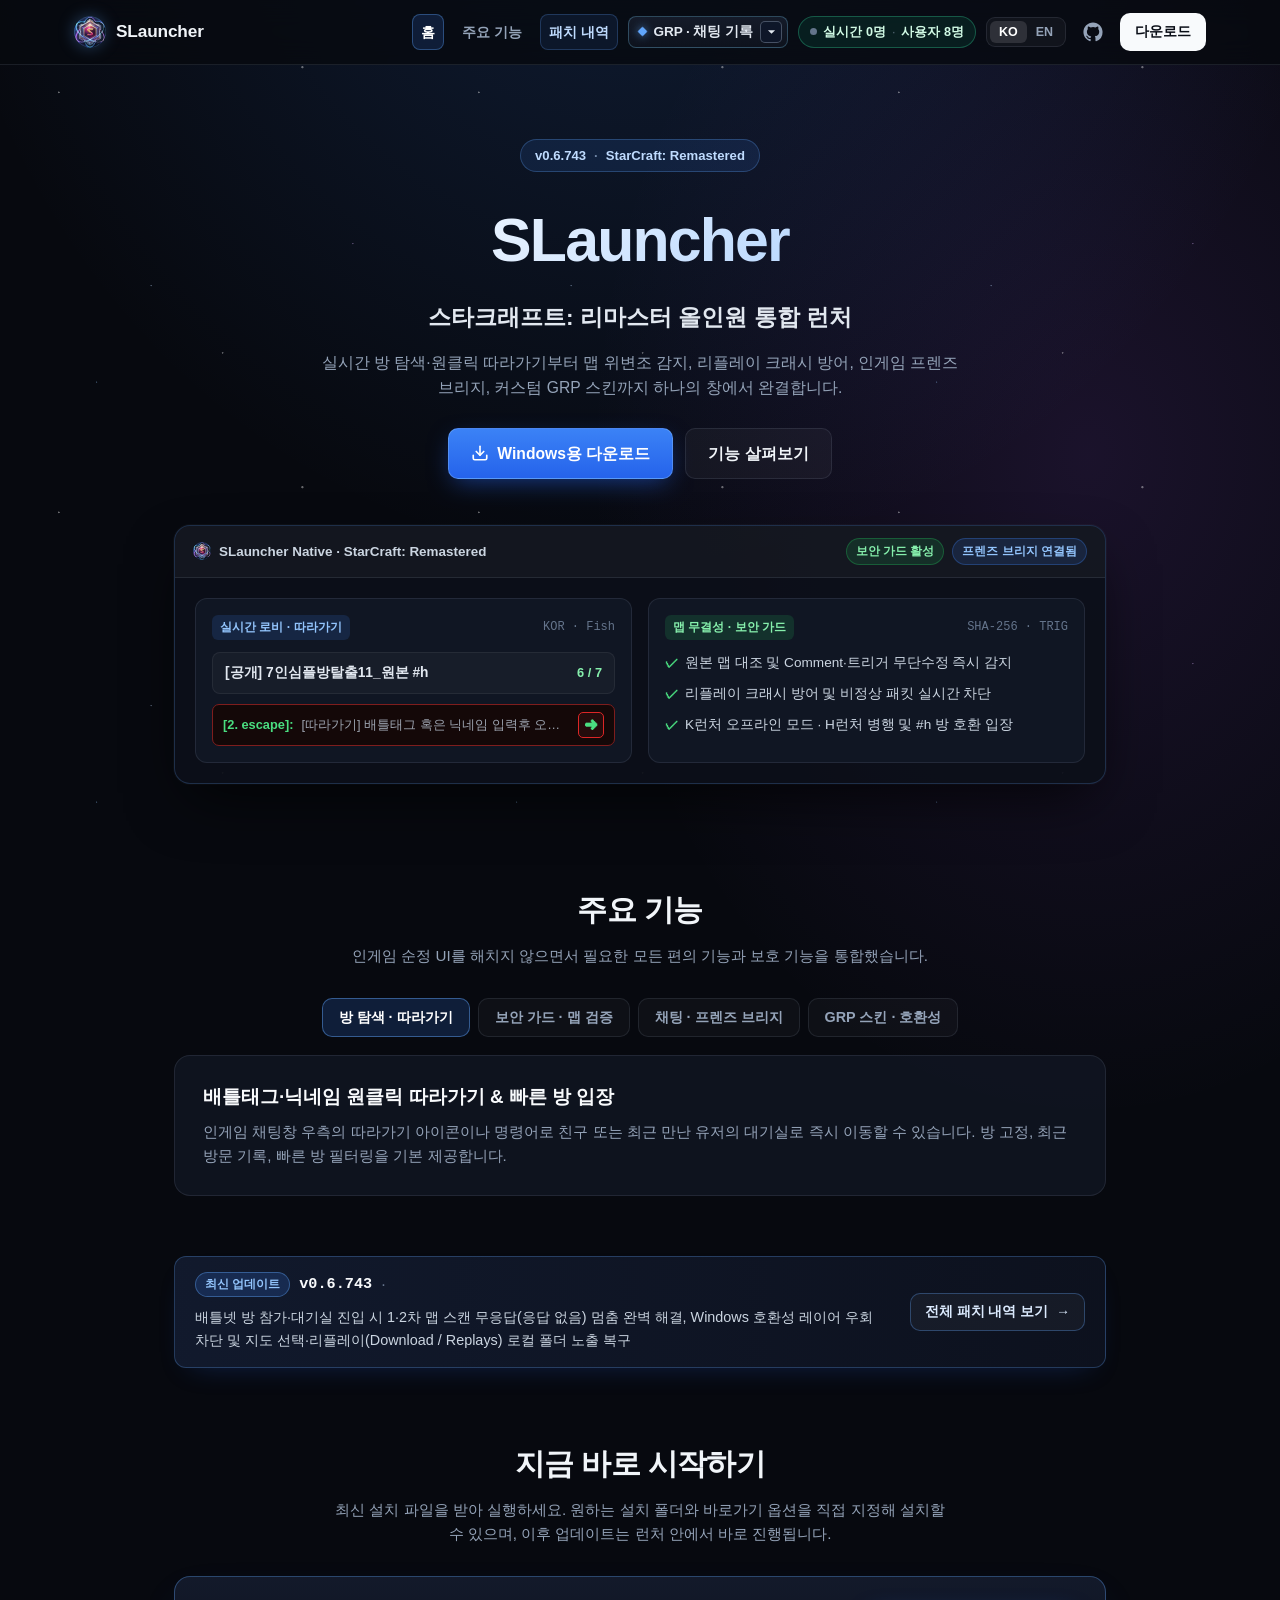
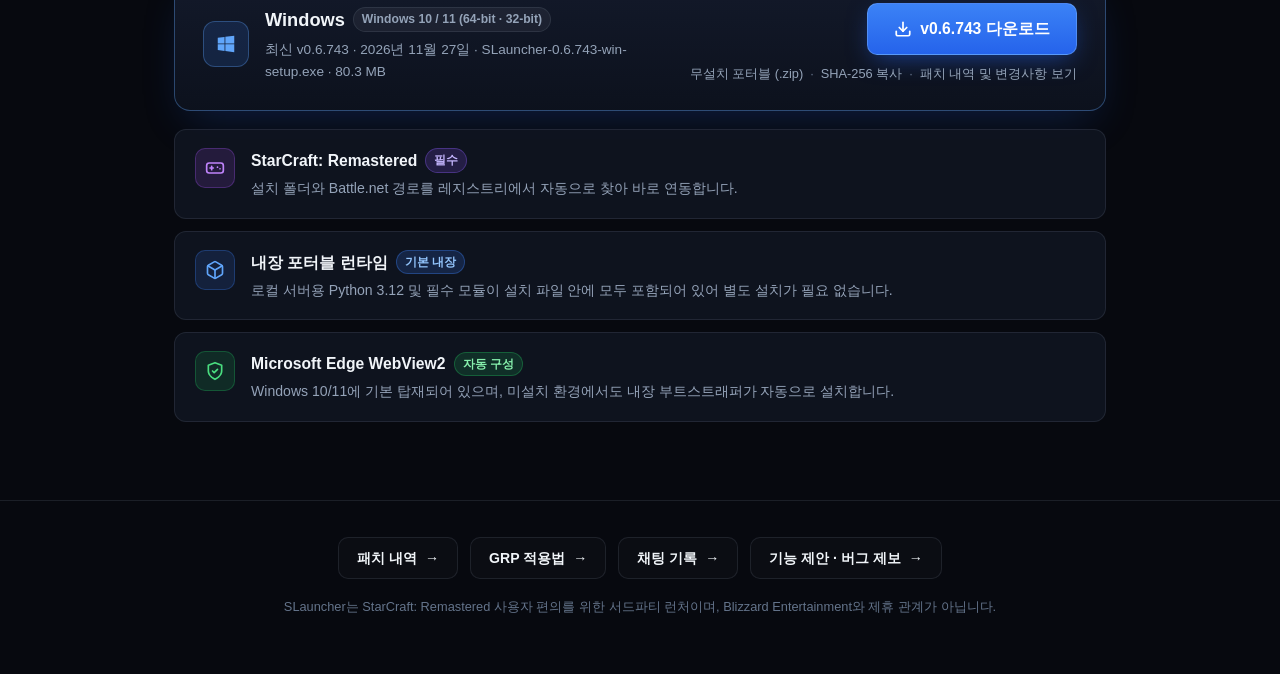
<file: index.html>
<!DOCTYPE html>
<html lang="ko">
<head>
  <meta charset="utf-8" />
  <meta name="viewport" content="width=device-width, initial-scale=1" />
  <title>SLauncher — StarCraft: Remastered 통합 런처</title>
  <meta name="description" content="실시간 방 탐색·원클릭 따라가기, 맵 위변조 감지 및 리플레이 크래시 방어, 인게임 프렌즈 브리지, 커스텀 GRP 스킨까지 지원하는 StarCraft: Remastered 통합 런처" />
  <meta property="og:type" content="website" />
  <meta property="og:title" content="SLauncher — StarCraft: Remastered 통합 런처" />
  <meta property="og:description" content="설치 파일 하나로 바로 시작하는 StarCraft: Remastered 올인원 런처" />
  <meta property="og:image" content="./assets/img/logo.png" />
  <link rel="icon" href="./favicon.ico" />
  <link rel="stylesheet" href="./assets/css/style.css?v=0.6.743-1" />
</head>
<body id="top">
  <div class="starfield" aria-hidden="true"></div>

  <header class="site-header">
    <div class="container header-inner">
      <a href="#top" class="brand">
        <img src="./assets/img/logo.png" alt="SLauncher" class="brand-logo" width="32" height="32" />
        <span class="brand-name">SLauncher</span>
      </a>

      <div class="header-actions">
        <a href="#top" class="nav-text-link nav-link-active" aria-current="page" data-i18n="navHome">홈</a>
        <a href="#features" class="nav-text-link" data-i18n="navFeatures">주요 기능</a>
        <a href="./changelog.html" class="nav-text-link nav-changelog-pill" data-i18n="navChangelog">패치 내역</a>

        <div class="nav-tools-dropdown" id="nav-tools-dropdown">
          <button
            type="button"
            class="nav-tools-trigger"
            id="nav-tools-trigger"
            aria-expanded="false"
            aria-haspopup="true"
            aria-controls="nav-tools-menu"
          >
            <span class="nav-tools-diamond" aria-hidden="true"></span>
            <span class="nav-tools-label" data-i18n="navToolsMenu">GRP · 채팅 기록</span>
            <span class="nav-tools-cap" aria-hidden="true">
              <svg class="nav-tools-tri" viewBox="0 0 10 6" width="9" height="6">
                <path d="M1 1l4 4 4-4" fill="currentColor" />
              </svg>
            </span>
          </button>

          <div class="nav-tools-panel" id="nav-tools-menu" role="menu" hidden>
            <a href="./grp-guide.html" class="nav-tools-head nav-tools-head-grp" role="menuitem">
              <span class="nav-tools-head-left">
                <span class="nav-tools-dot dot-grp" aria-hidden="true"></span>
                <span data-i18n="navGrpGuide">GRP 적용법</span>
              </span>
              <span class="nav-tools-go" data-i18n="navJumpOpen">열기 →</span>
            </a>

            <a href="./chat-history.html" class="nav-tools-head nav-tools-head-chat" role="menuitem">
              <span class="nav-tools-head-left">
                <span class="nav-tools-dot dot-chat" aria-hidden="true"></span>
                <span data-i18n="navChatHistory">채팅 기록</span>
              </span>
              <span class="nav-tools-go" data-i18n="navJumpOpen">열기 →</span>
            </a>

            <a href="./clan.html" class="nav-tools-head nav-tools-head-clan" role="menuitem">
              <span class="nav-tools-head-left">
                <span class="nav-tools-dot dot-clan" aria-hidden="true"></span>
                <span data-i18n="navClanSoon">공개 예정(클랜)</span>
              </span>
              <span class="nav-tools-go" data-i18n="navJumpOpen">열기 →</span>
            </a>
          </div>
        </div>

        <div id="nav-user-badge" class="nav-user-badge" role="status" aria-live="polite">
          <span class="nav-live-dot" aria-hidden="true"></span>
          <span id="nav-user-online">실시간 0명</span>
          <span class="nav-user-sep" aria-hidden="true">·</span>
          <span id="nav-user-total">사용자 8명</span>
        </div>

        <div class="lang-switch" role="group" aria-label="Language switcher">
          <button type="button" class="lang-btn active" data-lang="ko">KO</button>
          <button type="button" class="lang-btn" data-lang="en">EN</button>
        </div>

        <a id="nav-github-link" href="#download" target="_blank" rel="noopener" class="icon-link" aria-label="GitHub Releases" title="GitHub Releases">
          <svg viewBox="0 0 24 24" width="20" height="20" fill="currentColor" aria-hidden="true">
            <path d="M12 .5C5.65.5.5 5.66.5 12.02c0 5.1 3.3 9.42 7.88 10.95.58.1.79-.25.79-.56v-2.02c-3.2.7-3.88-1.38-3.88-1.38-.52-1.34-1.28-1.7-1.28-1.7-1.05-.72.08-.7.08-.7 1.16.08 1.77 1.2 1.77 1.2 1.03 1.77 2.7 1.26 3.36.96.1-.75.4-1.26.73-1.55-2.56-.29-5.25-1.28-5.25-5.7 0-1.26.45-2.29 1.19-3.1-.12-.29-.52-1.47.11-3.06 0 0 .97-.31 3.18 1.18a11.02 11.02 0 0 1 5.8 0c2.2-1.49 3.17-1.18 3.17-1.18.63 1.59.23 2.77.12 3.06.74.81 1.18 1.84 1.18 3.1 0 4.43-2.7 5.4-5.27 5.69.42.36.78 1.06.78 2.14v3.17c0 .31.21.67.8.56A11.53 11.53 0 0 0 23.5 12.02C23.5 5.66 18.35.5 12 .5Z"/>
          </svg>
        </a>

        <a href="#download" class="btn btn-sm btn-light" data-i18n="navDownload">다운로드</a>
      </div>
    </div>
  </header>

  <main>
    <!-- Hero Section -->
    <section class="hero">
      <div class="container hero-inner">
        <div class="hero-pill">
          <span id="hero-version">v0.6.743</span>
          <span class="dot">·</span>
          <span>StarCraft: Remastered</span>
        </div>

        <h1 class="hero-title">SLauncher</h1>
        <p class="hero-subtitle" data-i18n="heroSubtitle">스타크래프트: 리마스터 올인원 통합 런처</p>
        <p class="hero-desc" data-i18n="heroDesc">
          실시간 방 탐색·원클릭 따라가기부터 맵 위변조 감지, 리플레이 크래시 방어, 인게임 프렌즈 브리지, 커스텀 GRP 스킨까지 하나의 창에서 완결합니다.
        </p>

        <div class="hero-cta">
          <a href="#download" class="btn btn-primary btn-lg">
            <svg viewBox="0 0 24 24" width="18" height="18" fill="none" stroke="currentColor" stroke-width="2.2" stroke-linecap="round" stroke-linejoin="round" aria-hidden="true">
              <path d="M21 15v4a2 2 0 0 1-2 2H5a2 2 0 0 1-2-2v-4"/>
              <polyline points="7 10 12 15 17 10"/>
              <line x1="12" y1="15" x2="12" y2="3"/>
            </svg>
            <span data-i18n="heroDownloadBtn">Windows용 다운로드</span>
          </a>
          <a href="#features" class="btn btn-ghost btn-lg" data-i18n="heroExploreBtn">기능 살펴보기</a>
        </div>

        <!-- Visual App Preview Mockup -->
        <div class="preview-window" aria-label="SLauncher Interface Preview">
          <div class="preview-titlebar">
            <div class="preview-brand">
              <img src="./assets/img/logo.png" alt="" width="18" height="18" />
              <span>SLauncher Native · StarCraft: Remastered</span>
            </div>
            <div class="preview-badges">
              <span class="status-chip status-ok" data-i18n="previewStatusGuard">보안 가드 활성</span>
              <span class="status-chip status-info" data-i18n="previewStatusBridge">프렌즈 브리지 연결됨</span>
            </div>
          </div>
          <div class="preview-body">
            <div class="preview-grid">
              <div class="mock-card">
                <div class="mock-card-head">
                  <span class="mock-tag tag-blue" data-i18n="mockRoomTag">실시간 로비 · 따라가기</span>
                  <span class="mock-meta">KOR · Fish</span>
                </div>
                <div class="mock-room-row">
                  <span class="room-title">[공개] 7인심플방탈출11_원본 #h</span>
                  <span class="room-slots">6 / 7</span>
                </div>
                <div class="mock-chat-bar">
                  <span class="mock-channel">[2. escape]:</span>
                  <span class="mock-placeholder" data-i18n="mockFollowPh">[따라가기] 배틀태그 혹은 닉네임 입력후 오른쪽 아이콘 클릭</span>
                  <span class="mock-follow-btn" aria-hidden="true">➜</span>
                </div>
              </div>

              <div class="mock-card">
                <div class="mock-card-head">
                  <span class="mock-tag tag-green" data-i18n="mockGuardTag">맵 무결성 · 보안 가드</span>
                  <span class="mock-meta">SHA-256 · TRIG</span>
                </div>
                <ul class="mock-check-list">
                  <li data-i18n="mockCheck1">원본 맵 대조 및 Comment·트리거 무단수정 즉시 감지</li>
                  <li data-i18n="mockCheck2">리플레이 크래시 방어 및 비정상 패킷 실시간 차단</li>
                  <li data-i18n="mockCheck3">K런처 오프라인 모드 · H런처 병행 및 #h 방 호환 입장</li>
                </ul>
              </div>
            </div>
          </div>
        </div>
      </div>
    </section>

    <!-- Features Section -->
    <section id="features" class="section">
      <div class="container">
        <div class="section-head">
          <h2 class="section-title" data-i18n="featuresTitle">주요 기능</h2>
          <p class="section-sub" data-i18n="featuresSub">인게임 순정 UI를 해치지 않으면서 필요한 모든 편의 기능과 보호 기능을 통합했습니다.</p>
        </div>

        <div class="feature-tabs" role="tablist">
          <button type="button" class="tab-btn active" role="tab" aria-selected="true" data-tab="follow" data-i18n="tabFollow">방 탐색 · 따라가기</button>
          <button type="button" class="tab-btn" role="tab" aria-selected="false" data-tab="security" data-i18n="tabSecurity">보안 가드 · 맵 검증</button>
          <button type="button" class="tab-btn" role="tab" aria-selected="false" data-tab="friends" data-i18n="tabFriends">채팅 · 프렌즈 브리지</button>
          <button type="button" class="tab-btn" role="tab" aria-selected="false" data-tab="grp" data-i18n="tabGrp">GRP 스킨 · 호환성</button>
        </div>

        <div class="tab-panels">
          <article class="tab-panel active" data-panel="follow">
            <h3 data-i18n="panelFollowTitle">배틀태그·닉네임 원클릭 따라가기 & 빠른 방 입장</h3>
            <p data-i18n="panelFollowDesc">
              인게임 채팅창 우측의 따라가기 아이콘이나 명령어로 친구 또는 최근 만난 유저의 대기실로 즉시 이동할 수 있습니다. 방 고정, 최근 방문 기록, 빠른 방 필터링을 기본 제공합니다.
            </p>
          </article>

          <article class="tab-panel" data-panel="security">
            <h3 data-i18n="panelSecurityTitle">맵 무단수정 정밀 감지 & 리플레이 크래시 방어</h3>
            <p data-i18n="panelSecurityDesc">
              원본 맵 지문과 비교하여 Comment 삭제·비움, 트리거 위치 변경 등 교묘한 무단수정을 즉시 식별하며, 리플레이 크래시 및 비정상 패킷으로부터 게임 세션을 안전하게 보호합니다.
            </p>
          </article>

          <article class="tab-panel" data-panel="friends">
            <h3 data-i18n="panelFriendsTitle">스타크래프트 순정 UI 그대로 확장되는 프렌즈·채팅</h3>
            <p data-i18n="panelFriendsDesc">
              스타크래프트 자체 채팅·로비 UI 크기와 디자인을 100% 보존하면서, 실시간 친구 접속 위치 확인, 귓속말 보조, 로비 참가자 메모, 자동 강퇴 및 본인이 직접 참여한 방·게임의 날짜별 채팅 기록 조회를 자연스럽게 통합합니다.
            </p>
            <div class="tab-panel-actions">
              <a href="./chat-history.html" class="btn btn-ghost btn-sm chat-panel-cta">
                <span data-i18n="panelChatHistoryBtn">날짜별 채팅 기록 보기</span>
                <span aria-hidden="true">→</span>
              </a>
            </div>
          </article>

          <article class="tab-panel" data-panel="grp">
            <h3 data-i18n="panelGrpTitle">커스텀 GRP 스킨 프리뷰 & 타 런처 완벽 병행</h3>
            <p data-i18n="panelGrpDesc">
              SD/HD 유닛 및 지형 GRP 스킨을 미리보기로 확인하고 즉시 적용할 수 있으며, K런처 오프라인 모드·H런처와의 동시 병행 및 #h 전용방 호환 입장까지 지원합니다.
            </p>
            <div class="tab-panel-actions">
              <a href="./grp-guide.html" class="btn btn-ghost btn-sm grp-panel-cta">
                <span data-i18n="panelGrpGuideBtn">GRP 적용법 가이드 보기</span>
                <span aria-hidden="true">→</span>
              </a>
            </div>
          </article>
        </div>
      </div>
    </section>

    <!-- Compact Latest Patch Callout (Links to Dedicated Patch Notes Page) -->
    <section class="patch-callout-section">
      <div class="container">
        <div class="patch-callout-bar">
          <div class="patch-callout-left">
            <span class="patch-badge badge-latest" data-i18n="patchBadgeLatest">최신 업데이트</span>
            <span id="callout-version" class="patch-callout-ver">v0.6.743</span>
            <span class="patch-callout-sep" aria-hidden="true">·</span>
            <span class="patch-callout-text" data-i18n="p743Summary">배틀넷 방 참가·대기실 진입 시 1·2차 맵 스캔 무응답(응답 없음) 멈춤 완벽 해결, Windows 호환성 레이어 우회 차단 및 지도 선택·리플레이(Download / Replays) 로컬 폴더 노출 복구</span>
          </div>
          <a href="./changelog.html" class="btn btn-ghost btn-sm patch-callout-btn">
            <span data-i18n="viewAllPatchesBtn">전체 패치 내역 보기</span>
            <span aria-hidden="true">→</span>
          </a>
        </div>
      </div>
    </section>

    <!-- Download Section -->
    <section id="download" class="section">
      <div class="container">
        <div class="section-head">
          <h2 class="section-title" data-i18n="dlTitle">지금 바로 시작하기</h2>
          <p class="section-sub" data-i18n="dlSub">
            최신 설치 파일을 받아 실행하세요. 원하는 설치 폴더와 바로가기 옵션을 직접 지정해 설치할 수 있으며, 이후 업데이트는 런처 안에서 바로 진행됩니다.
          </p>
        </div>

        <!-- Primary Download Card (Khaydarin Studio Style) -->
        <div class="download-card">
          <div class="dl-card-left">
            <div class="os-badge-row">
              <span class="os-icon" aria-hidden="true">
                <svg viewBox="0 0 24 24" width="22" height="22" fill="currentColor">
                  <path d="M3 5.3 10.4 4.3v7.1H3V5.3Zm8.3-1.1L21 2.9v8.5h-9.7V4.2ZM3 12.3h7.4v7.2L3 18.5v-6.2Zm8.3 0H21v8.8l-9.7-1.4v-7.4Z"/>
                </svg>
              </span>
              <div>
                <div class="os-title">
                  <span>Windows</span>
                  <span class="arch-pill">Windows 10 / 11 (64-bit · 32-bit)</span>
                </div>
                <div id="release-meta" class="release-meta">
                  최신 v0.6.743 · SLauncher-0.6.743-win-setup.exe
                </div>
              </div>
            </div>
          </div>

          <div class="dl-card-right">
            <a id="btn-download-setup" href="https://github.com/MOVINGSTART/SLauncher/releases/download/v0.6.743/SLauncher-0.6.743-win-setup.exe" class="btn btn-primary btn-dl">
              <svg viewBox="0 0 24 24" width="18" height="18" fill="none" stroke="currentColor" stroke-width="2.3" stroke-linecap="round" stroke-linejoin="round" aria-hidden="true">
                <path d="M21 15v4a2 2 0 0 1-2 2H5a2 2 0 0 1-2-2v-4"/>
                <polyline points="7 10 12 15 17 10"/>
                <line x1="12" y1="15" x2="12" y2="3"/>
              </svg>
              <span id="btn-download-label">v0.6.743 다운로드</span>
            </a>

            <div class="dl-sublinks">
              <a id="btn-download-zip" href="https://github.com/MOVINGSTART/SLauncher/releases/download/v0.6.743/SLauncher_v0.6.743.zip" class="sublink" data-i18n="dlPortableLink">무설치 포터블 (.zip)</a>
              <span class="sep">·</span>
              <button type="button" id="btn-copy-sha" class="sublink-btn" data-sha="ffcebbd17bfc560b37770ea0b94d2d6a5a7181d1e603d46bad72cd3ecf6e152a" data-i18n="dlCopySha">SHA-256 복사</button>
              <span id="releases-sep" class="sep">·</span>
              <a id="link-releases" href="./changelog.html" class="sublink" data-i18n="dlChangelogLink">패치 내역 및 변경사항 보기</a>
            </div>
          </div>
        </div>

        <!-- System Requirements Cards -->
        <div class="req-stack">
          <div class="req-card">
            <div class="req-icon req-icon-purple" aria-hidden="true">
              <svg viewBox="0 0 24 24" width="20" height="20" fill="none" stroke="currentColor" stroke-width="2" stroke-linecap="round" stroke-linejoin="round">
                <rect x="2" y="6" width="20" height="12" rx="3"/>
                <path d="M6 12h4M8 10v4M15 11h.01M18 13h.01"/>
              </svg>
            </div>
            <div class="req-content">
              <div class="req-title-row">
                <h4>StarCraft: Remastered</h4>
                <span class="badge badge-req" data-i18n="badgeRequired">필수</span>
              </div>
              <p data-i18n="reqScDesc">설치 폴더와 Battle.net 경로를 레지스트리에서 자동으로 찾아 바로 연동합니다.</p>
            </div>
          </div>

          <div class="req-card">
            <div class="req-icon req-icon-blue" aria-hidden="true">
              <svg viewBox="0 0 24 24" width="20" height="20" fill="none" stroke="currentColor" stroke-width="2" stroke-linecap="round" stroke-linejoin="round">
                <path d="M21 16V8a2 2 0 0 0-1-1.73l-7-4a2 2 0 0 0-2 0l-7 4A2 2 0 0 0 3 8v8a2 2 0 0 0 1 1.73l7 4a2 2 0 0 0 2 0l7-4A2 2 0 0 0 21 16z"/>
                <polyline points="3.3 7 12 12 20.7 7"/>
                <line x1="12" y1="22" x2="12" y2="12"/>
              </svg>
            </div>
            <div class="req-content">
              <div class="req-title-row">
                <h4 data-i18n="reqRuntimeTitle">내장 포터블 런타임</h4>
                <span class="badge badge-included" data-i18n="badgeIncluded">기본 내장</span>
              </div>
              <p data-i18n="reqRuntimeDesc">로컬 서버용 Python 3.12 및 필수 모듈이 설치 파일 안에 모두 포함되어 있어 별도 설치가 필요 없습니다.</p>
            </div>
          </div>

          <div class="req-card">
            <div class="req-icon req-icon-green" aria-hidden="true">
              <svg viewBox="0 0 24 24" width="20" height="20" fill="none" stroke="currentColor" stroke-width="2" stroke-linecap="round" stroke-linejoin="round">
                <path d="M12 22s8-4 8-10V5l-8-3-8 3v7c0 6 8 10 8 10z"/>
                <polyline points="9 12 11 14 15 10"/>
              </svg>
            </div>
            <div class="req-content">
              <div class="req-title-row">
                <h4>Microsoft Edge WebView2</h4>
                <span class="badge badge-opt" data-i18n="badgeAuto">자동 구성</span>
              </div>
              <p data-i18n="reqWv2Desc">Windows 10/11에 기본 탑재되어 있으며, 미설치 환경에서도 내장 부트스트래퍼가 자동으로 설치합니다.</p>
            </div>
          </div>
        </div>
      </div>
    </section>
  </main>

  <footer class="site-footer">
    <div class="container footer-inner">
      <div class="footer-actions">
        <a href="./changelog.html" class="outline-pill">
          <span data-i18n="navChangelog">패치 내역</span>
          <span aria-hidden="true">→</span>
        </a>
        <a href="./grp-guide.html" class="outline-pill">
          <span data-i18n="navGrpGuide">GRP 적용법</span>
          <span aria-hidden="true">→</span>
        </a>
        <a href="./chat-history.html" class="outline-pill">
          <span data-i18n="navChatHistory">채팅 기록</span>
          <span aria-hidden="true">→</span>
        </a>
        <a id="footer-issues-link" href="#download" class="outline-pill">
          <span data-i18n="footerFeedback">기능 제안 · 버그 제보</span>
          <span aria-hidden="true">→</span>
        </a>
      </div>
      <p class="footer-note" data-i18n="footerDisclaimer">
        SLauncher는 StarCraft: Remastered 사용자 편의를 위한 서드파티 런처이며, Blizzard Entertainment와 제휴 관계가 아닙니다.
      </p>
    </div>
  </footer>

  <div id="toast" class="toast" role="status" aria-live="polite"></div>
  <script src="./assets/js/main.js?v=0.6.743-2"></script>
</body>
</html>
</file>
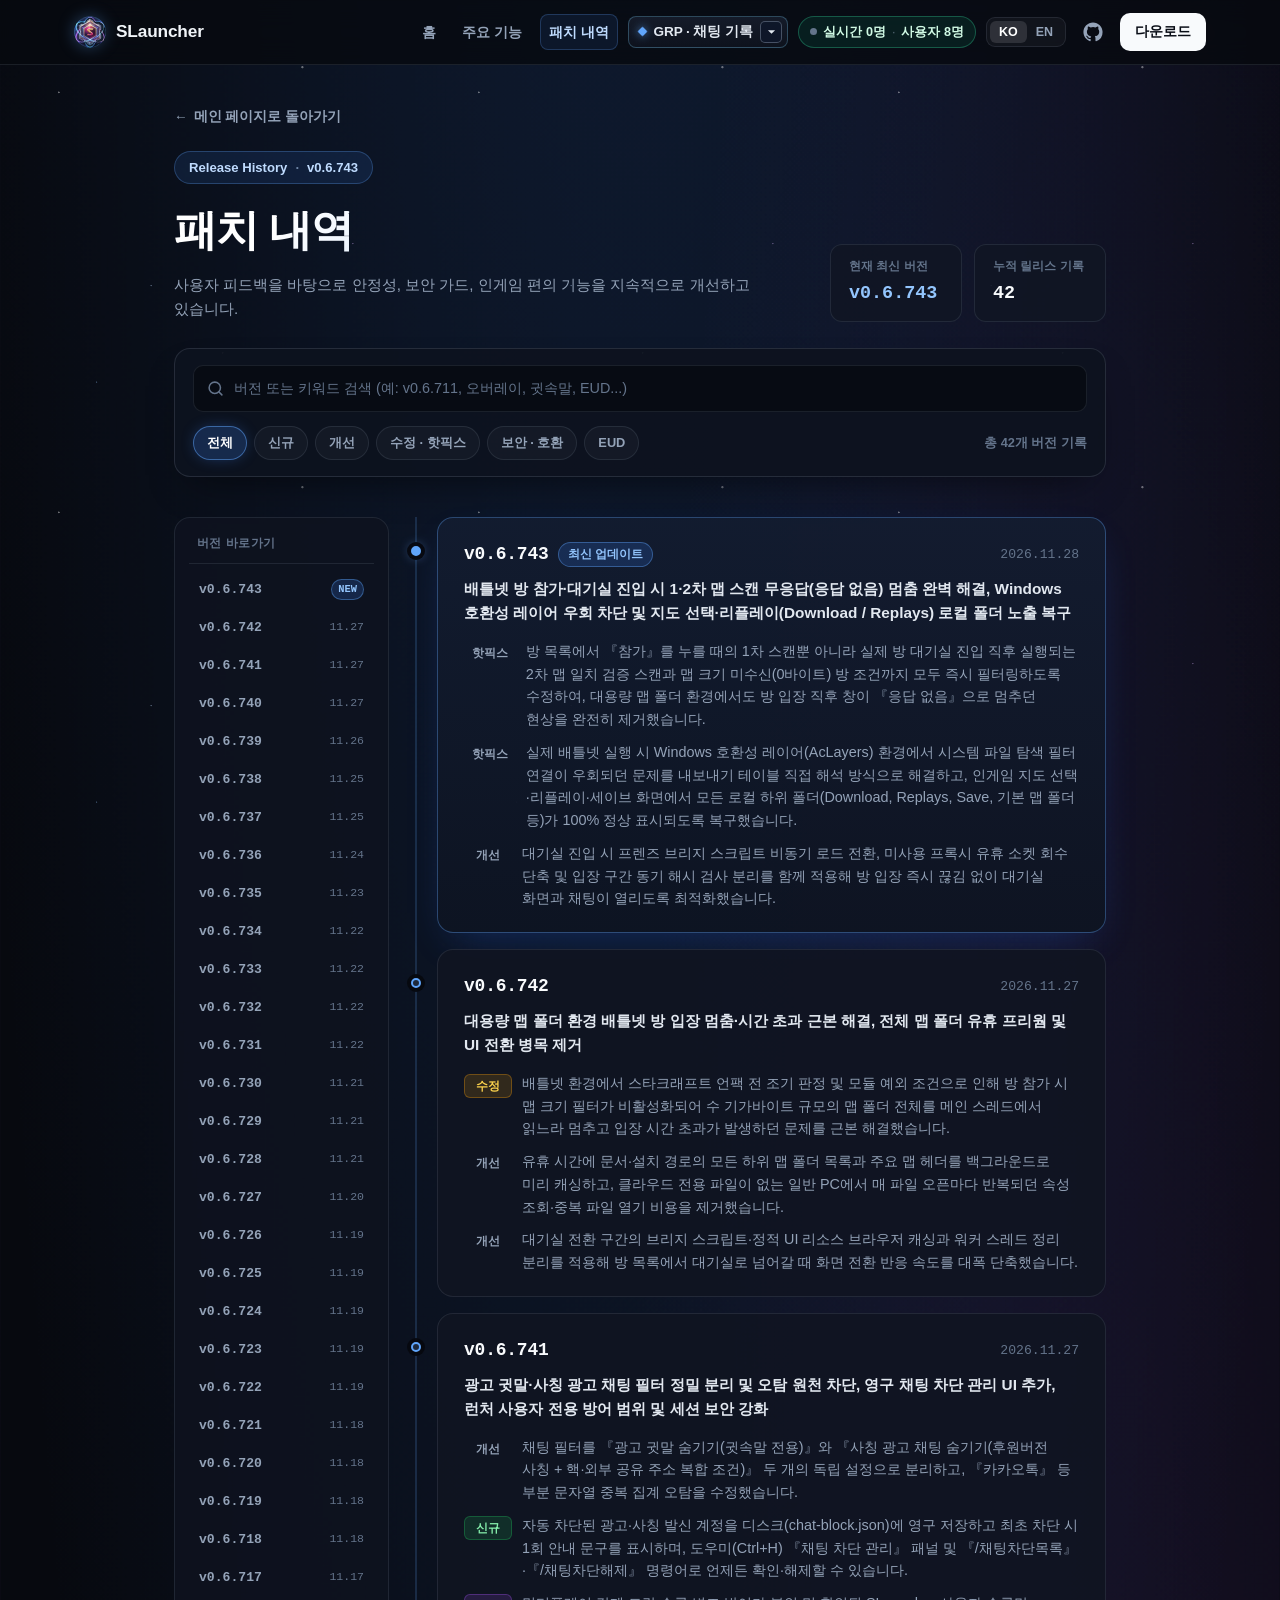
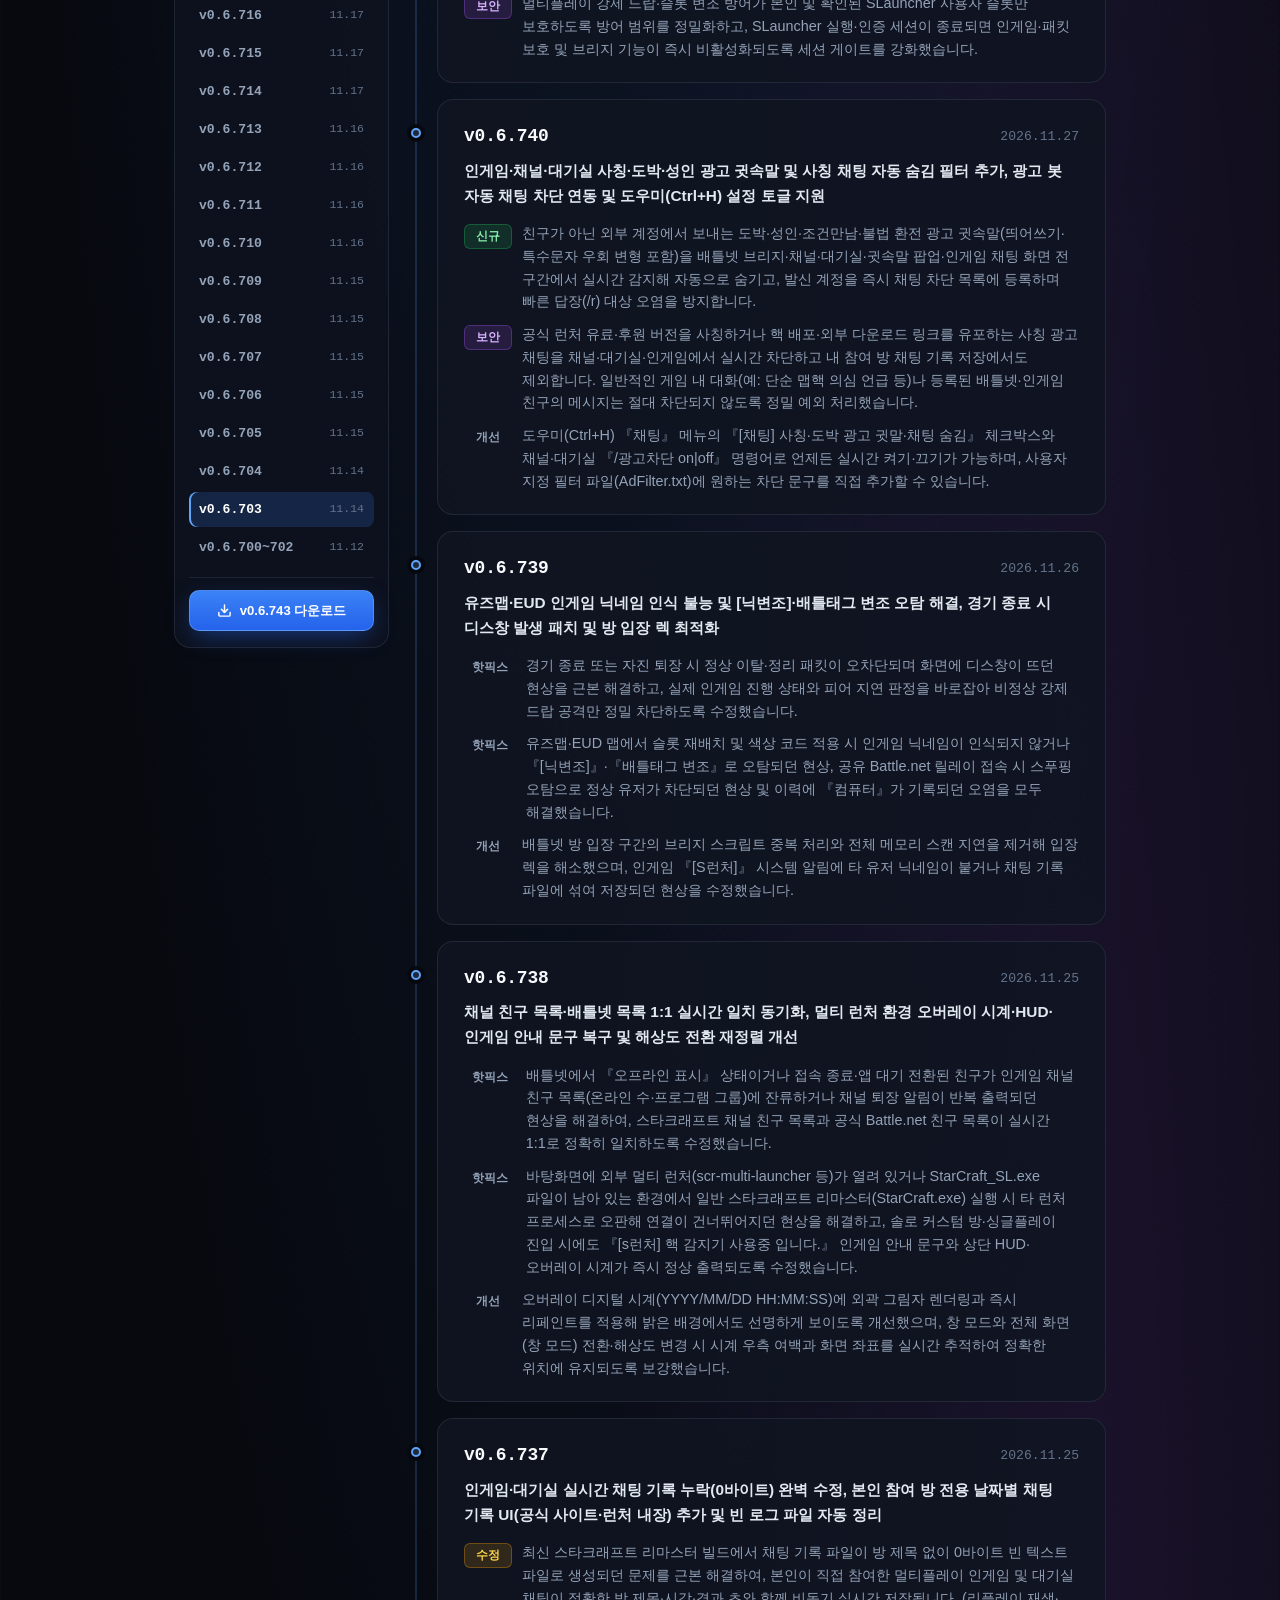
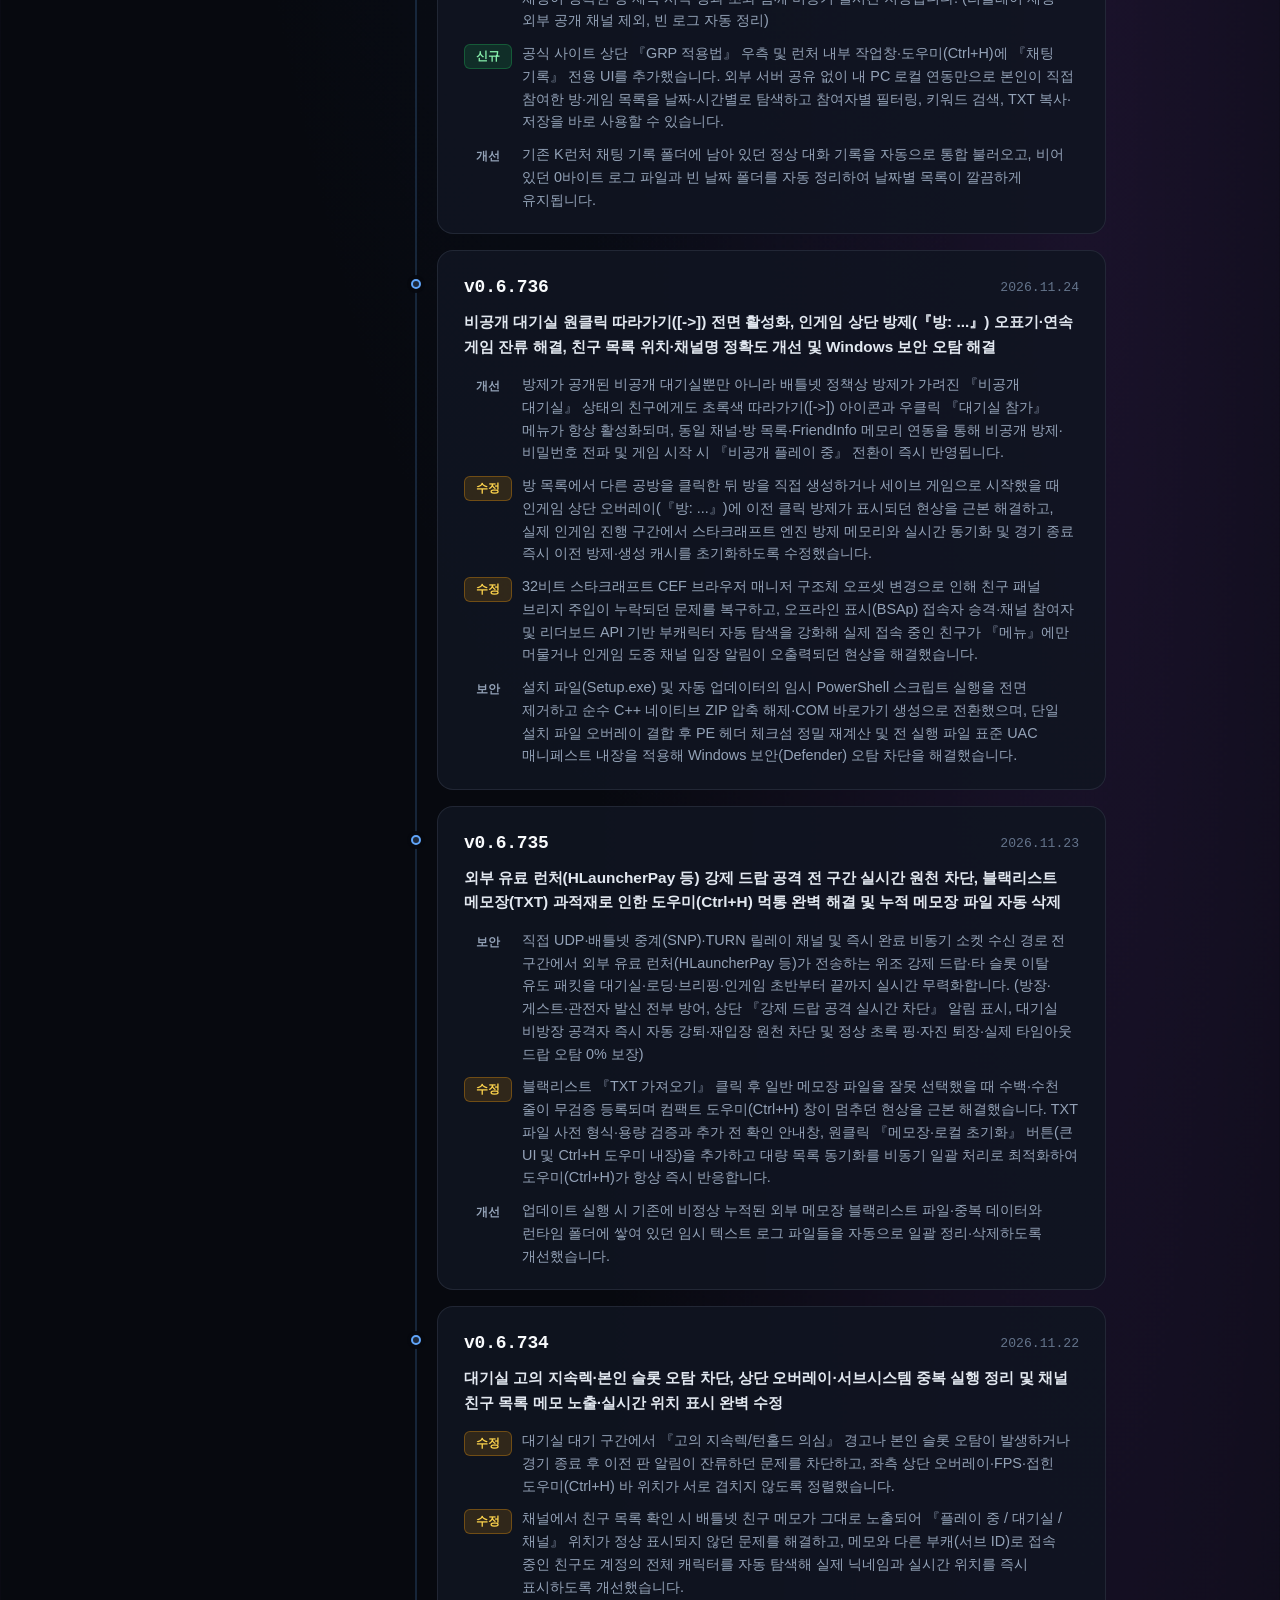
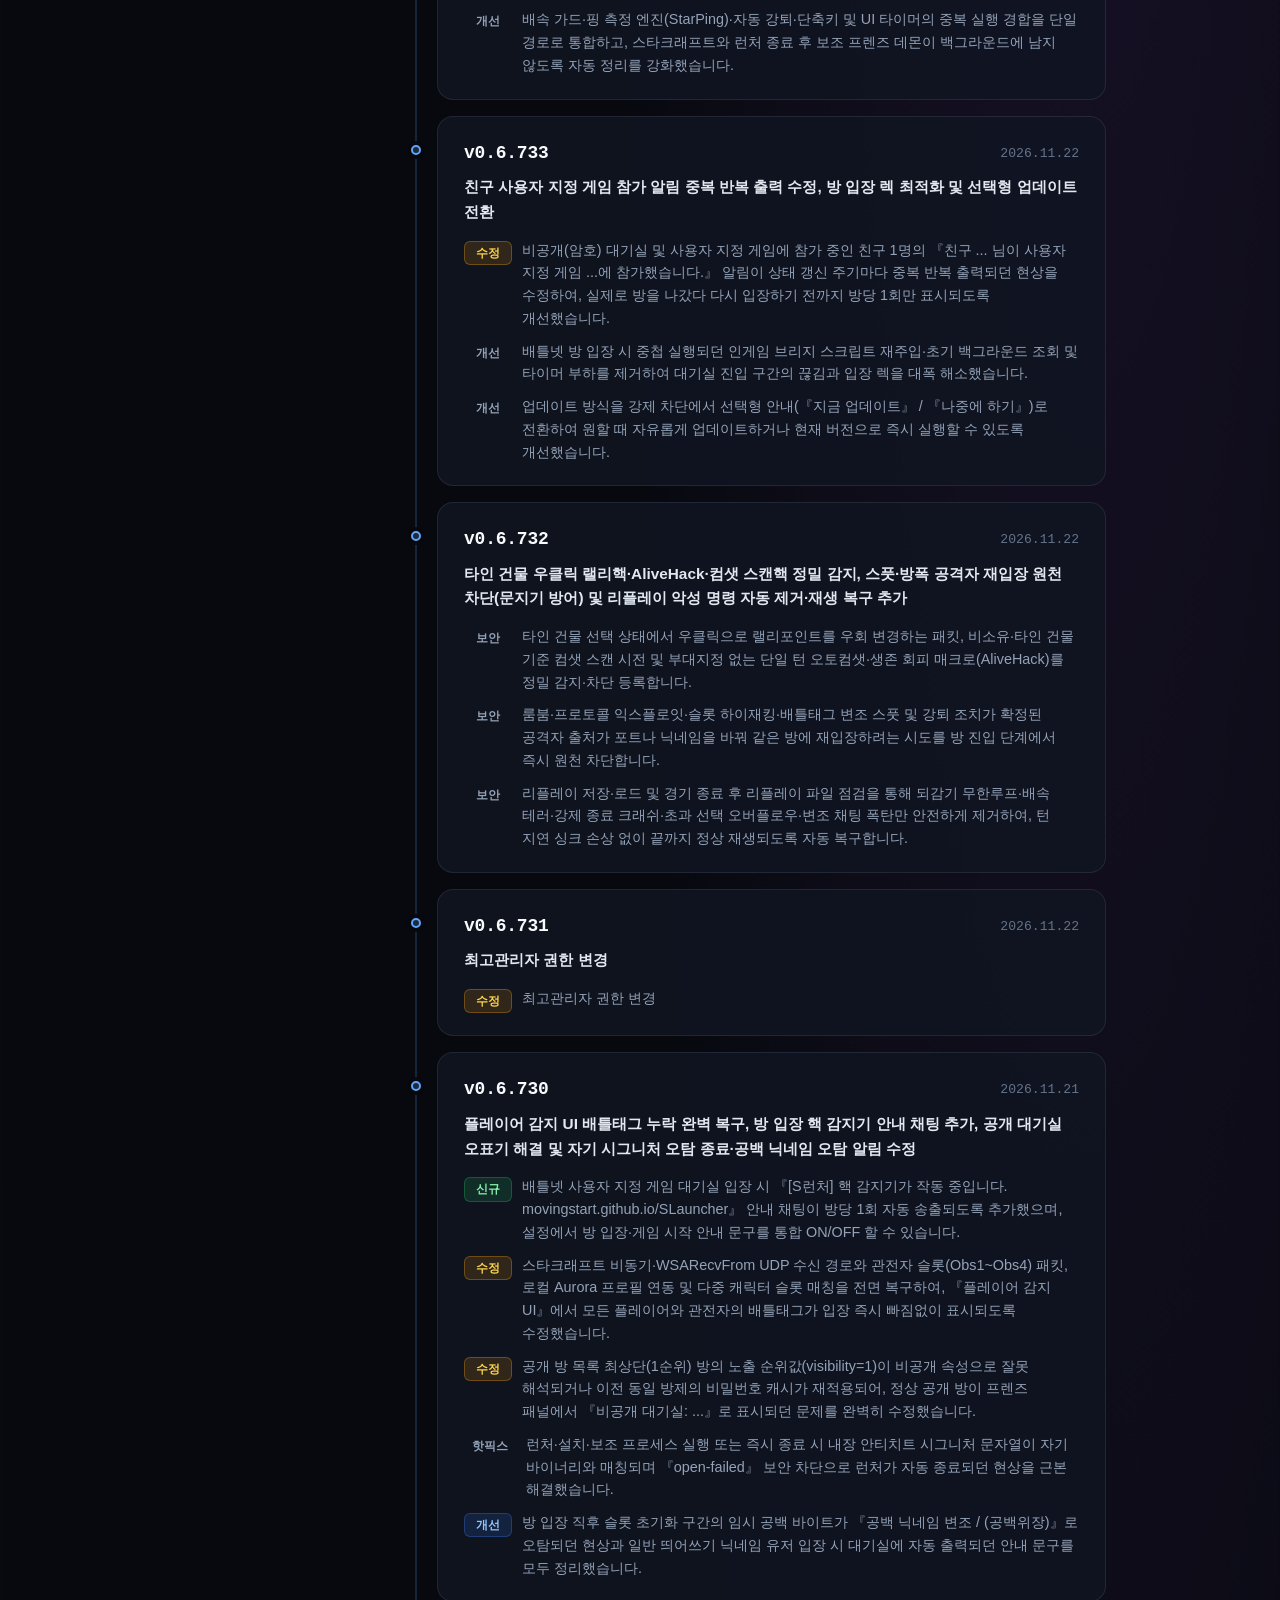
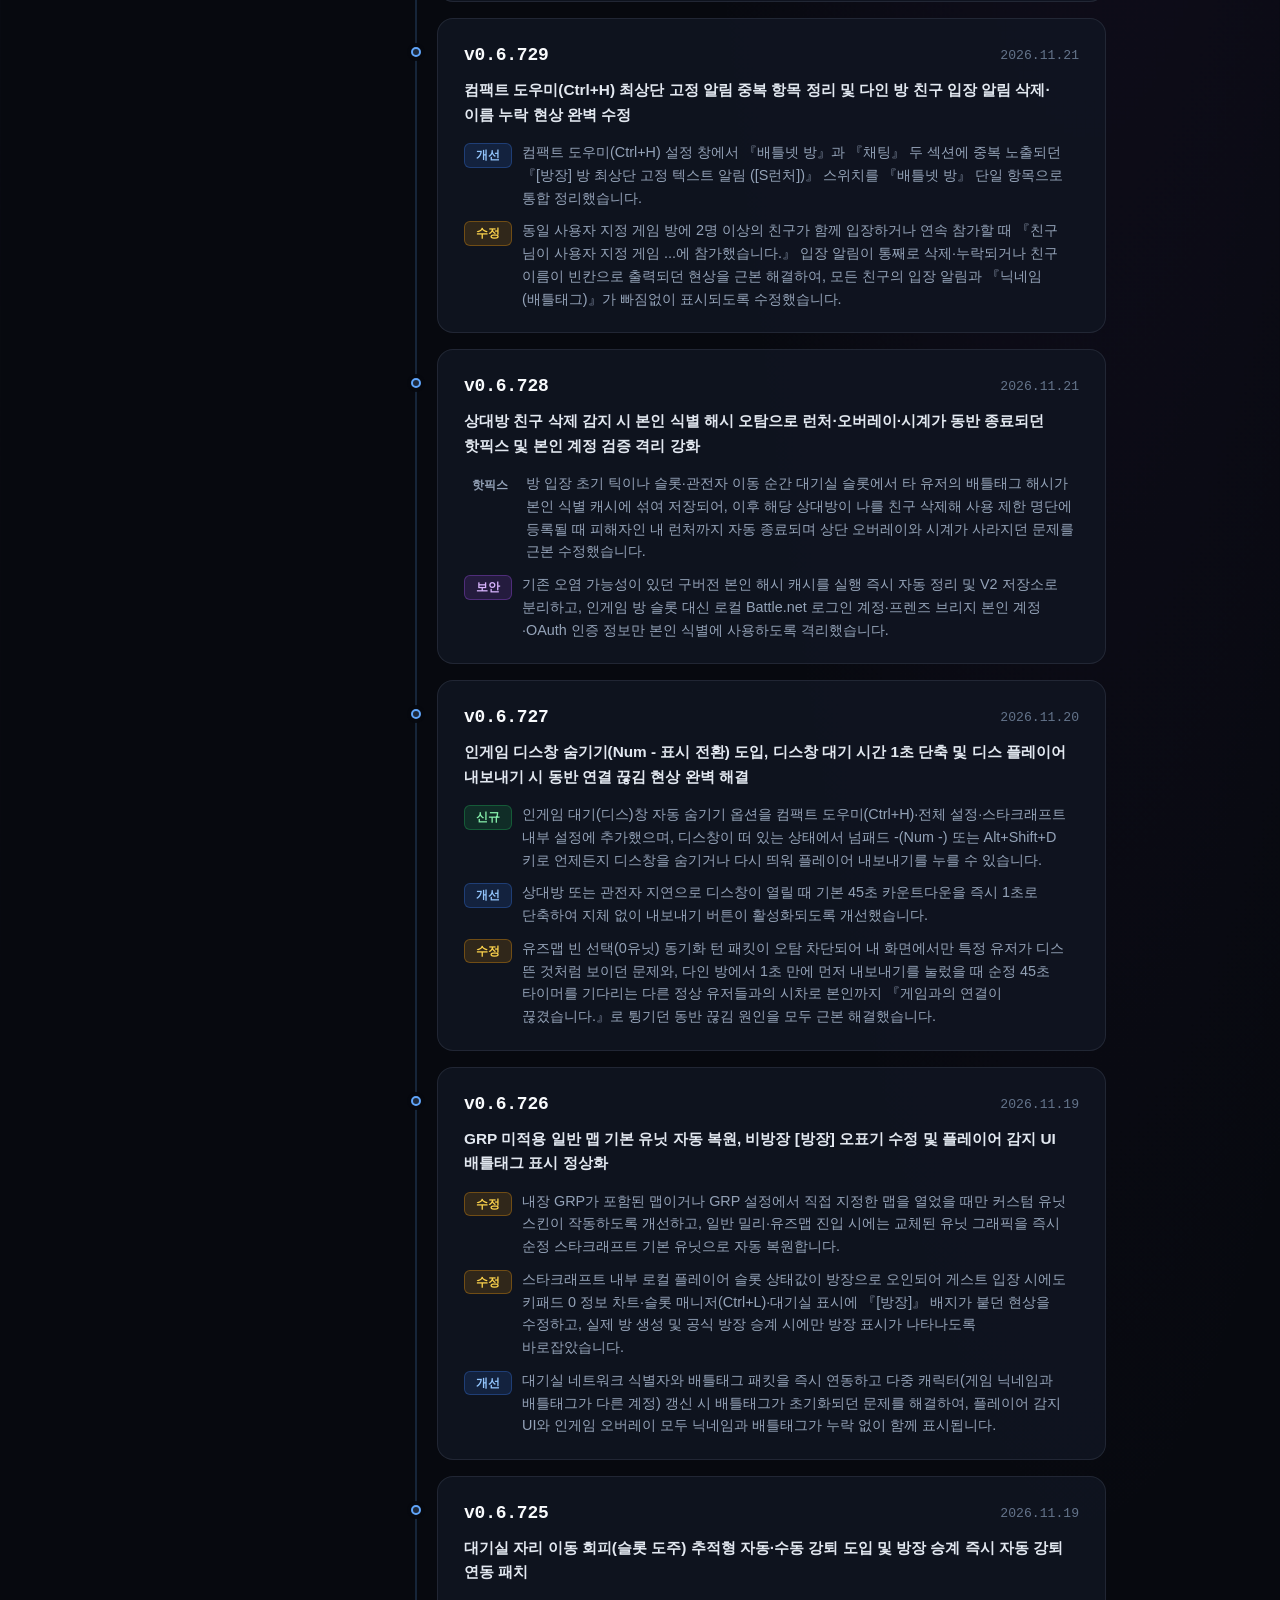
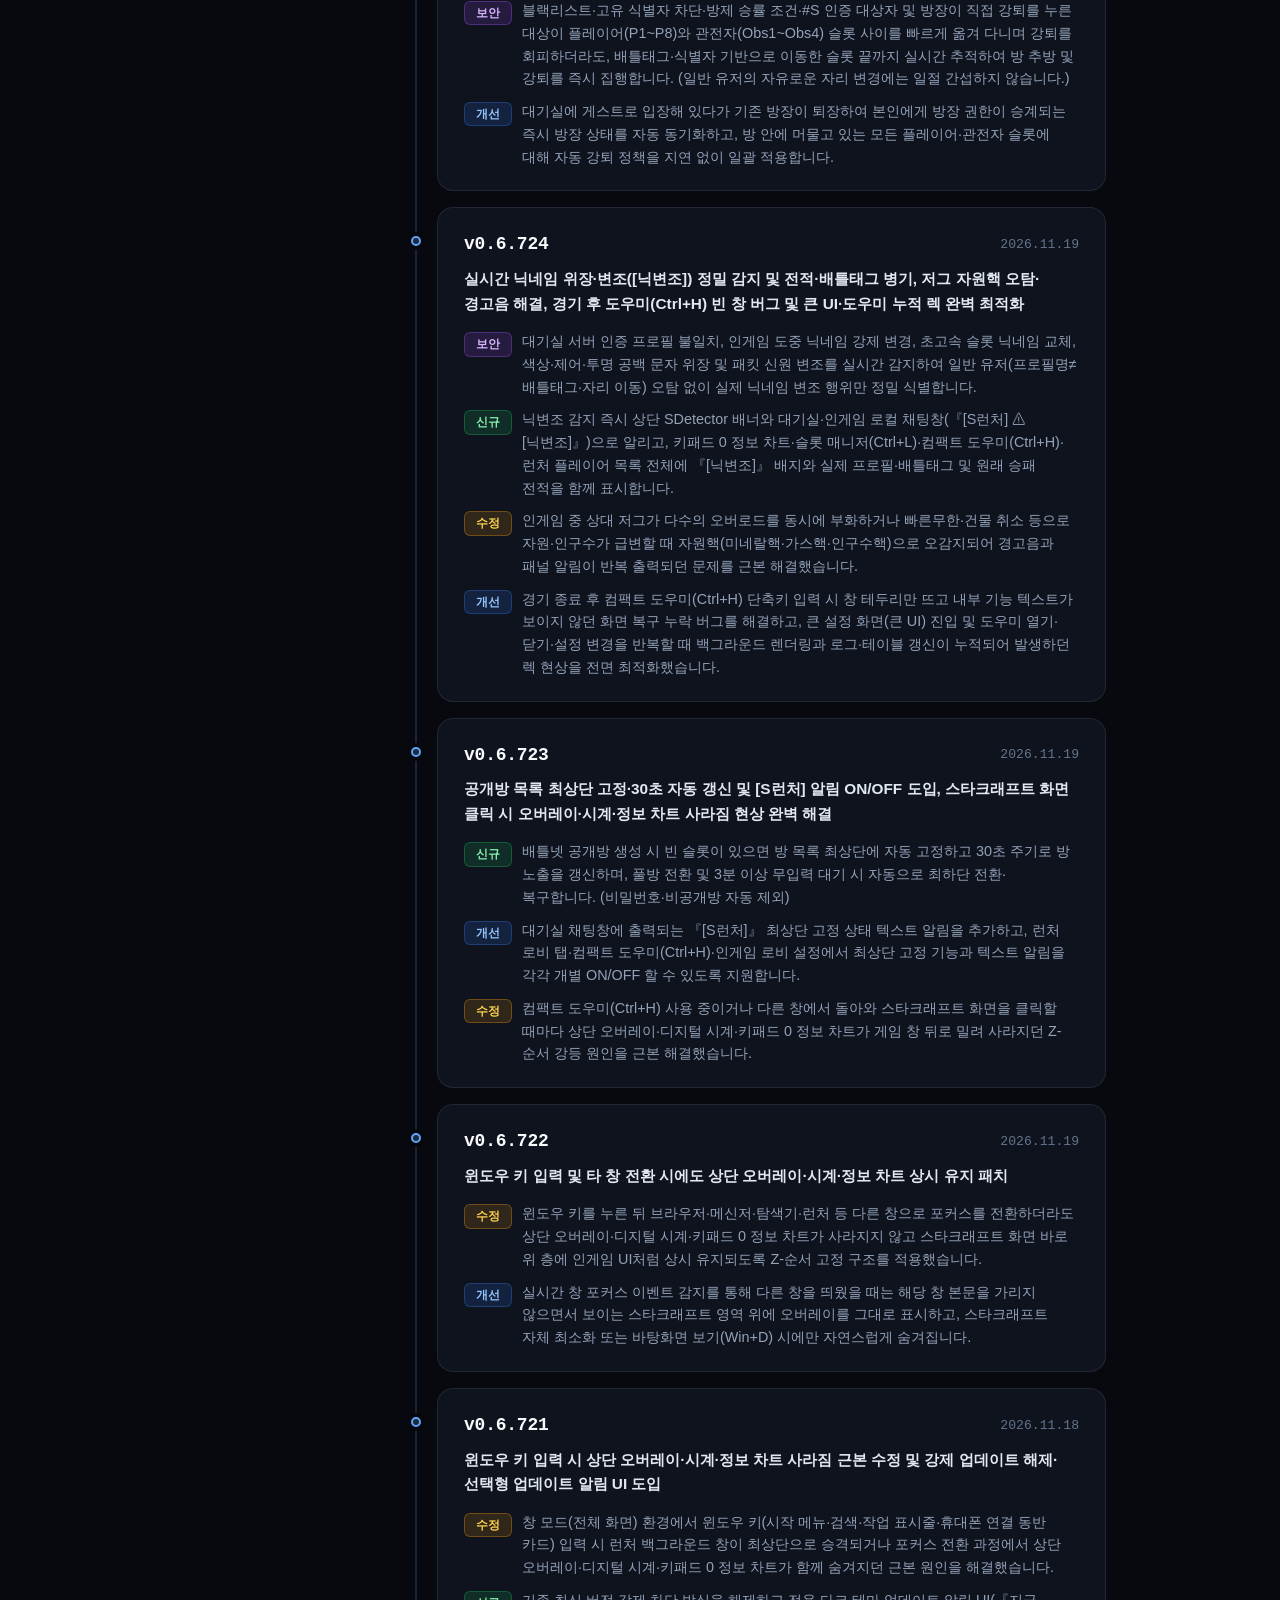
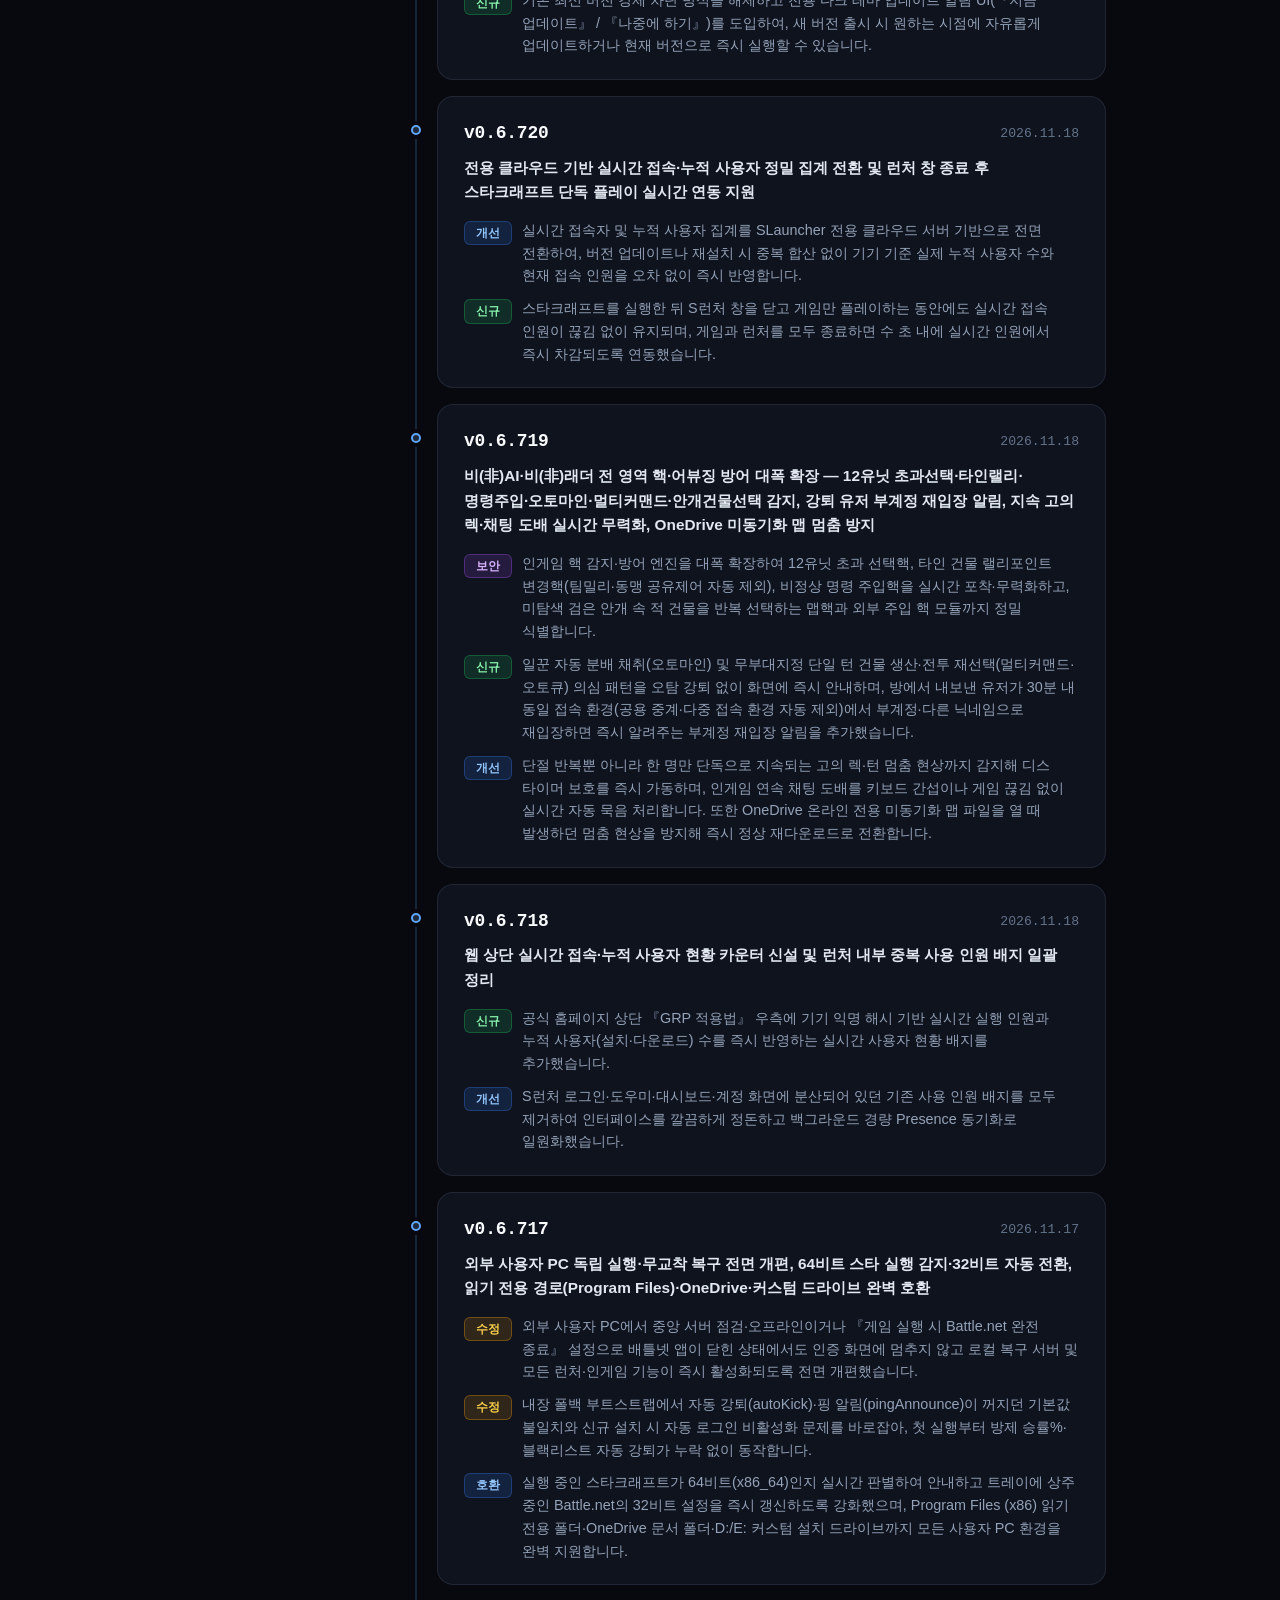
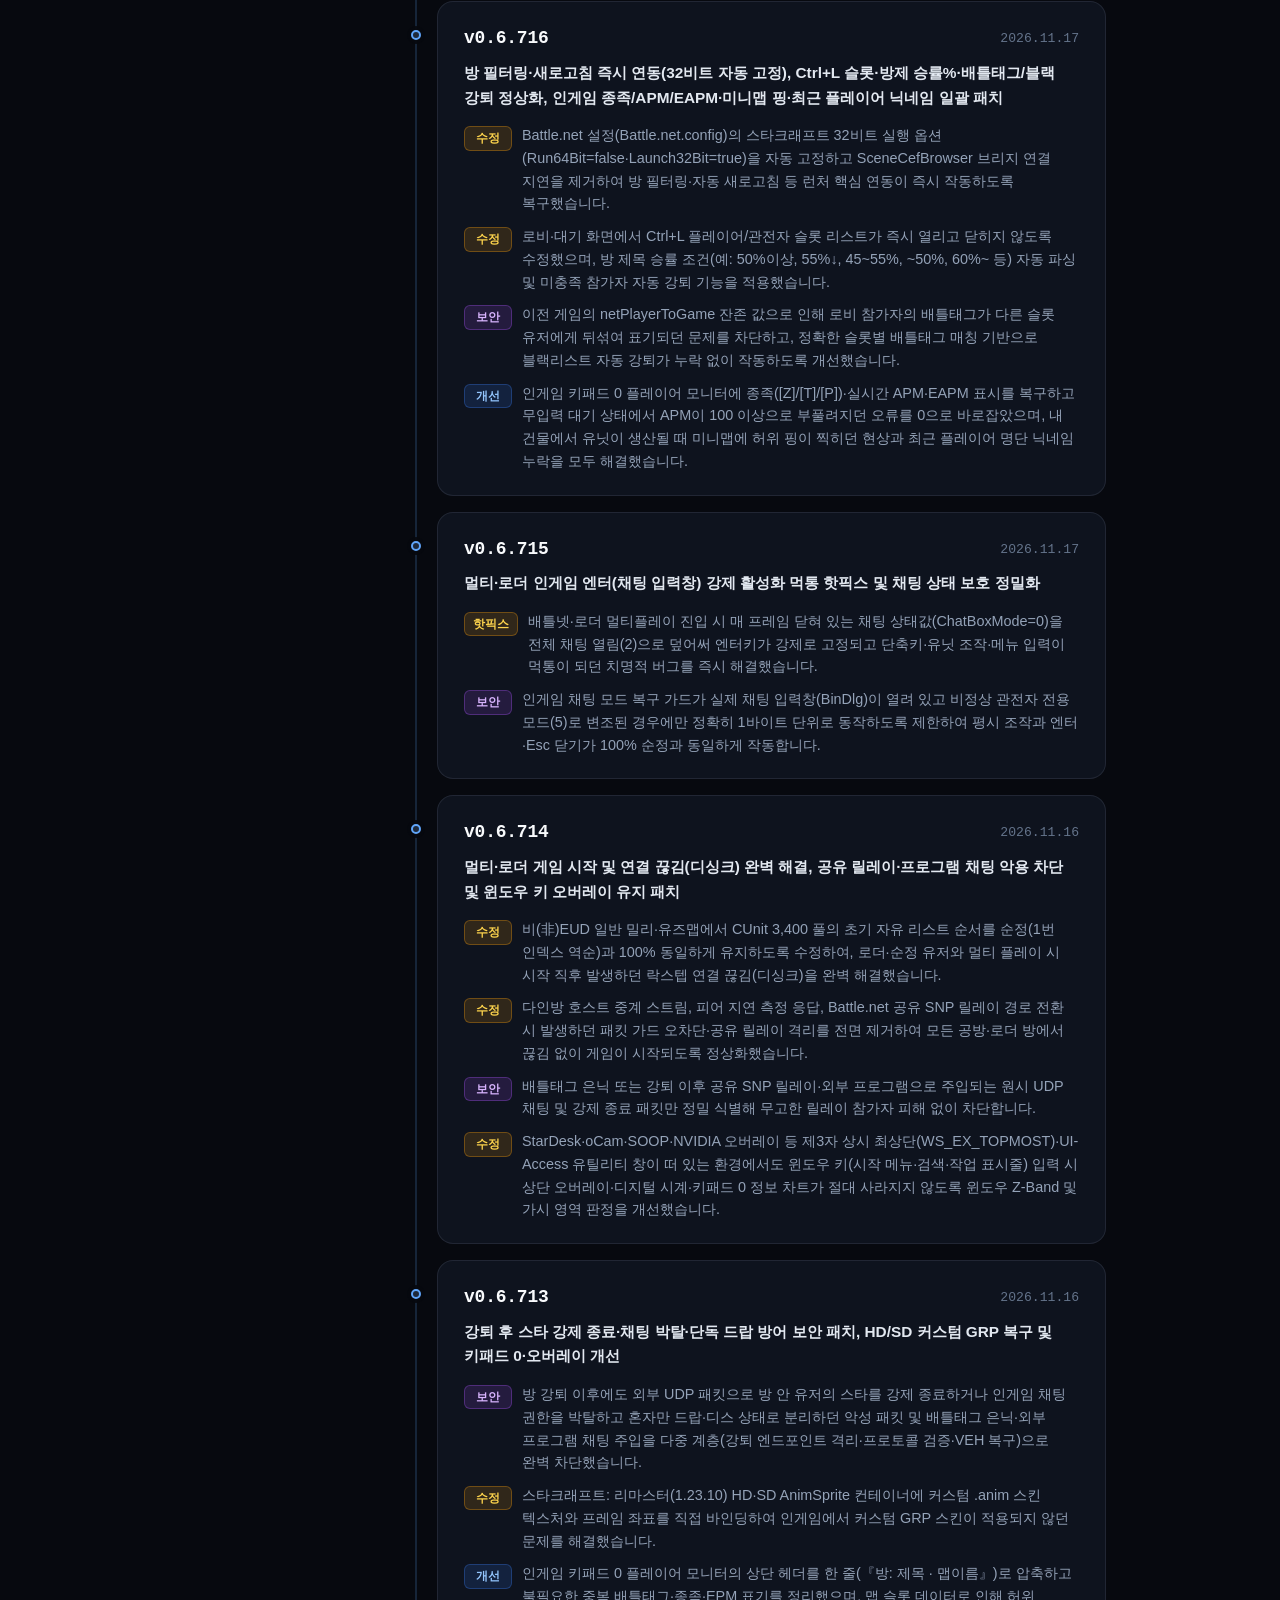
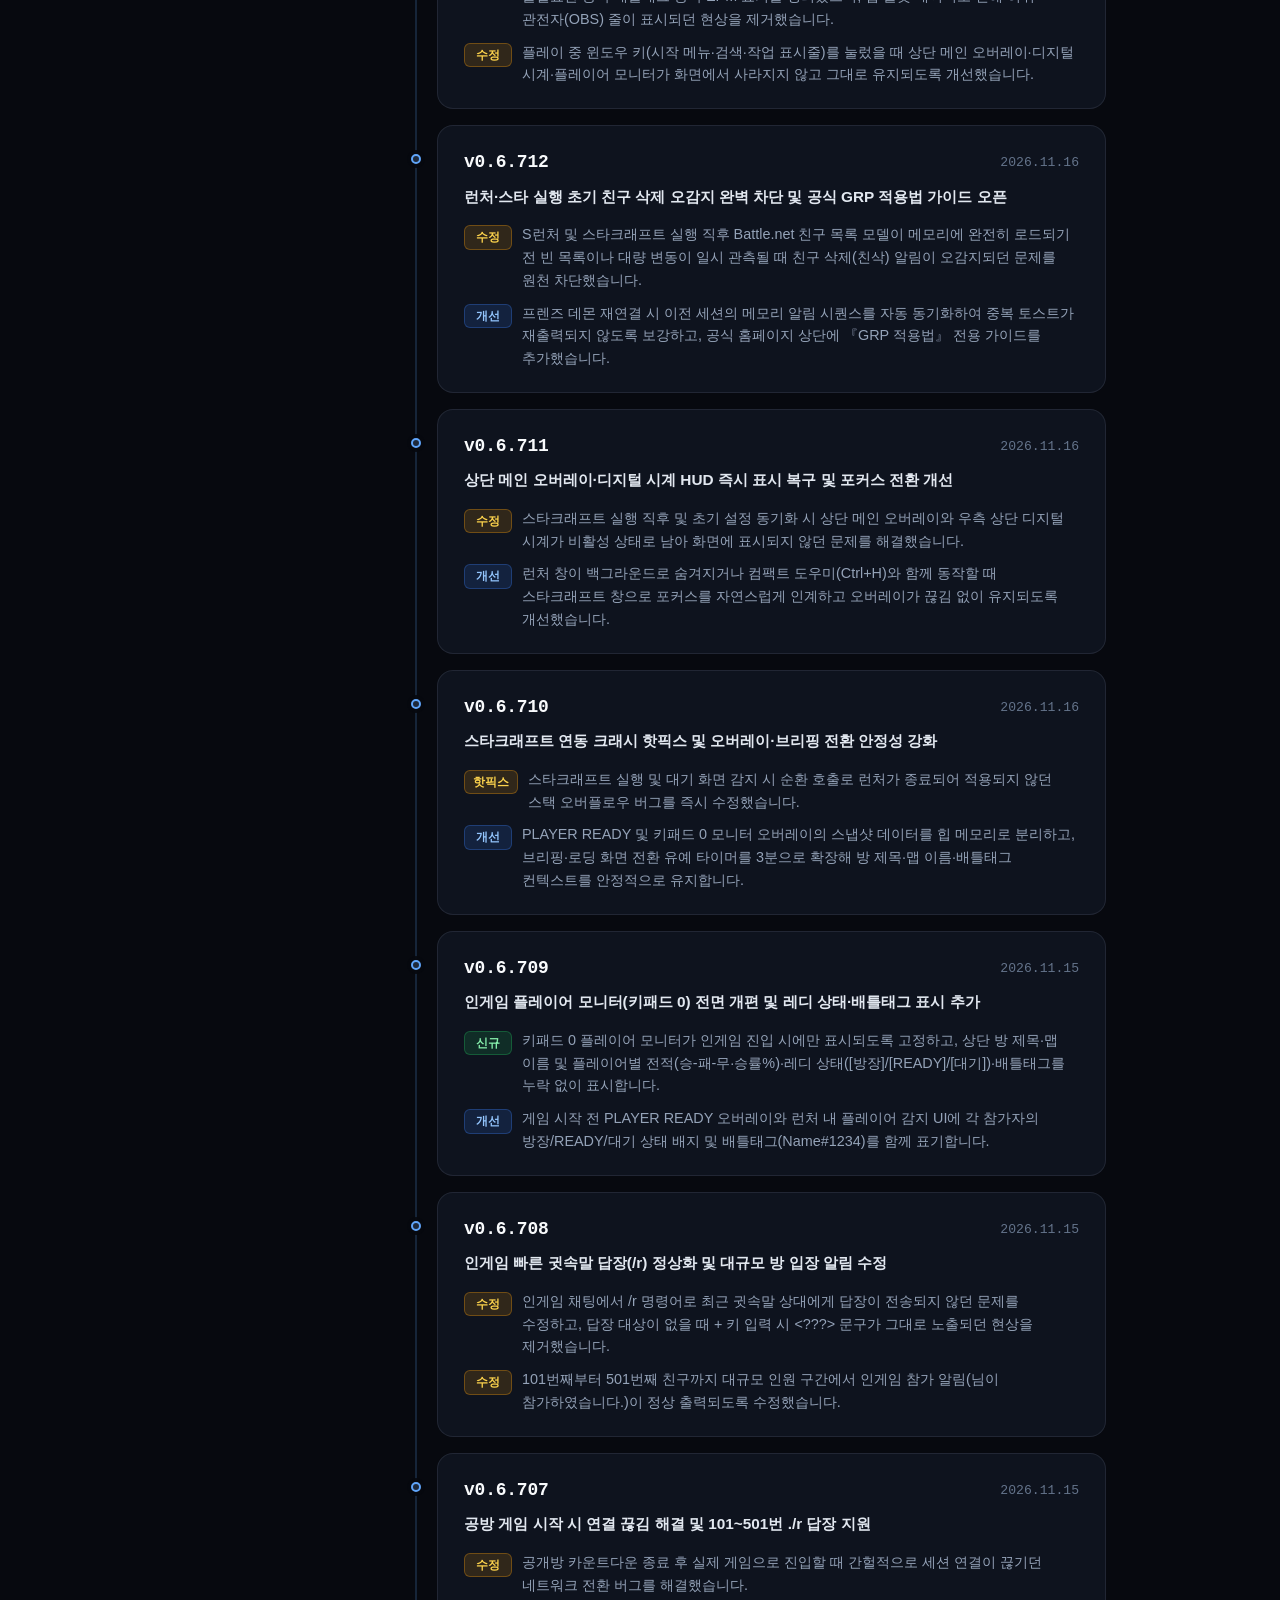
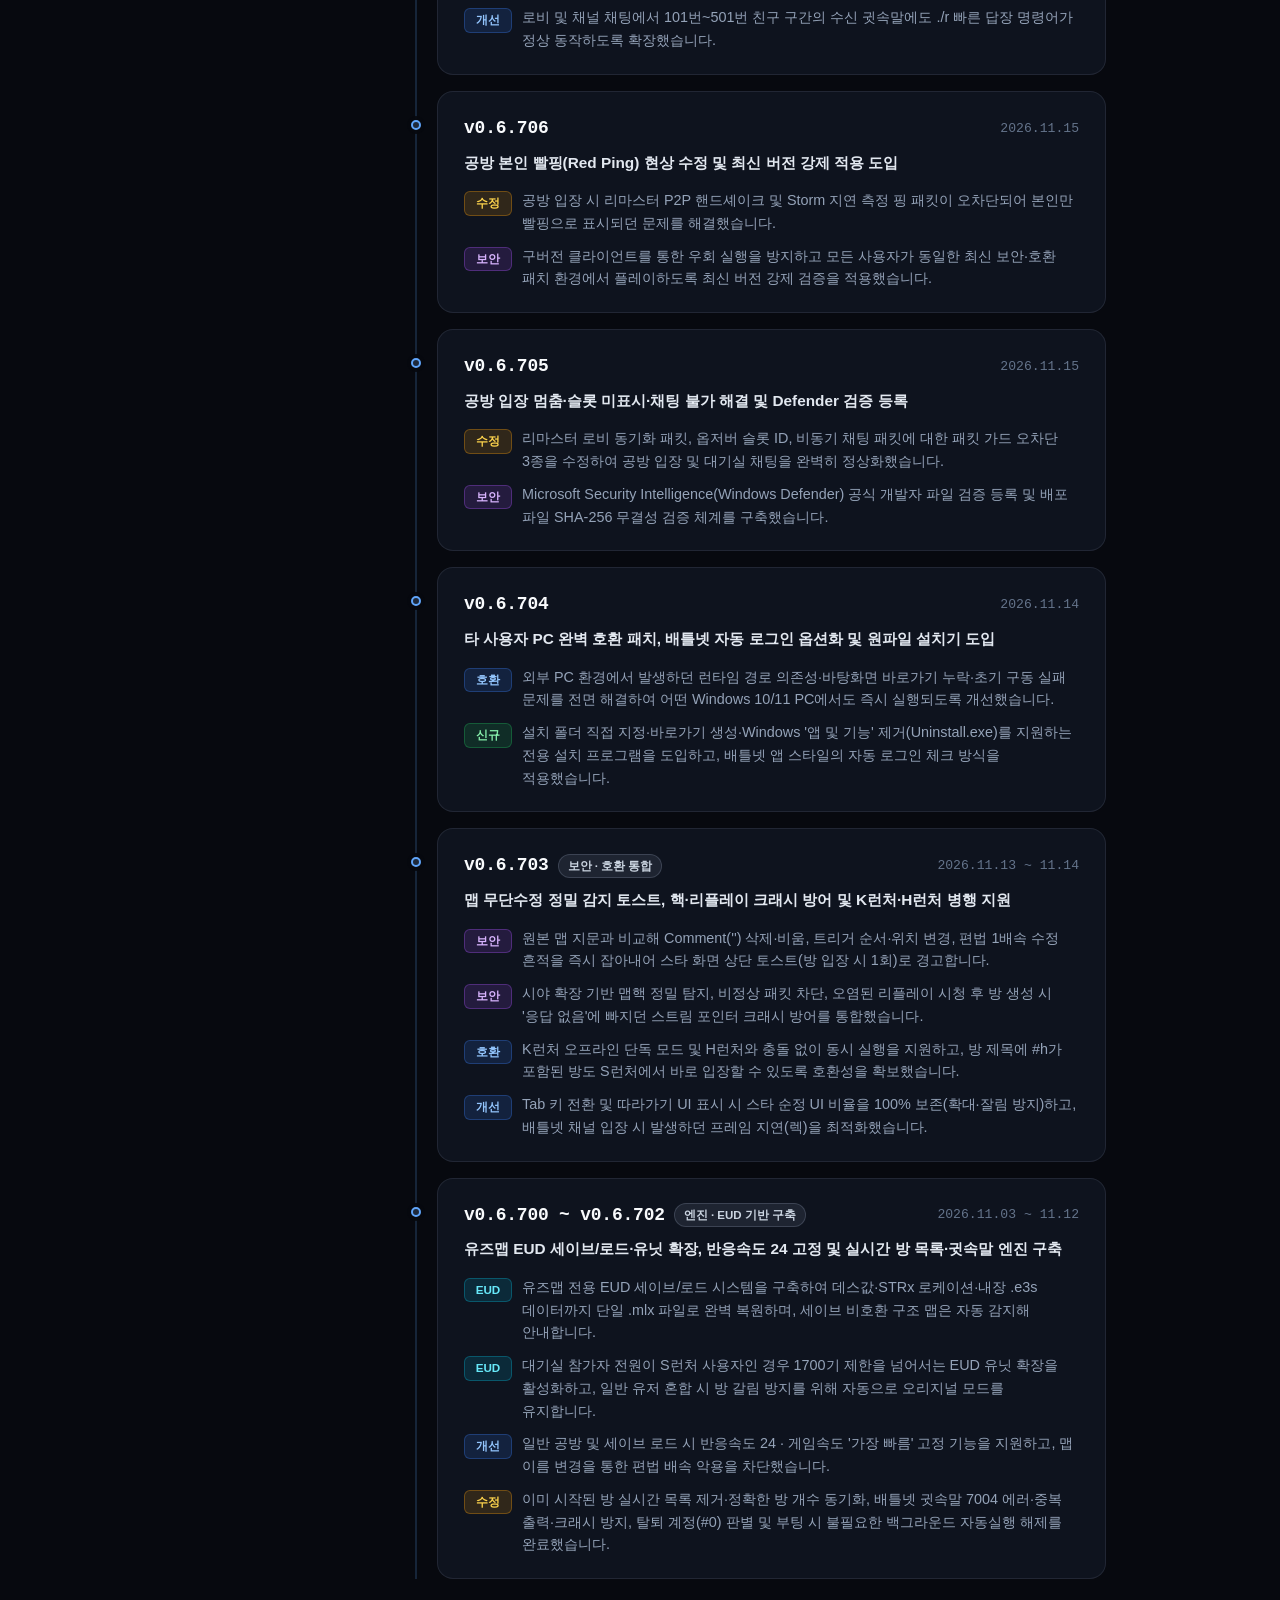
<file: changelog.html>
<!DOCTYPE html>
<html lang="ko">
<head>
  <meta charset="utf-8" />
  <meta name="viewport" content="width=device-width, initial-scale=1" />
  <title>패치 내역 — SLauncher</title>
  <meta name="description" content="SLauncher 버전별 업데이트 및 패치 내역 — 안정성, 보안 가드, 인게임 편의 기능 개선 기록" />
  <meta property="og:type" content="website" />
  <meta property="og:title" content="SLauncher 패치 내역" />
  <meta property="og:description" content="StarCraft: Remastered 통합 런처 SLauncher의 전체 버전별 업데이트 기록" />
  <meta property="og:image" content="./assets/img/logo.png" />
  <link rel="icon" href="./favicon.ico" />
  <link rel="stylesheet" href="./assets/css/style.css?v=0.6.743-1" />
</head>
<body id="top" class="changelog-page">
  <div class="starfield" aria-hidden="true"></div>

  <header class="site-header">
    <div class="container header-inner">
      <a href="./index.html" class="brand">
        <img src="./assets/img/logo.png" alt="SLauncher" class="brand-logo" width="32" height="32" />
        <span class="brand-name">SLauncher</span>
      </a>

      <div class="header-actions">
        <a href="./index.html" class="nav-text-link" data-i18n="navHome">홈</a>
        <a href="./index.html#features" class="nav-text-link" data-i18n="navFeatures">주요 기능</a>
        <a href="./changelog.html" class="nav-text-link nav-changelog-pill nav-link-active" aria-current="page" data-i18n="navChangelog">패치 내역</a>

        <div class="nav-tools-dropdown" id="nav-tools-dropdown">
          <button
            type="button"
            class="nav-tools-trigger"
            id="nav-tools-trigger"
            aria-expanded="false"
            aria-haspopup="true"
            aria-controls="nav-tools-menu"
          >
            <span class="nav-tools-diamond" aria-hidden="true"></span>
            <span class="nav-tools-label" data-i18n="navToolsMenu">GRP · 채팅 기록</span>
            <span class="nav-tools-cap" aria-hidden="true">
              <svg class="nav-tools-tri" viewBox="0 0 10 6" width="9" height="6">
                <path d="M1 1l4 4 4-4" fill="currentColor" />
              </svg>
            </span>
          </button>

          <div class="nav-tools-panel" id="nav-tools-menu" role="menu" hidden>
            <a href="./grp-guide.html" class="nav-tools-head nav-tools-head-grp" role="menuitem">
              <span class="nav-tools-head-left">
                <span class="nav-tools-dot dot-grp" aria-hidden="true"></span>
                <span data-i18n="navGrpGuide">GRP 적용법</span>
              </span>
              <span class="nav-tools-go" data-i18n="navJumpOpen">열기 →</span>
            </a>

            <a href="./chat-history.html" class="nav-tools-head nav-tools-head-chat" role="menuitem">
              <span class="nav-tools-head-left">
                <span class="nav-tools-dot dot-chat" aria-hidden="true"></span>
                <span data-i18n="navChatHistory">채팅 기록</span>
              </span>
              <span class="nav-tools-go" data-i18n="navJumpOpen">열기 →</span>
            </a>

            <a href="./clan.html" class="nav-tools-head nav-tools-head-clan" role="menuitem">
              <span class="nav-tools-head-left">
                <span class="nav-tools-dot dot-clan" aria-hidden="true"></span>
                <span data-i18n="navClanSoon">공개 예정(클랜)</span>
              </span>
              <span class="nav-tools-go" data-i18n="navJumpOpen">열기 →</span>
            </a>
          </div>
        </div>

        <div id="nav-user-badge" class="nav-user-badge" role="status" aria-live="polite">
          <span class="nav-live-dot" aria-hidden="true"></span>
          <span id="nav-user-online">실시간 0명</span>
          <span class="nav-user-sep" aria-hidden="true">·</span>
          <span id="nav-user-total">사용자 8명</span>
        </div>

        <div class="lang-switch" role="group" aria-label="Language switcher">
          <button type="button" class="lang-btn active" data-lang="ko">KO</button>
          <button type="button" class="lang-btn" data-lang="en">EN</button>
        </div>

        <a id="nav-github-link" href="https://github.com/MOVINGSTART/SLauncher" target="_blank" rel="noopener" class="icon-link" aria-label="GitHub Repository" title="GitHub Repository">
          <svg viewBox="0 0 24 24" width="20" height="20" fill="currentColor" aria-hidden="true">
            <path d="M12 .5C5.65.5.5 5.66.5 12.02c0 5.1 3.3 9.42 7.88 10.95.58.1.79-.25.79-.56v-2.02c-3.2.7-3.88-1.38-3.88-1.38-.52-1.34-1.28-1.7-1.28-1.7-1.05-.72.08-.7.08-.7 1.16.08 1.77 1.2 1.77 1.2 1.03 1.77 2.7 1.26 3.36.96.1-.75.4-1.26.73-1.55-2.56-.29-5.25-1.28-5.25-5.7 0-1.26.45-2.29 1.19-3.1-.12-.29-.52-1.47.11-3.06 0 0 .97-.31 3.18 1.18a11.02 11.02 0 0 1 5.8 0c2.2-1.49 3.17-1.18 3.17-1.18.63 1.59.23 2.77.12 3.06.74.81 1.18 1.84 1.18 3.1 0 4.43-2.7 5.4-5.27 5.69.42.36.78 1.06.78 2.14v3.17c0 .31.21.67.8.56A11.53 11.53 0 0 0 23.5 12.02C23.5 5.66 18.35.5 12 .5Z"/>
          </svg>
        </a>

        <a href="./index.html#download" class="btn btn-sm btn-light" data-i18n="navDownload">다운로드</a>
      </div>
    </div>
  </header>

  <main id="changelog-app">
    <!-- Dedicated Patch Notes Hero -->
    <section class="cl-hero">
      <div class="container">
        <div class="cl-breadcrumb">
          <a href="./index.html" class="cl-back-link">
            <span aria-hidden="true">←</span>
            <span data-i18n="clBackHome">메인 페이지로 돌아가기</span>
          </a>
        </div>

        <div class="cl-hero-row">
          <div>
            <div class="hero-pill cl-pill">
              <span data-i18n="clPillLabel">Release History</span>
              <span class="dot">·</span>
              <span id="hero-version">v0.6.743</span>
            </div>
            <h1 class="cl-title" data-i18n="patchTitle">패치 내역</h1>
            <p class="cl-subtitle" data-i18n="patchSub">
              사용자 피드백을 바탕으로 안정성, 보안 가드, 인게임 편의 기능을 지속적으로 개선하고 있습니다.
            </p>
          </div>

          <div class="cl-stat-cards">
            <div class="cl-stat-box">
              <span class="cl-stat-label" data-i18n="clStatLatest">현재 최신 버전</span>
              <strong id="cl-latest-ver" class="cl-stat-val accent">v0.6.743</strong>
            </div>
            <div class="cl-stat-box">
              <span class="cl-stat-label" data-i18n="clStatTotal">누적 릴리스 기록</span>
              <strong id="cl-total-count" class="cl-stat-val">42</strong>
            </div>
          </div>
        </div>

        <!-- Search & Category Filter Toolbar -->
        <div class="cl-toolbar" role="region" aria-label="패치 내역 검색 및 필터">
          <div class="cl-search-wrap">
            <svg class="cl-search-icon" viewBox="0 0 24 24" width="17" height="17" fill="none" stroke="currentColor" stroke-width="2.2" stroke-linecap="round" stroke-linejoin="round" aria-hidden="true">
              <circle cx="11" cy="11" r="8" />
              <line x1="21" y1="21" x2="16.65" y2="16.65" />
            </svg>
            <input
              type="search"
              id="cl-search-input"
              class="cl-search-input"
              placeholder="버전 또는 키워드 검색 (예: v0.6.711, 오버레이, 귓속말, EUD...)"
              data-i18n-placeholder="clSearchPlaceholder"
              autocomplete="off"
            />
            <button type="button" id="cl-search-clear" class="cl-search-clear hidden" aria-label="검색어 지우기">×</button>
          </div>

          <div class="cl-filter-row">
            <div class="cl-filter-chips" role="tablist" aria-label="변경 유형 필터">
              <button type="button" class="cl-chip active" data-filter="all" data-i18n="clFilterAll">전체</button>
              <button type="button" class="cl-chip" data-filter="new" data-i18n="clFilterNew">신규</button>
              <button type="button" class="cl-chip" data-filter="improve" data-i18n="clFilterImprove">개선</button>
              <button type="button" class="cl-chip" data-filter="fix" data-i18n="clFilterFix">수정 · 핫픽스</button>
              <button type="button" class="cl-chip" data-filter="security" data-i18n="clFilterSecurity">보안 · 호환</button>
              <button type="button" class="cl-chip" data-filter="eud" data-i18n="clFilterEud">EUD</button>
            </div>
            <div id="cl-result-status" class="cl-result-status"></div>
          </div>
        </div>
      </div>
    </section>

    <!-- 2-Column Dedicated Changelog Layout -->
    <section class="cl-body-section">
      <div class="container cl-layout">
        <!-- Sticky Left Version Navigator -->
        <aside class="cl-sidebar" aria-label="버전 바로가기">
          <div class="cl-sidebar-box">
            <div class="cl-sidebar-title" data-i18n="clSidebarTitle">버전 바로가기</div>
            <nav id="cl-version-nav" class="cl-version-nav">
              <a href="#ver-v0-6-743" class="cl-ver-link active" data-target-ver="v0.6.743">
                <span class="cl-ver-name">v0.6.743</span>
                <span class="cl-ver-dot-latest">NEW</span>
              </a>
              <a href="#ver-v0-6-742" class="cl-ver-link" data-target-ver="v0.6.742">
                <span class="cl-ver-name">v0.6.742</span>
                <span class="cl-ver-mini-date">11.27</span>
              </a>
              <a href="#ver-v0-6-741" class="cl-ver-link" data-target-ver="v0.6.741">
                <span class="cl-ver-name">v0.6.741</span>
                <span class="cl-ver-mini-date">11.27</span>
              </a>
              <a href="#ver-v0-6-740" class="cl-ver-link" data-target-ver="v0.6.740">
                <span class="cl-ver-name">v0.6.740</span>
                <span class="cl-ver-mini-date">11.27</span>
              </a>
              <a href="#ver-v0-6-739" class="cl-ver-link" data-target-ver="v0.6.739">
                <span class="cl-ver-name">v0.6.739</span>
                <span class="cl-ver-mini-date">11.26</span>
              </a>
              <a href="#ver-v0-6-738" class="cl-ver-link" data-target-ver="v0.6.738">
                <span class="cl-ver-name">v0.6.738</span>
                <span class="cl-ver-mini-date">11.25</span>
              </a>
              <a href="#ver-v0-6-737" class="cl-ver-link" data-target-ver="v0.6.737">
                <span class="cl-ver-name">v0.6.737</span>
                <span class="cl-ver-mini-date">11.25</span>
              </a>
              <a href="#ver-v0-6-736" class="cl-ver-link" data-target-ver="v0.6.736">
                <span class="cl-ver-name">v0.6.736</span>
                <span class="cl-ver-mini-date">11.24</span>
              </a>
              <a href="#ver-v0-6-735" class="cl-ver-link" data-target-ver="v0.6.735">
                <span class="cl-ver-name">v0.6.735</span>
                <span class="cl-ver-mini-date">11.23</span>
              </a>
              <a href="#ver-v0-6-734" class="cl-ver-link" data-target-ver="v0.6.734">
                <span class="cl-ver-name">v0.6.734</span>
                <span class="cl-ver-mini-date">11.22</span>
              </a>
              <a href="#ver-v0-6-733" class="cl-ver-link" data-target-ver="v0.6.733">
                <span class="cl-ver-name">v0.6.733</span>
                <span class="cl-ver-mini-date">11.22</span>
              </a>
              <a href="#ver-v0-6-732" class="cl-ver-link" data-target-ver="v0.6.732">
                <span class="cl-ver-name">v0.6.732</span>
                <span class="cl-ver-mini-date">11.22</span>
              </a>
              <a href="#ver-v0-6-731" class="cl-ver-link" data-target-ver="v0.6.731">
                <span class="cl-ver-name">v0.6.731</span>
                <span class="cl-ver-mini-date">11.22</span>
              </a>
              <a href="#ver-v0-6-730" class="cl-ver-link" data-target-ver="v0.6.730">
                <span class="cl-ver-name">v0.6.730</span>
                <span class="cl-ver-mini-date">11.21</span>
              </a>
              <a href="#ver-v0-6-729" class="cl-ver-link" data-target-ver="v0.6.729">
                <span class="cl-ver-name">v0.6.729</span>
                <span class="cl-ver-mini-date">11.21</span>
              </a>
              <a href="#ver-v0-6-728" class="cl-ver-link" data-target-ver="v0.6.728">
                <span class="cl-ver-name">v0.6.728</span>
                <span class="cl-ver-mini-date">11.21</span>
              </a>
              <a href="#ver-v0-6-727" class="cl-ver-link" data-target-ver="v0.6.727">
                <span class="cl-ver-name">v0.6.727</span>
                <span class="cl-ver-mini-date">11.20</span>
              </a>
              <a href="#ver-v0-6-726" class="cl-ver-link" data-target-ver="v0.6.726">
                <span class="cl-ver-name">v0.6.726</span>
                <span class="cl-ver-mini-date">11.19</span>
              </a>
              <a href="#ver-v0-6-725" class="cl-ver-link" data-target-ver="v0.6.725">
                <span class="cl-ver-name">v0.6.725</span>
                <span class="cl-ver-mini-date">11.19</span>
              </a>
              <a href="#ver-v0-6-724" class="cl-ver-link" data-target-ver="v0.6.724">
                <span class="cl-ver-name">v0.6.724</span>
                <span class="cl-ver-mini-date">11.19</span>
              </a>
              <a href="#ver-v0-6-723" class="cl-ver-link" data-target-ver="v0.6.723">
                <span class="cl-ver-name">v0.6.723</span>
                <span class="cl-ver-mini-date">11.19</span>
              </a>
              <a href="#ver-v0-6-722" class="cl-ver-link" data-target-ver="v0.6.722">
                <span class="cl-ver-name">v0.6.722</span>
                <span class="cl-ver-mini-date">11.19</span>
              </a>
              <a href="#ver-v0-6-721" class="cl-ver-link" data-target-ver="v0.6.721">
                <span class="cl-ver-name">v0.6.721</span>
                <span class="cl-ver-mini-date">11.18</span>
              </a>
              <a href="#ver-v0-6-720" class="cl-ver-link" data-target-ver="v0.6.720">
                <span class="cl-ver-name">v0.6.720</span>
                <span class="cl-ver-mini-date">11.18</span>
              </a>
              <a href="#ver-v0-6-719" class="cl-ver-link" data-target-ver="v0.6.719">
                <span class="cl-ver-name">v0.6.719</span>
                <span class="cl-ver-mini-date">11.18</span>
              </a>
              <a href="#ver-v0-6-718" class="cl-ver-link" data-target-ver="v0.6.718">
                <span class="cl-ver-name">v0.6.718</span>
                <span class="cl-ver-mini-date">11.18</span>
              </a>
              <a href="#ver-v0-6-717" class="cl-ver-link" data-target-ver="v0.6.717">
                <span class="cl-ver-name">v0.6.717</span>
                <span class="cl-ver-mini-date">11.17</span>
              </a>
              <a href="#ver-v0-6-716" class="cl-ver-link" data-target-ver="v0.6.716">
                <span class="cl-ver-name">v0.6.716</span>
                <span class="cl-ver-mini-date">11.17</span>
              </a>
              <a href="#ver-v0-6-715" class="cl-ver-link" data-target-ver="v0.6.715">
                <span class="cl-ver-name">v0.6.715</span>
                <span class="cl-ver-mini-date">11.17</span>
              </a>
              <a href="#ver-v0-6-714" class="cl-ver-link" data-target-ver="v0.6.714">
                <span class="cl-ver-name">v0.6.714</span>
                <span class="cl-ver-mini-date">11.17</span>
              </a>
              <a href="#ver-v0-6-713" class="cl-ver-link" data-target-ver="v0.6.713">
                <span class="cl-ver-name">v0.6.713</span>
                <span class="cl-ver-mini-date">11.16</span>
              </a>
              <a href="#ver-v0-6-712" class="cl-ver-link" data-target-ver="v0.6.712">
                <span class="cl-ver-name">v0.6.712</span>
                <span class="cl-ver-mini-date">11.16</span>
              </a>
              <a href="#ver-v0-6-711" class="cl-ver-link" data-target-ver="v0.6.711">
                <span class="cl-ver-name">v0.6.711</span>
                <span class="cl-ver-mini-date">11.16</span>
              </a>
              <a href="#ver-v0-6-710" class="cl-ver-link" data-target-ver="v0.6.710">
                <span class="cl-ver-name">v0.6.710</span>
                <span class="cl-ver-mini-date">11.16</span>
              </a>
              <a href="#ver-v0-6-709" class="cl-ver-link" data-target-ver="v0.6.709">
                <span class="cl-ver-name">v0.6.709</span>
                <span class="cl-ver-mini-date">11.15</span>
              </a>
              <a href="#ver-v0-6-708" class="cl-ver-link" data-target-ver="v0.6.708">
                <span class="cl-ver-name">v0.6.708</span>
                <span class="cl-ver-mini-date">11.15</span>
              </a>
              <a href="#ver-v0-6-707" class="cl-ver-link" data-target-ver="v0.6.707">
                <span class="cl-ver-name">v0.6.707</span>
                <span class="cl-ver-mini-date">11.15</span>
              </a>
              <a href="#ver-v0-6-706" class="cl-ver-link" data-target-ver="v0.6.706">
                <span class="cl-ver-name">v0.6.706</span>
                <span class="cl-ver-mini-date">11.15</span>
              </a>
              <a href="#ver-v0-6-705" class="cl-ver-link" data-target-ver="v0.6.705">
                <span class="cl-ver-name">v0.6.705</span>
                <span class="cl-ver-mini-date">11.15</span>
              </a>
              <a href="#ver-v0-6-704" class="cl-ver-link" data-target-ver="v0.6.704">
                <span class="cl-ver-name">v0.6.704</span>
                <span class="cl-ver-mini-date">11.14</span>
              </a>
              <a href="#ver-v0-6-703" class="cl-ver-link" data-target-ver="v0.6.703">
                <span class="cl-ver-name">v0.6.703</span>
                <span class="cl-ver-mini-date">11.14</span>
              </a>
              <a href="#ver-v0-6-702" class="cl-ver-link" data-target-ver="v0.6.702">
                <span class="cl-ver-name">v0.6.700~702</span>
                <span class="cl-ver-mini-date">11.12</span>
              </a>
            </nav>

            <div class="cl-sidebar-cta">
              <a id="btn-download-setup" href="https://github.com/MOVINGSTART/SLauncher/releases/download/v0.6.743/SLauncher-0.6.743-win-setup.exe" class="btn btn-primary btn-sm cl-dl-btn">
                <svg viewBox="0 0 24 24" width="15" height="15" fill="none" stroke="currentColor" stroke-width="2.3" stroke-linecap="round" stroke-linejoin="round" aria-hidden="true">
                  <path d="M21 15v4a2 2 0 0 1-2 2H5a2 2 0 0 1-2-2v-4"/>
                  <polyline points="7 10 12 15 17 10"/>
                  <line x1="12" y1="15" x2="12" y2="3"/>
                </svg>
                <span id="btn-download-label">v0.6.743 다운로드</span>
              </a>
            </div>
          </div>
        </aside>

        <!-- Right Timeline Feed -->
        <div class="cl-feed">
          <div id="patch-dynamic-slot"></div>

          <div id="cl-empty-state" class="cl-empty-state hidden">
            <p id="cl-empty-text" data-i18n="clEmptyResult">검색 조건과 일치하는 패치 내역이 없습니다.</p>
            <button type="button" id="cl-reset-btn" class="btn btn-ghost btn-sm" data-i18n="clResetFilter">필터 초기화</button>
          </div>

          <div class="patch-timeline cl-rail-timeline">
            <!-- v0.6.743 (Latest) -->
            <article id="ver-v0-6-743" class="patch-card patch-card-latest" data-patch-ver="v0.6.743">
              <div class="patch-head">
                <div class="patch-ver-group">
                  <span class="patch-ver">v0.6.743</span>
                  <span class="patch-badge badge-latest" data-i18n="patchBadgeLatest">최신 업데이트</span>
                </div>
                <time class="patch-date" datetime="2026-11-28">2026.11.28</time>
              </div>
              <p class="patch-summary" data-i18n="p743Summary">배틀넷 방 참가·대기실 진입 시 1·2차 맵 스캔 무응답(응답 없음) 멈춤 완벽 해결, Windows 호환성 레이어 우회 차단 및 지도 선택·리플레이(Download / Replays) 로컬 폴더 노출 복구</p>
              <ul class="patch-list">
                <li data-cat="fix">
                  <span class="patch-tag tag-hotfix" data-i18n="tagHotfix">핫픽스</span>
                  <span data-i18n="p743Item1">방 목록에서 『참가』를 누를 때의 1차 스캔뿐 아니라 실제 방 대기실 진입 직후 실행되는 2차 맵 일치 검증 스캔과 맵 크기 미수신(0바이트) 방 조건까지 모두 즉시 필터링하도록 수정하여, 대용량 맵 폴더 환경에서도 방 입장 직후 창이 『응답 없음』으로 멈추던 현상을 완전히 제거했습니다.</span>
                </li>
                <li data-cat="fix">
                  <span class="patch-tag tag-hotfix" data-i18n="tagHotfix">핫픽스</span>
                  <span data-i18n="p743Item2">실제 배틀넷 실행 시 Windows 호환성 레이어(AcLayers) 환경에서 시스템 파일 탐색 필터 연결이 우회되던 문제를 내보내기 테이블 직접 해석 방식으로 해결하고, 인게임 지도 선택·리플레이·세이브 화면에서 모든 로컬 하위 폴더(Download, Replays, Save, 기본 맵 폴더 등)가 100% 정상 표시되도록 복구했습니다.</span>
                </li>
                <li data-cat="improve">
                  <span class="patch-tag tag-improve" data-i18n="tagImprove">개선</span>
                  <span data-i18n="p743Item3">대기실 진입 시 프렌즈 브리지 스크립트 비동기 로드 전환, 미사용 프록시 유휴 소켓 회수 단축 및 입장 구간 동기 해시 검사 분리를 함께 적용해 방 입장 즉시 끊김 없이 대기실 화면과 채팅이 열리도록 최적화했습니다.</span>
                </li>
              </ul>
            </article>

            <!-- v0.6.742 -->
            <article id="ver-v0-6-742" class="patch-card" data-patch-ver="v0.6.742">
              <div class="patch-head">
                <div class="patch-ver-group">
                  <span class="patch-ver">v0.6.742</span>
                </div>
                <time class="patch-date" datetime="2026-11-27">2026.11.27</time>
              </div>
              <p class="patch-summary" data-i18n="p742Summary">대용량 맵 폴더 환경 배틀넷 방 입장 멈춤·시간 초과 근본 해결, 전체 맵 폴더 유휴 프리웜 및 UI 전환 병목 제거</p>
              <ul class="patch-list">
                <li data-cat="fix">
                  <span class="patch-tag tag-fix" data-i18n="tagFix">수정</span>
                  <span data-i18n="p742Item1">배틀넷 환경에서 스타크래프트 언팩 전 조기 판정 및 모듈 예외 조건으로 인해 방 참가 시 맵 크기 필터가 비활성화되어 수 기가바이트 규모의 맵 폴더 전체를 메인 스레드에서 읽느라 멈추고 입장 시간 초과가 발생하던 문제를 근본 해결했습니다.</span>
                </li>
                <li data-cat="improve">
                  <span class="patch-tag tag-improve" data-i18n="tagImprove">개선</span>
                  <span data-i18n="p742Item2">유휴 시간에 문서·설치 경로의 모든 하위 맵 폴더 목록과 주요 맵 헤더를 백그라운드로 미리 캐싱하고, 클라우드 전용 파일이 없는 일반 PC에서 매 파일 오픈마다 반복되던 속성 조회·중복 파일 열기 비용을 제거했습니다.</span>
                </li>
                <li data-cat="improve">
                  <span class="patch-tag tag-improve" data-i18n="tagImprove">개선</span>
                  <span data-i18n="p742Item3">대기실 전환 구간의 브리지 스크립트·정적 UI 리소스 브라우저 캐싱과 워커 스레드 정리 분리를 적용해 방 목록에서 대기실로 넘어갈 때 화면 전환 반응 속도를 대폭 단축했습니다.</span>
                </li>
              </ul>
            </article>

            <!-- v0.6.741 -->
            <article id="ver-v0-6-741" class="patch-card" data-patch-ver="v0.6.741">
              <div class="patch-head">
                <div class="patch-ver-group">
                  <span class="patch-ver">v0.6.741</span>
                </div>
                <time class="patch-date" datetime="2026-11-27">2026.11.27</time>
              </div>
              <p class="patch-summary" data-i18n="p741Summary">광고 귓말·사칭 광고 채팅 필터 정밀 분리 및 오탐 원천 차단, 영구 채팅 차단 관리 UI 추가, 런처 사용자 전용 방어 범위 및 세션 보안 강화</p>
              <ul class="patch-list">
                <li data-cat="improve">
                  <span class="patch-tag tag-improve" data-i18n="tagImprove">개선</span>
                  <span data-i18n="p741Item1">채팅 필터를 『광고 귓말 숨기기(귓속말 전용)』와 『사칭 광고 채팅 숨기기(후원버전 사칭 + 핵·외부 공유 주소 복합 조건)』 두 개의 독립 설정으로 분리하고, 『카카오톡』 등 부분 문자열 중복 집계 오탐을 수정했습니다.</span>
                </li>
                <li data-cat="new">
                  <span class="patch-tag tag-new" data-i18n="tagNew">신규</span>
                  <span data-i18n="p741Item2">자동 차단된 광고·사칭 발신 계정을 디스크(chat-block.json)에 영구 저장하고 최초 차단 시 1회 안내 문구를 표시하며, 도우미(Ctrl+H) 『채팅 차단 관리』 패널 및 『/채팅차단목록』·『/채팅차단해제』 명령어로 언제든 확인·해제할 수 있습니다.</span>
                </li>
                <li data-cat="security">
                  <span class="patch-tag tag-sec" data-i18n="tagSecurity">보안</span>
                  <span data-i18n="p741Item3">멀티플레이 강제 드랍·슬롯 변조 방어가 본인 및 확인된 SLauncher 사용자 슬롯만 보호하도록 방어 범위를 정밀화하고, SLauncher 실행·인증 세션이 종료되면 인게임·패킷 보호 및 브리지 기능이 즉시 비활성화되도록 세션 게이트를 강화했습니다.</span>
                </li>
              </ul>
            </article>

            <!-- v0.6.740 -->
            <article id="ver-v0-6-740" class="patch-card" data-patch-ver="v0.6.740">
              <div class="patch-head">
                <div class="patch-ver-group">
                  <span class="patch-ver">v0.6.740</span>
                </div>
                <time class="patch-date" datetime="2026-11-27">2026.11.27</time>
              </div>
              <p class="patch-summary" data-i18n="p740Summary">인게임·채널·대기실 사칭·도박·성인 광고 귓속말 및 사칭 채팅 자동 숨김 필터 추가, 광고 봇 자동 채팅 차단 연동 및 도우미(Ctrl+H) 설정 토글 지원</p>
              <ul class="patch-list">
                <li data-cat="new">
                  <span class="patch-tag tag-new" data-i18n="tagNew">신규</span>
                  <span data-i18n="p740Item1">친구가 아닌 외부 계정에서 보내는 도박·성인·조건만남·불법 환전 광고 귓속말(띄어쓰기·특수문자 우회 변형 포함)을 배틀넷 브리지·채널·대기실·귓속말 팝업·인게임 채팅 화면 전 구간에서 실시간 감지해 자동으로 숨기고, 발신 계정을 즉시 채팅 차단 목록에 등록하며 빠른 답장(/r) 대상 오염을 방지합니다.</span>
                </li>
                <li data-cat="security">
                  <span class="patch-tag tag-sec" data-i18n="tagSecurity">보안</span>
                  <span data-i18n="p740Item2">공식 런처 유료·후원 버전을 사칭하거나 핵 배포·외부 다운로드 링크를 유포하는 사칭 광고 채팅을 채널·대기실·인게임에서 실시간 차단하고 내 참여 방 채팅 기록 저장에서도 제외합니다. 일반적인 게임 내 대화(예: 단순 맵핵 의심 언급 등)나 등록된 배틀넷·인게임 친구의 메시지는 절대 차단되지 않도록 정밀 예외 처리했습니다.</span>
                </li>
                <li data-cat="improve">
                  <span class="patch-tag tag-improve" data-i18n="tagImprove">개선</span>
                  <span data-i18n="p740Item3">도우미(Ctrl+H) 『채팅』 메뉴의 『[채팅] 사칭·도박 광고 귓말·채팅 숨김』 체크박스와 채널·대기실 『/광고차단 on|off』 명령어로 언제든 실시간 켜기·끄기가 가능하며, 사용자 지정 필터 파일(AdFilter.txt)에 원하는 차단 문구를 직접 추가할 수 있습니다.</span>
                </li>
              </ul>
            </article>

            <!-- v0.6.739 -->
            <article id="ver-v0-6-739" class="patch-card" data-patch-ver="v0.6.739">
              <div class="patch-head">
                <div class="patch-ver-group">
                  <span class="patch-ver">v0.6.739</span>
                </div>
                <time class="patch-date" datetime="2026-11-26">2026.11.26</time>
              </div>
              <p class="patch-summary" data-i18n="p739Summary">유즈맵·EUD 인게임 닉네임 인식 불능 및 [닉변조]·배틀태그 변조 오탐 해결, 경기 종료 시 디스창 발생 패치 및 방 입장 렉 최적화</p>
              <ul class="patch-list">
                <li data-cat="fix">
                  <span class="patch-tag tag-hotfix" data-i18n="tagHotfix">핫픽스</span>
                  <span data-i18n="p739Item1">경기 종료 또는 자진 퇴장 시 정상 이탈·정리 패킷이 오차단되며 화면에 디스창이 뜨던 현상을 근본 해결하고, 실제 인게임 진행 상태와 피어 지연 판정을 바로잡아 비정상 강제 드랍 공격만 정밀 차단하도록 수정했습니다.</span>
                </li>
                <li data-cat="fix">
                  <span class="patch-tag tag-hotfix" data-i18n="tagHotfix">핫픽스</span>
                  <span data-i18n="p739Item2">유즈맵·EUD 맵에서 슬롯 재배치 및 색상 코드 적용 시 인게임 닉네임이 인식되지 않거나 『[닉변조]』·『배틀태그 변조』로 오탐되던 현상, 공유 Battle.net 릴레이 접속 시 스푸핑 오탐으로 정상 유저가 차단되던 현상 및 이력에 『컴퓨터』가 기록되던 오염을 모두 해결했습니다.</span>
                </li>
                <li data-cat="improve">
                  <span class="patch-tag tag-improve" data-i18n="tagImprove">개선</span>
                  <span data-i18n="p739Item3">배틀넷 방 입장 구간의 브리지 스크립트 중복 처리와 전체 메모리 스캔 지연을 제거해 입장 렉을 해소했으며, 인게임 『[S런처]』 시스템 알림에 타 유저 닉네임이 붙거나 채팅 기록 파일에 섞여 저장되던 현상을 수정했습니다.</span>
                </li>
              </ul>
            </article>

            <!-- v0.6.738 -->
            <article id="ver-v0-6-738" class="patch-card" data-patch-ver="v0.6.738">
              <div class="patch-head">
                <div class="patch-ver-group">
                  <span class="patch-ver">v0.6.738</span>
                </div>
                <time class="patch-date" datetime="2026-11-25">2026.11.25</time>
              </div>
              <p class="patch-summary" data-i18n="p738Summary">채널 친구 목록·배틀넷 목록 1:1 실시간 일치 동기화, 멀티 런처 환경 오버레이 시계·HUD·인게임 안내 문구 복구 및 해상도 전환 재정렬 개선</p>
              <ul class="patch-list">
                <li data-cat="fix">
                  <span class="patch-tag tag-hotfix" data-i18n="tagHotfix">핫픽스</span>
                  <span data-i18n="p738Item3">배틀넷에서 『오프라인 표시』 상태이거나 접속 종료·앱 대기 전환된 친구가 인게임 채널 친구 목록(온라인 수·프로그램 그룹)에 잔류하거나 채널 퇴장 알림이 반복 출력되던 현상을 해결하여, 스타크래프트 채널 친구 목록과 공식 Battle.net 친구 목록이 실시간 1:1로 정확히 일치하도록 수정했습니다.</span>
                </li>
                <li data-cat="fix">
                  <span class="patch-tag tag-hotfix" data-i18n="tagHotfix">핫픽스</span>
                  <span data-i18n="p738Item1">바탕화면에 외부 멀티 런처(scr-multi-launcher 등)가 열려 있거나 StarCraft_SL.exe 파일이 남아 있는 환경에서 일반 스타크래프트 리마스터(StarCraft.exe) 실행 시 타 런처 프로세스로 오판해 연결이 건너뛰어지던 현상을 해결하고, 솔로 커스텀 방·싱글플레이 진입 시에도 『[s런처] 핵 감지기 사용중 입니다.』 인게임 안내 문구와 상단 HUD·오버레이 시계가 즉시 정상 출력되도록 수정했습니다.</span>
                </li>
                <li data-cat="improve">
                  <span class="patch-tag tag-improve" data-i18n="tagImprove">개선</span>
                  <span data-i18n="p738Item2">오버레이 디지털 시계(YYYY/MM/DD HH:MM:SS)에 외곽 그림자 렌더링과 즉시 리페인트를 적용해 밝은 배경에서도 선명하게 보이도록 개선했으며, 창 모드와 전체 화면(창 모드) 전환·해상도 변경 시 시계 우측 여백과 화면 좌표를 실시간 추적하여 정확한 위치에 유지되도록 보강했습니다.</span>
                </li>
              </ul>
            </article>

            <!-- v0.6.737 -->
            <article id="ver-v0-6-737" class="patch-card" data-patch-ver="v0.6.737">
              <div class="patch-head">
                <div class="patch-ver-group">
                  <span class="patch-ver">v0.6.737</span>
                </div>
                <time class="patch-date" datetime="2026-11-25">2026.11.25</time>
              </div>
              <p class="patch-summary" data-i18n="p737Summary">인게임·대기실 실시간 채팅 기록 누락(0바이트) 완벽 수정, 본인 참여 방 전용 날짜별 채팅 기록 UI(공식 사이트·런처 내장) 추가 및 빈 로그 파일 자동 정리</p>
              <ul class="patch-list">
                <li data-cat="fix">
                  <span class="patch-tag tag-fix" data-i18n="tagFix">수정</span>
                  <span data-i18n="p737Item1">최신 스타크래프트 리마스터 빌드에서 채팅 기록 파일이 방 제목 없이 0바이트 빈 텍스트 파일로 생성되던 문제를 근본 해결하여, 본인이 직접 참여한 멀티플레이 인게임 및 대기실 채팅이 정확한 방 제목·시각·경과 초와 함께 비동기 실시간 저장됩니다. (리플레이 재생·외부 공개 채널 제외, 빈 로그 자동 정리)</span>
                </li>
                <li data-cat="new">
                  <span class="patch-tag tag-new" data-i18n="tagNew">신규</span>
                  <span data-i18n="p737Item2">공식 사이트 상단 『GRP 적용법』 우측 및 런처 내부 작업창·도우미(Ctrl+H)에 『채팅 기록』 전용 UI를 추가했습니다. 외부 서버 공유 없이 내 PC 로컬 연동만으로 본인이 직접 참여한 방·게임 목록을 날짜·시간별로 탐색하고 참여자별 필터링, 키워드 검색, TXT 복사·저장을 바로 사용할 수 있습니다.</span>
                </li>
                <li data-cat="improve">
                  <span class="patch-tag tag-improve" data-i18n="tagImprove">개선</span>
                  <span data-i18n="p737Item3">기존 K런처 채팅 기록 폴더에 남아 있던 정상 대화 기록을 자동으로 통합 불러오고, 비어 있던 0바이트 로그 파일과 빈 날짜 폴더를 자동 정리하여 날짜별 목록이 깔끔하게 유지됩니다.</span>
                </li>
              </ul>
            </article>

            <!-- v0.6.736 -->
            <article id="ver-v0-6-736" class="patch-card" data-patch-ver="v0.6.736">
              <div class="patch-head">
                <div class="patch-ver-group">
                  <span class="patch-ver">v0.6.736</span>
                </div>
                <time class="patch-date" datetime="2026-11-24">2026.11.24</time>
              </div>
              <p class="patch-summary" data-i18n="p736Summary">비공개 대기실 원클릭 따라가기([->]) 전면 활성화, 인게임 상단 방제(『방: ...』) 오표기·연속 게임 잔류 해결, 친구 목록 위치·채널명 정확도 개선 및 Windows 보안 오탐 해결</p>
              <ul class="patch-list">
                <li data-cat="improve">
                  <span class="patch-tag tag-improve" data-i18n="tagImprove">개선</span>
                  <span data-i18n="p736Item1">방제가 공개된 비공개 대기실뿐만 아니라 배틀넷 정책상 방제가 가려진 『비공개 대기실』 상태의 친구에게도 초록색 따라가기([->]) 아이콘과 우클릭 『대기실 참가』 메뉴가 항상 활성화되며, 동일 채널·방 목록·FriendInfo 메모리 연동을 통해 비공개 방제·비밀번호 전파 및 게임 시작 시 『비공개 플레이 중』 전환이 즉시 반영됩니다.</span>
                </li>
                <li data-cat="fix">
                  <span class="patch-tag tag-fix" data-i18n="tagFix">수정</span>
                  <span data-i18n="p736Item4">방 목록에서 다른 공방을 클릭한 뒤 방을 직접 생성하거나 세이브 게임으로 시작했을 때 인게임 상단 오버레이(『방: ...』)에 이전 클릭 방제가 표시되던 현상을 근본 해결하고, 실제 인게임 진행 구간에서 스타크래프트 엔진 방제 메모리와 실시간 동기화 및 경기 종료 즉시 이전 방제·생성 캐시를 초기화하도록 수정했습니다.</span>
                </li>
                <li data-cat="fix">
                  <span class="patch-tag tag-fix" data-i18n="tagFix">수정</span>
                  <span data-i18n="p736Item2">32비트 스타크래프트 CEF 브라우저 매니저 구조체 오프셋 변경으로 인해 친구 패널 브리지 주입이 누락되던 문제를 복구하고, 오프라인 표시(BSAp) 접속자 승격·채널 참여자 및 리더보드 API 기반 부캐릭터 자동 탐색을 강화해 실제 접속 중인 친구가 『메뉴』에만 머물거나 인게임 도중 채널 입장 알림이 오출력되던 현상을 해결했습니다.</span>
                </li>
                <li data-cat="security">
                  <span class="patch-tag tag-security" data-i18n="tagSecurity">보안</span>
                  <span data-i18n="p736Item3">설치 파일(Setup.exe) 및 자동 업데이터의 임시 PowerShell 스크립트 실행을 전면 제거하고 순수 C++ 네이티브 ZIP 압축 해제·COM 바로가기 생성으로 전환했으며, 단일 설치 파일 오버레이 결합 후 PE 헤더 체크섬 정밀 재계산 및 전 실행 파일 표준 UAC 매니페스트 내장을 적용해 Windows 보안(Defender) 오탐 차단을 해결했습니다.</span>
                </li>
              </ul>
            </article>

            <!-- v0.6.735 -->
            <article id="ver-v0-6-735" class="patch-card" data-patch-ver="v0.6.735">
              <div class="patch-head">
                <div class="patch-ver-group">
                  <span class="patch-ver">v0.6.735</span>
                </div>
                <time class="patch-date" datetime="2026-11-23">2026.11.23</time>
              </div>
              <p class="patch-summary" data-i18n="p735Summary">외부 유료 런처(HLauncherPay 등) 강제 드랍 공격 전 구간 실시간 원천 차단, 블랙리스트 메모장(TXT) 과적재로 인한 도우미(Ctrl+H) 먹통 완벽 해결 및 누적 메모장 파일 자동 삭제</p>
              <ul class="patch-list">
                <li data-cat="security">
                  <span class="patch-tag tag-security" data-i18n="tagSecurity">보안</span>
                  <span data-i18n="p735Item1">직접 UDP·배틀넷 중계(SNP)·TURN 릴레이 채널 및 즉시 완료 비동기 소켓 수신 경로 전 구간에서 외부 유료 런처(HLauncherPay 등)가 전송하는 위조 강제 드랍·타 슬롯 이탈 유도 패킷을 대기실·로딩·브리핑·인게임 초반부터 끝까지 실시간 무력화합니다. (방장·게스트·관전자 발신 전부 방어, 상단 『강제 드랍 공격 실시간 차단』 알림 표시, 대기실 비방장 공격자 즉시 자동 강퇴·재입장 원천 차단 및 정상 초록 핑·자진 퇴장·실제 타임아웃 드랍 오탐 0% 보장)</span>
                </li>
                <li data-cat="fix">
                  <span class="patch-tag tag-fix" data-i18n="tagFix">수정</span>
                  <span data-i18n="p735Item2">블랙리스트 『TXT 가져오기』 클릭 후 일반 메모장 파일을 잘못 선택했을 때 수백·수천 줄이 무검증 등록되며 컴팩트 도우미(Ctrl+H) 창이 멈추던 현상을 근본 해결했습니다. TXT 파일 사전 형식·용량 검증과 추가 전 확인 안내창, 원클릭 『메모장·로컬 초기화』 버튼(큰 UI 및 Ctrl+H 도우미 내장)을 추가하고 대량 목록 동기화를 비동기 일괄 처리로 최적화하여 도우미(Ctrl+H)가 항상 즉시 반응합니다.</span>
                </li>
                <li data-cat="improve">
                  <span class="patch-tag tag-improve" data-i18n="tagImprove">개선</span>
                  <span data-i18n="p735Item3">업데이트 실행 시 기존에 비정상 누적된 외부 메모장 블랙리스트 파일·중복 데이터와 런타임 폴더에 쌓여 있던 임시 텍스트 로그 파일들을 자동으로 일괄 정리·삭제하도록 개선했습니다.</span>
                </li>
              </ul>
            </article>

            <!-- v0.6.734 -->
            <article id="ver-v0-6-734" class="patch-card" data-patch-ver="v0.6.734">
              <div class="patch-head">
                <div class="patch-ver-group">
                  <span class="patch-ver">v0.6.734</span>
                </div>
                <time class="patch-date" datetime="2026-11-22">2026.11.22</time>
              </div>
              <p class="patch-summary" data-i18n="p734Summary">대기실 고의 지속렉·본인 슬롯 오탐 차단, 상단 오버레이·서브시스템 중복 실행 정리 및 채널 친구 목록 메모 노출·실시간 위치 표시 완벽 수정</p>
              <ul class="patch-list">
                <li data-cat="fix">
                  <span class="patch-tag tag-fix" data-i18n="tagFix">수정</span>
                  <span data-i18n="p734Item1">대기실 대기 구간에서 『고의 지속렉/턴홀드 의심』 경고나 본인 슬롯 오탐이 발생하거나 경기 종료 후 이전 판 알림이 잔류하던 문제를 차단하고, 좌측 상단 오버레이·FPS·접힌 도우미(Ctrl+H) 바 위치가 서로 겹치지 않도록 정렬했습니다.</span>
                </li>
                <li data-cat="fix">
                  <span class="patch-tag tag-fix" data-i18n="tagFix">수정</span>
                  <span data-i18n="p734Item2">채널에서 친구 목록 확인 시 배틀넷 친구 메모가 그대로 노출되어 『플레이 중 / 대기실 / 채널』 위치가 정상 표시되지 않던 문제를 해결하고, 메모와 다른 부캐(서브 ID)로 접속 중인 친구도 계정의 전체 캐릭터를 자동 탐색해 실제 닉네임과 실시간 위치를 즉시 표시하도록 개선했습니다.</span>
                </li>
                <li data-cat="improve">
                  <span class="patch-tag tag-improve" data-i18n="tagImprove">개선</span>
                  <span data-i18n="p734Item3">배속 가드·핑 측정 엔진(StarPing)·자동 강퇴·단축키 및 UI 타이머의 중복 실행 경합을 단일 경로로 통합하고, 스타크래프트와 런처 종료 후 보조 프렌즈 데몬이 백그라운드에 남지 않도록 자동 정리를 강화했습니다.</span>
                </li>
              </ul>
            </article>

            <!-- v0.6.733 -->
            <article id="ver-v0-6-733" class="patch-card" data-patch-ver="v0.6.733">
              <div class="patch-head">
                <div class="patch-ver-group">
                  <span class="patch-ver">v0.6.733</span>
                </div>
                <time class="patch-date" datetime="2026-11-22">2026.11.22</time>
              </div>
              <p class="patch-summary" data-i18n="p733Summary">친구 사용자 지정 게임 참가 알림 중복 반복 출력 수정, 방 입장 렉 최적화 및 선택형 업데이트 전환</p>
              <ul class="patch-list">
                <li data-cat="fix">
                  <span class="patch-tag tag-fix" data-i18n="tagFix">수정</span>
                  <span data-i18n="p733Item1">비공개(암호) 대기실 및 사용자 지정 게임에 참가 중인 친구 1명의 『친구 ... 님이 사용자 지정 게임 ...에 참가했습니다.』 알림이 상태 갱신 주기마다 중복 반복 출력되던 현상을 수정하여, 실제로 방을 나갔다 다시 입장하기 전까지 방당 1회만 표시되도록 개선했습니다.</span>
                </li>
                <li data-cat="improve">
                  <span class="patch-tag tag-improve" data-i18n="tagImprove">개선</span>
                  <span data-i18n="p733Item2">배틀넷 방 입장 시 중첩 실행되던 인게임 브리지 스크립트 재주입·초기 백그라운드 조회 및 타이머 부하를 제거하여 대기실 진입 구간의 끊김과 입장 렉을 대폭 해소했습니다.</span>
                </li>
                <li data-cat="improve">
                  <span class="patch-tag tag-improve" data-i18n="tagImprove">개선</span>
                  <span data-i18n="p733Item3">업데이트 방식을 강제 차단에서 선택형 안내(『지금 업데이트』 / 『나중에 하기』)로 전환하여 원할 때 자유롭게 업데이트하거나 현재 버전으로 즉시 실행할 수 있도록 개선했습니다.</span>
                </li>
              </ul>
            </article>

            <!-- v0.6.732 -->
            <article id="ver-v0-6-732" class="patch-card" data-patch-ver="v0.6.732">
              <div class="patch-head">
                <div class="patch-ver-group">
                  <span class="patch-ver">v0.6.732</span>
                </div>
                <time class="patch-date" datetime="2026-11-22">2026.11.22</time>
              </div>
              <p class="patch-summary" data-i18n="p732Summary">타인 건물 우클릭 랠리핵·AliveHack·컴샛 스캔핵 정밀 감지, 스풋·방폭 공격자 재입장 원천 차단(문지기 방어) 및 리플레이 악성 명령 자동 제거·재생 복구 추가</p>
              <ul class="patch-list">
                <li data-cat="security">
                  <span class="patch-tag tag-security" data-i18n="tagSecurity">보안</span>
                  <span data-i18n="p732Item1">타인 건물 선택 상태에서 우클릭으로 랠리포인트를 우회 변경하는 패킷, 비소유·타인 건물 기준 컴샛 스캔 시전 및 부대지정 없는 단일 턴 오토컴샛·생존 회피 매크로(AliveHack)를 정밀 감지·차단 등록합니다.</span>
                </li>
                <li data-cat="security">
                  <span class="patch-tag tag-security" data-i18n="tagSecurity">보안</span>
                  <span data-i18n="p732Item2">룸붐·프로토콜 익스플로잇·슬롯 하이재킹·배틀태그 변조 스풋 및 강퇴 조치가 확정된 공격자 출처가 포트나 닉네임을 바꿔 같은 방에 재입장하려는 시도를 방 진입 단계에서 즉시 원천 차단합니다.</span>
                </li>
                <li data-cat="security">
                  <span class="patch-tag tag-security" data-i18n="tagSecurity">보안</span>
                  <span data-i18n="p732Item3">리플레이 저장·로드 및 경기 종료 후 리플레이 파일 점검을 통해 되감기 무한루프·배속 테러·강제 종료 크래쉬·초과 선택 오버플로우·변조 채팅 폭탄만 안전하게 제거하여, 턴 지연 싱크 손상 없이 끝까지 정상 재생되도록 자동 복구합니다.</span>
                </li>
              </ul>
            </article>

            <!-- v0.6.731 -->
            <article id="ver-v0-6-731" class="patch-card" data-patch-ver="v0.6.731">
              <div class="patch-head">
                <div class="patch-ver-group">
                  <span class="patch-ver">v0.6.731</span>
                </div>
                <time class="patch-date" datetime="2026-11-22">2026.11.22</time>
              </div>
              <p class="patch-summary" data-i18n="p731Summary">최고관리자 권한 변경</p>
              <ul class="patch-list">
                <li data-cat="fix">
                  <span class="patch-tag tag-fix" data-i18n="tagFix">수정</span>
                  <span data-i18n="p731Item1">최고관리자 권한 변경</span>
                </li>
              </ul>
            </article>

            <!-- v0.6.730 -->
            <article id="ver-v0-6-730" class="patch-card" data-patch-ver="v0.6.730">
              <div class="patch-head">
                <div class="patch-ver-group">
                  <span class="patch-ver">v0.6.730</span>
                </div>
                <time class="patch-date" datetime="2026-11-21">2026.11.21</time>
              </div>
              <p class="patch-summary" data-i18n="p730Summary">플레이어 감지 UI 배틀태그 누락 완벽 복구, 방 입장 핵 감지기 안내 채팅 추가, 공개 대기실 오표기 해결 및 자기 시그니처 오탐 종료·공백 닉네임 오탐 알림 수정</p>
              <ul class="patch-list">
                <li data-cat="new">
                  <span class="patch-tag tag-new" data-i18n="tagNew">신규</span>
                  <span data-i18n="p730Item5">배틀넷 사용자 지정 게임 대기실 입장 시 『[S런처] 핵 감지기가 작동 중입니다. movingstart.github.io/SLauncher』 안내 채팅이 방당 1회 자동 송출되도록 추가했으며, 설정에서 방 입장·게임 시작 안내 문구를 통합 ON/OFF 할 수 있습니다.</span>
                </li>
                <li data-cat="fix">
                  <span class="patch-tag tag-fix" data-i18n="tagFix">수정</span>
                  <span data-i18n="p730Item4">스타크래프트 비동기·WSARecvFrom UDP 수신 경로와 관전자 슬롯(Obs1~Obs4) 패킷, 로컬 Aurora 프로필 연동 및 다중 캐릭터 슬롯 매칭을 전면 복구하여, 『플레이어 감지 UI』에서 모든 플레이어와 관전자의 배틀태그가 입장 즉시 빠짐없이 표시되도록 수정했습니다.</span>
                </li>
                <li data-cat="fix">
                  <span class="patch-tag tag-fix" data-i18n="tagFix">수정</span>
                  <span data-i18n="p730Item1">공개 방 목록 최상단(1순위) 방의 노출 순위값(visibility=1)이 비공개 속성으로 잘못 해석되거나 이전 동일 방제의 비밀번호 캐시가 재적용되어, 정상 공개 방이 프렌즈 패널에서 『비공개 대기실: ...』로 표시되던 문제를 완벽히 수정했습니다.</span>
                </li>
                <li data-cat="fix">
                  <span class="patch-tag tag-hotfix" data-i18n="tagHotfix">핫픽스</span>
                  <span data-i18n="p730Item2">런처·설치·보조 프로세스 실행 또는 즉시 종료 시 내장 안티치트 시그니처 문자열이 자기 바이너리와 매칭되며 『open-failed』 보안 차단으로 런처가 자동 종료되던 현상을 근본 해결했습니다.</span>
                </li>
                <li data-cat="improve">
                  <span class="patch-tag tag-imp" data-i18n="tagImprove">개선</span>
                  <span data-i18n="p730Item3">방 입장 직후 슬롯 초기화 구간의 임시 공백 바이트가 『공백 닉네임 변조 / (공백위장)』로 오탐되던 현상과 일반 띄어쓰기 닉네임 유저 입장 시 대기실에 자동 출력되던 안내 문구를 모두 정리했습니다.</span>
                </li>
              </ul>
            </article>

            <!-- v0.6.729 -->
            <article id="ver-v0-6-729" class="patch-card" data-patch-ver="v0.6.729">
              <div class="patch-head">
                <div class="patch-ver-group">
                  <span class="patch-ver">v0.6.729</span>
                </div>
                <time class="patch-date" datetime="2026-11-21">2026.11.21</time>
              </div>
              <p class="patch-summary" data-i18n="p729Summary">컴팩트 도우미(Ctrl+H) 최상단 고정 알림 중복 항목 정리 및 다인 방 친구 입장 알림 삭제·이름 누락 현상 완벽 수정</p>
              <ul class="patch-list">
                <li data-cat="improve">
                  <span class="patch-tag tag-imp" data-i18n="tagImprove">개선</span>
                  <span data-i18n="p729Item1">컴팩트 도우미(Ctrl+H) 설정 창에서 『배틀넷 방』과 『채팅』 두 섹션에 중복 노출되던 『[방장] 방 최상단 고정 텍스트 알림 ([S런처])』 스위치를 『배틀넷 방』 단일 항목으로 통합 정리했습니다.</span>
                </li>
                <li data-cat="fix">
                  <span class="patch-tag tag-fix" data-i18n="tagFix">수정</span>
                  <span data-i18n="p729Item2">동일 사용자 지정 게임 방에 2명 이상의 친구가 함께 입장하거나 연속 참가할 때 『친구 님이 사용자 지정 게임 ...에 참가했습니다.』 입장 알림이 통째로 삭제·누락되거나 친구 이름이 빈칸으로 출력되던 현상을 근본 해결하여, 모든 친구의 입장 알림과 『닉네임 (배틀태그)』가 빠짐없이 표시되도록 수정했습니다.</span>
                </li>
              </ul>
            </article>

            <!-- v0.6.728 -->
            <article id="ver-v0-6-728" class="patch-card" data-patch-ver="v0.6.728">
              <div class="patch-head">
                <div class="patch-ver-group">
                  <span class="patch-ver">v0.6.728</span>
                </div>
                <time class="patch-date" datetime="2026-11-21">2026.11.21</time>
              </div>
              <p class="patch-summary" data-i18n="p728Summary">상대방 친구 삭제 감지 시 본인 식별 해시 오탐으로 런처·오버레이·시계가 동반 종료되던 핫픽스 및 본인 계정 검증 격리 강화</p>
              <ul class="patch-list">
                <li data-cat="fix">
                  <span class="patch-tag tag-hotfix" data-i18n="tagHotfix">핫픽스</span>
                  <span data-i18n="p728Item1">방 입장 초기 틱이나 슬롯·관전자 이동 순간 대기실 슬롯에서 타 유저의 배틀태그 해시가 본인 식별 캐시에 섞여 저장되어, 이후 해당 상대방이 나를 친구 삭제해 사용 제한 명단에 등록될 때 피해자인 내 런처까지 자동 종료되며 상단 오버레이와 시계가 사라지던 문제를 근본 수정했습니다.</span>
                </li>
                <li data-cat="security">
                  <span class="patch-tag tag-sec" data-i18n="tagSecurity">보안</span>
                  <span data-i18n="p728Item2">기존 오염 가능성이 있던 구버전 본인 해시 캐시를 실행 즉시 자동 정리 및 V2 저장소로 분리하고, 인게임 방 슬롯 대신 로컬 Battle.net 로그인 계정·프렌즈 브리지 본인 계정·OAuth 인증 정보만 본인 식별에 사용하도록 격리했습니다.</span>
                </li>
              </ul>
            </article>

            <!-- v0.6.727 -->
            <article id="ver-v0-6-727" class="patch-card" data-patch-ver="v0.6.727">
              <div class="patch-head">
                <div class="patch-ver-group">
                  <span class="patch-ver">v0.6.727</span>
                </div>
                <time class="patch-date" datetime="2026-11-20">2026.11.20</time>
              </div>
              <p class="patch-summary" data-i18n="p727Summary">인게임 디스창 숨기기(Num - 표시 전환) 도입, 디스창 대기 시간 1초 단축 및 디스 플레이어 내보내기 시 동반 연결 끊김 현상 완벽 해결</p>
              <ul class="patch-list">
                <li data-cat="new">
                  <span class="patch-tag tag-new" data-i18n="tagNew">신규</span>
                  <span data-i18n="p727Item1">인게임 대기(디스)창 자동 숨기기 옵션을 컴팩트 도우미(Ctrl+H)·전체 설정·스타크래프트 내부 설정에 추가했으며, 디스창이 떠 있는 상태에서 넘패드 -(Num -) 또는 Alt+Shift+D 키로 언제든지 디스창을 숨기거나 다시 띄워 플레이어 내보내기를 누를 수 있습니다.</span>
                </li>
                <li data-cat="improve">
                  <span class="patch-tag tag-imp" data-i18n="tagImprove">개선</span>
                  <span data-i18n="p727Item2">상대방 또는 관전자 지연으로 디스창이 열릴 때 기본 45초 카운트다운을 즉시 1초로 단축하여 지체 없이 내보내기 버튼이 활성화되도록 개선했습니다.</span>
                </li>
                <li data-cat="fix">
                  <span class="patch-tag tag-fix" data-i18n="tagFix">수정</span>
                  <span data-i18n="p727Item3">유즈맵 빈 선택(0유닛) 동기화 턴 패킷이 오탐 차단되어 내 화면에서만 특정 유저가 디스 뜬 것처럼 보이던 문제와, 다인 방에서 1초 만에 먼저 내보내기를 눌렀을 때 순정 45초 타이머를 기다리는 다른 정상 유저들과의 시차로 본인까지 『게임과의 연결이 끊겼습니다.』로 튕기던 동반 끊김 원인을 모두 근본 해결했습니다.</span>
                </li>
              </ul>
            </article>

            <!-- v0.6.726 -->
            <article id="ver-v0-6-726" class="patch-card" data-patch-ver="v0.6.726">
              <div class="patch-head">
                <div class="patch-ver-group">
                  <span class="patch-ver">v0.6.726</span>
                </div>
                <time class="patch-date" datetime="2026-11-19">2026.11.19</time>
              </div>
              <p class="patch-summary" data-i18n="p726Summary">GRP 미적용 일반 맵 기본 유닛 자동 복원, 비방장 [방장] 오표기 수정 및 플레이어 감지 UI 배틀태그 표시 정상화</p>
              <ul class="patch-list">
                <li data-cat="fix">
                  <span class="patch-tag tag-fix" data-i18n="tagFix">수정</span>
                  <span data-i18n="p726Item1">내장 GRP가 포함된 맵이거나 GRP 설정에서 직접 지정한 맵을 열었을 때만 커스텀 유닛 스킨이 작동하도록 개선하고, 일반 밀리·유즈맵 진입 시에는 교체된 유닛 그래픽을 즉시 순정 스타크래프트 기본 유닛으로 자동 복원합니다.</span>
                </li>
                <li data-cat="fix">
                  <span class="patch-tag tag-fix" data-i18n="tagFix">수정</span>
                  <span data-i18n="p726Item2">스타크래프트 내부 로컬 플레이어 슬롯 상태값이 방장으로 오인되어 게스트 입장 시에도 키패드 0 정보 차트·슬롯 매니저(Ctrl+L)·대기실 표시에 『[방장]』 배지가 붙던 현상을 수정하고, 실제 방 생성 및 공식 방장 승계 시에만 방장 표시가 나타나도록 바로잡았습니다.</span>
                </li>
                <li data-cat="improve">
                  <span class="patch-tag tag-imp" data-i18n="tagImprove">개선</span>
                  <span data-i18n="p726Item3">대기실 네트워크 식별자와 배틀태그 패킷을 즉시 연동하고 다중 캐릭터(게임 닉네임과 배틀태그가 다른 계정) 갱신 시 배틀태그가 초기화되던 문제를 해결하여, 플레이어 감지 UI와 인게임 오버레이 모두 닉네임과 배틀태그가 누락 없이 함께 표시됩니다.</span>
                </li>
              </ul>
            </article>

            <!-- v0.6.725 -->
            <article id="ver-v0-6-725" class="patch-card" data-patch-ver="v0.6.725">
              <div class="patch-head">
                <div class="patch-ver-group">
                  <span class="patch-ver">v0.6.725</span>
                </div>
                <time class="patch-date" datetime="2026-11-19">2026.11.19</time>
              </div>
              <p class="patch-summary" data-i18n="p725Summary">대기실 자리 이동 회피(슬롯 도주) 추적형 자동·수동 강퇴 도입 및 방장 승계 즉시 자동 강퇴 연동 패치</p>
              <ul class="patch-list">
                <li data-cat="security">
                  <span class="patch-tag tag-sec" data-i18n="tagSecurity">보안</span>
                  <span data-i18n="p725Item1">블랙리스트·고유 식별자 차단·방제 승률 조건·#S 인증 대상자 및 방장이 직접 강퇴를 누른 대상이 플레이어(P1~P8)와 관전자(Obs1~Obs4) 슬롯 사이를 빠르게 옮겨 다니며 강퇴를 회피하더라도, 배틀태그·식별자 기반으로 이동한 슬롯 끝까지 실시간 추적하여 방 추방 및 강퇴를 즉시 집행합니다. (일반 유저의 자유로운 자리 변경에는 일절 간섭하지 않습니다.)</span>
                </li>
                <li data-cat="improve">
                  <span class="patch-tag tag-imp" data-i18n="tagImprove">개선</span>
                  <span data-i18n="p725Item2">대기실에 게스트로 입장해 있다가 기존 방장이 퇴장하여 본인에게 방장 권한이 승계되는 즉시 방장 상태를 자동 동기화하고, 방 안에 머물고 있는 모든 플레이어·관전자 슬롯에 대해 자동 강퇴 정책을 지연 없이 일괄 적용합니다.</span>
                </li>
              </ul>
            </article>

            <!-- v0.6.724 -->
            <article id="ver-v0-6-724" class="patch-card" data-patch-ver="v0.6.724">
              <div class="patch-head">
                <div class="patch-ver-group">
                  <span class="patch-ver">v0.6.724</span>
                </div>
                <time class="patch-date" datetime="2026-11-19">2026.11.19</time>
              </div>
              <p class="patch-summary" data-i18n="p724Summary">실시간 닉네임 위장·변조([닉변조]) 정밀 감지 및 전적·배틀태그 병기, 저그 자원핵 오탐·경고음 해결, 경기 후 도우미(Ctrl+H) 빈 창 버그 및 큰 UI·도우미 누적 렉 완벽 최적화</p>
              <ul class="patch-list">
                <li data-cat="security">
                  <span class="patch-tag tag-sec" data-i18n="tagSecurity">보안</span>
                  <span data-i18n="p724Item1">대기실 서버 인증 프로필 불일치, 인게임 도중 닉네임 강제 변경, 초고속 슬롯 닉네임 교체, 색상·제어·투명 공백 문자 위장 및 패킷 신원 변조를 실시간 감지하여 일반 유저(프로필명≠배틀태그·자리 이동) 오탐 없이 실제 닉네임 변조 행위만 정밀 식별합니다.</span>
                </li>
                <li data-cat="new">
                  <span class="patch-tag tag-new" data-i18n="tagNew">신규</span>
                  <span data-i18n="p724Item2">닉변조 감지 즉시 상단 SDetector 배너와 대기실·인게임 로컬 채팅창(『[S런처] ⚠ [닉변조]』)으로 알리고, 키패드 0 정보 차트·슬롯 매니저(Ctrl+L)·컴팩트 도우미(Ctrl+H)·런처 플레이어 목록 전체에 『[닉변조]』 배지와 실제 프로필·배틀태그 및 원래 승패 전적을 함께 표시합니다.</span>
                </li>
                <li data-cat="fix">
                  <span class="patch-tag tag-fix" data-i18n="tagFix">수정</span>
                  <span data-i18n="p724Item3">인게임 중 상대 저그가 다수의 오버로드를 동시에 부화하거나 빠른무한·건물 취소 등으로 자원·인구수가 급변할 때 자원핵(미네랄핵·가스핵·인구수핵)으로 오감지되어 경고음과 패널 알림이 반복 출력되던 문제를 근본 해결했습니다.</span>
                </li>
                <li data-cat="improve">
                  <span class="patch-tag tag-imp" data-i18n="tagImprove">개선</span>
                  <span data-i18n="p724Item4">경기 종료 후 컴팩트 도우미(Ctrl+H) 단축키 입력 시 창 테두리만 뜨고 내부 기능 텍스트가 보이지 않던 화면 복구 누락 버그를 해결하고, 큰 설정 화면(큰 UI) 진입 및 도우미 열기·닫기·설정 변경을 반복할 때 백그라운드 렌더링과 로그·테이블 갱신이 누적되어 발생하던 렉 현상을 전면 최적화했습니다.</span>
                </li>
              </ul>
            </article>

            <!-- v0.6.723 -->
            <article id="ver-v0-6-723" class="patch-card" data-patch-ver="v0.6.723">
              <div class="patch-head">
                <div class="patch-ver-group">
                  <span class="patch-ver">v0.6.723</span>
                </div>
                <time class="patch-date" datetime="2026-11-19">2026.11.19</time>
              </div>
              <p class="patch-summary" data-i18n="p723Summary">공개방 목록 최상단 고정·30초 자동 갱신 및 [S런처] 알림 ON/OFF 도입, 스타크래프트 화면 클릭 시 오버레이·시계·정보 차트 사라짐 현상 완벽 해결</p>
              <ul class="patch-list">
                <li data-cat="new">
                  <span class="patch-tag tag-new" data-i18n="tagNew">신규</span>
                  <span data-i18n="p723Item1">배틀넷 공개방 생성 시 빈 슬롯이 있으면 방 목록 최상단에 자동 고정하고 30초 주기로 방 노출을 갱신하며, 풀방 전환 및 3분 이상 무입력 대기 시 자동으로 최하단 전환·복구합니다. (비밀번호·비공개방 자동 제외)</span>
                </li>
                <li data-cat="improve">
                  <span class="patch-tag tag-imp" data-i18n="tagImprove">개선</span>
                  <span data-i18n="p723Item2">대기실 채팅창에 출력되는 『[S런처]』 최상단 고정 상태 텍스트 알림을 추가하고, 런처 로비 탭·컴팩트 도우미(Ctrl+H)·인게임 로비 설정에서 최상단 고정 기능과 텍스트 알림을 각각 개별 ON/OFF 할 수 있도록 지원합니다.</span>
                </li>
                <li data-cat="fix">
                  <span class="patch-tag tag-fix" data-i18n="tagFix">수정</span>
                  <span data-i18n="p723Item3">컴팩트 도우미(Ctrl+H) 사용 중이거나 다른 창에서 돌아와 스타크래프트 화면을 클릭할 때마다 상단 오버레이·디지털 시계·키패드 0 정보 차트가 게임 창 뒤로 밀려 사라지던 Z-순서 강등 원인을 근본 해결했습니다.</span>
                </li>
              </ul>
            </article>

            <!-- v0.6.722 -->
            <article id="ver-v0-6-722" class="patch-card" data-patch-ver="v0.6.722">
              <div class="patch-head">
                <div class="patch-ver-group">
                  <span class="patch-ver">v0.6.722</span>
                </div>
                <time class="patch-date" datetime="2026-11-19">2026.11.19</time>
              </div>
              <p class="patch-summary" data-i18n="p722Summary">윈도우 키 입력 및 타 창 전환 시에도 상단 오버레이·시계·정보 차트 상시 유지 패치</p>
              <ul class="patch-list">
                <li data-cat="fix">
                  <span class="patch-tag tag-fix" data-i18n="tagFix">수정</span>
                  <span data-i18n="p722Item1">윈도우 키를 누른 뒤 브라우저·메신저·탐색기·런처 등 다른 창으로 포커스를 전환하더라도 상단 오버레이·디지털 시계·키패드 0 정보 차트가 사라지지 않고 스타크래프트 화면 바로 위 층에 인게임 UI처럼 상시 유지되도록 Z-순서 고정 구조를 적용했습니다.</span>
                </li>
                <li data-cat="improve">
                  <span class="patch-tag tag-imp" data-i18n="tagImprove">개선</span>
                  <span data-i18n="p722Item2">실시간 창 포커스 이벤트 감지를 통해 다른 창을 띄웠을 때는 해당 창 본문을 가리지 않으면서 보이는 스타크래프트 영역 위에 오버레이를 그대로 표시하고, 스타크래프트 자체 최소화 또는 바탕화면 보기(Win+D) 시에만 자연스럽게 숨겨집니다.</span>
                </li>
              </ul>
            </article>

            <!-- v0.6.721 -->
            <article id="ver-v0-6-721" class="patch-card" data-patch-ver="v0.6.721">
              <div class="patch-head">
                <div class="patch-ver-group">
                  <span class="patch-ver">v0.6.721</span>
                </div>
                <time class="patch-date" datetime="2026-11-18">2026.11.18</time>
              </div>
              <p class="patch-summary" data-i18n="p721Summary">윈도우 키 입력 시 상단 오버레이·시계·정보 차트 사라짐 근본 수정 및 강제 업데이트 해제·선택형 업데이트 알림 UI 도입</p>
              <ul class="patch-list">
                <li data-cat="fix">
                  <span class="patch-tag tag-fix" data-i18n="tagFix">수정</span>
                  <span data-i18n="p721Item1">창 모드(전체 화면) 환경에서 윈도우 키(시작 메뉴·검색·작업 표시줄·휴대폰 연결 동반 카드) 입력 시 런처 백그라운드 창이 최상단으로 승격되거나 포커스 전환 과정에서 상단 오버레이·디지털 시계·키패드 0 정보 차트가 함께 숨겨지던 근본 원인을 해결했습니다.</span>
                </li>
                <li data-cat="new">
                  <span class="patch-tag tag-new" data-i18n="tagNew">신규</span>
                  <span data-i18n="p721Item2">기존 최신 버전 강제 차단 방식을 해제하고 전용 다크 테마 업데이트 알림 UI(『지금 업데이트』 / 『나중에 하기』)를 도입하여, 새 버전 출시 시 원하는 시점에 자유롭게 업데이트하거나 현재 버전으로 즉시 실행할 수 있습니다.</span>
                </li>
              </ul>
            </article>

            <!-- v0.6.720 -->
            <article id="ver-v0-6-720" class="patch-card" data-patch-ver="v0.6.720">
              <div class="patch-head">
                <div class="patch-ver-group">
                  <span class="patch-ver">v0.6.720</span>
                </div>
                <time class="patch-date" datetime="2026-11-18">2026.11.18</time>
              </div>
              <p class="patch-summary" data-i18n="p720Summary">전용 클라우드 기반 실시간 접속·누적 사용자 정밀 집계 전환 및 런처 창 종료 후 스타크래프트 단독 플레이 실시간 연동 지원</p>
              <ul class="patch-list">
                <li data-cat="improve">
                  <span class="patch-tag tag-imp" data-i18n="tagImprove">개선</span>
                  <span data-i18n="p720Item1">실시간 접속자 및 누적 사용자 집계를 SLauncher 전용 클라우드 서버 기반으로 전면 전환하여, 버전 업데이트나 재설치 시 중복 합산 없이 기기 기준 실제 누적 사용자 수와 현재 접속 인원을 오차 없이 즉시 반영합니다.</span>
                </li>
                <li data-cat="new">
                  <span class="patch-tag tag-new" data-i18n="tagNew">신규</span>
                  <span data-i18n="p720Item2">스타크래프트를 실행한 뒤 S런처 창을 닫고 게임만 플레이하는 동안에도 실시간 접속 인원이 끊김 없이 유지되며, 게임과 런처를 모두 종료하면 수 초 내에 실시간 인원에서 즉시 차감되도록 연동했습니다.</span>
                </li>
              </ul>
            </article>

            <!-- v0.6.719 -->
            <article id="ver-v0-6-719" class="patch-card" data-patch-ver="v0.6.719">
              <div class="patch-head">
                <div class="patch-ver-group">
                  <span class="patch-ver">v0.6.719</span>
                </div>
                <time class="patch-date" datetime="2026-11-18">2026.11.18</time>
              </div>
              <p class="patch-summary" data-i18n="p719Summary">비(非)AI·비(非)래더 전 영역 핵·어뷰징 방어 대폭 확장 — 12유닛 초과선택·타인랠리·명령주입·오토마인·멀티커맨드·안개건물선택 감지, 강퇴 유저 부계정 재입장 알림, 지속 고의 렉·채팅 도배 실시간 무력화, OneDrive 미동기화 맵 멈춤 방지</p>
              <ul class="patch-list">
                <li data-cat="security">
                  <span class="patch-tag tag-sec" data-i18n="tagSecurity">보안</span>
                  <span data-i18n="p719Item1">인게임 핵 감지·방어 엔진을 대폭 확장하여 12유닛 초과 선택핵, 타인 건물 랠리포인트 변경핵(팀밀리·동맹 공유제어 자동 제외), 비정상 명령 주입핵을 실시간 포착·무력화하고, 미탐색 검은 안개 속 적 건물을 반복 선택하는 맵핵과 외부 주입 핵 모듈까지 정밀 식별합니다.</span>
                </li>
                <li data-cat="new">
                  <span class="patch-tag tag-new" data-i18n="tagNew">신규</span>
                  <span data-i18n="p719Item2">일꾼 자동 분배 채취(오토마인) 및 무부대지정 단일 턴 건물 생산·전투 재선택(멀티커맨드·오토큐) 의심 패턴을 오탐 강퇴 없이 화면에 즉시 안내하며, 방에서 내보낸 유저가 30분 내 동일 접속 환경(공용 중계·다중 접속 환경 자동 제외)에서 부계정·다른 닉네임으로 재입장하면 즉시 알려주는 부계정 재입장 알림을 추가했습니다.</span>
                </li>
                <li data-cat="improve">
                  <span class="patch-tag tag-imp" data-i18n="tagImprove">개선</span>
                  <span data-i18n="p719Item3">단절 반복뿐 아니라 한 명만 단독으로 지속되는 고의 렉·턴 멈춤 현상까지 감지해 디스 타이머 보호를 즉시 가동하며, 인게임 연속 채팅 도배를 키보드 간섭이나 게임 끊김 없이 실시간 자동 묵음 처리합니다. 또한 OneDrive 온라인 전용 미동기화 맵 파일을 열 때 발생하던 멈춤 현상을 방지해 즉시 정상 재다운로드로 전환합니다.</span>
                </li>
              </ul>
            </article>

            <!-- v0.6.718 -->
            <article id="ver-v0-6-718" class="patch-card" data-patch-ver="v0.6.718">
              <div class="patch-head">
                <div class="patch-ver-group">
                  <span class="patch-ver">v0.6.718</span>
                </div>
                <time class="patch-date" datetime="2026-11-18">2026.11.18</time>
              </div>
              <p class="patch-summary" data-i18n="p718Summary">웹 상단 실시간 접속·누적 사용자 현황 카운터 신설 및 런처 내부 중복 사용 인원 배지 일괄 정리</p>
              <ul class="patch-list">
                <li data-cat="new">
                  <span class="patch-tag tag-new" data-i18n="tagNew">신규</span>
                  <span data-i18n="p718Item1">공식 홈페이지 상단 『GRP 적용법』 우측에 기기 익명 해시 기반 실시간 실행 인원과 누적 사용자(설치·다운로드) 수를 즉시 반영하는 실시간 사용자 현황 배지를 추가했습니다.</span>
                </li>
                <li data-cat="improve">
                  <span class="patch-tag tag-imp" data-i18n="tagImprove">개선</span>
                  <span data-i18n="p718Item2">S런처 로그인·도우미·대시보드·계정 화면에 분산되어 있던 기존 사용 인원 배지를 모두 제거하여 인터페이스를 깔끔하게 정돈하고 백그라운드 경량 Presence 동기화로 일원화했습니다.</span>
                </li>
              </ul>
            </article>

            <!-- v0.6.717 -->
            <article id="ver-v0-6-717" class="patch-card" data-patch-ver="v0.6.717">
              <div class="patch-head">
                <div class="patch-ver-group">
                  <span class="patch-ver">v0.6.717</span>
                </div>
                <time class="patch-date" datetime="2026-11-17">2026.11.17</time>
              </div>
              <p class="patch-summary" data-i18n="p717Summary">외부 사용자 PC 독립 실행·무교착 복구 전면 개편, 64비트 스타 실행 감지·32비트 자동 전환, 읽기 전용 경로(Program Files)·OneDrive·커스텀 드라이브 완벽 호환</p>
              <ul class="patch-list">
                <li data-cat="fix">
                  <span class="patch-tag tag-fix" data-i18n="tagFix">수정</span>
                  <span data-i18n="p717Item1">외부 사용자 PC에서 중앙 서버 점검·오프라인이거나 『게임 실행 시 Battle.net 완전 종료』 설정으로 배틀넷 앱이 닫힌 상태에서도 인증 화면에 멈추지 않고 로컬 복구 서버 및 모든 런처·인게임 기능이 즉시 활성화되도록 전면 개편했습니다.</span>
                </li>
                <li data-cat="fix">
                  <span class="patch-tag tag-fix" data-i18n="tagFix">수정</span>
                  <span data-i18n="p717Item2">내장 폴백 부트스트랩에서 자동 강퇴(autoKick)·핑 알림(pingAnnounce)이 꺼지던 기본값 불일치와 신규 설치 시 자동 로그인 비활성화 문제를 바로잡아, 첫 실행부터 방제 승률%·블랙리스트 자동 강퇴가 누락 없이 동작합니다.</span>
                </li>
                <li data-cat="improve">
                  <span class="patch-tag tag-imp" data-i18n="tagCompat">호환</span>
                  <span data-i18n="p717Item3">실행 중인 스타크래프트가 64비트(x86_64)인지 실시간 판별하여 안내하고 트레이에 상주 중인 Battle.net의 32비트 설정을 즉시 갱신하도록 강화했으며, Program Files (x86) 읽기 전용 폴더·OneDrive 문서 폴더·D:/E: 커스텀 설치 드라이브까지 모든 사용자 PC 환경을 완벽 지원합니다.</span>
                </li>
              </ul>
            </article>

            <!-- v0.6.716 -->
            <article id="ver-v0-6-716" class="patch-card" data-patch-ver="v0.6.716">
              <div class="patch-head">
                <div class="patch-ver-group">
                  <span class="patch-ver">v0.6.716</span>
                </div>
                <time class="patch-date" datetime="2026-11-17">2026.11.17</time>
              </div>
              <p class="patch-summary" data-i18n="p716Summary">방 필터링·새로고침 즉시 연동(32비트 자동 고정), Ctrl+L 슬롯·방제 승률%·배틀태그/블랙 강퇴 정상화, 인게임 종족/APM/EAPM·미니맵 핑·최근 플레이어 닉네임 일괄 패치</p>
              <ul class="patch-list">
                <li data-cat="fix">
                  <span class="patch-tag tag-fix" data-i18n="tagFix">수정</span>
                  <span data-i18n="p716Item1">Battle.net 설정(Battle.net.config)의 스타크래프트 32비트 실행 옵션(Run64Bit=false·Launch32Bit=true)을 자동 고정하고 SceneCefBrowser 브리지 연결 지연을 제거하여 방 필터링·자동 새로고침 등 런처 핵심 연동이 즉시 작동하도록 복구했습니다.</span>
                </li>
                <li data-cat="fix">
                  <span class="patch-tag tag-fix" data-i18n="tagFix">수정</span>
                  <span data-i18n="p716Item2">로비·대기 화면에서 Ctrl+L 플레이어/관전자 슬롯 리스트가 즉시 열리고 닫히지 않도록 수정했으며, 방 제목 승률 조건(예: 50%이상, 55%↓, 45~55%, ~50%, 60%~ 등) 자동 파싱 및 미충족 참가자 자동 강퇴 기능을 적용했습니다.</span>
                </li>
                <li data-cat="security">
                  <span class="patch-tag tag-sec" data-i18n="tagSecurity">보안</span>
                  <span data-i18n="p716Item3">이전 게임의 netPlayerToGame 잔존 값으로 인해 로비 참가자의 배틀태그가 다른 슬롯 유저에게 뒤섞여 표기되던 문제를 차단하고, 정확한 슬롯별 배틀태그 매칭 기반으로 블랙리스트 자동 강퇴가 누락 없이 작동하도록 개선했습니다.</span>
                </li>
                <li data-cat="improve">
                  <span class="patch-tag tag-imp" data-i18n="tagImprove">개선</span>
                  <span data-i18n="p716Item4">인게임 키패드 0 플레이어 모니터에 종족([Z]/[T]/[P])·실시간 APM·EAPM 표시를 복구하고 무입력 대기 상태에서 APM이 100 이상으로 부풀려지던 오류를 0으로 바로잡았으며, 내 건물에서 유닛이 생산될 때 미니맵에 허위 핑이 찍히던 현상과 최근 플레이어 명단 닉네임 누락을 모두 해결했습니다.</span>
                </li>
              </ul>
            </article>

            <!-- v0.6.715 -->
            <article id="ver-v0-6-715" class="patch-card" data-patch-ver="v0.6.715">
              <div class="patch-head">
                <div class="patch-ver-group">
                  <span class="patch-ver">v0.6.715</span>
                </div>
                <time class="patch-date" datetime="2026-11-17">2026.11.17</time>
              </div>
              <p class="patch-summary" data-i18n="p715Summary">멀티·로더 인게임 엔터(채팅 입력창) 강제 활성화 먹통 핫픽스 및 채팅 상태 보호 정밀화</p>
              <ul class="patch-list">
                <li data-cat="fix">
                  <span class="patch-tag tag-fix" data-i18n="tagHotfix">핫픽스</span>
                  <span data-i18n="p715Item1">배틀넷·로더 멀티플레이 진입 시 매 프레임 닫혀 있는 채팅 상태값(ChatBoxMode=0)을 전체 채팅 열림(2)으로 덮어써 엔터키가 강제로 고정되고 단축키·유닛 조작·메뉴 입력이 먹통이 되던 치명적 버그를 즉시 해결했습니다.</span>
                </li>
                <li data-cat="security">
                  <span class="patch-tag tag-sec" data-i18n="tagSecurity">보안</span>
                  <span data-i18n="p715Item2">인게임 채팅 모드 복구 가드가 실제 채팅 입력창(BinDlg)이 열려 있고 비정상 관전자 전용 모드(5)로 변조된 경우에만 정확히 1바이트 단위로 동작하도록 제한하여 평시 조작과 엔터·Esc 닫기가 100% 순정과 동일하게 작동합니다.</span>
                </li>
              </ul>
            </article>

            <!-- v0.6.714 -->
            <article id="ver-v0-6-714" class="patch-card" data-patch-ver="v0.6.714">
              <div class="patch-head">
                <div class="patch-ver-group">
                  <span class="patch-ver">v0.6.714</span>
                </div>
                <time class="patch-date" datetime="2026-11-16">2026.11.16</time>
              </div>
              <p class="patch-summary" data-i18n="p714Summary">멀티·로더 게임 시작 및 연결 끊김(디싱크) 완벽 해결, 공유 릴레이·프로그램 채팅 악용 차단 및 윈도우 키 오버레이 유지 패치</p>
              <ul class="patch-list">
                <li data-cat="fix">
                  <span class="patch-tag tag-fix" data-i18n="tagFix">수정</span>
                  <span data-i18n="p714Item1">비(非)EUD 일반 밀리·유즈맵에서 CUnit 3,400 풀의 초기 자유 리스트 순서를 순정(1번 인덱스 역순)과 100% 동일하게 유지하도록 수정하여, 로더·순정 유저와 멀티 플레이 시 시작 직후 발생하던 락스텝 연결 끊김(디싱크)을 완벽 해결했습니다.</span>
                </li>
                <li data-cat="fix">
                  <span class="patch-tag tag-fix" data-i18n="tagFix">수정</span>
                  <span data-i18n="p714Item2">다인방 호스트 중계 스트림, 피어 지연 측정 응답, Battle.net 공유 SNP 릴레이 경로 전환 시 발생하던 패킷 가드 오차단·공유 릴레이 격리를 전면 제거하여 모든 공방·로더 방에서 끊김 없이 게임이 시작되도록 정상화했습니다.</span>
                </li>
                <li data-cat="security">
                  <span class="patch-tag tag-sec" data-i18n="tagSecurity">보안</span>
                  <span data-i18n="p714Item3">배틀태그 은닉 또는 강퇴 이후 공유 SNP 릴레이·외부 프로그램으로 주입되는 원시 UDP 채팅 및 강제 종료 패킷만 정밀 식별해 무고한 릴레이 참가자 피해 없이 차단합니다.</span>
                </li>
                <li data-cat="fix">
                  <span class="patch-tag tag-fix" data-i18n="tagFix">수정</span>
                  <span data-i18n="p714Item4">StarDesk·oCam·SOOP·NVIDIA 오버레이 등 제3자 상시 최상단(WS_EX_TOPMOST)·UI-Access 유틸리티 창이 떠 있는 환경에서도 윈도우 키(시작 메뉴·검색·작업 표시줄) 입력 시 상단 오버레이·디지털 시계·키패드 0 정보 차트가 절대 사라지지 않도록 윈도우 Z-Band 및 가시 영역 판정을 개선했습니다.</span>
                </li>
              </ul>
            </article>

            <!-- v0.6.713 -->
            <article id="ver-v0-6-713" class="patch-card" data-patch-ver="v0.6.713">
              <div class="patch-head">
                <div class="patch-ver-group">
                  <span class="patch-ver">v0.6.713</span>
                </div>
                <time class="patch-date" datetime="2026-11-16">2026.11.16</time>
              </div>
              <p class="patch-summary" data-i18n="p713Summary">강퇴 후 스타 강제 종료·채팅 박탈·단독 드랍 방어 보안 패치, HD/SD 커스텀 GRP 복구 및 키패드 0·오버레이 개선</p>
              <ul class="patch-list">
                <li data-cat="security">
                  <span class="patch-tag tag-sec" data-i18n="tagSecurity">보안</span>
                  <span data-i18n="p713Item4">방 강퇴 이후에도 외부 UDP 패킷으로 방 안 유저의 스타를 강제 종료하거나 인게임 채팅 권한을 박탈하고 혼자만 드랍·디스 상태로 분리하던 악성 패킷 및 배틀태그 은닉·외부 프로그램 채팅 주입을 다중 계층(강퇴 엔드포인트 격리·프로토콜 검증·VEH 복구)으로 완벽 차단했습니다.</span>
                </li>
                <li data-cat="fix">
                  <span class="patch-tag tag-fix" data-i18n="tagFix">수정</span>
                  <span data-i18n="p713Item1">스타크래프트: 리마스터(1.23.10) HD·SD AnimSprite 컨테이너에 커스텀 .anim 스킨 텍스처와 프레임 좌표를 직접 바인딩하여 인게임에서 커스텀 GRP 스킨이 적용되지 않던 문제를 해결했습니다.</span>
                </li>
                <li data-cat="improve">
                  <span class="patch-tag tag-imp" data-i18n="tagImprove">개선</span>
                  <span data-i18n="p713Item2">인게임 키패드 0 플레이어 모니터의 상단 헤더를 한 줄(『방: 제목 · 맵이름』)로 압축하고 불필요한 중복 배틀태그·종족·EPM 표기를 정리했으며, 맵 슬롯 데이터로 인해 허위 관전자(OBS) 줄이 표시되던 현상을 제거했습니다.</span>
                </li>
                <li data-cat="fix">
                  <span class="patch-tag tag-fix" data-i18n="tagFix">수정</span>
                  <span data-i18n="p713Item3">플레이 중 윈도우 키(시작 메뉴·검색·작업 표시줄)를 눌렀을 때 상단 메인 오버레이·디지털 시계·플레이어 모니터가 화면에서 사라지지 않고 그대로 유지되도록 개선했습니다.</span>
                </li>
              </ul>
            </article>

            <!-- v0.6.712 -->
            <article id="ver-v0-6-712" class="patch-card" data-patch-ver="v0.6.712">
              <div class="patch-head">
                <div class="patch-ver-group">
                  <span class="patch-ver">v0.6.712</span>
                </div>
                <time class="patch-date" datetime="2026-11-16">2026.11.16</time>
              </div>
              <p class="patch-summary" data-i18n="p712Summary">런처·스타 실행 초기 친구 삭제 오감지 완벽 차단 및 공식 GRP 적용법 가이드 오픈</p>
              <ul class="patch-list">
                <li data-cat="fix">
                  <span class="patch-tag tag-fix" data-i18n="tagFix">수정</span>
                  <span data-i18n="p712Item1">S런처 및 스타크래프트 실행 직후 Battle.net 친구 목록 모델이 메모리에 완전히 로드되기 전 빈 목록이나 대량 변동이 일시 관측될 때 친구 삭제(친삭) 알림이 오감지되던 문제를 원천 차단했습니다.</span>
                </li>
                <li data-cat="improve">
                  <span class="patch-tag tag-imp" data-i18n="tagImprove">개선</span>
                  <span data-i18n="p712Item2">프렌즈 데몬 재연결 시 이전 세션의 메모리 알림 시퀀스를 자동 동기화하여 중복 토스트가 재출력되지 않도록 보강하고, 공식 홈페이지 상단에 『GRP 적용법』 전용 가이드를 추가했습니다.</span>
                </li>
              </ul>
            </article>

            <!-- v0.6.711 -->
            <article id="ver-v0-6-711" class="patch-card" data-patch-ver="v0.6.711">
              <div class="patch-head">
                <div class="patch-ver-group">
                  <span class="patch-ver">v0.6.711</span>
                </div>
                <time class="patch-date" datetime="2026-11-16">2026.11.16</time>
              </div>
              <p class="patch-summary" data-i18n="p711Summary">상단 메인 오버레이·디지털 시계 HUD 즉시 표시 복구 및 포커스 전환 개선</p>
              <ul class="patch-list">
                <li data-cat="fix">
                  <span class="patch-tag tag-fix" data-i18n="tagFix">수정</span>
                  <span data-i18n="p711Item1">스타크래프트 실행 직후 및 초기 설정 동기화 시 상단 메인 오버레이와 우측 상단 디지털 시계가 비활성 상태로 남아 화면에 표시되지 않던 문제를 해결했습니다.</span>
                </li>
                <li data-cat="improve">
                  <span class="patch-tag tag-imp" data-i18n="tagImprove">개선</span>
                  <span data-i18n="p711Item2">런처 창이 백그라운드로 숨겨지거나 컴팩트 도우미(Ctrl+H)와 함께 동작할 때 스타크래프트 창으로 포커스를 자연스럽게 인계하고 오버레이가 끊김 없이 유지되도록 개선했습니다.</span>
                </li>
              </ul>
            </article>

            <!-- v0.6.710 -->
            <article id="ver-v0-6-710" class="patch-card" data-patch-ver="v0.6.710">
              <div class="patch-head">
                <div class="patch-ver-group">
                  <span class="patch-ver">v0.6.710</span>
                </div>
                <time class="patch-date" datetime="2026-11-16">2026.11.16</time>
              </div>
              <p class="patch-summary" data-i18n="p710Summary">스타크래프트 연동 크래시 핫픽스 및 오버레이·브리핑 전환 안정성 강화</p>
              <ul class="patch-list">
                <li data-cat="fix">
                  <span class="patch-tag tag-fix" data-i18n="tagHotfix">핫픽스</span>
                  <span data-i18n="p710Item1">스타크래프트 실행 및 대기 화면 감지 시 순환 호출로 런처가 종료되어 적용되지 않던 스택 오버플로우 버그를 즉시 수정했습니다.</span>
                </li>
                <li data-cat="improve">
                  <span class="patch-tag tag-imp" data-i18n="tagImprove">개선</span>
                  <span data-i18n="p710Item2">PLAYER READY 및 키패드 0 모니터 오버레이의 스냅샷 데이터를 힙 메모리로 분리하고, 브리핑·로딩 화면 전환 유예 타이머를 3분으로 확장해 방 제목·맵 이름·배틀태그 컨텍스트를 안정적으로 유지합니다.</span>
                </li>
              </ul>
            </article>

            <!-- v0.6.709 -->
            <article id="ver-v0-6-709" class="patch-card" data-patch-ver="v0.6.709">
              <div class="patch-head">
                <div class="patch-ver-group">
                  <span class="patch-ver">v0.6.709</span>
                </div>
                <time class="patch-date" datetime="2026-11-15">2026.11.15</time>
              </div>
              <p class="patch-summary" data-i18n="p709Summary">인게임 플레이어 모니터(키패드 0) 전면 개편 및 레디 상태·배틀태그 표시 추가</p>
              <ul class="patch-list">
                <li data-cat="new">
                  <span class="patch-tag tag-new" data-i18n="tagNew">신규</span>
                  <span data-i18n="p709Item1">키패드 0 플레이어 모니터가 인게임 진입 시에만 표시되도록 고정하고, 상단 방 제목·맵 이름 및 플레이어별 전적(승-패-무·승률%)·레디 상태([방장]/[READY]/[대기])·배틀태그를 누락 없이 표시합니다.</span>
                </li>
                <li data-cat="improve">
                  <span class="patch-tag tag-imp" data-i18n="tagImprove">개선</span>
                  <span data-i18n="p709Item2">게임 시작 전 PLAYER READY 오버레이와 런처 내 플레이어 감지 UI에 각 참가자의 방장/READY/대기 상태 배지 및 배틀태그(Name#1234)를 함께 표기합니다.</span>
                </li>
              </ul>
            </article>

            <!-- v0.6.708 -->
            <article id="ver-v0-6-708" class="patch-card" data-patch-ver="v0.6.708">
              <div class="patch-head">
                <div class="patch-ver-group">
                  <span class="patch-ver">v0.6.708</span>
                </div>
                <time class="patch-date" datetime="2026-11-15">2026.11.15</time>
              </div>
              <p class="patch-summary" data-i18n="p708Summary">인게임 빠른 귓속말 답장(/r) 정상화 및 대규모 방 입장 알림 수정</p>
              <ul class="patch-list">
                <li data-cat="fix">
                  <span class="patch-tag tag-fix" data-i18n="tagFix">수정</span>
                  <span data-i18n="p708Item1">인게임 채팅에서 /r 명령어로 최근 귓속말 상대에게 답장이 전송되지 않던 문제를 수정하고, 답장 대상이 없을 때 + 키 입력 시 &lt;???&gt; 문구가 그대로 노출되던 현상을 제거했습니다.</span>
                </li>
                <li data-cat="fix">
                  <span class="patch-tag tag-fix" data-i18n="tagFix">수정</span>
                  <span data-i18n="p708Item2">101번째부터 501번째 친구까지 대규모 인원 구간에서 인게임 참가 알림(님이 참가하였습니다.)이 정상 출력되도록 수정했습니다.</span>
                </li>
              </ul>
            </article>

            <!-- v0.6.707 -->
            <article id="ver-v0-6-707" class="patch-card" data-patch-ver="v0.6.707">
              <div class="patch-head">
                <div class="patch-ver-group">
                  <span class="patch-ver">v0.6.707</span>
                </div>
                <time class="patch-date" datetime="2026-11-15">2026.11.15</time>
              </div>
              <p class="patch-summary" data-i18n="p707Summary">공방 게임 시작 시 연결 끊김 해결 및 101~501번 ./r 답장 지원</p>
              <ul class="patch-list">
                <li data-cat="fix">
                  <span class="patch-tag tag-fix" data-i18n="tagFix">수정</span>
                  <span data-i18n="p707Item1">공개방 카운트다운 종료 후 실제 게임으로 진입할 때 간헐적으로 세션 연결이 끊기던 네트워크 전환 버그를 해결했습니다.</span>
                </li>
                <li data-cat="improve">
                  <span class="patch-tag tag-imp" data-i18n="tagImprove">개선</span>
                  <span data-i18n="p707Item2">로비 및 채널 채팅에서 101번~501번 친구 구간의 수신 귓속말에도 ./r 빠른 답장 명령어가 정상 동작하도록 확장했습니다.</span>
                </li>
              </ul>
            </article>

            <!-- v0.6.706 -->
            <article id="ver-v0-6-706" class="patch-card" data-patch-ver="v0.6.706">
              <div class="patch-head">
                <div class="patch-ver-group">
                  <span class="patch-ver">v0.6.706</span>
                </div>
                <time class="patch-date" datetime="2026-11-15">2026.11.15</time>
              </div>
              <p class="patch-summary" data-i18n="p706Summary">공방 본인 빨핑(Red Ping) 현상 수정 및 최신 버전 강제 적용 도입</p>
              <ul class="patch-list">
                <li data-cat="fix">
                  <span class="patch-tag tag-fix" data-i18n="tagFix">수정</span>
                  <span data-i18n="p706Item1">공방 입장 시 리마스터 P2P 핸드셰이크 및 Storm 지연 측정 핑 패킷이 오차단되어 본인만 빨핑으로 표시되던 문제를 해결했습니다.</span>
                </li>
                <li data-cat="security">
                  <span class="patch-tag tag-sec" data-i18n="tagSecurity">보안</span>
                  <span data-i18n="p706Item2">구버전 클라이언트를 통한 우회 실행을 방지하고 모든 사용자가 동일한 최신 보안·호환 패치 환경에서 플레이하도록 최신 버전 강제 검증을 적용했습니다.</span>
                </li>
              </ul>
            </article>

            <!-- v0.6.705 -->
            <article id="ver-v0-6-705" class="patch-card" data-patch-ver="v0.6.705">
              <div class="patch-head">
                <div class="patch-ver-group">
                  <span class="patch-ver">v0.6.705</span>
                </div>
                <time class="patch-date" datetime="2026-11-15">2026.11.15</time>
              </div>
              <p class="patch-summary" data-i18n="p705Summary">공방 입장 멈춤·슬롯 미표시·채팅 불가 해결 및 Defender 검증 등록</p>
              <ul class="patch-list">
                <li data-cat="fix">
                  <span class="patch-tag tag-fix" data-i18n="tagFix">수정</span>
                  <span data-i18n="p705Item1">리마스터 로비 동기화 패킷, 옵저버 슬롯 ID, 비동기 채팅 패킷에 대한 패킷 가드 오차단 3종을 수정하여 공방 입장 및 대기실 채팅을 완벽히 정상화했습니다.</span>
                </li>
                <li data-cat="security">
                  <span class="patch-tag tag-sec" data-i18n="tagSecurity">보안</span>
                  <span data-i18n="p705Item2">Microsoft Security Intelligence(Windows Defender) 공식 개발자 파일 검증 등록 및 배포 파일 SHA-256 무결성 검증 체계를 구축했습니다.</span>
                </li>
              </ul>
            </article>

            <!-- v0.6.704 -->
            <article id="ver-v0-6-704" class="patch-card" data-patch-ver="v0.6.704">
              <div class="patch-head">
                <div class="patch-ver-group">
                  <span class="patch-ver">v0.6.704</span>
                </div>
                <time class="patch-date" datetime="2026-11-14">2026.11.14</time>
              </div>
              <p class="patch-summary" data-i18n="p704Summary">타 사용자 PC 완벽 호환 패치, 배틀넷 자동 로그인 옵션화 및 원파일 설치기 도입</p>
              <ul class="patch-list">
                <li data-cat="security">
                  <span class="patch-tag tag-imp" data-i18n="tagCompat">호환</span>
                  <span data-i18n="p704Item1">외부 PC 환경에서 발생하던 런타임 경로 의존성·바탕화면 바로가기 누락·초기 구동 실패 문제를 전면 해결하여 어떤 Windows 10/11 PC에서도 즉시 실행되도록 개선했습니다.</span>
                </li>
                <li data-cat="new">
                  <span class="patch-tag tag-new" data-i18n="tagNew">신규</span>
                  <span data-i18n="p704Item2">설치 폴더 직접 지정·바로가기 생성·Windows '앱 및 기능' 제거(Uninstall.exe)를 지원하는 전용 설치 프로그램을 도입하고, 배틀넷 앱 스타일의 자동 로그인 체크 방식을 적용했습니다.</span>
                </li>
              </ul>
            </article>

            <!-- v0.6.703 -->
            <article id="ver-v0-6-703" class="patch-card" data-patch-ver="v0.6.703">
              <div class="patch-head">
                <div class="patch-ver-group">
                  <span class="patch-ver">v0.6.703</span>
                  <span class="patch-badge badge-archive" data-i18n="patchBadgeSecurity">보안 · 호환 통합</span>
                </div>
                <time class="patch-date" datetime="2026-11-14">2026.11.13 ~ 11.14</time>
              </div>
              <p class="patch-summary" data-i18n="p703Summary">맵 무단수정 정밀 감지 토스트, 핵·리플레이 크래시 방어 및 K런처·H런처 병행 지원</p>
              <ul class="patch-list">
                <li data-cat="security">
                  <span class="patch-tag tag-sec" data-i18n="tagSecurity">보안</span>
                  <span data-i18n="p703Item1">원본 맵 지문과 비교해 Comment("") 삭제·비움, 트리거 순서·위치 변경, 편법 1배속 수정 흔적을 즉시 잡아내어 스타 화면 상단 토스트(방 입장 시 1회)로 경고합니다.</span>
                </li>
                <li data-cat="security">
                  <span class="patch-tag tag-sec" data-i18n="tagSecurity">보안</span>
                  <span data-i18n="p703Item2">시야 확장 기반 맵핵 정밀 탐지, 비정상 패킷 차단, 오염된 리플레이 시청 후 방 생성 시 '응답 없음'에 빠지던 스트림 포인터 크래시 방어를 통합했습니다.</span>
                </li>
                <li data-cat="security">
                  <span class="patch-tag tag-imp" data-i18n="tagCompat">호환</span>
                  <span data-i18n="p703Item3">K런처 오프라인 단독 모드 및 H런처와 충돌 없이 동시 실행을 지원하고, 방 제목에 #h가 포함된 방도 S런처에서 바로 입장할 수 있도록 호환성을 확보했습니다.</span>
                </li>
                <li data-cat="improve">
                  <span class="patch-tag tag-imp" data-i18n="tagImprove">개선</span>
                  <span data-i18n="p703Item4">Tab 키 전환 및 따라가기 UI 표시 시 스타 순정 UI 비율을 100% 보존(확대·잘림 방지)하고, 배틀넷 채널 입장 시 발생하던 프레임 지연(렉)을 최적화했습니다.</span>
                </li>
              </ul>
            </article>

            <!-- v0.6.700 ~ v0.6.702 -->
            <article id="ver-v0-6-702" class="patch-card" data-patch-ver="v0.6.702">
              <div class="patch-head">
                <div class="patch-ver-group">
                  <span class="patch-ver">v0.6.700 ~ v0.6.702</span>
                  <span class="patch-badge badge-archive" data-i18n="patchBadgeCore">엔진 · EUD 기반 구축</span>
                </div>
                <time class="patch-date" datetime="2026-11-12">2026.11.03 ~ 11.12</time>
              </div>
              <p class="patch-summary" data-i18n="p700Summary">유즈맵 EUD 세이브/로드·유닛 확장, 반응속도 24 고정 및 실시간 방 목록·귓속말 엔진 구축</p>
              <ul class="patch-list">
                <li data-cat="eud">
                  <span class="patch-tag tag-eud" data-i18n="tagEud">EUD</span>
                  <span data-i18n="p700Item1">유즈맵 전용 EUD 세이브/로드 시스템을 구축하여 데스값·STRx 로케이션·내장 .e3s 데이터까지 단일 .mlx 파일로 완벽 복원하며, 세이브 비호환 구조 맵은 자동 감지해 안내합니다.</span>
                </li>
                <li data-cat="eud">
                  <span class="patch-tag tag-eud" data-i18n="tagEud">EUD</span>
                  <span data-i18n="p700Item2">대기실 참가자 전원이 S런처 사용자인 경우 1700기 제한을 넘어서는 EUD 유닛 확장을 활성화하고, 일반 유저 혼합 시 방 갈림 방지를 위해 자동으로 오리지널 모드를 유지합니다.</span>
                </li>
                <li data-cat="improve">
                  <span class="patch-tag tag-imp" data-i18n="tagImprove">개선</span>
                  <span data-i18n="p700Item3">일반 공방 및 세이브 로드 시 반응속도 24 · 게임속도 '가장 빠름' 고정 기능을 지원하고, 맵 이름 변경을 통한 편법 배속 악용을 차단했습니다.</span>
                </li>
                <li data-cat="fix">
                  <span class="patch-tag tag-fix" data-i18n="tagFix">수정</span>
                  <span data-i18n="p700Item4">이미 시작된 방 실시간 목록 제거·정확한 방 개수 동기화, 배틀넷 귓속말 7004 에러·중복 출력·크래시 방지, 탈퇴 계정(#0) 판별 및 부팅 시 불필요한 백그라운드 자동실행 해제를 완료했습니다.</span>
                </li>
              </ul>
            </article>
          </div>
        </div>
      </div>
    </section>
  </main>

  <footer class="site-footer">
    <div class="container footer-inner">
      <div class="footer-actions">
        <a href="./index.html" class="outline-pill">
          <span aria-hidden="true">←</span>
          <span data-i18n="clBackHome">메인 페이지로 돌아가기</span>
        </a>
        <a href="./grp-guide.html" class="outline-pill">
          <span data-i18n="navGrpGuide">GRP 적용법</span>
          <span aria-hidden="true">→</span>
        </a>
        <a href="./chat-history.html" class="outline-pill">
          <span data-i18n="navChatHistory">채팅 기록</span>
          <span aria-hidden="true">→</span>
        </a>
        <a id="footer-issues-link" href="https://github.com/MOVINGSTART/SLauncher/issues" target="_blank" rel="noopener" class="outline-pill">
          <span data-i18n="footerFeedback">기능 제안 · 버그 제보</span>
          <span aria-hidden="true">→</span>
        </a>
      </div>
      <p class="footer-note" data-i18n="footerDisclaimer">
        SLauncher는 StarCraft: Remastered 사용자 편의를 위한 서드파티 런처이며, Blizzard Entertainment와 제휴 관계가 아닙니다.
      </p>
    </div>
  </footer>

  <div id="toast" class="toast" role="status" aria-live="polite"></div>
  <script src="./assets/js/main.js?v=0.6.743-2"></script>
</body>
</html>
</file>
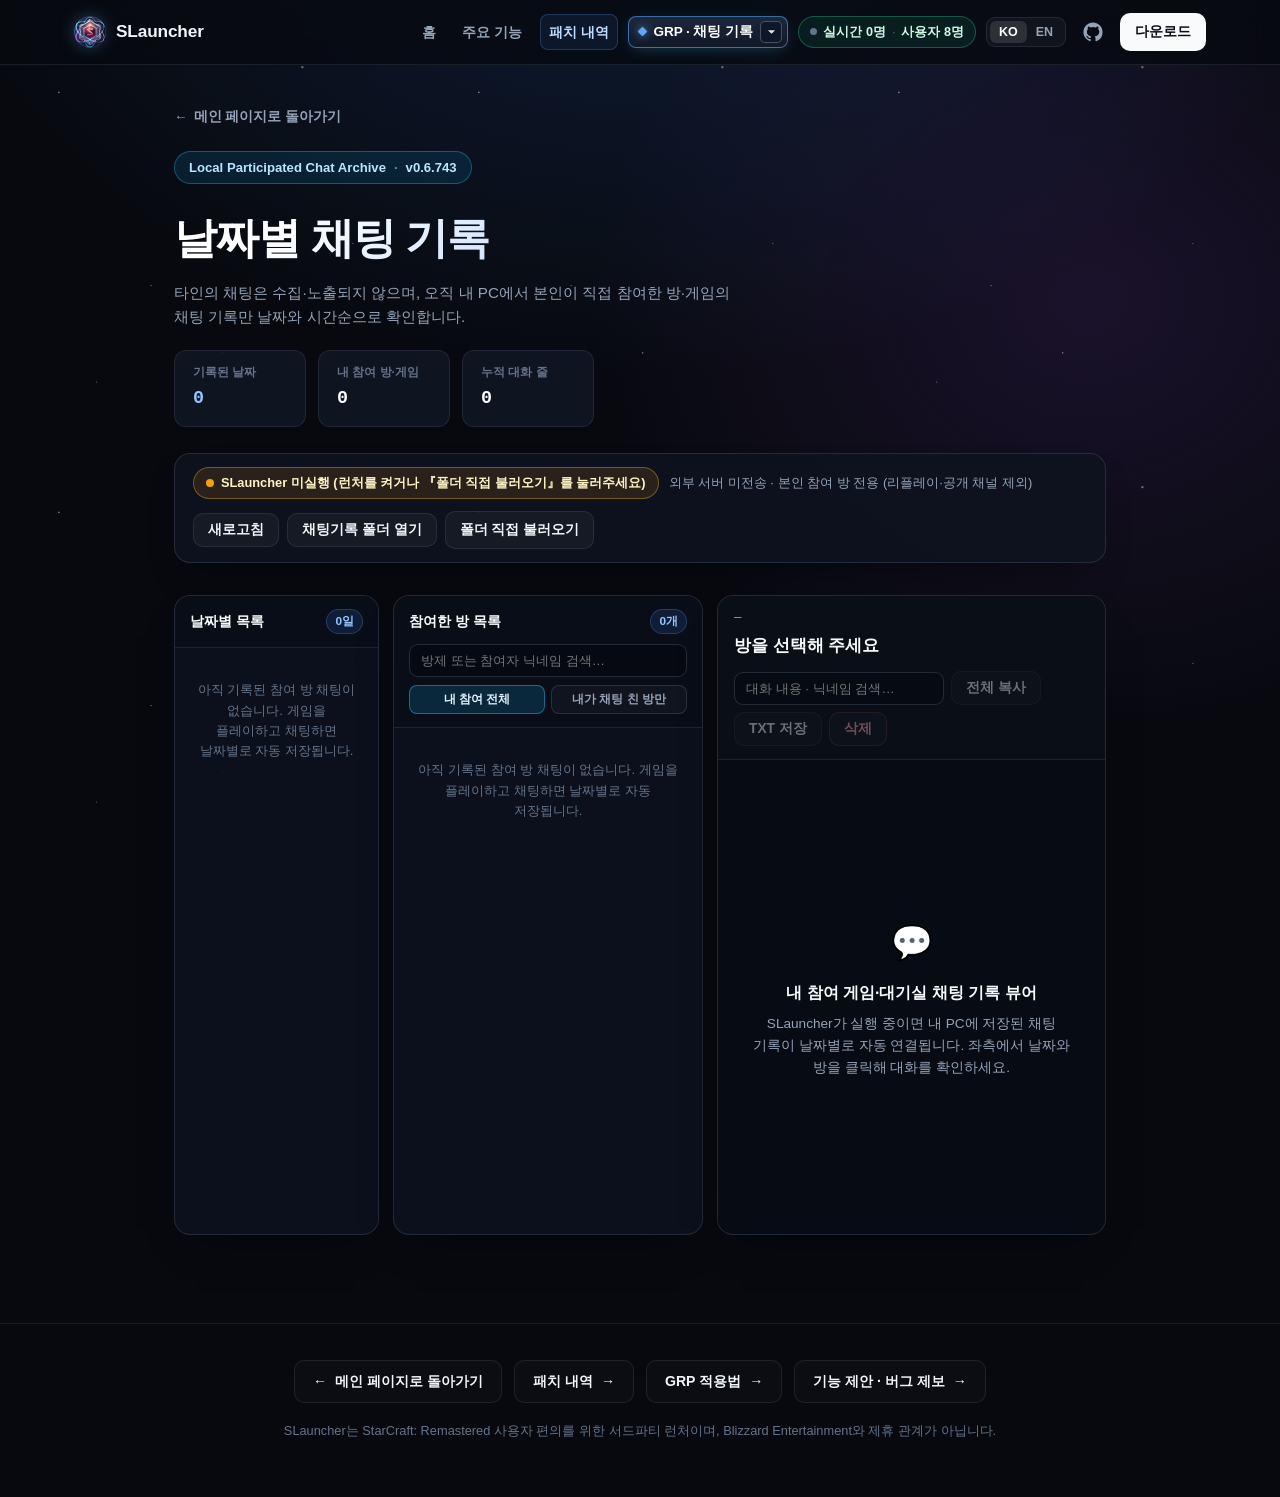
<file: chat-history.html>
<!DOCTYPE html>
<html lang="ko">
<head>
  <meta charset="utf-8" />
  <meta name="viewport" content="width=device-width, initial-scale=1" />
  <title>채팅 기록 — SLauncher</title>
  <meta name="description" content="SLauncher 내 참여 게임·대기실 날짜별 채팅 기록 조회 — 외부 서버 공유 없이 오직 내 PC에서 본인이 직접 참여한 방의 채팅만 날짜·시간별로 확인합니다." />
  <meta property="og:type" content="website" />
  <meta property="og:title" content="SLauncher 날짜별 채팅 기록" />
  <meta property="og:description" content="본인이 직접 참여한 방·게임의 채팅 기록만 날짜별로 깔끔하게 확인하고 검색하세요." />
  <meta property="og:image" content="./assets/img/logo.png" />
  <link rel="icon" href="./favicon.ico" />
  <link rel="stylesheet" href="./assets/css/style.css?v=0.6.743-1" />
</head>
<body id="top" class="chat-history-page">
  <div class="starfield" aria-hidden="true"></div>

  <header class="site-header">
    <div class="container header-inner">
      <a href="./index.html" class="brand">
        <img src="./assets/img/logo.png" alt="SLauncher" class="brand-logo" width="32" height="32" />
        <span class="brand-name">SLauncher</span>
      </a>

      <div class="header-actions">
        <a href="./index.html" class="nav-text-link" data-i18n="navHome">홈</a>
        <a href="./index.html#features" class="nav-text-link" data-i18n="navFeatures">주요 기능</a>
        <a href="./changelog.html" class="nav-text-link nav-changelog-pill" data-i18n="navChangelog">패치 내역</a>

        <div class="nav-tools-dropdown" id="nav-tools-dropdown">
          <button
            type="button"
            class="nav-tools-trigger is-page-active"
            id="nav-tools-trigger"
            aria-expanded="false"
            aria-haspopup="true"
            aria-controls="nav-tools-menu"
          >
            <span class="nav-tools-diamond" aria-hidden="true"></span>
            <span class="nav-tools-label" data-i18n="navToolsMenu">GRP · 채팅 기록</span>
            <span class="nav-tools-cap" aria-hidden="true">
              <svg class="nav-tools-tri" viewBox="0 0 10 6" width="9" height="6">
                <path d="M1 1l4 4 4-4" fill="currentColor" />
              </svg>
            </span>
          </button>

          <div class="nav-tools-panel" id="nav-tools-menu" role="menu" hidden>
            <a href="./grp-guide.html" class="nav-tools-head nav-tools-head-grp" role="menuitem">
              <span class="nav-tools-head-left">
                <span class="nav-tools-dot dot-grp" aria-hidden="true"></span>
                <span data-i18n="navGrpGuide">GRP 적용법</span>
              </span>
              <span class="nav-tools-go" data-i18n="navJumpOpen">열기 →</span>
            </a>

            <a href="#top" class="nav-tools-head nav-tools-head-chat is-current" aria-current="page" role="menuitem">
              <span class="nav-tools-head-left">
                <span class="nav-tools-dot dot-chat" aria-hidden="true"></span>
                <span data-i18n="navChatHistory">채팅 기록</span>
              </span>
              <span class="nav-tools-go" data-i18n="navCurrentBadge">현재 페이지</span>
            </a>

            <a href="./clan.html" class="nav-tools-head nav-tools-head-clan" role="menuitem">
              <span class="nav-tools-head-left">
                <span class="nav-tools-dot dot-clan" aria-hidden="true"></span>
                <span data-i18n="navClanSoon">공개 예정(클랜)</span>
              </span>
              <span class="nav-tools-go" data-i18n="navJumpOpen">열기 →</span>
            </a>
          </div>
        </div>

        <div id="nav-user-badge" class="nav-user-badge" role="status" aria-live="polite">
          <span class="nav-live-dot" aria-hidden="true"></span>
          <span id="nav-user-online">실시간 0명</span>
          <span class="nav-user-sep" aria-hidden="true">·</span>
          <span id="nav-user-total">사용자 8명</span>
        </div>

        <div class="lang-switch" role="group" aria-label="Language switcher">
          <button type="button" class="lang-btn active" data-lang="ko">KO</button>
          <button type="button" class="lang-btn" data-lang="en">EN</button>
        </div>

        <a id="nav-github-link" href="https://github.com/MOVINGSTART/SLauncher" target="_blank" rel="noopener" class="icon-link" aria-label="GitHub Repository" title="GitHub Repository">
          <svg viewBox="0 0 24 24" width="20" height="20" fill="currentColor" aria-hidden="true">
            <path d="M12 .5C5.65.5.5 5.66.5 12.02c0 5.1 3.3 9.42 7.88 10.95.58.1.79-.25.79-.56v-2.02c-3.2.7-3.88-1.38-3.88-1.38-.52-1.34-1.28-1.7-1.28-1.7-1.05-.72.08-.7.08-.7 1.16.08 1.77 1.2 1.77 1.2 1.03 1.77 2.7 1.26 3.36.96.1-.75.4-1.26.73-1.55-2.56-.29-5.25-1.28-5.25-5.7 0-1.26.45-2.29 1.19-3.1-.12-.29-.52-1.47.11-3.06 0 0 .97-.31 3.18 1.18a11.02 11.02 0 0 1 5.8 0c2.2-1.49 3.17-1.18 3.17-1.18.63 1.59.23 2.77.12 3.06.74.81 1.18 1.84 1.18 3.1 0 4.43-2.7 5.4-5.27 5.69.42.36.78 1.06.78 2.14v3.17c0 .31.21.67.8.56A11.53 11.53 0 0 0 23.5 12.02C23.5 5.66 18.35.5 12 .5Z"/>
          </svg>
        </a>

        <a href="./index.html#download" class="btn btn-sm btn-light" data-i18n="navDownload">다운로드</a>
      </div>
    </div>
  </header>

  <main id="chat-history-app">
    <section class="cl-hero ch-hero">
      <div class="container">
        <div class="cl-breadcrumb">
          <a href="./index.html" class="cl-back-link">
            <span aria-hidden="true">←</span>
            <span data-i18n="clBackHome">메인 페이지로 돌아가기</span>
          </a>
        </div>

        <div class="cl-hero-row">
          <div>
            <div class="hero-pill ch-pill">
              <span data-i18n="chPillLabel">Local Participated Chat Archive</span>
              <span class="dot">·</span>
              <span id="hero-version">v0.6.739</span>
            </div>
            <h1 class="cl-title" data-i18n="chTitle">날짜별 채팅 기록</h1>
            <p class="cl-subtitle" data-i18n="chSubtitle">
              타인의 채팅은 수집·노출되지 않으며, 오직 내 PC에서 본인이 직접 참여한 방·게임의 채팅 기록만 날짜와 시간순으로 확인합니다.
            </p>
          </div>

          <div class="cl-stat-cards ch-stat-cards">
            <div class="cl-stat-box">
              <span class="cl-stat-label" data-i18n="chStatDates">기록된 날짜</span>
              <strong id="ch-stat-dates" class="cl-stat-val accent">0</strong>
            </div>
            <div class="cl-stat-box">
              <span class="cl-stat-label" data-i18n="chStatSessions">내 참여 방·게임</span>
              <strong id="ch-stat-sessions" class="cl-stat-val">0</strong>
            </div>
            <div class="cl-stat-box">
              <span class="cl-stat-label" data-i18n="chStatLines">누적 대화 줄</span>
              <strong id="ch-stat-lines" class="cl-stat-val">0</strong>
            </div>
          </div>
        </div>

        <!-- Connection & Local Privacy Strip -->
        <div id="ch-connect" class="ch-status-bar" role="region" aria-label="SLauncher 로컬 연결 상태">
          <div class="ch-status-left">
            <span id="ch-conn-badge" class="ch-conn-badge is-connecting">
              <span class="ch-conn-dot" aria-hidden="true"></span>
              <span id="ch-conn-text" data-i18n="chConnChecking">내 PC SLauncher 연결 확인 중…</span>
            </span>
            <span id="ch-self-identity" class="ch-self-chip hidden"></span>
            <span class="ch-privacy-note" data-i18n="chPrivacyNote">외부 서버 미전송 · 본인 참여 방 전용 (리플레이·공개 채널 제외)</span>
          </div>

          <div class="ch-status-actions">
            <button type="button" id="ch-btn-refresh" class="btn btn-ghost btn-sm">
              <span data-i18n="chBtnRefresh">새로고침</span>
            </button>
            <button type="button" id="ch-btn-open-folder" class="btn btn-ghost btn-sm">
              <span data-i18n="chBtnOpenFolder">채팅기록 폴더 열기</span>
            </button>
            <label for="ch-folder-picker" class="btn btn-ghost btn-sm ch-folder-label">
              <span data-i18n="chBtnImportLocal">폴더 직접 불러오기</span>
            </label>
            <input id="ch-folder-picker" type="file" webkitdirectory directory multiple accept=".txt" class="hidden" />
          </div>
        </div>
      </div>
    </section>

    <section id="ch-rooms" class="ch-workspace-section">
      <div class="container">
        <div class="ch-workspace">
          <!-- Column 1: Dates (YYYY-MM-DD) -->
          <aside class="ch-pane ch-dates-pane" aria-label="날짜 목록">
            <div class="ch-pane-head">
              <strong data-i18n="chColDates">날짜별 목록</strong>
              <span id="ch-dates-badge" class="ch-mini-count">0일</span>
            </div>
            <div id="ch-date-list" class="ch-date-list" role="listbox" aria-label="기록 날짜 선택">
              <div class="ch-empty-hint" data-i18n="chLoadingDates">날짜 목록을 불러오는 중입니다…</div>
            </div>
          </aside>

          <!-- Column 2: Participated Rooms / Sessions on Selected Date -->
          <section class="ch-pane ch-sessions-pane" aria-label="참여 방 목록">
            <div class="ch-pane-head ch-sessions-head">
              <div class="ch-sessions-title-row">
                <strong id="ch-selected-date-label" data-i18n="chColRooms">참여한 방 목록</strong>
                <span id="ch-sessions-badge" class="ch-mini-count">0개</span>
              </div>
              <div class="ch-session-filters">
                <input
                  id="ch-room-search"
                  type="search"
                  class="ch-input"
                  placeholder="방제 또는 참여자 닉네임 검색…"
                  data-i18n-placeholder="chRoomSearchPh"
                  autocomplete="off"
                />
                <div class="ch-scope-row">
                  <button type="button" class="ch-chip active" data-ch-scope="all" data-i18n="chScopeAll">내 참여 전체</button>
                  <button type="button" class="ch-chip" data-ch-scope="spoke" data-i18n="chScopeSpoke">내가 채팅 친 방만</button>
                </div>
              </div>
            </div>
            <div id="ch-session-list" class="ch-session-list" role="listbox" aria-label="방 세션 선택">
              <div class="ch-empty-hint" data-i18n="chSelectDateHint">좌측에서 날짜를 선택하면 본인이 참여한 방 목록이 표시됩니다.</div>
            </div>
          </section>

          <!-- Column 3: Chat Conversation Viewer -->
          <section id="ch-viewer" class="ch-pane ch-viewer-pane" aria-label="채팅 대화 내용">
            <div class="ch-viewer-head">
              <div class="ch-viewer-title-wrap">
                <div class="ch-viewer-meta-line">
                  <span id="ch-view-kind-badge" class="ch-kind-badge hidden">인게임</span>
                  <span id="ch-view-datetime" class="ch-view-datetime">—</span>
                </div>
                <h2 id="ch-view-room-title" class="ch-view-room-title" data-i18n="chViewerEmptyTitle">방을 선택해 주세요</h2>
              </div>

              <div class="ch-viewer-actions">
                <div class="ch-msg-search-wrap">
                  <input
                    id="ch-msg-search"
                    type="search"
                    class="ch-input ch-msg-search"
                    placeholder="대화 내용 · 닉네임 검색…"
                    data-i18n-placeholder="chMsgSearchPh"
                    autocomplete="off"
                  />
                </div>
                <button type="button" id="ch-btn-copy-txt" class="btn btn-ghost btn-sm" disabled>
                  <span data-i18n="chBtnCopyTxt">전체 복사</span>
                </button>
                <button type="button" id="ch-btn-download-txt" class="btn btn-ghost btn-sm" disabled>
                  <span data-i18n="chBtnDownloadTxt">TXT 저장</span>
                </button>
                <button type="button" id="ch-btn-delete-file" class="btn btn-ghost btn-sm ch-btn-danger" disabled>
                  <span data-i18n="chBtnDelete">삭제</span>
                </button>
              </div>
            </div>

            <!-- Clickable Participant Filter Bar -->
            <div id="ch-participants-bar" class="ch-participants-bar hidden" aria-label="참여자 필터"></div>

            <!-- Chat Lines Scroll Viewport -->
            <div id="ch-messages-box" class="ch-messages-box">
              <div class="ch-viewer-placeholder">
                <div class="ch-placeholder-icon" aria-hidden="true">💬</div>
                <strong data-i18n="chPlaceholderTitle">내 참여 게임·대기실 채팅 기록 뷰어</strong>
                <p id="ch-placeholder-desc" data-i18n="chPlaceholderDesc">
                  SLauncher가 실행 중이면 내 PC에 저장된 채팅 기록이 날짜별로 자동 연결됩니다. 좌측에서 날짜와 방을 클릭해 대화를 확인하세요.
                </p>
              </div>
            </div>
          </section>
        </div>
      </div>
    </section>
  </main>

  <footer class="site-footer">
    <div class="container footer-inner">
      <div class="footer-actions">
        <a href="./index.html" class="outline-pill">
          <span aria-hidden="true">←</span>
          <span data-i18n="clBackHome">메인 페이지로 돌아가기</span>
        </a>
        <a href="./changelog.html" class="outline-pill">
          <span data-i18n="navChangelog">패치 내역</span>
          <span aria-hidden="true">→</span>
        </a>
        <a href="./grp-guide.html" class="outline-pill">
          <span data-i18n="navGrpGuide">GRP 적용법</span>
          <span aria-hidden="true">→</span>
        </a>
        <a id="footer-issues-link" href="https://github.com/MOVINGSTART/SLauncher/issues" target="_blank" rel="noopener" class="outline-pill">
          <span data-i18n="footerFeedback">기능 제안 · 버그 제보</span>
          <span aria-hidden="true">→</span>
        </a>
      </div>
      <p class="footer-note" data-i18n="footerDisclaimer">
        SLauncher는 StarCraft: Remastered 사용자 편의를 위한 서드파티 런처이며, Blizzard Entertainment와 제휴 관계가 아닙니다.
      </p>
    </div>
  </footer>

  <div id="toast" class="toast" role="status" aria-live="polite"></div>
  <script src="./assets/js/main.js?v=0.6.743-1"></script>
</body>
</html>
</file>
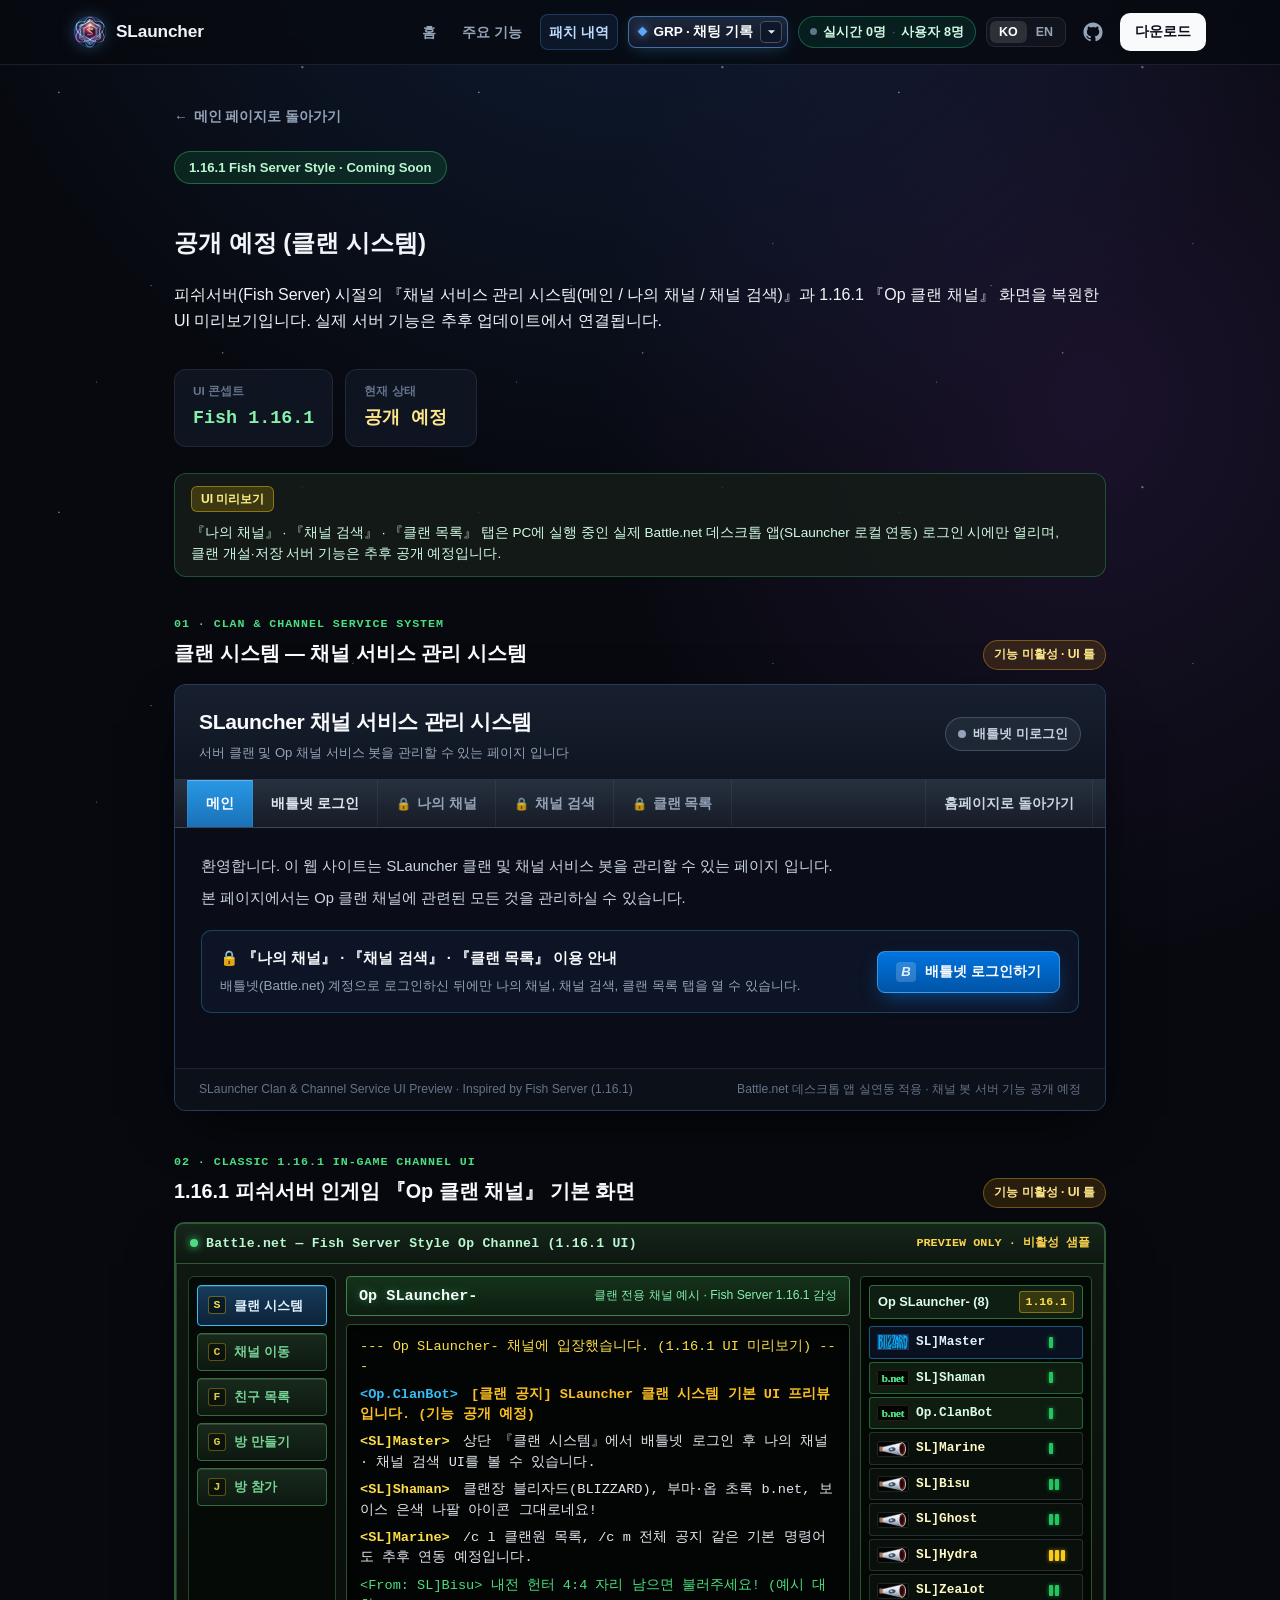
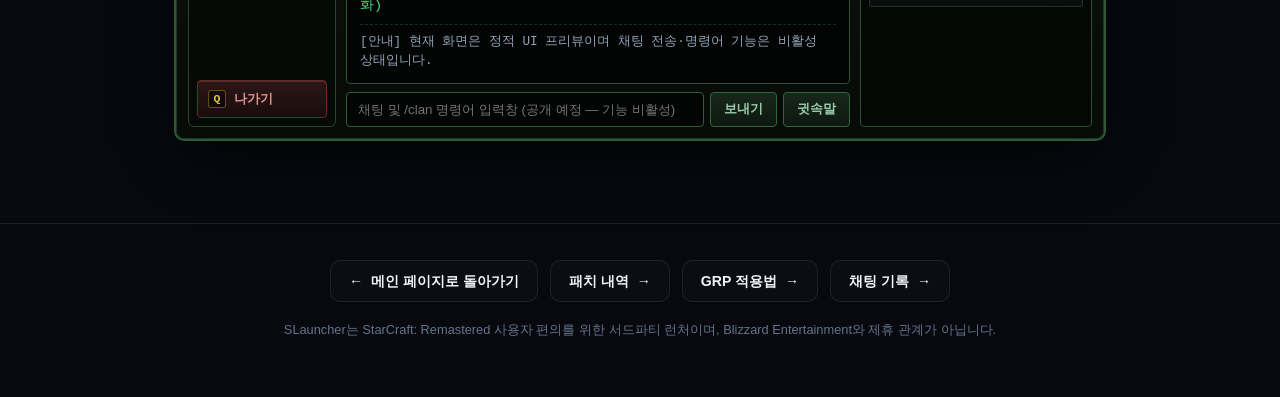
<file: clan.html>
<!DOCTYPE html>
<html lang="ko">
<head>
  <meta charset="utf-8" />
  <meta name="viewport" content="width=device-width, initial-scale=1" />
  <title>공개 예정(클랜) — SLauncher</title>
  <meta name="description" content="스타크래프트 1.16.1 피쉬서버 클랜·채널 서비스 관리 시스템(메인 / 나의 채널 / 채널 검색) 및 Op 클랜 채널 기본 UI 미리보기 (공개 예정)." />
  <meta property="og:type" content="website" />
  <meta property="og:title" content="SLauncher 클랜 시스템 (공개 예정)" />
  <meta property="og:description" content="피쉬서버 클랜 시스템(메인·나의 채널·채널 검색) 및 1.16.1 Op 채널 UI 레이아웃 미리보기입니다." />
  <meta property="og:image" content="./assets/img/logo.png" />
  <link rel="icon" href="./favicon.ico" />
  <link rel="stylesheet" href="./assets/css/style.css?v=0.6.743-1" />
</head>
<body id="top" class="clan-page">
  <div class="starfield" aria-hidden="true"></div>

  <!-- Shared 1.16.1 Fish Server Rank Icons: BLIZZARD (Master), b.net (Sub/Op), Silver Horn (Voice) -->
  <svg width="0" height="0" style="position:absolute;overflow:hidden" aria-hidden="true">
    <defs>
      <linearGradient id="bniSilverCone" x1="0%" y1="0%" x2="0%" y2="100%">
        <stop offset="0%" stop-color="#ffffff" />
        <stop offset="45%" stop-color="#dbe4ee" />
        <stop offset="80%" stop-color="#94a3b8" />
        <stop offset="100%" stop-color="#475569" />
      </linearGradient>
      <radialGradient id="bniBellDark" cx="45%" cy="45%" r="60%">
        <stop offset="0%" stop-color="#2a0808" />
        <stop offset="65%" stop-color="#5c1919" />
        <stop offset="100%" stop-color="#8b2c2c" />
      </radialGradient>
      <filter id="bniGreenGlow" x="-20%" y="-20%" width="140%" height="140%">
        <feGaussianBlur stdDeviation="0.65" result="blur" />
        <feMerge>
          <feMergeNode in="blur" />
          <feMergeNode in="SourceGraphic" />
        </feMerge>
      </filter>

      <!-- 1. Clan Master: Uploaded Authentic Blizzard (BLIZZARD) Icon -->
      <symbol id="bni-blizz" viewBox="0 0 28 14">
        <rect x="0" y="0" width="28" height="14" rx="1" fill="#23293a" />
        <image href="[data-uri]" x="0" y="0" width="28" height="14" preserveAspectRatio="none" />
        <rect x="0.35" y="0.35" width="27.3" height="13.3" rx="1" fill="none" stroke="#1e3a8a" stroke-width="0.6" opacity="0.65" />
      </symbol>

      <!-- 2. Sub-master & Op: Classic Green "b.net" Icon -->
      <symbol id="bni-bnet" viewBox="0 0 28 14">
        <rect x="0.5" y="0.5" width="27" height="13" rx="1" fill="#020402" stroke="#2c241b" stroke-width="0.8" />
        <text x="14" y="10.3" text-anchor="middle" font-family="Georgia, 'Times New Roman', serif" font-size="9.6" font-weight="700" letter-spacing="-0.2" fill="#4ade80" filter="url(#bniGreenGlow)">b.net</text>
      </symbol>

      <!-- 3. Voice (VOp): Classic Silver/White Horizontal Megaphone / Horn (나팔) -->
      <symbol id="bni-voice" viewBox="0 0 28 14">
        <rect x="0.5" y="0.5" width="27" height="13" rx="1" fill="#030504" stroke="#262b28" stroke-width="0.8" />
        <rect x="2.0" y="4.9" width="3.4" height="4.2" rx="0.7" fill="#a67353" stroke="#5c3d28" stroke-width="0.45" />
        <path d="M5.1 5.4 L21.6 1.5 L21.6 12.5 L5.1 8.8 Z" fill="url(#bniSilverCone)" stroke="#cbd5e1" stroke-width="0.4" stroke-linejoin="round" />
        <ellipse cx="13.2" cy="7.3" rx="3.1" ry="1.8" transform="rotate(-10 13.2 7.3)" fill="#1e293b" opacity="0.78" />
        <ellipse cx="12.5" cy="7.2" rx="1.3" ry="0.8" fill="#cbd5e1" opacity="0.85" />
        <ellipse cx="22.1" cy="7" rx="2.9" ry="5.5" fill="url(#bniBellDark)" stroke="#e2e8f0" stroke-width="0.65" />
        <ellipse cx="21.7" cy="7" rx="1.4" ry="3.4" fill="#1f0505" opacity="0.8" />
      </symbol>
    </defs>
  </svg>

  <header class="site-header">
    <div class="container header-inner">
      <a href="./index.html" class="brand">
        <img src="./assets/img/logo.png" alt="SLauncher" class="brand-logo" width="32" height="32" />
        <span class="brand-name">SLauncher</span>
      </a>

      <div class="header-actions">
        <a href="./index.html" class="nav-text-link" data-i18n="navHome">홈</a>
        <a href="./index.html#features" class="nav-text-link" data-i18n="navFeatures">주요 기능</a>
        <a href="./changelog.html" class="nav-text-link nav-changelog-pill" data-i18n="navChangelog">패치 내역</a>

        <div class="nav-tools-dropdown" id="nav-tools-dropdown">
          <button
            type="button"
            class="nav-tools-trigger is-page-active"
            id="nav-tools-trigger"
            aria-expanded="false"
            aria-haspopup="true"
            aria-controls="nav-tools-menu"
          >
            <span class="nav-tools-diamond" aria-hidden="true"></span>
            <span class="nav-tools-label" data-i18n="navToolsMenu">GRP · 채팅 기록</span>
            <span class="nav-tools-cap" aria-hidden="true">
              <svg class="nav-tools-tri" viewBox="0 0 10 6" width="9" height="6">
                <path d="M1 1l4 4 4-4" fill="currentColor" />
              </svg>
            </span>
          </button>

          <div class="nav-tools-panel" id="nav-tools-menu" role="menu" hidden>
            <a href="./grp-guide.html" class="nav-tools-head nav-tools-head-grp" role="menuitem">
              <span class="nav-tools-head-left">
                <span class="nav-tools-dot dot-grp" aria-hidden="true"></span>
                <span data-i18n="navGrpGuide">GRP 적용법</span>
              </span>
              <span class="nav-tools-go" data-i18n="navJumpOpen">열기 →</span>
            </a>

            <a href="./chat-history.html" class="nav-tools-head nav-tools-head-chat" role="menuitem">
              <span class="nav-tools-head-left">
                <span class="nav-tools-dot dot-chat" aria-hidden="true"></span>
                <span data-i18n="navChatHistory">채팅 기록</span>
              </span>
              <span class="nav-tools-go" data-i18n="navJumpOpen">열기 →</span>
            </a>

            <a href="#top" class="nav-tools-head nav-tools-head-clan is-current" aria-current="page" role="menuitem">
              <span class="nav-tools-head-left">
                <span class="nav-tools-dot dot-clan" aria-hidden="true"></span>
                <span data-i18n="navClanSoon">공개 예정(클랜)</span>
              </span>
              <span class="nav-tools-go" data-i18n="navCurrentBadge">현재 페이지</span>
            </a>
          </div>
        </div>

        <div id="nav-user-badge" class="nav-user-badge" role="status" aria-live="polite">
          <span class="nav-live-dot" aria-hidden="true"></span>
          <span id="nav-user-online">실시간 0명</span>
          <span class="nav-user-sep" aria-hidden="true">·</span>
          <span id="nav-user-total">사용자 8명</span>
        </div>

        <div class="lang-switch" role="group" aria-label="Language switcher">
          <button type="button" class="lang-btn active" data-lang="ko">KO</button>
          <button type="button" class="lang-btn" data-lang="en">EN</button>
        </div>

        <a id="nav-github-link" href="https://github.com/MOVINGSTART/SLauncher" target="_blank" rel="noopener" class="icon-link" aria-label="GitHub Repository" title="GitHub Repository">
          <svg viewBox="0 0 24 24" width="20" height="20" fill="currentColor" aria-hidden="true">
            <path d="M12 .5C5.65.5.5 5.66.5 12.02c0 5.1 3.3 9.42 7.88 10.95.58.1.79-.25.79-.56v-2.02c-3.2.7-3.88-1.38-3.88-1.38-.52-1.34-1.28-1.7-1.28-1.7-1.05-.72.08-.7.08-.7 1.16.08 1.77 1.2 1.77 1.2 1.03 1.77 2.7 1.26 3.36.96.1-.75.4-1.26.73-1.55-2.56-.29-5.25-1.28-5.25-5.7 0-1.26.45-2.29 1.19-3.1-.12-.29-.52-1.47.11-3.06 0 0 .97-.31 3.18 1.18a11.02 11.02 0 0 1 5.8 0c2.2-1.49 3.17-1.18 3.17-1.18.63 1.59.23 2.77.12 3.06.74.81 1.18 1.84 1.18 3.1 0 4.43-2.7 5.4-5.27 5.69.42.36.78 1.06.78 2.14v3.17c0 .31.21.67.8.56A11.53 11.53 0 0 0 23.5 12.02C23.5 5.66 18.35.5 12 .5Z"/>
          </svg>
        </a>

        <a href="./index.html#download" class="btn btn-sm btn-light" data-i18n="navDownload">다운로드</a>
      </div>
    </div>
  </header>

  <main>
    <section class="cl-hero clan-hero">
      <div class="container">
        <div class="cl-breadcrumb">
          <a href="./index.html" class="cl-back-link">
            <span aria-hidden="true">←</span>
            <span data-i18n="clBackHome">메인 페이지로 돌아가기</span>
          </a>
        </div>

        <div class="cl-hero-row">
          <div>
            <div class="hero-pill clan-pill">
              <span data-i18n="clanPillLabel">1.16.1 Fish Server Style · Coming Soon</span>
            </div>
            <h1 class="cl-page-title" data-i18n="clanPageTitle">공개 예정 (클랜 시스템)</h1>
            <p class="cl-page-sub" data-i18n="clanPageSub">
              피쉬서버(Fish Server) 시절의 『채널 서비스 관리 시스템(메인 / 나의 채널 / 채널 검색)』과 1.16.1 『Op 클랜 채널』 화면을 복원한 UI 미리보기입니다. 실제 서버 기능은 추후 업데이트에서 연결됩니다.
            </p>
          </div>

          <div class="cl-stat-cards">
            <div class="cl-stat-box">
              <span class="cl-stat-label" data-i18n="clanStatThemeLabel">UI 콘셉트</span>
              <strong class="cl-stat-val clan-stat-green">Fish 1.16.1</strong>
            </div>
            <div class="cl-stat-box">
              <span class="cl-stat-label" data-i18n="clanStatStateLabel">현재 상태</span>
              <strong class="cl-stat-val clan-stat-amber" data-i18n="clanStatStateVal">공개 예정</strong>
            </div>
          </div>
        </div>

        <div class="clan-soon-banner" role="note">
          <span class="clan-soon-tag" data-i18n="clanSoonTag">UI 미리보기</span>
          <span data-i18n="clanSoonDesc">『나의 채널』 · 『채널 검색』 · 『클랜 목록』 탭은 PC에 실행 중인 실제 Battle.net 데스크톱 앱(SLauncher 로컬 연동) 로그인 시에만 열리며, 클랜 개설·저장 서버 기능은 추후 공개 예정입니다.</span>
        </div>
      </div>
    </section>

    <!-- =========================================================================
         Section 1: Fish Server Style "채널 서비스 관리 시스템" (메인 / 나의 채널 / 채널 검색 + 배틀넷 로그인 게이트)
         Modeled after 10:07~10:27 of Fish Server Channel Service Management UI
         ========================================================================= -->
    <section id="clan-system" class="clan-section">
      <div class="container">
        <div class="clan-sec-head">
          <div>
            <span class="clan-sec-kicker">01 · CLAN &amp; CHANNEL SERVICE SYSTEM</span>
            <h2 class="clan-sec-title" data-i18n="csSecTitle">클랜 시스템 — 채널 서비스 관리 시스템</h2>
          </div>
          <span class="clan-preview-chip" data-i18n="clanPreviewOnlyBadge">기능 미활성 · UI 틀</span>
        </div>

        <div class="fs-sys-card" id="fs-clan-sys-app">
          <!-- Classic Fish Server System Header -->
          <div class="fs-sys-header">
            <div class="fs-sys-title-wrap">
              <h3 class="fs-sys-title" data-i18n="csHeaderTitle">SLauncher 채널 서비스 관리 시스템</h3>
              <p class="fs-sys-subtitle" data-i18n="csHeaderSub">서버 클랜 및 Op 채널 서비스 봇을 관리할 수 있는 페이지 입니다</p>
            </div>

            <div class="fs-sys-auth-badge" id="cs-auth-status-pill" data-state="guest">
              <span class="fs-auth-dot" aria-hidden="true"></span>
              <span id="cs-auth-status-text" data-i18n="csAuthGuestBadge">배틀넷 미로그인</span>
            </div>
          </div>

          <!-- 5-Tab Bar: 메인 / 배틀넷 로그인(로그아웃) / 🔒나의 채널 / 🔒채널 검색 / 🔒클랜 목록 + 홈페이지로 돌아가기 -->
          <nav class="fs-sys-navbar" aria-label="클랜 시스템 메뉴">
            <button type="button" class="fs-nav-tab is-active" data-cs-tab="main" id="cs-tab-main">
              <span data-i18n="csTabMain">메인</span>
            </button>
            <button type="button" class="fs-nav-tab" data-cs-tab="login" id="cs-tab-login">
              <span data-i18n="csTabLogin">배틀넷 로그인</span>
            </button>
            <button type="button" class="fs-nav-tab hidden" id="cs-btn-logout">
              <span data-i18n="csTabLogout">로그아웃</span>
            </button>
            <button type="button" class="fs-nav-tab is-locked" data-cs-tab="my-channel" id="cs-tab-my" aria-disabled="true">
              <span class="fs-lock-ico" id="cs-lock-my" aria-hidden="true">🔒</span>
              <span data-i18n="csTabMyChannel">나의 채널</span>
            </button>
            <button type="button" class="fs-nav-tab is-locked" data-cs-tab="search" id="cs-tab-search" aria-disabled="true">
              <span class="fs-lock-ico" id="cs-lock-search" aria-hidden="true">🔒</span>
              <span data-i18n="csTabSearch">채널 검색</span>
            </button>
            <button type="button" class="fs-nav-tab is-locked" data-cs-tab="clan-list" id="cs-tab-clan-list" aria-disabled="true">
              <span class="fs-lock-ico" id="cs-lock-clan-list" aria-hidden="true">🔒</span>
              <span data-i18n="csTabClanList">클랜 목록</span>
            </button>
            <a href="./index.html" class="fs-nav-tab fs-nav-home-link" data-i18n="csTabBackHome">홈페이지로 돌아가기</a>
          </nav>

          <!-- Dynamic Body Area -->
          <div class="fs-sys-body">
            <!-- Gate Warning Banner (shown when clicking 나의 채널 / 채널 검색 / 클랜 목록 before Battle.net login) -->
            <div class="fs-gate-alert hidden" id="cs-gate-alert" role="alert">
              <span class="fs-gate-badge" data-i18n="csGateBadge">접근 제한</span>
              <span id="cs-gate-msg" data-i18n="csGateRequiredMsg">배틀넷(Battle.net) 로그인을 완료해야 『나의 채널』 · 『채널 검색』 · 『클랜 목록』 메뉴를 사용할 수 있습니다.</span>
            </div>

            <!-- Panel 1: 메인 (Main) -->
            <div class="fs-panel" id="cs-panel-main">
              <div id="cs-main-guest">
                <p class="fs-main-line" data-i18n="csMainGuestLine1">환영합니다. 이 웹 사이트는 SLauncher 클랜 및 채널 서비스 봇을 관리할 수 있는 페이지 입니다.</p>
                <p class="fs-main-line" data-i18n="csMainGuestLine2">본 페이지에서는 Op 클랜 채널에 관련된 모든 것을 관리하실 수 있습니다.</p>

                <div class="fs-main-callout">
                  <div class="fs-main-callout-text">
                    <strong data-i18n="csMainLockTitle">🔒 『나의 채널』 · 『채널 검색』 · 『클랜 목록』 이용 안내</strong>
                    <p data-i18n="csMainLockDesc">배틀넷(Battle.net) 계정으로 로그인하신 뒤에만 나의 채널, 채널 검색, 클랜 목록 탭을 열 수 있습니다.</p>
                  </div>
                  <button type="button" class="fs-bnet-btn" id="cs-goto-login-btn">
                    <span class="fs-bnet-mark" aria-hidden="true">B</span>
                    <span data-i18n="csGotoLoginBtn">배틀넷 로그인하기</span>
                  </button>
                </div>
              </div>

              <div id="cs-main-authed" class="hidden">
                <p class="fs-main-welcome"><strong id="cs-welcome-user"></strong><span data-i18n="csMainWelcomeSuffix">님 환영합니다!</span></p>
                <p class="fs-main-line" data-i18n="csMainAuthedLine2">채널 서비스 관리 시스템에 성공적으로 로그인 되었습니다. 상단 탭 또는 아래 바로가기를 선택하세요.</p>

                <div class="fs-quick-cards fs-quick-cards-3">
                  <button type="button" class="fs-quick-card" data-cs-jump="my-channel">
                    <span class="fs-quick-kicker">MY CHANNEL</span>
                    <strong data-i18n="csQuickMyTitle">나의 채널 →</strong>
                    <span data-i18n="csQuickMyDesc">내 Op 클랜 채널 설정 및 BLIZZARD · b.net · 나팔 권한 관리 틀</span>
                  </button>
                  <button type="button" class="fs-quick-card" data-cs-jump="search">
                    <span class="fs-quick-kicker">CHANNEL SEARCH</span>
                    <strong data-i18n="csQuickSearchTitle">채널 검색 →</strong>
                    <span data-i18n="csQuickSearchDesc">Op 채널명·봇 상태·현재 접속 인원으로 채널 조회 UI 확인</span>
                  </button>
                  <button type="button" class="fs-quick-card" data-cs-jump="clan-list">
                    <span class="fs-quick-kicker">CLAN LIST</span>
                    <strong data-i18n="csQuickListTitle">클랜 목록 →</strong>
                    <span data-i18n="csQuickListDesc">전체 등록 클랜 이름 · 클랜 태그 · 클랜장 현황 목록 UI 확인</span>
                  </button>
                </div>
              </div>
            </div>

            <!-- Panel 2: 배틀넷 로그인 (Real Local Battle.net Desktop App Integration) -->
            <div class="fs-panel hidden" id="cs-panel-login">
              <h4 class="fs-panel-heading" data-i18n="csLoginHeading">Battle.net 데스크톱 앱 연동 로그인</h4>
              <p class="fs-panel-sub" data-i18n="csLoginSub">임의 입력이 아닌 내 PC에 실행 중인 실제 Blizzard Battle.net 데스크톱 앱의 로그인 계정을 인식하여 연동합니다.</p>

              <div class="fs-login-box fs-login-box-real">
                <div class="fs-bnet-diag-card" role="status" aria-live="polite">
                  <div class="fs-bnet-diag-row">
                    <span class="fs-bnet-diag-left">
                      <span class="fs-diag-dot" id="cs-diag-bridge-dot" data-st="checking" aria-hidden="true"></span>
                      <span data-i18n="csDiagBridgeLabel">SLauncher 로컬 브리지</span>
                    </span>
                    <span class="fs-diag-pill" id="cs-diag-bridge-pill" data-st="checking" data-i18n="csDiagBridgeChecking">연결 확인 중…</span>
                  </div>

                  <div class="fs-bnet-diag-row">
                    <span class="fs-bnet-diag-left">
                      <span class="fs-diag-dot" id="cs-diag-bnet-dot" data-st="checking" aria-hidden="true"></span>
                      <span data-i18n="csDiagBnetLabel">Battle.net 데스크톱 앱</span>
                    </span>
                    <span class="fs-diag-pill" id="cs-diag-bnet-pill" data-st="checking" data-i18n="csDiagBnetWaiting">브리지 대기 중</span>
                  </div>
                </div>

                <div class="fs-detected-acct hidden" id="cs-detected-acct-box">
                  <div class="fs-detected-kicker" data-i18n="csDetectedAcctLabel">감지된 실제 Battle.net 계정</div>
                  <div class="fs-detected-main">
                    <strong id="cs-detected-btag">—</strong>
                    <span id="cs-detected-meta" class="fs-detected-meta"></span>
                  </div>
                </div>

                <div class="fs-login-live-msg" id="cs-login-live-msg" data-tone="info" data-i18n="csLoginLiveInit">
                  Battle.net 데스크톱 앱에 로그인한 상태에서 SLauncher를 실행한 뒤 아래 [Battle.net 앱으로 로그인] 버튼을 눌러 주세요.
                </div>

                <div class="fs-login-actions">
                  <button type="button" class="fs-bnet-btn fs-bnet-btn-wide" id="cs-do-bnet-login">
                    <span class="fs-bnet-emblem" aria-hidden="true">
                      <svg viewBox="0 0 24 24" width="18" height="18" fill="none" stroke="currentColor" stroke-width="2" stroke-linecap="round" stroke-linejoin="round">
                        <ellipse cx="12" cy="12" rx="9.5" ry="4.2" transform="rotate(-30 12 12)" />
                        <ellipse cx="12" cy="12" rx="9.5" ry="4.2" transform="rotate(30 12 12)" />
                        <ellipse cx="12" cy="12" rx="9.5" ry="4.2" transform="rotate(90 12 12)" />
                        <circle cx="12" cy="12" r="1.8" fill="currentColor" stroke="none" />
                      </svg>
                    </span>
                    <span id="cs-do-bnet-login-label" data-i18n="csDoBnetLoginBtn">Battle.net 앱으로 로그인</span>
                  </button>
                </div>

                <div class="fs-login-sub-actions">
                  <button type="button" class="btn btn-ghost btn-sm" id="cs-open-bnet-app">
                    <span data-i18n="csOpenBnetAppBtn">Battle.net 앱 열기</span>
                  </button>
                  <button type="button" class="btn btn-ghost btn-sm" id="cs-refresh-bnet-status">
                    <span data-i18n="csRefreshBnetBtn">연결 상태 새로고침</span>
                  </button>
                  <a href="./index.html#download" class="btn btn-ghost btn-sm" id="cs-dl-slauncher-link">
                    <span data-i18n="csDownloadLauncherBtn">SLauncher 다운로드</span>
                  </a>
                </div>

                <p class="fs-login-hint" data-i18n="csLoginHint">
                  ※ 임의 배틀태그 입력은 지원하지 않으며, 내 PC에서 실행 중인 SLauncher 로컬 브리지를 통해 실제 로그인된 Battle.net 데스크톱 앱 계정만 인증됩니다.
                </p>
              </div>
            </div>

            <!-- Panel 3: 나의 채널 (My Channel — Locked until Battle.net login) -->
            <div class="fs-panel hidden" id="cs-panel-my-channel">
              <div class="fs-panel-top-row">
                <div>
                  <h4 class="fs-panel-heading" data-i18n="csMyHeading">나의 채널</h4>
                  <p class="fs-panel-sub" data-i18n="csMySub">내 클랜 전용 Op 채널 개설 정보와 채널 권한(BLIZZARD · b.net · 보이스 나팔)을 관리하는 기본 UI 틀입니다.</p>
                </div>
                <span class="clan-preview-chip" data-i18n="clanPreviewOnlyBadge">기능 미활성 · UI 틀</span>
              </div>

              <div class="fs-my-grid">
                <div class="fs-subbox">
                  <h5 class="fs-subbox-title" data-i18n="csMyInfoTitle">Op 클랜 채널 기본 설정</h5>
                  <div class="clan-form-stack">
                    <div class="clan-field-row">
                      <label class="clan-field">
                        <span data-i18n="csMyFieldChan">채널명 (Op 고정)</span>
                        <input type="text" class="clan-mock-input" disabled value="Op SLauncher-" />
                      </label>
                      <label class="clan-field">
                        <span data-i18n="csMyFieldTag">클랜 태그</span>
                        <input type="text" class="clan-mock-input" disabled value="SL]" />
                      </label>
                    </div>
                    <label class="clan-field">
                      <span data-i18n="csMyFieldMaster">클랜장 (배틀넷 로그인 계정)</span>
                      <input type="text" id="cs-my-master-display" class="clan-mock-input" disabled value="" />
                    </label>
                    <label class="clan-field">
                      <span data-i18n="csMyFieldMotd">채널 환영 공지 (MOTD)</span>
                      <input type="text" class="clan-mock-input" disabled value="[공지] Op SLauncher- 공식 클랜 채널입니다. (공개 예정)" />
                    </label>
                    <div class="fs-disabled-btn-row">
                      <button type="button" class="btn btn-primary btn-sm" disabled data-i18n="csMySaveBtn">채널 생성 / 설정 저장 (공개 예정)</button>
                      <button type="button" class="btn btn-ghost btn-sm" disabled data-i18n="csMyBotBtn">채널 봇 동기화 (예정)</button>
                    </div>
                  </div>
                </div>

                <div class="fs-subbox">
                  <h5 class="fs-subbox-title" data-i18n="csMyRoleTitle">채널 권한 등록 · 클랜원 목록 틀</h5>
                  <div class="fs-role-add-bar">
                    <input type="text" class="clan-mock-input" disabled placeholder="클랜원 배틀태그 또는 ID 입력 (공개 예정)" data-i18n-placeholder="csMyMemberPh" />
                    <button type="button" class="btn btn-ghost btn-sm" disabled data-i18n="csMyAddBnetBtn">부마·옵(b.net) 부여</button>
                    <button type="button" class="btn btn-ghost btn-sm" disabled data-i18n="csMyAddVoiceBtn">보이스(나팔) 부여</button>
                  </div>

                  <ul class="fs-member-preview-list">
                    <li>
                      <span class="fs-mem-left">
                        <svg class="bni-svg-inline" viewBox="0 0 28 14" aria-hidden="true"><use href="#bni-blizz" /></svg>
                        <strong id="cs-my-master-row-name">SL]Master</strong>
                      </span>
                      <span class="fs-mem-role role-blizz" data-i18n="clanRankMaster">클랜장 (BLIZZARD)</span>
                    </li>
                    <li>
                      <span class="fs-mem-left">
                        <svg class="bni-svg-inline" viewBox="0 0 28 14" aria-hidden="true"><use href="#bni-bnet" /></svg>
                        <strong>SL]Shaman</strong>
                      </span>
                      <span class="fs-mem-role role-bnet" data-i18n="clanRankOp">부마스터 · 옵 (b.net)</span>
                    </li>
                    <li>
                      <span class="fs-mem-left">
                        <svg class="bni-svg-inline" viewBox="0 0 28 14" aria-hidden="true"><use href="#bni-bnet" /></svg>
                        <strong>Op.ClanBot</strong>
                      </span>
                      <span class="fs-mem-role role-bnet" data-i18n="csRoleChannelBot">채널 봇 · 옵 (b.net)</span>
                    </li>
                    <li>
                      <span class="fs-mem-left">
                        <svg class="bni-svg-inline" viewBox="0 0 28 14" aria-hidden="true"><use href="#bni-voice" /></svg>
                        <strong>SL]Marine · SL]Bisu 외 3명</strong>
                      </span>
                      <span class="fs-mem-role role-voice" data-i18n="clanRankVoice">보이스 클랜원 (나팔)</span>
                    </li>
                  </ul>
                </div>
              </div>
            </div>

            <!-- Panel 4: 채널 검색 (Channel Search — Locked until Battle.net login) -->
            <div class="fs-panel hidden" id="cs-panel-search">
              <div class="fs-panel-top-row">
                <div>
                  <h4 class="fs-panel-heading" data-i18n="csSearchHeading">채널 검색</h4>
                  <p class="fs-panel-sub" data-i18n="csSearchSub">채널명(Op) 또는 채널 마스터 아이디로 활성 채널과 봇 상태를 검색하는 기본 UI 틀입니다.</p>
                </div>
                <span class="clan-preview-chip" data-i18n="clanPreviewOnlyBadge">기능 미활성 · UI 틀</span>
              </div>

              <div class="clan-dir-toolbar">
                <input
                  type="text"
                  class="clan-mock-input"
                  disabled
                  data-i18n-placeholder="clanSearchPh"
                  placeholder="검색할 Op 채널명 입력 (예: Op SLauncher-, Op Fish116-) — 공개 예정"
                />
                <div class="clan-filter-group">
                  <button type="button" class="clan-chip active" disabled data-i18n="csFilterAllChan">전체 채널</button>
                  <button type="button" class="clan-chip" disabled data-i18n="csFilterBotOn">채널 봇 온라인</button>
                  <button type="button" class="clan-chip" disabled data-i18n="csSearchBtnLabel">채널 검색 (예정)</button>
                </div>
              </div>

              <div class="clan-table-wrap">
                <table class="clan-table">
                  <thead>
                    <tr>
                      <th data-i18n="csColChan">Op 채널명</th>
                      <th data-i18n="csColBotState">채널 봇 상태</th>
                      <th data-i18n="clanColMaster">채널 마스터</th>
                      <th data-i18n="csColOnlineNow">현재 채널 인원</th>
                      <th data-i18n="csColTopic">채널 공지 (MOTD)</th>
                    </tr>
                  </thead>
                  <tbody>
                    <tr>
                      <td><strong class="clan-row-chan-lg">Op SLauncher-</strong></td>
                      <td><span class="clan-status-pill is-bot-on" data-i18n="csBotOnline">Op 봇 대기 (예정)</span></td>
                      <td class="clan-mono">
                        <span class="fs-master-cell">
                          <svg class="bni-svg-inline" viewBox="0 0 28 14" aria-hidden="true"><use href="#bni-blizz" /></svg>
                          SL]Master
                        </span>
                      </td>
                      <td class="clan-mono">8명</td>
                      <td class="fs-topic-cell" data-i18n="csSampleTopic1">[공지] SLauncher 공식 클랜 채널 예시</td>
                    </tr>
                    <tr>
                      <td><strong class="clan-row-chan-lg">Op Fish116-</strong></td>
                      <td><span class="clan-status-pill is-bot-on" data-i18n="csBotOnline">Op 봇 대기 (예정)</span></td>
                      <td class="clan-mono">
                        <span class="fs-master-cell">
                          <svg class="bni-svg-inline" viewBox="0 0 28 14" aria-hidden="true"><use href="#bni-blizz" /></svg>
                          Fish]Leader
                        </span>
                      </td>
                      <td class="clan-mono">5명</td>
                      <td class="fs-topic-cell" data-i18n="csSampleTopic2">[공지] 1.16.1 피쉬서버 감성 매너 내전 채널</td>
                    </tr>
                    <tr>
                      <td><strong class="clan-row-chan-lg">Op NeOx-</strong></td>
                      <td><span class="clan-status-pill is-bot-on" data-i18n="csBotOnline">Op 봇 대기 (예정)</span></td>
                      <td class="clan-mono">
                        <span class="fs-master-cell">
                          <svg class="bni-svg-inline" viewBox="0 0 28 14" aria-hidden="true"><use href="#bni-blizz" /></svg>
                          [NeOx]What9
                        </span>
                      </td>
                      <td class="clan-mono">11명</td>
                      <td class="fs-topic-cell" data-i18n="csSampleTopic4">[공지] 밀리 · 래더 교류 및 스폰 내전 채널</td>
                    </tr>
                  </tbody>
                </table>
              </div>
            </div>

            <!-- Panel 5: 클랜 목록 (Clan List — Dedicated 5th tab, Locked until Battle.net login!) -->
            <div class="fs-panel hidden" id="cs-panel-clan-list">
              <div class="fs-panel-top-row">
                <div>
                  <h4 class="fs-panel-heading" data-i18n="csClanListHeading">클랜 목록</h4>
                  <p class="fs-panel-sub" data-i18n="csClanListSub">배틀넷 로그인 사용자에게 공개되는 등록 클랜 이름 · 태그 · 클랜장 및 인원 목록 기본 틀입니다.</p>
                </div>
                <span class="clan-preview-chip" data-i18n="clanPreviewOnlyBadge">기능 미활성 · UI 틀</span>
              </div>

              <div class="clan-table-wrap">
                <table class="clan-table">
                  <thead>
                    <tr>
                      <th data-i18n="csColClanName">클랜 이름</th>
                      <th data-i18n="clanColTag">태그</th>
                      <th data-i18n="csColChan">전용 Op 채널</th>
                      <th data-i18n="clanColMaster">클랜장</th>
                      <th data-i18n="clanColMembers">클랜원 수</th>
                      <th data-i18n="clanColStatus">모집 상태</th>
                      <th data-i18n="clanColAction">가입 신청</th>
                    </tr>
                  </thead>
                  <tbody>
                    <tr>
                      <td><strong class="clan-row-name" data-i18n="csClanName1">SLauncher 공식 클랜</strong></td>
                      <td><span class="clan-tag-pill">SL]</span></td>
                      <td><span class="fs-clan-op-code">Op SLauncher-</span></td>
                      <td class="clan-mono">
                        <span class="fs-master-cell">
                          <svg class="bni-svg-inline" viewBox="0 0 28 14" aria-hidden="true"><use href="#bni-blizz" /></svg>
                          SL]Master
                        </span>
                      </td>
                      <td class="clan-mono">24 / 50</td>
                      <td><span class="clan-status-pill is-soon" data-i18n="clanSampleSoon">공개 예정</span></td>
                      <td><button type="button" class="btn btn-ghost btn-sm" disabled data-i18n="clanApplyBtn">가입 신청 (예정)</button></td>
                    </tr>
                    <tr>
                      <td><strong class="clan-row-name" data-i18n="csClanName2">피쉬 클래식 116</strong></td>
                      <td><span class="clan-tag-pill">Fish]</span></td>
                      <td><span class="fs-clan-op-code">Op Fish116-</span></td>
                      <td class="clan-mono">
                        <span class="fs-master-cell">
                          <svg class="bni-svg-inline" viewBox="0 0 28 14" aria-hidden="true"><use href="#bni-blizz" /></svg>
                          Fish]Leader
                        </span>
                      </td>
                      <td class="clan-mono">18 / 50</td>
                      <td><span class="clan-status-pill is-soon" data-i18n="clanSampleSoon">공개 예정</span></td>
                      <td><button type="button" class="btn btn-ghost btn-sm" disabled data-i18n="clanApplyBtn">가입 신청 (예정)</button></td>
                    </tr>
                    <tr>
                      <td><strong class="clan-row-name" data-i18n="csClanName3">네옥스 클랜 (NeOx)</strong></td>
                      <td><span class="clan-tag-pill">[NeOx]</span></td>
                      <td><span class="fs-clan-op-code">Op NeOx-</span></td>
                      <td class="clan-mono">
                        <span class="fs-master-cell">
                          <svg class="bni-svg-inline" viewBox="0 0 28 14" aria-hidden="true"><use href="#bni-blizz" /></svg>
                          [NeOx]What9
                        </span>
                      </td>
                      <td class="clan-mono">31 / 50</td>
                      <td><span class="clan-status-pill is-soon" data-i18n="clanSampleSoon">공개 예정</span></td>
                      <td><button type="button" class="btn btn-ghost btn-sm" disabled data-i18n="clanApplyBtn">가입 신청 (예정)</button></td>
                    </tr>
                    <tr>
                      <td><strong class="clan-row-name" data-i18n="csClanName4">GG 팀리그 클랜</strong></td>
                      <td><span class="clan-tag-pill">[Gg]</span></td>
                      <td><span class="fs-clan-op-code">Op Ggclan-</span></td>
                      <td class="clan-mono">
                        <span class="fs-master-cell">
                          <svg class="bni-svg-inline" viewBox="0 0 28 14" aria-hidden="true"><use href="#bni-blizz" /></svg>
                          [Gg]BYS
                        </span>
                      </td>
                      <td class="clan-mono">19 / 50</td>
                      <td><span class="clan-status-pill is-soon" data-i18n="clanSampleSoon">공개 예정</span></td>
                      <td><button type="button" class="btn btn-ghost btn-sm" disabled data-i18n="clanApplyBtn">가입 신청 (예정)</button></td>
                    </tr>
                    <tr>
                      <td><strong class="clan-row-name" data-i18n="csClanName5">코리아 헌터즈</strong></td>
                      <td><span class="clan-tag-pill">Kor]</span></td>
                      <td><span class="fs-clan-op-code">Op KorHunter-</span></td>
                      <td class="clan-mono">
                        <span class="fs-master-cell">
                          <svg class="bni-svg-inline" viewBox="0 0 28 14" aria-hidden="true"><use href="#bni-blizz" /></svg>
                          Kor]Templar
                        </span>
                      </td>
                      <td class="clan-mono">12 / 50</td>
                      <td><span class="clan-status-pill is-soon" data-i18n="clanSampleSoon">공개 예정</span></td>
                      <td><button type="button" class="btn btn-ghost btn-sm" disabled data-i18n="clanApplyBtn">가입 신청 (예정)</button></td>
                    </tr>
                  </tbody>
                </table>
              </div>
            </div>
          </div>

          <div class="fs-sys-footer">
            <span>SLauncher Clan &amp; Channel Service UI Preview · Inspired by Fish Server (1.16.1)</span>
            <span data-i18n="csFooterRight">Battle.net 데스크톱 앱 실연동 적용 · 채널 봇 서버 기능 공개 예정</span>
          </div>
        </div>
      </div>
    </section>

    <!-- =========================================================================
         Section 2: Classic 1.16.1 Battle.net In-Game "Op Clan Channel" Screen
         ========================================================================= -->
    <section id="clan-channel" class="clan-section clan-section-last">
      <div class="container">
        <div class="clan-sec-head">
          <div>
            <span class="clan-sec-kicker">02 · CLASSIC 1.16.1 IN-GAME CHANNEL UI</span>
            <h2 class="clan-sec-title" data-i18n="clanS1Title">1.16.1 피쉬서버 인게임 『Op 클랜 채널』 기본 화면</h2>
          </div>
          <span class="clan-preview-chip" data-i18n="clanPreviewOnlyBadge">기능 미활성 · UI 틀</span>
        </div>

        <div class="bnet116-window" aria-label="1.16.1 Battle.net Clan Channel UI Preview">
          <div class="bnet116-topbar">
            <div class="bnet116-topbar-left">
              <span class="bnet116-led" aria-hidden="true"></span>
              <span class="bnet116-top-title" data-i18n="clanWinTitle">Battle.net — Fish Server Style Op Channel (1.16.1 UI)</span>
            </div>
            <span class="bnet116-top-meta" data-i18n="clanWinMeta">PREVIEW ONLY · 비활성 샘플</span>
          </div>

          <div class="bnet116-grid">
            <aside class="bnet116-left-rail" aria-label="1.16.1 채널 좌측 메뉴">
              <a href="#clan-system" class="bnet116-btn bnet116-btn-active-link" id="bnet116-open-clansys">
                <span class="bnet116-hotkey">S</span>
                <span data-i18n="clanBtnSystem">클랜 시스템</span>
              </a>
              <button type="button" class="bnet116-btn" disabled>
                <span class="bnet116-hotkey">C</span>
                <span data-i18n="clanBtnChannel">채널 이동</span>
              </button>
              <button type="button" class="bnet116-btn" disabled>
                <span class="bnet116-hotkey">F</span>
                <span data-i18n="clanBtnFriends">친구 목록</span>
              </button>
              <button type="button" class="bnet116-btn" disabled>
                <span class="bnet116-hotkey">G</span>
                <span data-i18n="clanBtnCreate">방 만들기</span>
              </button>
              <button type="button" class="bnet116-btn" disabled>
                <span class="bnet116-hotkey">J</span>
                <span data-i18n="clanBtnJoin">방 참가</span>
              </button>
              <div class="bnet116-rail-spacer"></div>
              <button type="button" class="bnet116-btn bnet116-btn-red" disabled>
                <span class="bnet116-hotkey">Q</span>
                <span data-i18n="clanBtnQuit">나가기</span>
              </button>
            </aside>

            <div class="bnet116-center">
              <div class="bnet116-chan-header">
                <span class="bnet116-chan-name">Op SLauncher-</span>
                <span class="bnet116-chan-sub" data-i18n="clanChanTopic">클랜 전용 채널 예시 · Fish Server 1.16.1 감성</span>
              </div>

              <div class="bnet116-chat-screen">
                <div class="bnet116-line c-yellow" data-i18n="clanChatSys1">--- Op SLauncher- 채널에 입장했습니다. (1.16.1 UI 미리보기) ---</div>
                <div class="bnet116-line">
                  <span class="c-cyan">&lt;Op.ClanBot&gt;</span>
                  <span class="c-gold" data-i18n="clanChatMotd">[클랜 공지] SLauncher 클랜 시스템 기본 UI 프리뷰입니다. (기능 공개 예정)</span>
                </div>
                <div class="bnet116-line">
                  <span class="c-white">&lt;SL]Master&gt;</span>
                  <span class="c-text" data-i18n="clanChatMsg1">상단 『클랜 시스템』에서 배틀넷 로그인 후 나의 채널 · 채널 검색 UI를 볼 수 있습니다.</span>
                </div>
                <div class="bnet116-line">
                  <span class="c-white">&lt;SL]Shaman&gt;</span>
                  <span class="c-text" data-i18n="clanChatMsg2">클랜장 블리자드(BLIZZARD), 부마·옵 초록 b.net, 보이스 은색 나팔 아이콘 그대로네요!</span>
                </div>
                <div class="bnet116-line">
                  <span class="c-white">&lt;SL]Marine&gt;</span>
                  <span class="c-text" data-i18n="clanChatMsg3">/c l 클랜원 목록, /c m 전체 공지 같은 기본 명령어도 추후 연동 예정입니다.</span>
                </div>
                <div class="bnet116-line c-green" data-i18n="clanChatWhisper">&lt;From: SL]Bisu&gt; 내전 헌터 4:4 자리 남으면 불러주세요! (예시 대화)</div>
                <div class="bnet116-line c-muted" data-i18n="clanChatSys2">[안내] 현재 화면은 정적 UI 프리뷰이며 채팅 전송·명령어 기능은 비활성 상태입니다.</div>
              </div>

              <div class="bnet116-input-bar">
                <input
                  type="text"
                  class="bnet116-input"
                  disabled
                  data-i18n-placeholder="clanInputPh"
                  placeholder="채팅 및 /clan 명령어 입력창 (공개 예정 — 기능 비활성)"
                />
                <button type="button" class="bnet116-send-btn" disabled data-i18n="clanBtnSend">보내기</button>
                <button type="button" class="bnet116-send-btn" disabled data-i18n="clanBtnWhisper">귓속말</button>
              </div>
            </div>

            <aside class="bnet116-right-roster" aria-label="채널 접속자 목록 예시">
              <div class="bnet116-roster-head">
                <span data-i18n="clanRosterTitle">Op SLauncher- (8)</span>
                <span class="bnet116-roster-tag">1.16.1</span>
              </div>

              <ul class="bnet116-user-list">
                <li class="bnet116-user-row is-master">
                  <span class="bnet116-badge" title="클랜장 (Clan Master · BLIZZARD)">
                    <svg class="bni-svg" viewBox="0 0 28 14" aria-hidden="true"><use href="#bni-blizz" /></svg>
                  </span>
                  <span class="bnet116-userid">SL]Master</span>
                  <span class="bnet116-lag lag-1" aria-label="1 bar ping"><i></i></span>
                </li>
                <li class="bnet116-user-row is-op">
                  <span class="bnet116-badge" title="부마스터 (Sub-Master · b.net)">
                    <svg class="bni-svg" viewBox="0 0 28 14" aria-hidden="true"><use href="#bni-bnet" /></svg>
                  </span>
                  <span class="bnet116-userid">SL]Shaman</span>
                  <span class="bnet116-lag lag-1" aria-label="1 bar ping"><i></i></span>
                </li>
                <li class="bnet116-user-row is-op">
                  <span class="bnet116-badge" title="클랜 옵 (Operator · b.net)">
                    <svg class="bni-svg" viewBox="0 0 28 14" aria-hidden="true"><use href="#bni-bnet" /></svg>
                  </span>
                  <span class="bnet116-userid">Op.ClanBot</span>
                  <span class="bnet116-lag lag-1" aria-label="1 bar ping"><i></i></span>
                </li>
                <li class="bnet116-user-row is-voice">
                  <span class="bnet116-badge" title="보이스 (Voice · 은색 나팔)">
                    <svg class="bni-svg" viewBox="0 0 28 14" aria-hidden="true"><use href="#bni-voice" /></svg>
                  </span>
                  <span class="bnet116-userid">SL]Marine</span>
                  <span class="bnet116-lag lag-1" aria-label="1 bar ping"><i></i></span>
                </li>
                <li class="bnet116-user-row is-voice">
                  <span class="bnet116-badge" title="보이스 (Voice · 은색 나팔)">
                    <svg class="bni-svg" viewBox="0 0 28 14" aria-hidden="true"><use href="#bni-voice" /></svg>
                  </span>
                  <span class="bnet116-userid">SL]Bisu</span>
                  <span class="bnet116-lag lag-2" aria-label="2 bar ping"><i></i><i></i></span>
                </li>
                <li class="bnet116-user-row is-voice">
                  <span class="bnet116-badge" title="보이스 (Voice · 은색 나팔)">
                    <svg class="bni-svg" viewBox="0 0 28 14" aria-hidden="true"><use href="#bni-voice" /></svg>
                  </span>
                  <span class="bnet116-userid">SL]Ghost</span>
                  <span class="bnet116-lag lag-2" aria-label="2 bar ping"><i></i><i></i></span>
                </li>
                <li class="bnet116-user-row is-voice">
                  <span class="bnet116-badge" title="보이스 (Voice · 은색 나팔)">
                    <svg class="bni-svg" viewBox="0 0 28 14" aria-hidden="true"><use href="#bni-voice" /></svg>
                  </span>
                  <span class="bnet116-userid">SL]Hydra</span>
                  <span class="bnet116-lag lag-3" aria-label="3 bar ping"><i></i><i></i><i></i></span>
                </li>
                <li class="bnet116-user-row is-voice">
                  <span class="bnet116-badge" title="보이스 (Voice · 은색 나팔)">
                    <svg class="bni-svg" viewBox="0 0 28 14" aria-hidden="true"><use href="#bni-voice" /></svg>
                  </span>
                  <span class="bnet116-userid">SL]Zealot</span>
                  <span class="bnet116-lag lag-2" aria-label="2 bar ping"><i></i><i></i></span>
                </li>
              </ul>
            </aside>
          </div>
        </div>
      </div>
    </section>
  </main>

  <footer class="site-footer">
    <div class="container footer-inner">
      <div class="footer-actions">
        <a href="./index.html" class="outline-pill">
          <span aria-hidden="true">←</span>
          <span data-i18n="clBackHome">메인 페이지로 돌아가기</span>
        </a>
        <a href="./changelog.html" class="outline-pill">
          <span data-i18n="navChangelog">패치 내역</span>
          <span aria-hidden="true">→</span>
        </a>
        <a href="./grp-guide.html" class="outline-pill">
          <span data-i18n="navGrpGuide">GRP 적용법</span>
          <span aria-hidden="true">→</span>
        </a>
        <a href="./chat-history.html" class="outline-pill">
          <span data-i18n="navChatHistory">채팅 기록</span>
          <span aria-hidden="true">→</span>
        </a>
      </div>
      <p class="footer-note" data-i18n="footerDisclaimer">
        SLauncher는 StarCraft: Remastered 사용자 편의를 위한 서드파티 런처이며, Blizzard Entertainment와 제휴 관계가 아닙니다.
      </p>
    </div>
  </footer>

  <div id="toast" class="toast" role="status" aria-live="polite"></div>
  <script src="./assets/js/main.js?v=0.6.743-1"></script>
</body>
</html>
</file>
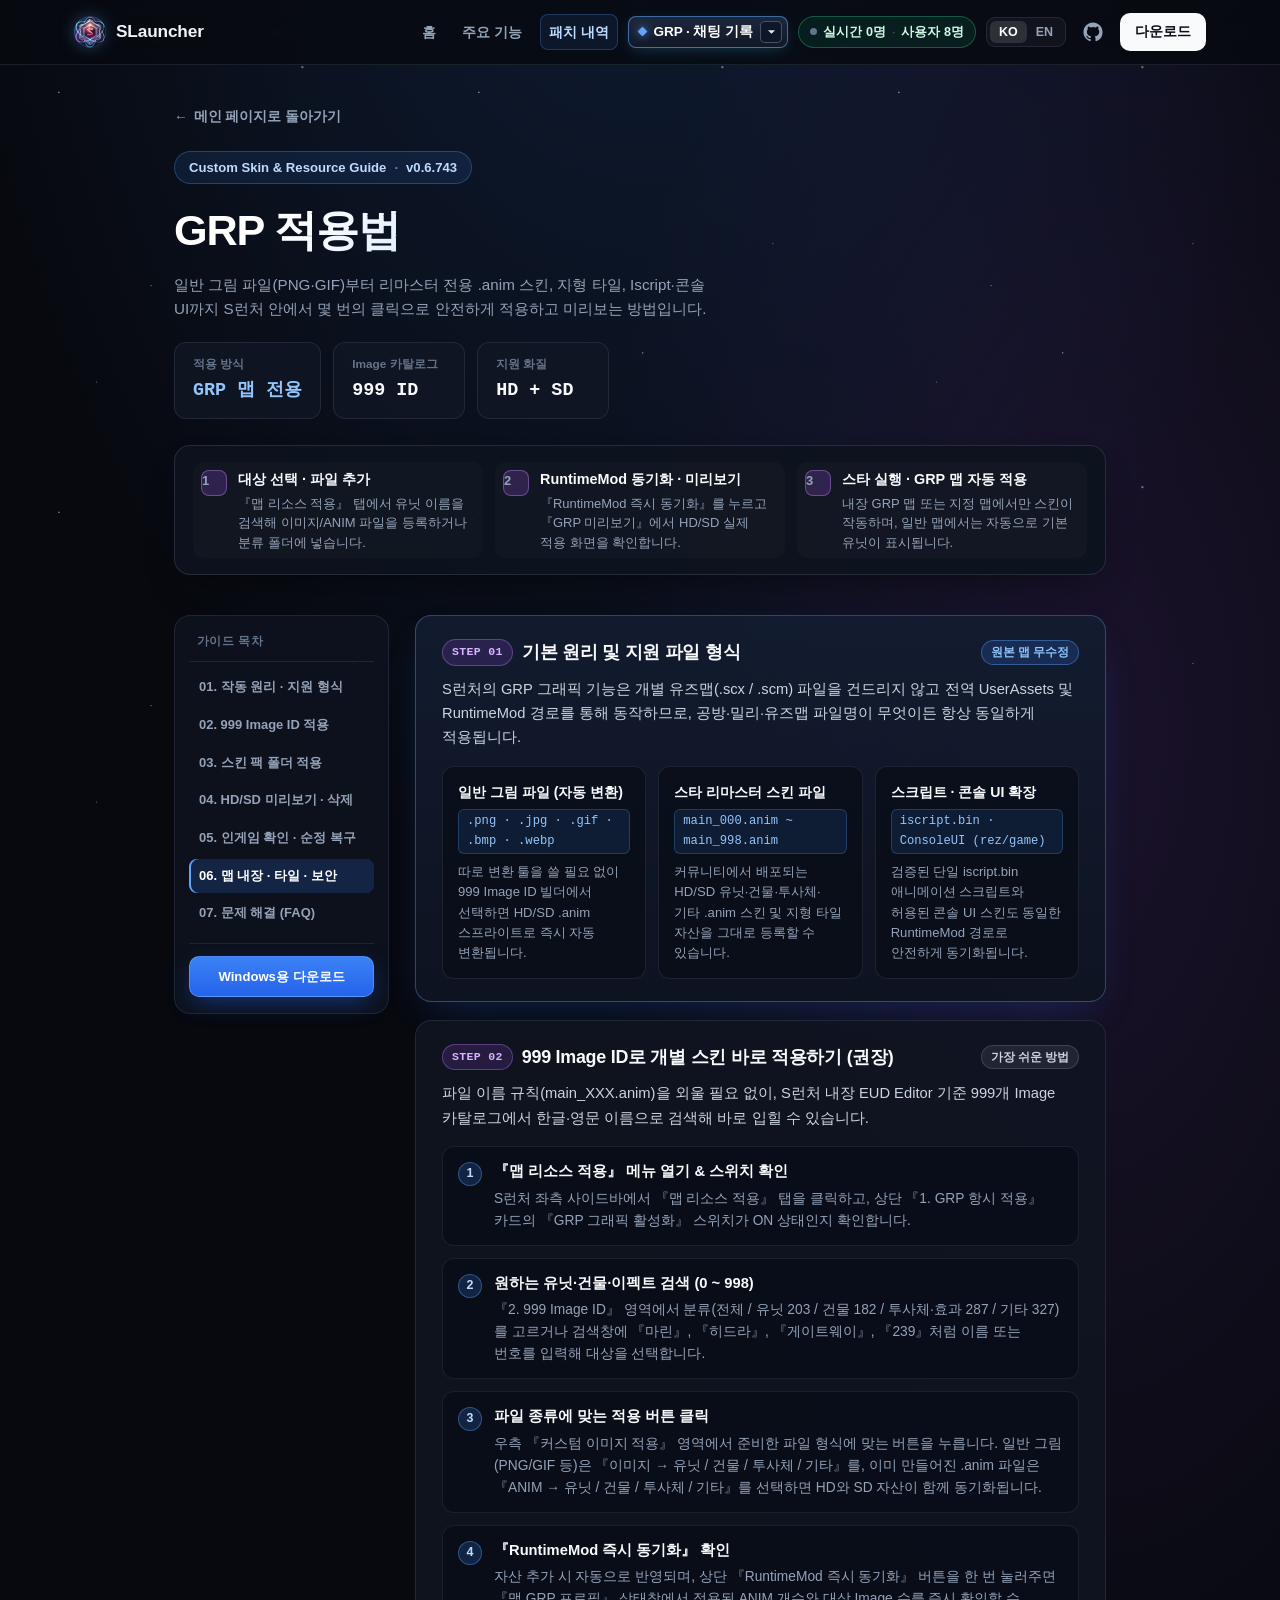
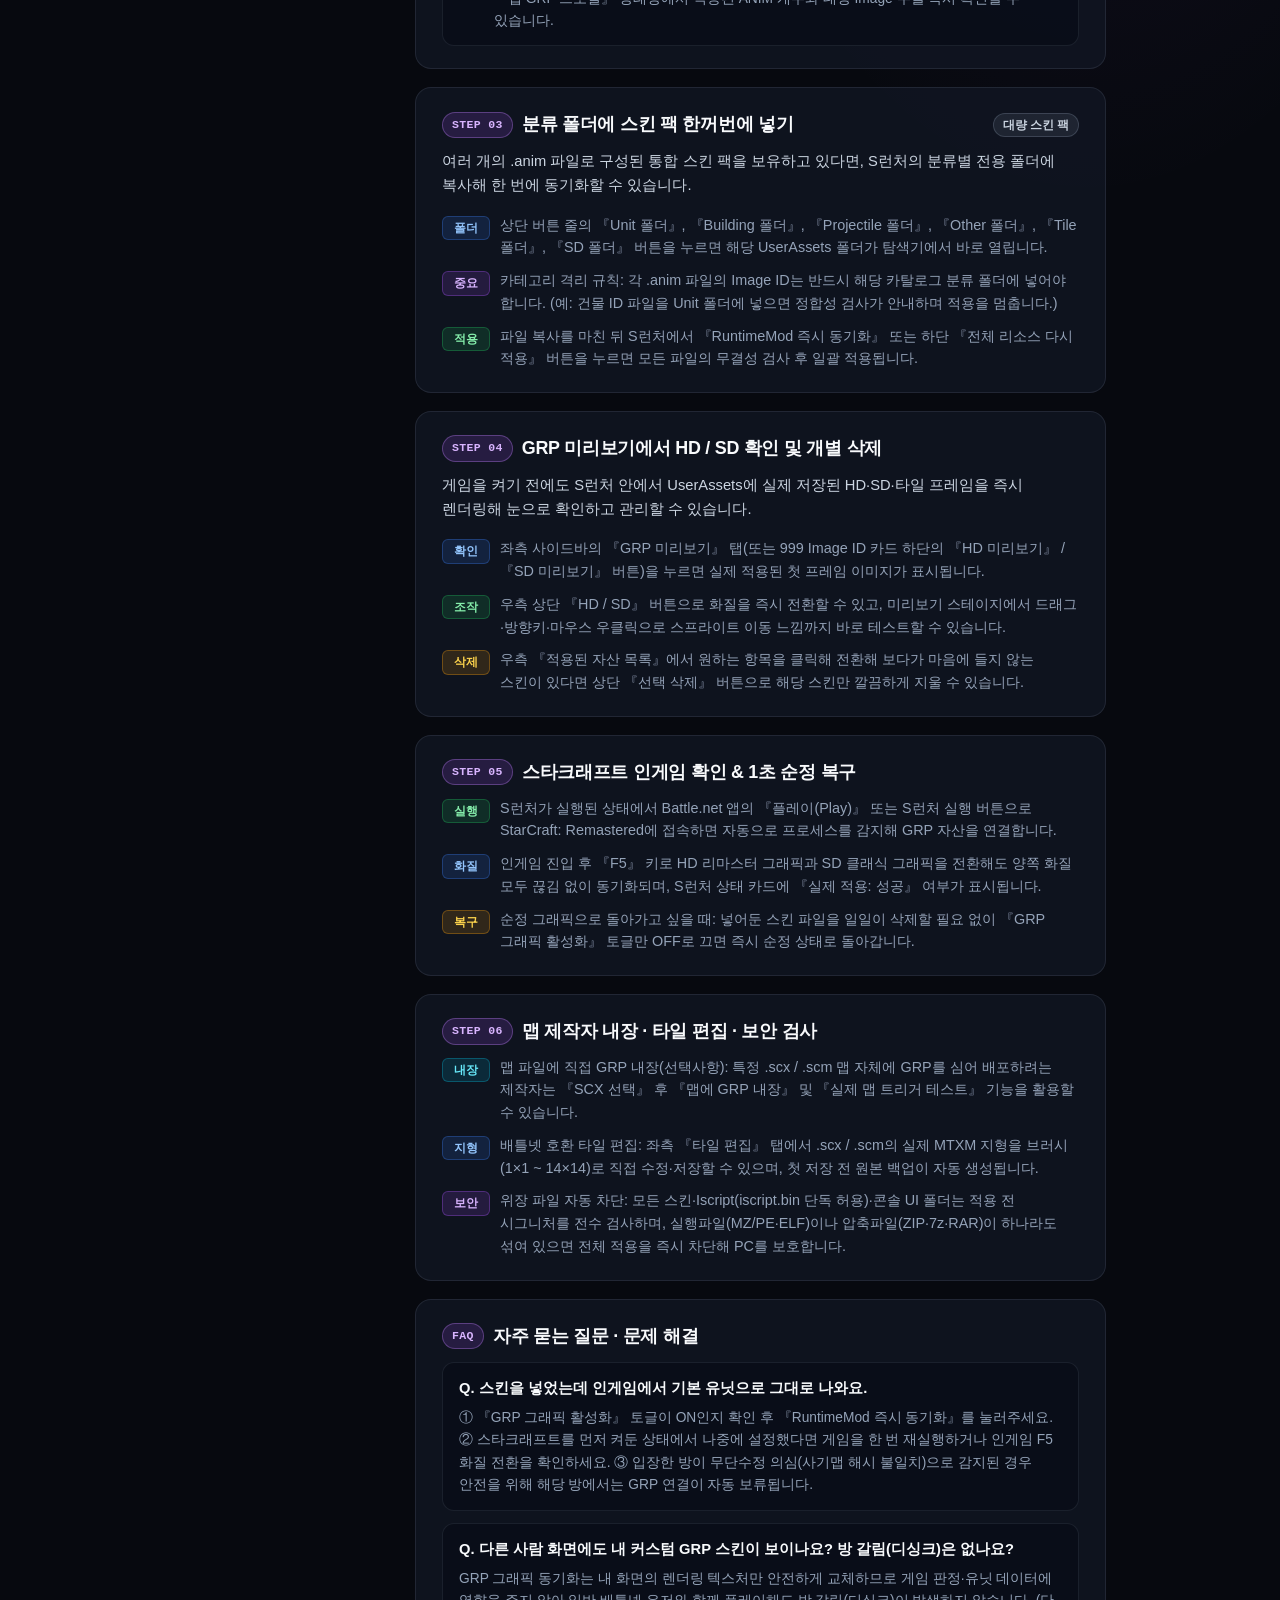
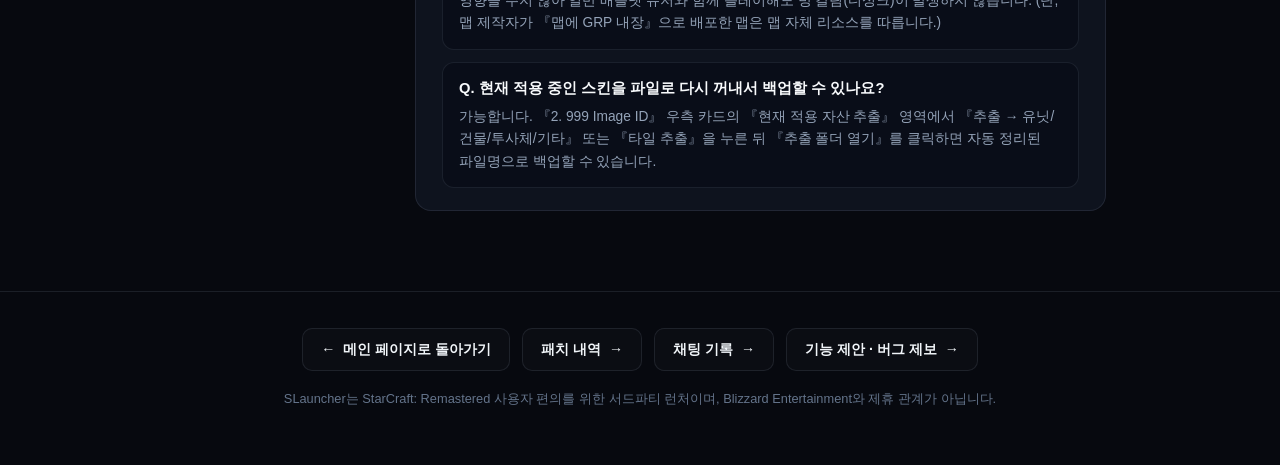
<file: grp-guide.html>
<!DOCTYPE html>
<html lang="ko">
<head>
  <meta charset="utf-8" />
  <meta name="viewport" content="width=device-width, initial-scale=1" />
  <title>GRP 적용법 — SLauncher</title>
  <meta name="description" content="SLauncher 커스텀 GRP 스킨 적용법 — 999 Image ID 검색, PNG/GIF 자동 변환, 스킨 팩 폴더 동기화, HD/SD 실시간 미리보기 및 순정 복구 가이드" />
  <meta property="og:type" content="website" />
  <meta property="og:title" content="SLauncher GRP 적용법 가이드" />
  <meta property="og:description" content="내장 GRP 맵 및 지정 맵 전용으로 안전하게 적용되는 SLauncher HD/SD 커스텀 GRP 스킨 완벽 가이드" />
  <meta property="og:image" content="./assets/img/logo.png" />
  <link rel="icon" href="./favicon.ico" />
  <link rel="stylesheet" href="./assets/css/style.css?v=0.6.743-1" />
</head>
<body id="top" class="grp-guide-page">
  <div class="starfield" aria-hidden="true"></div>

  <header class="site-header">
    <div class="container header-inner">
      <a href="./index.html" class="brand">
        <img src="./assets/img/logo.png" alt="SLauncher" class="brand-logo" width="32" height="32" />
        <span class="brand-name">SLauncher</span>
      </a>

      <div class="header-actions">
        <a href="./index.html" class="nav-text-link" data-i18n="navHome">홈</a>
        <a href="./index.html#features" class="nav-text-link" data-i18n="navFeatures">주요 기능</a>
        <a href="./changelog.html" class="nav-text-link nav-changelog-pill" data-i18n="navChangelog">패치 내역</a>

        <div class="nav-tools-dropdown" id="nav-tools-dropdown">
          <button
            type="button"
            class="nav-tools-trigger is-page-active"
            id="nav-tools-trigger"
            aria-expanded="false"
            aria-haspopup="true"
            aria-controls="nav-tools-menu"
          >
            <span class="nav-tools-diamond" aria-hidden="true"></span>
            <span class="nav-tools-label" data-i18n="navToolsMenu">GRP · 채팅 기록</span>
            <span class="nav-tools-cap" aria-hidden="true">
              <svg class="nav-tools-tri" viewBox="0 0 10 6" width="9" height="6">
                <path d="M1 1l4 4 4-4" fill="currentColor" />
              </svg>
            </span>
          </button>

          <div class="nav-tools-panel" id="nav-tools-menu" role="menu" hidden>
            <a href="#top" class="nav-tools-head nav-tools-head-grp is-current" aria-current="page" role="menuitem">
              <span class="nav-tools-head-left">
                <span class="nav-tools-dot dot-grp" aria-hidden="true"></span>
                <span data-i18n="navGrpGuide">GRP 적용법</span>
              </span>
              <span class="nav-tools-go" data-i18n="navCurrentBadge">현재 페이지</span>
            </a>

            <a href="./chat-history.html" class="nav-tools-head nav-tools-head-chat" role="menuitem">
              <span class="nav-tools-head-left">
                <span class="nav-tools-dot dot-chat" aria-hidden="true"></span>
                <span data-i18n="navChatHistory">채팅 기록</span>
              </span>
              <span class="nav-tools-go" data-i18n="navJumpOpen">열기 →</span>
            </a>

            <a href="./clan.html" class="nav-tools-head nav-tools-head-clan" role="menuitem">
              <span class="nav-tools-head-left">
                <span class="nav-tools-dot dot-clan" aria-hidden="true"></span>
                <span data-i18n="navClanSoon">공개 예정(클랜)</span>
              </span>
              <span class="nav-tools-go" data-i18n="navJumpOpen">열기 →</span>
            </a>
          </div>
        </div>

        <div id="nav-user-badge" class="nav-user-badge" role="status" aria-live="polite">
          <span class="nav-live-dot" aria-hidden="true"></span>
          <span id="nav-user-online">실시간 0명</span>
          <span class="nav-user-sep" aria-hidden="true">·</span>
          <span id="nav-user-total">사용자 8명</span>
        </div>

        <div class="lang-switch" role="group" aria-label="Language switcher">
          <button type="button" class="lang-btn active" data-lang="ko">KO</button>
          <button type="button" class="lang-btn" data-lang="en">EN</button>
        </div>

        <a id="nav-github-link" href="https://github.com/MOVINGSTART/SLauncher" target="_blank" rel="noopener" class="icon-link" aria-label="GitHub Repository" title="GitHub Repository">
          <svg viewBox="0 0 24 24" width="20" height="20" fill="currentColor" aria-hidden="true">
            <path d="M12 .5C5.65.5.5 5.66.5 12.02c0 5.1 3.3 9.42 7.88 10.95.58.1.79-.25.79-.56v-2.02c-3.2.7-3.88-1.38-3.88-1.38-.52-1.34-1.28-1.7-1.28-1.7-1.05-.72.08-.7.08-.7 1.16.08 1.77 1.2 1.77 1.2 1.03 1.77 2.7 1.26 3.36.96.1-.75.4-1.26.73-1.55-2.56-.29-5.25-1.28-5.25-5.7 0-1.26.45-2.29 1.19-3.1-.12-.29-.52-1.47.11-3.06 0 0 .97-.31 3.18 1.18a11.02 11.02 0 0 1 5.8 0c2.2-1.49 3.17-1.18 3.17-1.18.63 1.59.23 2.77.12 3.06.74.81 1.18 1.84 1.18 3.1 0 4.43-2.7 5.4-5.27 5.69.42.36.78 1.06.78 2.14v3.17c0 .31.21.67.8.56A11.53 11.53 0 0 0 23.5 12.02C23.5 5.66 18.35.5 12 .5Z"/>
          </svg>
        </a>

        <a href="./index.html#download" class="btn btn-sm btn-light" data-i18n="navDownload">다운로드</a>
      </div>
    </div>
  </header>

  <main id="grp-guide-app">
    <!-- Hero -->
    <section class="cl-hero">
      <div class="container">
        <div class="cl-breadcrumb">
          <a href="./index.html" class="cl-back-link">
            <span aria-hidden="true">←</span>
            <span data-i18n="clBackHome">메인 페이지로 돌아가기</span>
          </a>
        </div>

        <div class="cl-hero-row">
          <div>
            <div class="hero-pill cl-pill">
              <span data-i18n="grpPillLabel">Custom Skin &amp; Resource Guide</span>
              <span class="dot">·</span>
              <span id="hero-version">v0.6.739</span>
            </div>
            <h1 class="cl-title" data-i18n="grpGuideTitle">GRP 적용법</h1>
            <p class="cl-subtitle" data-i18n="grpGuideSub">
              일반 그림 파일(PNG·GIF)부터 리마스터 전용 .anim 스킨, 지형 타일, Iscript·콘솔 UI까지 S런처 안에서 몇 번의 클릭으로 안전하게 적용하고 미리보는 방법입니다.
            </p>
          </div>

          <div class="cl-stat-cards grp-stat-cards">
            <div class="cl-stat-box">
              <span class="cl-stat-label" data-i18n="grpStatGlobalLabel">적용 방식</span>
              <strong class="cl-stat-val accent" data-i18n="grpStatGlobalVal">GRP 맵 전용</strong>
            </div>
            <div class="cl-stat-box">
              <span class="cl-stat-label" data-i18n="grpStatCatalogLabel">Image 카탈로그</span>
              <strong class="cl-stat-val">999 ID</strong>
            </div>
            <div class="cl-stat-box">
              <span class="cl-stat-label" data-i18n="grpStatQualityLabel">지원 화질</span>
              <strong class="cl-stat-val">HD + SD</strong>
            </div>
          </div>
        </div>

        <!-- 3-Step Quick Summary Banner -->
        <div class="grp-quick-strip" aria-label="3단계 빠른 요약">
          <div class="grp-quick-item">
            <span class="grp-quick-num">1</span>
            <div>
              <strong data-i18n="grpQuick1Title">대상 선택 · 파일 추가</strong>
              <span data-i18n="grpQuick1Desc">『맵 리소스 적용』 탭에서 유닛 이름을 검색해 이미지/ANIM 파일을 등록하거나 분류 폴더에 넣습니다.</span>
            </div>
          </div>
          <div class="grp-quick-item">
            <span class="grp-quick-num">2</span>
            <div>
              <strong data-i18n="grpQuick2Title">RuntimeMod 동기화 · 미리보기</strong>
              <span data-i18n="grpQuick2Desc">『RuntimeMod 즉시 동기화』를 누르고 『GRP 미리보기』에서 HD/SD 실제 적용 화면을 확인합니다.</span>
            </div>
          </div>
          <div class="grp-quick-item">
            <span class="grp-quick-num">3</span>
            <div>
              <strong data-i18n="grpQuick3Title">스타 실행 · 인게임 자동 적용</strong>
              <span data-i18n="grpQuick3Desc">유즈맵 이름과 무관하게 모든 방에서 자동 적용되며, 토글 OFF 하나로 언제든 순정 복구됩니다.</span>
            </div>
          </div>
        </div>
      </div>
    </section>

    <!-- 2-Column Guide Body -->
    <section class="cl-body-section">
      <div class="container cl-layout">
        <!-- Sticky Left Guide TOC -->
        <aside class="cl-sidebar" aria-label="GRP 가이드 목차">
          <div class="cl-sidebar-box">
            <div class="cl-sidebar-title" data-i18n="grpTocTitle">가이드 목차</div>
            <nav id="grp-guide-nav" class="cl-version-nav grp-toc-nav">
              <a href="#step-overview" class="cl-ver-link active" data-guide-sec="step-overview">
                <span data-i18n="grpNav1">01. 작동 원리 · 지원 형식</span>
              </a>
              <a href="#step-builder" class="cl-ver-link" data-guide-sec="step-builder">
                <span data-i18n="grpNav2">02. 999 Image ID 적용</span>
              </a>
              <a href="#step-folders" class="cl-ver-link" data-guide-sec="step-folders">
                <span data-i18n="grpNav3">03. 스킨 팩 폴더 적용</span>
              </a>
              <a href="#step-preview" class="cl-ver-link" data-guide-sec="step-preview">
                <span data-i18n="grpNav4">04. HD/SD 미리보기 · 삭제</span>
              </a>
              <a href="#step-ingame" class="cl-ver-link" data-guide-sec="step-ingame">
                <span data-i18n="grpNav5">05. 인게임 확인 · 순정 복구</span>
              </a>
              <a href="#step-advanced" class="cl-ver-link" data-guide-sec="step-advanced">
                <span data-i18n="grpNav6">06. 맵 내장 · 타일 · 보안</span>
              </a>
              <a href="#step-faq" class="cl-ver-link" data-guide-sec="step-faq">
                <span data-i18n="grpNav7">07. 문제 해결 (FAQ)</span>
              </a>
            </nav>

            <div class="cl-sidebar-cta">
              <a href="./index.html#download" class="btn btn-primary btn-sm cl-dl-btn">
                <span data-i18n="heroDownloadBtn">Windows용 다운로드</span>
              </a>
            </div>
          </div>
        </aside>

        <!-- Guide Sections -->
        <div class="grp-guide-content">
          <!-- Section 01 -->
          <article id="step-overview" class="patch-card grp-guide-card patch-card-latest" data-guide-card="step-overview">
            <div class="patch-head">
              <div class="patch-ver-group">
                <span class="grp-step-pill">STEP 01</span>
                <h2 class="grp-card-title" data-i18n="grpS1Title">기본 원리 및 지원 파일 형식</h2>
              </div>
              <span class="patch-badge badge-latest" data-i18n="grpS1Badge">원본 맵 무수정</span>
            </div>
            <p class="grp-card-lead" data-i18n="grpS1Lead">
              S런처의 GRP 그래픽 기능은 개별 유즈맵(.scx / .scm) 파일을 건드리지 않고 전역 UserAssets 및 RuntimeMod 경로를 통해 동작하므로, 공방·밀리·유즈맵 파일명이 무엇이든 항상 동일하게 적용됩니다.
            </p>
            <div class="grp-format-grid">
              <div class="grp-format-box">
                <strong data-i18n="grpFmt1Title">일반 그림 파일 (자동 변환)</strong>
                <code>.png · .jpg · .gif · .bmp · .webp</code>
                <p data-i18n="grpFmt1Desc">따로 변환 툴을 쓸 필요 없이 999 Image ID 빌더에서 선택하면 HD/SD .anim 스프라이트로 즉시 자동 변환됩니다.</p>
              </div>
              <div class="grp-format-box">
                <strong data-i18n="grpFmt2Title">스타 리마스터 스킨 파일</strong>
                <code>main_000.anim ~ main_998.anim</code>
                <p data-i18n="grpFmt2Desc">커뮤니티에서 배포되는 HD/SD 유닛·건물·투사체·기타 .anim 스킨 및 지형 타일 자산을 그대로 등록할 수 있습니다.</p>
              </div>
              <div class="grp-format-box">
                <strong data-i18n="grpFmt3Title">스크립트 · 콘솔 UI 확장</strong>
                <code>iscript.bin · ConsoleUI (rez/game)</code>
                <p data-i18n="grpFmt3Desc">검증된 단일 iscript.bin 애니메이션 스크립트와 허용된 콘솔 UI 스킨도 동일한 RuntimeMod 경로로 안전하게 동기화됩니다.</p>
              </div>
            </div>
          </article>

          <!-- Section 02 -->
          <article id="step-builder" class="patch-card grp-guide-card" data-guide-card="step-builder">
            <div class="patch-head">
              <div class="patch-ver-group">
                <span class="grp-step-pill">STEP 02</span>
                <h2 class="grp-card-title" data-i18n="grpS2Title">999 Image ID로 개별 스킨 바로 적용하기 (권장)</h2>
              </div>
              <span class="patch-badge badge-archive" data-i18n="grpS2Badge">가장 쉬운 방법</span>
            </div>
            <p class="grp-card-lead" data-i18n="grpS2Lead">
              파일 이름 규칙(`main_XXX.anim`)을 외울 필요 없이, S런처 내장 EUD Editor 기준 999개 Image 카탈로그에서 한글·영문 이름으로 검색해 바로 입힐 수 있습니다.
            </p>
            <ol class="grp-step-list">
              <li>
                <span class="grp-li-num">1</span>
                <div>
                  <strong data-i18n="grpS2Step1Title">『맵 리소스 적용』 메뉴 열기 &amp; 스위치 확인</strong>
                  <p data-i18n="grpS2Step1Desc">S런처 좌측 사이드바에서 『맵 리소스 적용』 탭을 클릭하고, 상단 『1. GRP 항시 적용』 카드의 『GRP 그래픽 활성화』 스위치가 ON 상태인지 확인합니다.</p>
                </div>
              </li>
              <li>
                <span class="grp-li-num">2</span>
                <div>
                  <strong data-i18n="grpS2Step2Title">원하는 유닛·건물·이펙트 검색 (0 ~ 998)</strong>
                  <p data-i18n="grpS2Step2Desc">『2. 999 Image ID』 영역에서 분류(전체 / 유닛 203 / 건물 182 / 투사체·효과 287 / 기타 327)를 고르거나 검색창에 『마린』, 『히드라』, 『게이트웨이』, 『239』처럼 이름 또는 번호를 입력해 대상을 선택합니다.</p>
                </div>
              </li>
              <li>
                <span class="grp-li-num">3</span>
                <div>
                  <strong data-i18n="grpS2Step3Title">파일 종류에 맞는 적용 버튼 클릭</strong>
                  <p data-i18n="grpS2Step3Desc">우측 『커스텀 이미지 적용』 영역에서 준비한 파일 형식에 맞는 버튼을 누릅니다. 일반 그림(PNG/GIF 등)은 『이미지 → 유닛 / 건물 / 투사체 / 기타』를, 이미 만들어진 .anim 파일은 『ANIM → 유닛 / 건물 / 투사체 / 기타』를 선택하면 HD와 SD 자산이 함께 동기화됩니다.</p>
                </div>
              </li>
              <li>
                <span class="grp-li-num">4</span>
                <div>
                  <strong data-i18n="grpS2Step4Title">『RuntimeMod 즉시 동기화』 확인</strong>
                  <p data-i18n="grpS2Step4Desc">자산 추가 시 자동으로 반영되며, 상단 『RuntimeMod 즉시 동기화』 버튼을 한 번 눌러주면 『맵 GRP 프로필』 상태창에서 적용된 ANIM 개수와 대상 Image 수를 즉시 확인할 수 있습니다.</p>
                </div>
              </li>
            </ol>
          </article>

          <!-- Section 03 -->
          <article id="step-folders" class="patch-card grp-guide-card" data-guide-card="step-folders">
            <div class="patch-head">
              <div class="patch-ver-group">
                <span class="grp-step-pill">STEP 03</span>
                <h2 class="grp-card-title" data-i18n="grpS3Title">분류 폴더에 스킨 팩 한꺼번에 넣기</h2>
              </div>
              <span class="patch-badge badge-archive" data-i18n="grpS3Badge">대량 스킨 팩</span>
            </div>
            <p class="grp-card-lead" data-i18n="grpS3Lead">
              여러 개의 `.anim` 파일로 구성된 통합 스킨 팩을 보유하고 있다면, S런처의 분류별 전용 폴더에 복사해 한 번에 동기화할 수 있습니다.
            </p>
            <ul class="patch-list grp-bullet-list">
              <li>
                <span class="patch-tag tag-imp" data-i18n="grpTagFolder">폴더</span>
                <span data-i18n="grpS3Item1">상단 버튼 줄의 『Unit 폴더』, 『Building 폴더』, 『Projectile 폴더』, 『Other 폴더』, 『Tile 폴더』, 『SD 폴더』 버튼을 누르면 해당 UserAssets 폴더가 탐색기에서 바로 열립니다.</span>
              </li>
              <li>
                <span class="patch-tag tag-sec" data-i18n="grpTagRule">중요</span>
                <span data-i18n="grpS3Item2">카테고리 격리 규칙: 각 `.anim` 파일의 Image ID는 반드시 해당 카탈로그 분류 폴더에 넣어야 합니다. (예: 건물 ID 파일을 Unit 폴더에 넣으면 정합성 검사가 안내하며 적용을 멈춥니다.)</span>
              </li>
              <li>
                <span class="patch-tag tag-new" data-i18n="grpTagSync">적용</span>
                <span data-i18n="grpS3Item3">파일 복사를 마친 뒤 S런처에서 『RuntimeMod 즉시 동기화』 또는 하단 『전체 리소스 다시 적용』 버튼을 누르면 모든 파일의 무결성 검사 후 일괄 적용됩니다.</span>
              </li>
            </ul>
          </article>

          <!-- Section 04 -->
          <article id="step-preview" class="patch-card grp-guide-card" data-guide-card="step-preview">
            <div class="patch-head">
              <div class="patch-ver-group">
                <span class="grp-step-pill">STEP 04</span>
                <h2 class="grp-card-title" data-i18n="grpS4Title">GRP 미리보기에서 HD / SD 확인 및 개별 삭제</h2>
              </div>
            </div>
            <p class="grp-card-lead" data-i18n="grpS4Lead">
              게임을 켜기 전에도 S런처 안에서 UserAssets에 실제 저장된 HD·SD·타일 프레임을 즉시 렌더링해 눈으로 확인하고 관리할 수 있습니다.
            </p>
            <ul class="patch-list grp-bullet-list">
              <li>
                <span class="patch-tag tag-imp" data-i18n="grpTagPreview">확인</span>
                <span data-i18n="grpS4Item1">좌측 사이드바의 『GRP 미리보기』 탭(또는 999 Image ID 카드 하단의 『HD 미리보기』 / 『SD 미리보기』 버튼)을 누르면 실제 적용된 첫 프레임 이미지가 표시됩니다.</span>
              </li>
              <li>
                <span class="patch-tag tag-new" data-i18n="grpTagControl">조작</span>
                <span data-i18n="grpS4Item2">우측 상단 『HD / SD』 버튼으로 화질을 즉시 전환할 수 있고, 미리보기 스테이지에서 드래그·방향키·마우스 우클릭으로 스프라이트 이동 느낌까지 바로 테스트할 수 있습니다.</span>
              </li>
              <li>
                <span class="patch-tag tag-fix" data-i18n="grpTagDelete">삭제</span>
                <span data-i18n="grpS4Item3">우측 『적용된 자산 목록』에서 원하는 항목을 클릭해 전환해 보다가 마음에 들지 않는 스킨이 있다면 상단 『선택 삭제』 버튼으로 해당 스킨만 깔끔하게 지울 수 있습니다.</span>
              </li>
            </ul>
          </article>

          <!-- Section 05 -->
          <article id="step-ingame" class="patch-card grp-guide-card" data-guide-card="step-ingame">
            <div class="patch-head">
              <div class="patch-ver-group">
                <span class="grp-step-pill">STEP 05</span>
                <h2 class="grp-card-title" data-i18n="grpS5Title">스타크래프트 인게임 확인 &amp; 1초 순정 복구</h2>
              </div>
            </div>
            <ul class="patch-list grp-bullet-list">
              <li>
                <span class="patch-tag tag-new" data-i18n="grpTagPlay">실행</span>
                <span data-i18n="grpS5Item1">S런처가 실행된 상태에서 Battle.net 앱의 『플레이(Play)』 또는 S런처 실행 버튼으로 StarCraft: Remastered에 접속하면 자동으로 프로세스를 감지해 GRP 자산을 연결합니다.</span>
              </li>
              <li>
                <span class="patch-tag tag-imp" data-i18n="grpTagF5">화질</span>
                <span data-i18n="grpS5Item2">인게임 진입 후 『F5』 키로 HD 리마스터 그래픽과 SD 클래식 그래픽을 전환해도 양쪽 화질 모두 끊김 없이 동기화되며, S런처 상태 카드에 『실제 적용: 성공』 여부가 표시됩니다.</span>
              </li>
              <li>
                <span class="patch-tag tag-fix" data-i18n="grpTagReset">복구</span>
                <span data-i18n="grpS5Item3">순정 그래픽으로 돌아가고 싶을 때: 넣어둔 스킨 파일을 일일이 삭제할 필요 없이 『GRP 그래픽 활성화』 토글만 OFF로 끄면 즉시 순정 상태로 돌아갑니다.</span>
              </li>
            </ul>
          </article>

          <!-- Section 06 -->
          <article id="step-advanced" class="patch-card grp-guide-card" data-guide-card="step-advanced">
            <div class="patch-head">
              <div class="patch-ver-group">
                <span class="grp-step-pill">STEP 06</span>
                <h2 class="grp-card-title" data-i18n="grpS6Title">맵 제작자 내장 · 타일 편집 · 보안 검사</h2>
              </div>
            </div>
            <ul class="patch-list grp-bullet-list">
              <li>
                <span class="patch-tag tag-eud" data-i18n="grpTagEmbed">내장</span>
                <span data-i18n="grpS6Item1">맵 파일에 직접 GRP 내장(선택사항): 특정 `.scx / .scm` 맵 자체에 GRP를 심어 배포하려는 제작자는 『SCX 선택』 후 『맵에 GRP 내장』 및 『실제 맵 트리거 테스트』 기능을 활용할 수 있습니다.</span>
              </li>
              <li>
                <span class="patch-tag tag-imp" data-i18n="grpTagTile">지형</span>
                <span data-i18n="grpS6Item2">배틀넷 호환 타일 편집: 좌측 『타일 편집』 탭에서 `.scx / .scm`의 실제 MTXM 지형을 브러시(1×1 ~ 14×14)로 직접 수정·저장할 수 있으며, 첫 저장 전 원본 백업이 자동 생성됩니다.</span>
              </li>
              <li>
                <span class="patch-tag tag-sec" data-i18n="grpTagSec">보안</span>
                <span data-i18n="grpS6Item3">위장 파일 자동 차단: 모든 스킨·Iscript(`iscript.bin` 단독 허용)·콘솔 UI 폴더는 적용 전 시그니처를 전수 검사하며, 실행파일(MZ/PE·ELF)이나 압축파일(ZIP·7z·RAR)이 하나라도 섞여 있으면 전체 적용을 즉시 차단해 PC를 보호합니다.</span>
              </li>
            </ul>
          </article>

          <!-- Section 07: FAQ -->
          <article id="step-faq" class="patch-card grp-guide-card" data-guide-card="step-faq">
            <div class="patch-head">
              <div class="patch-ver-group">
                <span class="grp-step-pill">FAQ</span>
                <h2 class="grp-card-title" data-i18n="grpS7Title">자주 묻는 질문 · 문제 해결</h2>
              </div>
            </div>
            <div class="grp-faq-list">
              <div class="grp-faq-item">
                <strong data-i18n="grpFaq1Q">Q. 스킨을 넣었는데 인게임에서 기본 유닛으로 그대로 나와요.</strong>
                <p data-i18n="grpFaq1A">① 『GRP 그래픽 활성화』 토글이 ON인지 확인 후 『RuntimeMod 즉시 동기화』를 눌러주세요. ② 스타크래프트를 먼저 켜둔 상태에서 나중에 설정했다면 게임을 한 번 재실행하거나 인게임 F5 화질 전환을 확인하세요. ③ 입장한 방이 무단수정 의심(사기맵 해시 불일치)으로 감지된 경우 안전을 위해 해당 방에서는 GRP 연결이 자동 보류됩니다.</p>
              </div>
              <div class="grp-faq-item">
                <strong data-i18n="grpFaq2Q">Q. 다른 사람 화면에도 내 커스텀 GRP 스킨이 보이나요? 방 갈림(디싱크)은 없나요?</strong>
                <p data-i18n="grpFaq2A">GRP 그래픽 동기화는 내 화면의 렌더링 텍스처만 안전하게 교체하므로 게임 판정·유닛 데이터에 영향을 주지 않아 일반 배틀넷 유저와 함께 플레이해도 방 갈림(디싱크)이 발생하지 않습니다. (단, 맵 제작자가 『맵에 GRP 내장』으로 배포한 맵은 맵 자체 리소스를 따릅니다.)</p>
              </div>
              <div class="grp-faq-item">
                <strong data-i18n="grpFaq3Q">Q. 현재 적용 중인 스킨을 파일로 다시 꺼내서 백업할 수 있나요?</strong>
                <p data-i18n="grpFaq3A">가능합니다. 『2. 999 Image ID』 우측 카드의 『현재 적용 자산 추출』 영역에서 『추출 → 유닛/건물/투사체/기타』 또는 『타일 추출』을 누른 뒤 『추출 폴더 열기』를 클릭하면 자동 정리된 파일명으로 백업할 수 있습니다.</p>
              </div>
            </div>
          </article>
        </div>
      </div>
    </section>
  </main>

  <footer class="site-footer">
    <div class="container footer-inner">
      <div class="footer-actions">
        <a href="./index.html" class="outline-pill">
          <span aria-hidden="true">←</span>
          <span data-i18n="clBackHome">메인 페이지로 돌아가기</span>
        </a>
        <a href="./changelog.html" class="outline-pill">
          <span data-i18n="navChangelog">패치 내역</span>
          <span aria-hidden="true">→</span>
        </a>
        <a href="./chat-history.html" class="outline-pill">
          <span data-i18n="navChatHistory">채팅 기록</span>
          <span aria-hidden="true">→</span>
        </a>
        <a id="footer-issues-link" href="https://github.com/MOVINGSTART/SLauncher/issues" target="_blank" rel="noopener" class="outline-pill">
          <span data-i18n="footerFeedback">기능 제안 · 버그 제보</span>
          <span aria-hidden="true">→</span>
        </a>
      </div>
      <p class="footer-note" data-i18n="footerDisclaimer">
        SLauncher는 StarCraft: Remastered 사용자 편의를 위한 서드파티 런처이며, Blizzard Entertainment와 제휴 관계가 아닙니다.
      </p>
    </div>
  </footer>

  <div id="toast" class="toast" role="status" aria-live="polite"></div>
  <script src="./assets/js/main.js?v=0.6.743-1"></script>
</body>
</html>
</file>
<file: assets/css/style.css>
:root {
  --bg: #07090f;
  --bg-elev: rgba(14, 18, 28, 0.86);
  --card: rgba(16, 21, 33, 0.88);
  --card-hover: rgba(21, 28, 44, 0.96);
  --border: rgba(148, 163, 184, 0.14);
  --border-strong: rgba(96, 165, 250, 0.36);
  --text: #f1f5f9;
  --text-sub: #94a3b8;
  --text-muted: #64748b;
  --accent: #3b82f6;
  --accent-hover: #60a5fa;
  --purple: #a855f7;
  --green: #22c55e;
  --radius-lg: 16px;
  --radius-md: 12px;
  --radius-sm: 8px;
}

*, *::before, *::after {
  box-sizing: border-box;
}

html {
  scroll-behavior: smooth;
  background-color: var(--bg);
  color: var(--text);
  font-family: -apple-system, BlinkMacSystemFont, "Pretendard", "Malgun Gothic", "Segoe UI", Roboto, sans-serif;
  line-height: 1.6;
  word-break: keep-all;
}

body {
  margin: 0;
  min-height: 100vh;
  background:
    radial-gradient(ellipse 80% 50% at 50% -10%, rgba(59, 130, 246, 0.18), transparent 70%),
    radial-gradient(ellipse 60% 45% at 85% 20%, rgba(168, 85, 247, 0.12), transparent 65%),
    var(--bg);
  overflow-x: hidden;
}

.starfield {
  position: fixed;
  inset: 0;
  pointer-events: none;
  z-index: 0;
  opacity: 0.48;
  background-image:
    radial-gradient(1.2px 1.2px at 14% 22%, rgba(255,255,255,0.85) 50%, transparent 100%),
    radial-gradient(1px 1px at 36% 68%, rgba(191,219,254,0.75) 50%, transparent 100%),
    radial-gradient(1.5px 1.5px at 72% 16%, rgba(255,255,255,0.8) 50%, transparent 100%),
    radial-gradient(1px 1px at 84% 58%, rgba(216,180,254,0.7) 50%, transparent 100%),
    radial-gradient(1.2px 1.2px at 53% 84%, rgba(255,255,255,0.7) 50%, transparent 100%),
    radial-gradient(1px 1px at 23% 91%, rgba(147,197,253,0.65) 50%, transparent 100%);
  background-size: 420px 420px;
}

.container {
  position: relative;
  z-index: 1;
  width: 100%;
  max-width: 980px;
  margin: 0 auto;
  padding: 0 24px;
}

.hidden {
  display: none !important;
}

/* Header */
.site-header {
  position: sticky;
  top: 0;
  z-index: 50;
  backdrop-filter: blur(14px);
  -webkit-backdrop-filter: blur(14px);
  background: rgba(7, 9, 15, 0.78);
  border-bottom: 1px solid var(--border);
}

.site-header .container {
  max-width: 1180px;
}

.header-inner {
  height: 64px;
  display: flex;
  align-items: center;
  justify-content: space-between;
  gap: 16px;
}

.brand {
  display: inline-flex;
  align-items: center;
  gap: 10px;
  flex-shrink: 0;
  text-decoration: none;
  color: var(--text);
  font-weight: 700;
  font-size: 1.08rem;
  letter-spacing: -0.01em;
}

.brand-logo {
  border-radius: 8px;
  filter: drop-shadow(0 0 8px rgba(96, 165, 250, 0.35));
}

.header-actions {
  display: flex;
  align-items: center;
  gap: 10px;
}

.nav-text-link {
  color: var(--text-sub);
  text-decoration: none;
  font-size: 0.88rem;
  font-weight: 600;
  padding: 6px 8px;
  border-radius: 8px;
  white-space: nowrap;
  transition: color 0.15s ease, background 0.15s ease;
}

.nav-text-link:hover {
  color: #ffffff;
  background: rgba(255, 255, 255, 0.05);
}

.lang-switch {
  display: inline-flex;
  align-items: center;
  padding: 3px;
  border-radius: 9px;
  background: rgba(255, 255, 255, 0.04);
  border: 1px solid var(--border);
}

.lang-btn {
  border: none;
  background: transparent;
  color: var(--text-sub);
  font-size: 0.78rem;
  font-weight: 700;
  padding: 4px 9px;
  border-radius: 6px;
  cursor: pointer;
  transition: all 0.15s ease;
}

.lang-btn.active {
  background: rgba(255, 255, 255, 0.12);
  color: #ffffff;
}

.icon-link {
  display: inline-flex;
  align-items: center;
  justify-content: center;
  width: 34px;
  height: 34px;
  border-radius: 8px;
  color: var(--text-sub);
  transition: color 0.15s ease, background 0.15s ease;
}

.icon-link:hover {
  color: #ffffff;
  background: rgba(255, 255, 255, 0.06);
}

/* Buttons */
.btn {
  display: inline-flex;
  align-items: center;
  justify-content: center;
  gap: 8px;
  text-decoration: none;
  font-weight: 600;
  border-radius: 10px;
  border: 1px solid transparent;
  cursor: pointer;
  transition: transform 0.12s ease, background 0.15s ease, border-color 0.15s ease, box-shadow 0.15s ease;
}

.btn:active {
  transform: translateY(1px);
}

.btn-sm {
  padding: 7px 14px;
  font-size: 0.86rem;
}

.btn-lg {
  padding: 12px 22px;
  font-size: 0.98rem;
}

.btn-light {
  background: #f8fafc;
  color: #090d16;
}

.btn-light:hover {
  background: #ffffff;
}

.btn-primary {
  background: linear-gradient(180deg, #3b82f6 0%, #2563eb 100%);
  color: #ffffff;
  border-color: rgba(147, 197, 253, 0.35);
  box-shadow: 0 8px 24px -6px rgba(37, 99, 235, 0.55);
}

.btn-primary:hover {
  background: linear-gradient(180deg, #60a5fa 0%, #3b82f6 100%);
  box-shadow: 0 10px 28px -5px rgba(59, 130, 246, 0.7);
}

.btn-ghost {
  background: rgba(255, 255, 255, 0.04);
  color: var(--text);
  border-color: var(--border);
}

.btn-ghost:hover {
  background: rgba(255, 255, 255, 0.08);
  border-color: rgba(255, 255, 255, 0.24);
}

/* Hero */
.hero {
  padding: 74px 0 48px;
  text-align: center;
}

.hero-pill {
  display: inline-flex;
  align-items: center;
  gap: 8px;
  padding: 5px 14px;
  border-radius: 999px;
  font-size: 0.82rem;
  font-weight: 600;
  color: #bfdbfe;
  background: rgba(59, 130, 246, 0.12);
  border: 1px solid rgba(96, 165, 250, 0.28);
  margin-bottom: 20px;
}

.hero-pill .dot {
  opacity: 0.55;
}

.hero-title {
  margin: 0;
  font-size: clamp(2.5rem, 6vw, 3.8rem);
  font-weight: 800;
  letter-spacing: -0.03em;
  background: linear-gradient(135deg, #ffffff 15%, #bfdbfe 65%, #d8b4fe 100%);
  -webkit-background-clip: text;
  background-clip: text;
  -webkit-text-fill-color: transparent;
}

.hero-subtitle {
  margin: 10px 0 0;
  font-size: clamp(1.15rem, 2.5vw, 1.42rem);
  font-weight: 600;
  color: #e2e8f0;
}

.hero-desc {
  max-width: 660px;
  margin: 14px auto 0;
  font-size: 0.98rem;
  color: var(--text-sub);
}

.hero-cta {
  margin-top: 28px;
  display: flex;
  flex-wrap: wrap;
  justify-content: center;
  gap: 12px;
}

/* Preview Mockup Window */
.preview-window {
  margin-top: 46px;
  text-align: left;
  background: rgba(12, 16, 26, 0.92);
  border: 1px solid rgba(96, 165, 250, 0.22);
  border-radius: var(--radius-lg);
  box-shadow: 0 24px 60px -15px rgba(0, 0, 0, 0.75), 0 0 0 1px rgba(255, 255, 255, 0.03);
  overflow: hidden;
}

.preview-titlebar {
  display: flex;
  align-items: center;
  justify-content: space-between;
  flex-wrap: wrap;
  gap: 10px;
  padding: 12px 18px;
  background: rgba(255, 255, 255, 0.03);
  border-bottom: 1px solid var(--border);
}

.preview-brand {
  display: flex;
  align-items: center;
  gap: 8px;
  font-size: 0.84rem;
  font-weight: 600;
  color: #cbd5e1;
}

.preview-badges {
  display: flex;
  gap: 8px;
}

.status-chip {
  font-size: 0.74rem;
  font-weight: 600;
  padding: 3px 9px;
  border-radius: 999px;
}

.status-ok {
  color: #86efac;
  background: rgba(34, 197, 94, 0.14);
  border: 1px solid rgba(34, 197, 94, 0.3);
}

.status-info {
  color: #93c5fd;
  background: rgba(59, 130, 246, 0.14);
  border: 1px solid rgba(59, 130, 246, 0.3);
}

.preview-body {
  padding: 20px;
}

.preview-grid {
  display: grid;
  grid-template-columns: repeat(2, minmax(0, 1fr));
  gap: 16px;
}

.mock-card {
  background: rgba(18, 24, 38, 0.85);
  border: 1px solid var(--border);
  border-radius: var(--radius-md);
  padding: 16px;
}

.mock-card-head {
  display: flex;
  align-items: center;
  justify-content: space-between;
  margin-bottom: 12px;
}

.mock-tag {
  font-size: 0.76rem;
  font-weight: 700;
  padding: 3px 8px;
  border-radius: 6px;
}

.tag-blue {
  color: #93c5fd;
  background: rgba(59, 130, 246, 0.15);
}

.tag-green {
  color: #86efac;
  background: rgba(34, 197, 94, 0.15);
}

.mock-meta {
  font-size: 0.75rem;
  color: var(--text-muted);
  font-family: ui-monospace, SFMono-Regular, Consolas, monospace;
}

.mock-room-row {
  display: flex;
  align-items: center;
  justify-content: space-between;
  padding: 9px 12px;
  border-radius: 8px;
  background: rgba(255, 255, 255, 0.03);
  border: 1px solid rgba(255, 255, 255, 0.06);
  font-size: 0.86rem;
  margin-bottom: 10px;
}

.room-title {
  color: #e2e8f0;
  font-weight: 600;
}

.room-slots {
  color: #86efac;
  font-weight: 700;
  font-size: 0.8rem;
}

.mock-chat-bar {
  display: flex;
  align-items: center;
  gap: 8px;
  padding: 7px 10px;
  border-radius: 7px;
  background: #140808;
  border: 1.5px solid #7f1d1d;
  font-size: 0.8rem;
}

.mock-channel {
  color: #4ade80;
  font-weight: 600;
  white-space: nowrap;
}

.mock-placeholder {
  color: #9ca3af;
  flex: 1;
  overflow: hidden;
  text-overflow: ellipsis;
  white-space: nowrap;
}

.mock-follow-btn {
  width: 26px;
  height: 26px;
  border-radius: 5px;
  border: 1.5px solid #dc2626;
  background: #240c0c;
  color: #4ade80;
  display: inline-flex;
  align-items: center;
  justify-content: center;
  font-size: 0.82rem;
  flex-shrink: 0;
}

.mock-check-list {
  list-style: none;
  padding: 0;
  margin: 0;
  display: flex;
  flex-direction: column;
  gap: 9px;
  font-size: 0.85rem;
  color: #cbd5e1;
}

.mock-check-list li {
  position: relative;
  padding-left: 20px;
}

.mock-check-list li::before {
  content: "✓";
  position: absolute;
  left: 0;
  top: 0;
  color: #4ade80;
  font-weight: 800;
}

/* Sections */
.section {
  padding: 54px 0;
  scroll-margin-top: 76px;
}

.section-head {
  text-align: center;
  margin-bottom: 30px;
}

.section-title {
  margin: 0;
  font-size: 1.85rem;
  font-weight: 800;
  letter-spacing: -0.02em;
}

.section-sub {
  max-width: 620px;
  margin: 10px auto 0;
  color: var(--text-sub);
  font-size: 0.95rem;
}

/* Feature Tabs */
.feature-tabs {
  display: flex;
  flex-wrap: wrap;
  justify-content: center;
  gap: 8px;
  margin-bottom: 18px;
}

.tab-btn {
  border: 1px solid var(--border);
  background: rgba(255, 255, 255, 0.03);
  color: var(--text-sub);
  font-size: 0.9rem;
  font-weight: 600;
  padding: 9px 16px;
  border-radius: 10px;
  cursor: pointer;
  transition: all 0.15s ease;
}

.tab-btn:hover {
  color: var(--text);
  background: rgba(255, 255, 255, 0.06);
}

.tab-btn.active {
  color: #ffffff;
  background: rgba(59, 130, 246, 0.18);
  border-color: rgba(96, 165, 250, 0.45);
}

.tab-panel {
  display: none;
  background: var(--card);
  border: 1px solid var(--border);
  border-radius: var(--radius-lg);
  padding: 26px 28px;
}

.tab-panel.active {
  display: block;
}

.tab-panel h3 {
  margin: 0 0 8px;
  font-size: 1.18rem;
  color: #f8fafc;
}

.tab-panel p {
  margin: 0;
  color: var(--text-sub);
  font-size: 0.95rem;
}

/* Patch Notes / Changelog Timeline */
.patch-timeline {
  position: relative;
  display: flex;
  flex-direction: column;
  gap: 16px;
}

.patch-card {
  position: relative;
  background: var(--card);
  border: 1px solid var(--border);
  border-radius: var(--radius-lg);
  padding: 22px 26px;
  transition: border-color 0.18s ease, background 0.18s ease;
}

.patch-card:hover {
  background: var(--card-hover);
  border-color: rgba(148, 163, 184, 0.24);
}

.patch-card-latest {
  background: linear-gradient(180deg, rgba(19, 28, 48, 0.94) 0%, rgba(14, 20, 34, 0.94) 100%);
  border-color: var(--border-strong);
  box-shadow: 0 16px 40px -16px rgba(37, 99, 235, 0.32);
}

.patch-head {
  display: flex;
  align-items: center;
  justify-content: space-between;
  flex-wrap: wrap;
  gap: 10px;
  margin-bottom: 8px;
}

.patch-ver-group {
  display: inline-flex;
  align-items: center;
  flex-wrap: wrap;
  gap: 9px;
}

.patch-ver {
  font-size: 1.12rem;
  font-weight: 800;
  color: #f8fafc;
  font-family: ui-monospace, SFMono-Regular, Consolas, monospace;
  letter-spacing: -0.01em;
}

.patch-badge {
  font-size: 0.72rem;
  font-weight: 700;
  padding: 2px 9px;
  border-radius: 999px;
}

.badge-latest {
  color: #93c5fd;
  background: rgba(59, 130, 246, 0.18);
  border: 1px solid rgba(96, 165, 250, 0.4);
}

.badge-archive {
  color: #cbd5e1;
  background: rgba(148, 163, 184, 0.12);
  border: 1px solid rgba(148, 163, 184, 0.25);
}

.patch-date {
  font-size: 0.82rem;
  color: var(--text-muted);
  font-family: ui-monospace, SFMono-Regular, Consolas, monospace;
}

.patch-summary {
  margin: 0 0 14px;
  font-size: 0.96rem;
  font-weight: 700;
  color: #e2e8f0;
}

.patch-list {
  list-style: none;
  margin: 0;
  padding: 0;
  display: flex;
  flex-direction: column;
  gap: 10px;
}

.patch-list li {
  display: flex;
  align-items: flex-start;
  gap: 10px;
  font-size: 0.9rem;
  color: var(--text-sub);
  line-height: 1.58;
}

.patch-tag {
  flex-shrink: 0;
  display: inline-flex;
  align-items: center;
  justify-content: center;
  min-width: 48px;
  padding: 2px 8px;
  margin-top: 2px;
  border-radius: 6px;
  font-size: 0.73rem;
  font-weight: 700;
  letter-spacing: -0.01em;
}

.tag-new {
  color: #86efac;
  background: rgba(34, 197, 94, 0.15);
  border: 1px solid rgba(34, 197, 94, 0.3);
}

.tag-imp {
  color: #93c5fd;
  background: rgba(59, 130, 246, 0.15);
  border: 1px solid rgba(59, 130, 246, 0.3);
}

.tag-fix {
  color: #fcd34d;
  background: rgba(245, 158, 11, 0.15);
  border: 1px solid rgba(245, 158, 11, 0.32);
}

.tag-sec {
  color: #d8b4fe;
  background: rgba(168, 85, 247, 0.15);
  border: 1px solid rgba(168, 85, 247, 0.32);
}

.tag-eud {
  color: #67e8f9;
  background: rgba(6, 182, 212, 0.15);
  border: 1px solid rgba(6, 182, 212, 0.32);
}

.patch-dynamic-body {
  margin: 8px 0 0;
  white-space: pre-line;
  font-size: 0.9rem;
  color: var(--text-sub);
  line-height: 1.6;
}

/* Download Card */
.download-card {
  display: flex;
  align-items: center;
  justify-content: space-between;
  gap: 24px;
  background: linear-gradient(180deg, rgba(20, 27, 45, 0.94) 0%, rgba(13, 18, 30, 0.96) 100%);
  border: 1px solid var(--border-strong);
  border-radius: var(--radius-lg);
  padding: 26px 28px;
  box-shadow: 0 18px 44px -14px rgba(37, 99, 235, 0.25);
  margin-bottom: 18px;
}

.os-badge-row {
  display: flex;
  align-items: center;
  gap: 16px;
}

.os-icon {
  width: 46px;
  height: 46px;
  border-radius: 12px;
  background: rgba(59, 130, 246, 0.15);
  border: 1px solid rgba(96, 165, 250, 0.32);
  color: #60a5fa;
  display: inline-flex;
  align-items: center;
  justify-content: center;
  flex-shrink: 0;
}

.os-title {
  display: flex;
  align-items: center;
  flex-wrap: wrap;
  gap: 8px;
  font-size: 1.14rem;
  font-weight: 700;
}

.arch-pill {
  font-size: 0.76rem;
  font-weight: 600;
  color: var(--text-sub);
  background: rgba(255, 255, 255, 0.05);
  border: 1px solid var(--border);
  padding: 2px 8px;
  border-radius: 999px;
}

.release-meta {
  margin-top: 5px;
  font-size: 0.85rem;
  color: var(--text-sub);
}

.dl-card-right {
  display: flex;
  flex-direction: column;
  align-items: flex-end;
  gap: 9px;
  flex-shrink: 0;
}

.btn-dl {
  padding: 12px 24px;
  font-size: 0.98rem;
  min-width: 210px;
}

.dl-sublinks {
  display: flex;
  align-items: center;
  flex-wrap: wrap;
  justify-content: flex-end;
  gap: 7px;
  font-size: 0.8rem;
}

.sublink, .sublink-btn {
  color: var(--text-sub);
  text-decoration: none;
  background: none;
  border: none;
  padding: 0;
  font: inherit;
  cursor: pointer;
  transition: color 0.14s ease;
}

.sublink:hover, .sublink-btn:hover {
  color: #93c5fd;
  text-decoration: underline;
}

.sep {
  color: var(--text-muted);
}

/* System Requirements Stack */
.req-stack {
  display: flex;
  flex-direction: column;
  gap: 12px;
}

.req-card {
  display: flex;
  align-items: flex-start;
  gap: 16px;
  background: var(--card);
  border: 1px solid var(--border);
  border-radius: var(--radius-md);
  padding: 18px 20px;
}

.req-icon {
  width: 40px;
  height: 40px;
  border-radius: 10px;
  display: inline-flex;
  align-items: center;
  justify-content: center;
  flex-shrink: 0;
}

.req-icon-purple {
  background: rgba(168, 85, 247, 0.14);
  color: #c084fc;
  border: 1px solid rgba(168, 85, 247, 0.28);
}

.req-icon-blue {
  background: rgba(59, 130, 246, 0.14);
  color: #60a5fa;
  border: 1px solid rgba(59, 130, 246, 0.28);
}

.req-icon-green {
  background: rgba(34, 197, 94, 0.14);
  color: #4ade80;
  border: 1px solid rgba(34, 197, 94, 0.28);
}

.req-title-row {
  display: flex;
  align-items: center;
  gap: 8px;
  margin-bottom: 4px;
}

.req-title-row h4 {
  margin: 0;
  font-size: 0.98rem;
  font-weight: 700;
}

.badge {
  font-size: 0.72rem;
  font-weight: 700;
  padding: 2px 8px;
  border-radius: 999px;
}

.badge-req {
  color: #c4b5fd;
  background: rgba(139, 92, 246, 0.18);
  border: 1px solid rgba(139, 92, 246, 0.35);
}

.badge-included {
  color: #93c5fd;
  background: rgba(59, 130, 246, 0.18);
  border: 1px solid rgba(59, 130, 246, 0.35);
}

.badge-opt {
  color: #86efac;
  background: rgba(34, 197, 94, 0.16);
  border: 1px solid rgba(34, 197, 94, 0.32);
}

.req-content p {
  margin: 0;
  font-size: 0.88rem;
  color: var(--text-sub);
}

/* Footer */
.site-footer {
  padding: 36px 0 56px;
  border-top: 1px solid var(--border);
  margin-top: 24px;
}

.footer-inner {
  text-align: center;
}

.footer-actions {
  display: flex;
  justify-content: center;
  gap: 12px;
  margin-bottom: 18px;
}

.outline-pill {
  display: inline-flex;
  align-items: center;
  gap: 8px;
  padding: 9px 18px;
  border-radius: 10px;
  border: 1px solid var(--border);
  background: rgba(255, 255, 255, 0.02);
  color: var(--text);
  text-decoration: none;
  font-size: 0.88rem;
  font-weight: 600;
  transition: background 0.15s ease, border-color 0.15s ease;
}

.outline-pill:hover {
  background: rgba(255, 255, 255, 0.06);
  border-color: rgba(255, 255, 255, 0.22);
}

.footer-note {
  margin: 0;
  font-size: 0.8rem;
  color: var(--text-muted);
}

/* Toast */
.toast {
  position: fixed;
  bottom: 24px;
  left: 50%;
  transform: translateX(-50%) translateY(16px);
  background: rgba(15, 23, 42, 0.96);
  color: #e2e8f0;
  border: 1px solid rgba(96, 165, 250, 0.45);
  border-radius: 10px;
  padding: 9px 16px;
  font-size: 0.85rem;
  font-weight: 600;
  opacity: 0;
  pointer-events: none;
  transition: opacity 0.18s ease, transform 0.18s ease;
  z-index: 100;
  box-shadow: 0 12px 28px rgba(0, 0, 0, 0.6);
}

.toast.show {
  opacity: 1;
  transform: translateX(-50%) translateY(0);
}

/* Active Nav & Pill Highlight */
.nav-link-active {
  color: #ffffff;
  background: rgba(59, 130, 246, 0.16);
  border: 1px solid rgba(96, 165, 250, 0.36);
}

.nav-changelog-pill {
  color: #bfdbfe;
  background: rgba(59, 130, 246, 0.1);
  border: 1px solid rgba(96, 165, 250, 0.24);
}

.nav-changelog-pill:hover {
  color: #ffffff;
  background: rgba(59, 130, 246, 0.22);
  border-color: rgba(96, 165, 250, 0.45);
}

.nav-grp-pill {
  color: #e9d5ff;
  background: rgba(168, 85, 247, 0.11);
  border: 1px solid rgba(192, 132, 252, 0.28);
}

.nav-grp-pill:hover {
  color: #ffffff;
  background: rgba(168, 85, 247, 0.24);
  border-color: rgba(192, 132, 252, 0.5);
}

.nav-chat-pill {
  color: #bae6fd;
  background: rgba(14, 165, 233, 0.12);
  border: 1px solid rgba(56, 189, 248, 0.3);
}

.nav-chat-pill:hover {
  color: #ffffff;
  background: rgba(14, 165, 233, 0.24);
  border: 1px solid rgba(56, 189, 248, 0.52);
}

/* SLauncher Helper-Style Expandable Nav Dropdown (GRP + Chat History) */
.nav-tools-dropdown {
  position: relative;
  display: inline-flex;
  align-items: center;
}

.nav-tools-trigger {
  display: inline-flex;
  align-items: center;
  gap: 8px;
  padding: 4px 5px 4px 10px;
  border-radius: 8px;
  background: linear-gradient(180deg, rgba(22, 29, 44, 0.94) 0%, rgba(14, 19, 30, 0.96) 100%);
  border: 1px solid rgba(125, 211, 252, 0.28);
  color: #e2e8f0;
  font-family: inherit;
  font-size: 0.85rem;
  font-weight: 700;
  letter-spacing: -0.01em;
  white-space: nowrap;
  cursor: pointer;
  transition: border-color 0.16s ease, background 0.16s ease, box-shadow 0.16s ease, color 0.16s ease;
}

.nav-tools-trigger:hover,
.nav-tools-trigger.is-page-active,
.nav-tools-dropdown.is-open .nav-tools-trigger {
  color: #ffffff;
  border-color: rgba(96, 165, 250, 0.58);
  background: linear-gradient(180deg, rgba(30, 41, 63, 0.96) 0%, rgba(17, 24, 39, 0.98) 100%);
  box-shadow: 0 4px 16px -4px rgba(56, 189, 248, 0.28);
}

.nav-tools-diamond {
  width: 7px;
  height: 7px;
  background: #60a5fa;
  transform: rotate(45deg);
  border-radius: 1px;
  flex-shrink: 0;
  box-shadow: 0 0 8px rgba(96, 165, 250, 0.7);
}

.nav-tools-cap {
  display: inline-flex;
  align-items: center;
  justify-content: center;
  width: 22px;
  height: 22px;
  border-radius: 5px;
  background: rgba(15, 23, 42, 0.92);
  border: 1px solid rgba(148, 163, 184, 0.42);
  color: #e2e8f0;
  flex-shrink: 0;
  transition: border-color 0.15s ease, background 0.15s ease, color 0.15s ease;
}

.nav-tools-trigger:hover .nav-tools-cap,
.nav-tools-dropdown.is-open .nav-tools-cap {
  border-color: rgba(125, 211, 252, 0.65);
  background: rgba(30, 41, 59, 0.98);
  color: #ffffff;
}

.nav-tools-tri {
  transition: transform 0.18s ease;
}

.nav-tools-dropdown.is-open .nav-tools-tri {
  transform: rotate(180deg);
}

.nav-tools-panel {
  position: absolute;
  top: calc(100% + 9px);
  left: 0;
  width: 244px;
  display: flex;
  flex-direction: column;
  gap: 6px;
  padding: 8px;
  border-radius: 12px;
  background: rgba(11, 16, 27, 0.97);
  border: 1px solid rgba(96, 165, 250, 0.34);
  box-shadow: 0 20px 44px -10px rgba(0, 0, 0, 0.78), 0 0 0 1px rgba(255, 255, 255, 0.04) inset;
  backdrop-filter: blur(18px);
  -webkit-backdrop-filter: blur(18px);
  z-index: 160;
}

.nav-tools-panel[hidden] {
  display: none !important;
}

.nav-tools-group {
  display: flex;
  flex-direction: column;
  gap: 4px;
}

.nav-tools-head {
  display: flex;
  align-items: center;
  justify-content: space-between;
  padding: 8px 10px;
  border-radius: 8px;
  text-decoration: none;
  font-size: 0.86rem;
  font-weight: 700;
  color: #f8fafc;
  background: rgba(255, 255, 255, 0.04);
  border: 1px solid rgba(255, 255, 255, 0.07);
  transition: background 0.14s ease, border-color 0.14s ease;
}

.nav-tools-head-grp:hover,
.nav-tools-head-grp.is-current {
  background: rgba(168, 85, 247, 0.16);
  border-color: rgba(192, 132, 252, 0.44);
}

.nav-tools-head-chat:hover,
.nav-tools-head-chat.is-current {
  background: rgba(14, 165, 233, 0.16);
  border-color: rgba(56, 189, 248, 0.44);
}

.nav-tools-head-clan:hover,
.nav-tools-head-clan.is-current {
  background: rgba(34, 197, 94, 0.15);
  border-color: rgba(74, 222, 128, 0.44);
}

.nav-tools-head-left {
  display: inline-flex;
  align-items: center;
  gap: 8px;
}

.nav-tools-dot {
  width: 7px;
  height: 7px;
  transform: rotate(45deg);
  border-radius: 1px;
  flex-shrink: 0;
}

.nav-tools-dot.dot-grp {
  background: #c084fc;
  box-shadow: 0 0 7px rgba(192, 132, 252, 0.75);
}

.nav-tools-dot.dot-chat {
  background: #38bdf8;
  box-shadow: 0 0 7px rgba(56, 189, 248, 0.75);
}

.nav-tools-dot.dot-clan {
  background: #4ade80;
  box-shadow: 0 0 7px rgba(74, 222, 128, 0.8);
}

.nav-tools-go {
  font-size: 0.73rem;
  font-weight: 600;
  color: #94a3b8;
}

.nav-tools-head:hover .nav-tools-go,
.nav-tools-head.is-current .nav-tools-go {
  color: #e2e8f0;
}

.nav-tools-sublist {
  display: flex;
  flex-direction: column;
  gap: 1px;
  padding-left: 8px;
  margin-top: 2px;
  border-left: 1px solid rgba(148, 163, 184, 0.18);
  margin-left: 12px;
}

.nav-tools-item {
  display: block;
  padding: 5px 9px;
  border-radius: 6px;
  text-decoration: none;
  font-size: 0.79rem;
  font-weight: 500;
  color: var(--text-sub);
  transition: color 0.12s ease, background 0.12s ease;
}

.nav-tools-item:hover {
  color: #ffffff;
  background: rgba(255, 255, 255, 0.07);
}

.nav-tools-divider {
  height: 1px;
  margin: 8px 2px;
  background: rgba(148, 163, 184, 0.16);
}

#ch-connect,
#ch-rooms,
#ch-viewer,
#clan-system,
#clan-channel,
#clan-directory,
#clan-create {
  scroll-margin-top: 84px;
}

.nav-user-badge {
  display: inline-flex;
  align-items: center;
  gap: 6px;
  padding: 5px 11px;
  border-radius: 999px;
  font-size: 0.79rem;
  font-weight: 700;
  font-variant-numeric: tabular-nums;
  color: #d1fae5;
  background: rgba(16, 185, 129, 0.11);
  border: 1px solid rgba(52, 211, 153, 0.32);
  white-space: nowrap;
  user-select: none;
}

.nav-live-dot {
  width: 7px;
  height: 7px;
  border-radius: 50%;
  background: #64748b;
  flex-shrink: 0;
  transition: background 0.2s ease, box-shadow 0.2s ease;
}

.nav-user-badge.is-live .nav-live-dot {
  background: #22c55e;
  box-shadow: 0 0 0 3px rgba(34, 197, 94, 0.22), 0 0 8px rgba(34, 197, 94, 0.85);
}

.nav-user-sep {
  color: rgba(148, 163, 184, 0.55);
  font-weight: 500;
}

.tab-panel-actions {
  margin-top: 16px;
  display: flex;
  flex-wrap: wrap;
  gap: 10px;
}

.grp-panel-cta {
  border-color: rgba(192, 132, 252, 0.36);
  color: #f3e8ff;
  background: rgba(168, 85, 247, 0.12);
}

.grp-panel-cta:hover {
  background: rgba(168, 85, 247, 0.22);
  border-color: rgba(192, 132, 252, 0.56);
  color: #ffffff;
}

.chat-panel-cta {
  border-color: rgba(56, 189, 248, 0.36);
  color: #e0f2fe;
  background: rgba(14, 165, 233, 0.12);
}

.chat-panel-cta:hover {
  background: rgba(14, 165, 233, 0.22);
  border-color: rgba(56, 189, 248, 0.56);
  color: #ffffff;
}

/* Main Page: Compact Latest Patch Callout Strip */
.patch-callout-section {
  padding: 6px 0 18px;
}

.patch-callout-bar {
  display: flex;
  align-items: center;
  justify-content: space-between;
  gap: 16px;
  padding: 15px 20px;
  border-radius: var(--radius-md);
  background: linear-gradient(90deg, rgba(19, 28, 48, 0.9) 0%, rgba(14, 19, 32, 0.9) 100%);
  border: 1px solid rgba(96, 165, 250, 0.28);
  box-shadow: 0 12px 30px -18px rgba(37, 99, 235, 0.35);
}

.patch-callout-left {
  display: flex;
  align-items: center;
  flex-wrap: wrap;
  gap: 9px;
  min-width: 0;
}

.patch-callout-ver {
  font-family: ui-monospace, SFMono-Regular, Consolas, monospace;
  font-weight: 800;
  font-size: 0.95rem;
  color: #f8fafc;
}

.patch-callout-sep {
  color: var(--text-muted);
}

.patch-callout-text {
  font-size: 0.9rem;
  color: #cbd5e1;
  font-weight: 500;
}

.patch-callout-btn {
  flex-shrink: 0;
  white-space: nowrap;
  border-color: rgba(96, 165, 250, 0.32);
  color: #dbeafe;
}

.patch-callout-btn:hover {
  background: rgba(59, 130, 246, 0.16);
  border-color: rgba(96, 165, 250, 0.52);
  color: #ffffff;
}

/* Dedicated Changelog Page (changelog.html) */
.cl-hero {
  padding: 36px 0 24px;
}

.cl-breadcrumb {
  margin-bottom: 18px;
}

.cl-back-link {
  display: inline-flex;
  align-items: center;
  gap: 6px;
  font-size: 0.85rem;
  font-weight: 600;
  color: var(--text-sub);
  text-decoration: none;
  padding: 5px 10px;
  margin-left: -10px;
  border-radius: 8px;
  transition: color 0.15s ease, background 0.15s ease;
}

.cl-back-link:hover {
  color: #ffffff;
  background: rgba(255, 255, 255, 0.05);
}

.cl-hero-row {
  display: flex;
  align-items: flex-end;
  justify-content: space-between;
  flex-wrap: wrap;
  gap: 20px;
  margin-bottom: 26px;
}

.cl-pill {
  margin-bottom: 12px;
}

.cl-title {
  margin: 0;
  font-size: clamp(2rem, 4.5vw, 2.7rem);
  font-weight: 800;
  letter-spacing: -0.025em;
  background: linear-gradient(135deg, #ffffff 20%, #bfdbfe 75%, #d8b4fe 100%);
  -webkit-background-clip: text;
  background-clip: text;
  -webkit-text-fill-color: transparent;
}

.cl-subtitle {
  margin: 8px 0 0;
  max-width: 580px;
  font-size: 0.95rem;
  color: var(--text-sub);
}

.cl-stat-cards {
  display: flex;
  gap: 12px;
}

.cl-stat-box {
  background: rgba(16, 22, 36, 0.88);
  border: 1px solid var(--border);
  border-radius: var(--radius-md);
  padding: 12px 18px;
  min-width: 132px;
  display: flex;
  flex-direction: column;
  gap: 3px;
}

.cl-stat-label {
  font-size: 0.74rem;
  font-weight: 600;
  color: var(--text-muted);
}

.cl-stat-val {
  font-size: 1.15rem;
  font-weight: 800;
  color: #f8fafc;
  font-family: ui-monospace, SFMono-Regular, Consolas, monospace;
}

.cl-stat-val.accent {
  color: #93c5fd;
}

/* Search & Category Filter Toolbar */
.cl-toolbar {
  background: rgba(14, 19, 31, 0.92);
  border: 1px solid rgba(148, 163, 184, 0.18);
  border-radius: var(--radius-lg);
  padding: 16px 18px;
  display: flex;
  flex-direction: column;
  gap: 14px;
  box-shadow: 0 18px 40px -20px rgba(0, 0, 0, 0.65);
}

.cl-search-wrap {
  position: relative;
  display: flex;
  align-items: center;
}

.cl-search-icon {
  position: absolute;
  left: 14px;
  color: var(--text-muted);
  pointer-events: none;
}

.cl-search-input {
  width: 100%;
  background: rgba(7, 10, 18, 0.82);
  border: 1px solid var(--border);
  border-radius: 10px;
  padding: 11px 38px 11px 40px;
  color: var(--text);
  font: inherit;
  font-size: 0.9rem;
  outline: none;
  transition: border-color 0.15s ease, box-shadow 0.15s ease;
}

.cl-search-input::placeholder {
  color: var(--text-muted);
}

.cl-search-input:focus {
  border-color: rgba(96, 165, 250, 0.55);
  box-shadow: 0 0 0 3px rgba(59, 130, 246, 0.15);
}

.cl-search-clear {
  position: absolute;
  right: 10px;
  width: 24px;
  height: 24px;
  border: none;
  border-radius: 6px;
  background: rgba(255, 255, 255, 0.08);
  color: var(--text-sub);
  font-size: 1rem;
  line-height: 1;
  cursor: pointer;
  display: inline-flex;
  align-items: center;
  justify-content: center;
}

.cl-search-clear:hover {
  background: rgba(255, 255, 255, 0.16);
  color: #ffffff;
}

.cl-filter-row {
  display: flex;
  align-items: center;
  justify-content: space-between;
  flex-wrap: wrap;
  gap: 10px;
}

.cl-filter-chips {
  display: flex;
  flex-wrap: wrap;
  gap: 7px;
}

.cl-chip {
  border: 1px solid var(--border);
  background: rgba(255, 255, 255, 0.03);
  color: var(--text-sub);
  font: inherit;
  font-size: 0.8rem;
  font-weight: 700;
  padding: 6px 13px;
  border-radius: 999px;
  cursor: pointer;
  transition: all 0.15s ease;
}

.cl-chip:hover {
  color: #ffffff;
  background: rgba(255, 255, 255, 0.07);
}

.cl-chip.active {
  color: #ffffff;
  background: rgba(59, 130, 246, 0.22);
  border-color: rgba(96, 165, 250, 0.5);
  box-shadow: 0 0 16px -4px rgba(59, 130, 246, 0.45);
}

.cl-result-status {
  font-size: 0.8rem;
  color: var(--text-muted);
  font-weight: 600;
}

/* 2-Column Changelog Body */
.cl-body-section {
  padding: 16px 0 56px;
}

.cl-layout {
  display: grid;
  grid-template-columns: 215px minmax(0, 1fr);
  gap: 26px;
  align-items: start;
}

.cl-sidebar {
  position: sticky;
  top: 84px;
}

.cl-sidebar-box {
  background: rgba(14, 19, 31, 0.88);
  border: 1px solid var(--border);
  border-radius: var(--radius-lg);
  padding: 16px 14px;
}

.cl-sidebar-title {
  font-size: 0.74rem;
  font-weight: 700;
  text-transform: uppercase;
  letter-spacing: 0.04em;
  color: var(--text-muted);
  padding: 0 8px 10px;
  border-bottom: 1px solid var(--border);
  margin-bottom: 8px;
}

.cl-version-nav {
  display: flex;
  flex-direction: column;
  gap: 3px;
}

.cl-ver-link {
  display: flex;
  align-items: center;
  justify-content: space-between;
  gap: 8px;
  padding: 7px 10px;
  border-radius: 8px;
  text-decoration: none;
  color: var(--text-sub);
  font-family: ui-monospace, SFMono-Regular, Consolas, monospace;
  font-size: 0.82rem;
  font-weight: 600;
  transition: all 0.14s ease;
}

.cl-ver-link:hover {
  color: #ffffff;
  background: rgba(255, 255, 255, 0.05);
}

.cl-ver-link.active {
  color: #ffffff;
  background: rgba(59, 130, 246, 0.18);
  box-shadow: inset 2px 0 0 #60a5fa;
}

.cl-ver-link.filtered-out {
  opacity: 0.35;
}

.cl-ver-dot-latest {
  font-size: 0.65rem;
  font-weight: 800;
  padding: 1px 6px;
  border-radius: 999px;
  color: #93c5fd;
  background: rgba(59, 130, 246, 0.2);
  border: 1px solid rgba(96, 165, 250, 0.4);
}

.cl-ver-mini-date {
  font-size: 0.72rem;
  color: var(--text-muted);
  font-weight: 500;
}

.cl-sidebar-cta {
  margin-top: 12px;
  padding-top: 12px;
  border-top: 1px solid var(--border);
}

.cl-dl-btn {
  width: 100%;
  font-size: 0.82rem;
  padding: 9px 12px;
}

/* Rail Timeline Accent */
.cl-rail-timeline {
  padding-left: 20px;
  border-left: 2px solid rgba(96, 165, 250, 0.18);
}

.cl-rail-timeline .patch-card {
  scroll-margin-top: 88px;
}

.cl-rail-timeline .patch-card::before {
  content: "";
  position: absolute;
  left: -27px;
  top: 28px;
  width: 10px;
  height: 10px;
  border-radius: 50%;
  background: #1e293b;
  border: 2px solid #60a5fa;
  box-shadow: 0 0 0 4px rgba(7, 9, 15, 0.95);
}

.cl-rail-timeline .patch-card-latest::before {
  background: #60a5fa;
  box-shadow: 0 0 0 4px rgba(7, 9, 15, 0.95), 0 0 12px rgba(96, 165, 250, 0.85);
}

.cl-empty-state {
  text-align: center;
  padding: 44px 24px;
  background: var(--card);
  border: 1px dashed rgba(148, 163, 184, 0.25);
  border-radius: var(--radius-lg);
}

.cl-empty-state p {
  margin: 0 0 14px;
  color: var(--text-sub);
  font-size: 0.94rem;
}

@media (max-width: 820px) {
  .cl-layout {
    grid-template-columns: 1fr;
    gap: 16px;
  }
  .cl-sidebar {
    position: static;
  }
  .cl-sidebar-title,
  .cl-sidebar-cta {
    display: none;
  }
  .cl-sidebar-box {
    padding: 10px;
  }
  .cl-version-nav {
    flex-direction: row;
    overflow-x: auto;
    gap: 6px;
    padding-bottom: 2px;
  }
  .cl-ver-link {
    white-space: nowrap;
    flex-shrink: 0;
    border: 1px solid var(--border);
  }
  .cl-ver-mini-date {
    display: none;
  }
  .cl-rail-timeline {
    padding-left: 0;
    border-left: none;
  }
  .cl-rail-timeline .patch-card::before {
    display: none;
  }
}

/* Dedicated GRP Guide Page (grp-guide.html) */
.grp-toc-nav .cl-ver-link {
  font-family: inherit;
  font-size: 0.81rem;
  font-weight: 600;
}

.grp-quick-strip {
  display: grid;
  grid-template-columns: repeat(3, minmax(0, 1fr));
  gap: 12px;
  background: rgba(14, 19, 31, 0.92);
  border: 1px solid rgba(148, 163, 184, 0.18);
  border-radius: var(--radius-lg);
  padding: 16px 18px;
  box-shadow: 0 18px 40px -20px rgba(0, 0, 0, 0.65);
}

.grp-quick-item {
  display: flex;
  align-items: flex-start;
  gap: 11px;
  padding: 6px 8px;
  border-radius: 10px;
  background: rgba(255, 255, 255, 0.02);
}

.grp-quick-num {
  flex-shrink: 0;
  width: 26px;
  height: 26px;
  border-radius: 8px;
  display: inline-flex;
  align-items: center;
  justify-content: center;
  font-size: 0.82rem;
  font-weight: 800;
  color: #e9d5ff;
  background: rgba(168, 85, 247, 0.2);
  border: 1px solid rgba(192, 132, 252, 0.42);
  margin-top: 2px;
}

.grp-quick-item strong {
  display: block;
  font-size: 0.9rem;
  font-weight: 700;
  color: #f8fafc;
  margin-bottom: 3px;
}

.grp-quick-item span {
  display: block;
  font-size: 0.81rem;
  color: var(--text-sub);
  line-height: 1.5;
}

.grp-guide-content {
  display: flex;
  flex-direction: column;
  gap: 18px;
}

.grp-guide-card {
  scroll-margin-top: 88px;
}

.grp-step-pill {
  display: inline-flex;
  align-items: center;
  padding: 3px 9px;
  border-radius: 999px;
  font-family: ui-monospace, SFMono-Regular, Consolas, monospace;
  font-size: 0.72rem;
  font-weight: 800;
  letter-spacing: 0.03em;
  color: #d8b4fe;
  background: rgba(168, 85, 247, 0.16);
  border: 1px solid rgba(192, 132, 252, 0.34);
}

.grp-card-title {
  margin: 0;
  font-size: 1.12rem;
  font-weight: 800;
  color: #f8fafc;
  letter-spacing: -0.015em;
}

.grp-card-lead {
  margin: 10px 0 16px;
  font-size: 0.92rem;
  color: #cbd5e1;
  line-height: 1.65;
}

.grp-format-grid {
  display: grid;
  grid-template-columns: repeat(3, minmax(0, 1fr));
  gap: 12px;
}

.grp-format-box {
  background: rgba(8, 12, 22, 0.68);
  border: 1px solid var(--border);
  border-radius: var(--radius-md);
  padding: 14px 15px;
  display: flex;
  flex-direction: column;
  gap: 6px;
}

.grp-format-box strong {
  font-size: 0.88rem;
  color: #f8fafc;
}

.grp-format-box code {
  align-self: flex-start;
  font-family: ui-monospace, SFMono-Regular, Consolas, monospace;
  font-size: 0.76rem;
  color: #93c5fd;
  background: rgba(59, 130, 246, 0.12);
  border: 1px solid rgba(96, 165, 250, 0.24);
  padding: 2px 8px;
  border-radius: 6px;
}

.grp-format-box p {
  margin: 2px 0 0;
  font-size: 0.82rem;
  color: var(--text-sub);
  line-height: 1.55;
}

.grp-step-list {
  list-style: none;
  margin: 0;
  padding: 0;
  display: flex;
  flex-direction: column;
  gap: 12px;
}

.grp-step-list li {
  display: flex;
  align-items: flex-start;
  gap: 12px;
  padding: 13px 15px;
  border-radius: var(--radius-md);
  background: rgba(8, 12, 22, 0.62);
  border: 1px solid rgba(148, 163, 184, 0.12);
}

.grp-li-num {
  flex-shrink: 0;
  width: 24px;
  height: 24px;
  border-radius: 50%;
  display: inline-flex;
  align-items: center;
  justify-content: center;
  font-size: 0.78rem;
  font-weight: 800;
  color: #bfdbfe;
  background: rgba(59, 130, 246, 0.2);
  border: 1px solid rgba(96, 165, 250, 0.38);
  margin-top: 2px;
}

.grp-step-list strong {
  display: block;
  font-size: 0.92rem;
  color: #f8fafc;
  margin-bottom: 4px;
}

.grp-step-list p {
  margin: 0;
  font-size: 0.86rem;
  color: var(--text-sub);
  line-height: 1.6;
}

.grp-bullet-list {
  margin-top: 10px;
}

.grp-faq-list {
  margin-top: 12px;
  display: flex;
  flex-direction: column;
  gap: 12px;
}

.grp-faq-item {
  padding: 14px 16px;
  border-radius: var(--radius-md);
  background: rgba(8, 12, 22, 0.62);
  border: 1px solid rgba(148, 163, 184, 0.13);
}

.grp-faq-item strong {
  display: block;
  font-size: 0.92rem;
  color: #f8fafc;
  margin-bottom: 6px;
}

.grp-faq-item p {
  margin: 0;
  font-size: 0.86rem;
  color: var(--text-sub);
  line-height: 1.62;
}

@media (max-width: 860px) {
  .grp-quick-strip,
  .grp-format-grid {
    grid-template-columns: 1fr;
  }
}

@media (max-width: 1080px) {
  .header-actions {
    gap: 7px;
  }
  .nav-text-link {
    font-size: 0.82rem;
    padding: 5px 6px;
  }
  .nav-tools-trigger {
    font-size: 0.8rem;
    padding: 4px 4px 4px 8px;
    gap: 6px;
  }
  .nav-user-badge {
    font-size: 0.75rem;
    padding: 4px 9px;
    gap: 5px;
  }
  .header-actions .btn-sm {
    padding: 6px 11px;
    font-size: 0.81rem;
  }
}

@media (max-width: 930px) {
  #nav-user-total,
  .nav-user-sep {
    display: none;
  }
}

@media (max-width: 840px) {
  .header-actions .icon-link {
    display: none;
  }
}

@media (max-width: 760px) {
  .header-actions {
    gap: 7px;
  }
  .nav-text-link {
    display: none;
  }
  .nav-changelog-pill,
  .nav-grp-pill,
  .nav-chat-pill,
  .changelog-page .nav-link-active,
  .grp-guide-page .nav-link-active,
  .chat-history-page .nav-link-active {
    display: inline-flex;
    font-size: 0.8rem;
    padding: 5px 8px;
  }
  .nav-tools-trigger {
    font-size: 0.78rem;
    padding: 4px 4px 4px 8px;
    gap: 6px;
  }
  .nav-tools-cap {
    width: 20px;
    height: 20px;
  }
  .nav-tools-panel {
    left: auto;
    right: -40px;
    width: min(292px, calc(100vw - 24px));
  }
  .nav-user-badge {
    font-size: 0.73rem;
    padding: 4px 8px;
    gap: 5px;
  }
  .icon-link {
    display: none;
  }
  .preview-grid {
    grid-template-columns: 1fr;
  }
  .patch-callout-bar {
    flex-direction: column;
    align-items: stretch;
  }
  .patch-callout-btn {
    width: 100%;
  }
  .cl-stat-cards {
    width: 100%;
  }
  .cl-stat-box {
    flex: 1;
  }
  .patch-card {
    padding: 18px 18px;
  }
  .patch-list li {
    flex-direction: column;
    gap: 5px;
  }
  .download-card {
    flex-direction: column;
    align-items: stretch;
  }
  .dl-card-right {
    align-items: stretch;
  }
  .dl-sublinks {
    justify-content: center;
  }
}

/* ============================================================================
   Dedicated Date-by-Date Chat History Page (chat-history.html)
   ============================================================================ */
.ch-pill {
  color: #bae6fd;
  background: rgba(14, 165, 233, 0.13);
  border-color: rgba(56, 189, 248, 0.34);
}

.ch-status-bar {
  margin-top: 20px;
  display: flex;
  align-items: center;
  justify-content: space-between;
  flex-wrap: wrap;
  gap: 12px;
  padding: 13px 18px;
  background: rgba(14, 19, 31, 0.92);
  border: 1px solid rgba(148, 163, 184, 0.18);
  border-radius: var(--radius-lg);
  box-shadow: 0 18px 40px -22px rgba(0, 0, 0, 0.65);
}

.ch-status-left {
  display: flex;
  align-items: center;
  flex-wrap: wrap;
  gap: 10px;
}

.ch-conn-badge {
  display: inline-flex;
  align-items: center;
  gap: 7px;
  padding: 5px 12px;
  border-radius: 999px;
  font-size: 0.8rem;
  font-weight: 700;
  background: rgba(100, 116, 139, 0.16);
  border: 1px solid rgba(148, 163, 184, 0.3);
  color: #e2e8f0;
}

.ch-conn-dot {
  width: 8px;
  height: 8px;
  border-radius: 50%;
  background: #94a3b8;
}

.ch-conn-badge.is-connected {
  background: rgba(16, 185, 129, 0.14);
  border-color: rgba(52, 211, 153, 0.38);
  color: #d1fae5;
}

.ch-conn-badge.is-connected .ch-conn-dot {
  background: #22c55e;
  box-shadow: 0 0 0 3px rgba(34, 197, 94, 0.22);
}

.ch-conn-badge.is-local-files {
  background: rgba(14, 165, 233, 0.15);
  border-color: rgba(56, 189, 248, 0.38);
  color: #e0f2fe;
}

.ch-conn-badge.is-local-files .ch-conn-dot {
  background: #38bdf8;
  box-shadow: 0 0 0 3px rgba(56, 189, 248, 0.22);
}

.ch-conn-badge.is-offline {
  background: rgba(245, 158, 11, 0.13);
  border-color: rgba(251, 191, 36, 0.35);
  color: #fef3c7;
}

.ch-conn-badge.is-offline .ch-conn-dot {
  background: #f59e0b;
}

.ch-self-chip {
  display: inline-flex;
  align-items: center;
  padding: 4px 10px;
  border-radius: 999px;
  font-size: 0.78rem;
  font-weight: 700;
  color: #bfdbfe;
  background: rgba(59, 130, 246, 0.14);
  border: 1px solid rgba(96, 165, 250, 0.3);
}

.ch-privacy-note {
  font-size: 0.81rem;
  color: var(--text-sub);
}

.ch-status-actions {
  display: flex;
  align-items: center;
  flex-wrap: wrap;
  gap: 8px;
}

.ch-folder-label {
  cursor: pointer;
}

.ch-workspace-section {
  padding: 8px 0 64px;
}

.ch-workspace {
  display: grid;
  grid-template-columns: 205px 310px minmax(0, 1fr);
  gap: 14px;
  min-height: 640px;
  max-height: calc(100vh - 190px);
}

.ch-pane {
  display: flex;
  flex-direction: column;
  min-height: 560px;
  max-height: 760px;
  background: rgba(13, 18, 30, 0.9);
  border: 1px solid rgba(148, 163, 184, 0.17);
  border-radius: var(--radius-lg);
  overflow: hidden;
  box-shadow: 0 18px 42px -24px rgba(0, 0, 0, 0.72);
}

.ch-pane-head {
  padding: 13px 15px;
  border-bottom: 1px solid rgba(148, 163, 184, 0.14);
  background: rgba(9, 13, 23, 0.72);
  display: flex;
  align-items: center;
  justify-content: space-between;
  gap: 8px;
}

.ch-pane-head strong {
  font-size: 0.9rem;
  font-weight: 700;
  color: #f8fafc;
}

.ch-mini-count {
  font-size: 0.74rem;
  font-weight: 700;
  padding: 2px 8px;
  border-radius: 999px;
  color: #93c5fd;
  background: rgba(59, 130, 246, 0.14);
  border: 1px solid rgba(96, 165, 250, 0.25);
}

.ch-sessions-head {
  flex-direction: column;
  align-items: stretch;
  gap: 10px;
}

.ch-sessions-title-row {
  display: flex;
  align-items: center;
  justify-content: space-between;
}

.ch-session-filters {
  display: flex;
  flex-direction: column;
  gap: 8px;
}

.ch-input {
  width: 100%;
  box-sizing: border-box;
  padding: 8px 11px;
  border-radius: 9px;
  border: 1px solid rgba(148, 163, 184, 0.22);
  background: rgba(7, 10, 18, 0.85);
  color: #f8fafc;
  font-size: 0.83rem;
  outline: none;
  transition: border-color 0.15s ease, box-shadow 0.15s ease;
}

.ch-input:focus {
  border-color: rgba(56, 189, 248, 0.6);
  box-shadow: 0 0 0 3px rgba(14, 165, 233, 0.16);
}

.ch-scope-row {
  display: flex;
  gap: 6px;
}

.ch-chip {
  flex: 1;
  padding: 5px 8px;
  border-radius: 8px;
  border: 1px solid rgba(148, 163, 184, 0.2);
  background: rgba(255, 255, 255, 0.03);
  color: var(--text-sub);
  font-size: 0.76rem;
  font-weight: 600;
  cursor: pointer;
  transition: all 0.14s ease;
}

.ch-chip:hover {
  color: #f8fafc;
  background: rgba(255, 255, 255, 0.07);
}

.ch-chip.active {
  color: #e0f2fe;
  background: rgba(14, 165, 233, 0.18);
  border-color: rgba(56, 189, 248, 0.45);
}

.ch-date-list,
.ch-session-list {
  flex: 1;
  overflow-y: auto;
  padding: 8px;
  display: flex;
  flex-direction: column;
  gap: 5px;
}

.ch-date-btn {
  width: 100%;
  display: flex;
  align-items: center;
  justify-content: space-between;
  gap: 8px;
  padding: 9px 11px;
  border-radius: 9px;
  border: 1px solid transparent;
  background: transparent;
  color: #cbd5e1;
  font-size: 0.84rem;
  font-weight: 600;
  cursor: pointer;
  text-align: left;
  transition: all 0.13s ease;
}

.ch-date-btn:hover {
  background: rgba(255, 255, 255, 0.05);
  color: #ffffff;
}

.ch-date-btn.active {
  background: rgba(14, 165, 233, 0.16);
  border-color: rgba(56, 189, 248, 0.42);
  color: #ffffff;
}

.ch-date-main {
  display: flex;
  flex-direction: column;
  gap: 1px;
}

.ch-date-dow {
  font-size: 0.72rem;
  color: var(--text-muted);
  font-weight: 500;
}

.ch-date-btn.active .ch-date-dow {
  color: #bae6fd;
}

.ch-date-cnt {
  font-size: 0.74rem;
  font-weight: 700;
  padding: 2px 7px;
  border-radius: 999px;
  background: rgba(255, 255, 255, 0.07);
  color: #cbd5e1;
}

.ch-date-btn.active .ch-date-cnt {
  background: rgba(56, 189, 248, 0.25);
  color: #f0f9ff;
}

.ch-session-card {
  width: 100%;
  display: flex;
  flex-direction: column;
  gap: 5px;
  padding: 10px 12px;
  border-radius: 10px;
  border: 1px solid rgba(148, 163, 184, 0.12);
  background: rgba(8, 12, 22, 0.55);
  color: #e2e8f0;
  text-align: left;
  cursor: pointer;
  transition: all 0.14s ease;
}

.ch-session-card:hover {
  background: rgba(30, 41, 59, 0.55);
  border-color: rgba(148, 163, 184, 0.28);
}

.ch-session-card.active {
  background: linear-gradient(135deg, rgba(14, 165, 233, 0.18) 0%, rgba(37, 99, 235, 0.16) 100%);
  border-color: rgba(56, 189, 248, 0.5);
  box-shadow: 0 6px 18px -10px rgba(14, 165, 233, 0.55);
}

.ch-session-top {
  display: flex;
  align-items: center;
  justify-content: space-between;
  gap: 6px;
}

.ch-session-time {
  font-family: ui-monospace, SFMono-Regular, Consolas, monospace;
  font-size: 0.76rem;
  font-weight: 700;
  color: #7dd3fc;
}

.ch-session-lines {
  font-size: 0.72rem;
  font-weight: 700;
  color: var(--text-muted);
}

.ch-session-room {
  font-size: 0.89rem;
  font-weight: 700;
  color: #f8fafc;
  word-break: break-word;
  line-height: 1.35;
}

.ch-session-sub {
  font-size: 0.76rem;
  color: var(--text-sub);
  white-space: nowrap;
  overflow: hidden;
  text-overflow: ellipsis;
}

.ch-kind-badge {
  display: inline-flex;
  align-items: center;
  padding: 2px 7px;
  border-radius: 6px;
  font-size: 0.7rem;
  font-weight: 700;
  color: #bbf7d0;
  background: rgba(34, 197, 94, 0.15);
  border: 1px solid rgba(74, 222, 128, 0.32);
}

.ch-kind-badge.is-lobby {
  color: #fde68a;
  background: rgba(245, 158, 11, 0.15);
  border-color: rgba(251, 191, 36, 0.34);
}

.ch-viewer-head {
  padding: 13px 16px;
  border-bottom: 1px solid rgba(148, 163, 184, 0.14);
  background: rgba(9, 13, 23, 0.78);
  display: flex;
  align-items: center;
  justify-content: space-between;
  flex-wrap: wrap;
  gap: 12px;
}

.ch-viewer-meta-line {
  display: flex;
  align-items: center;
  gap: 8px;
  margin-bottom: 3px;
}

.ch-view-datetime {
  font-family: ui-monospace, SFMono-Regular, Consolas, monospace;
  font-size: 0.78rem;
  color: var(--text-sub);
}

.ch-view-room-title {
  margin: 0;
  font-size: 1.06rem;
  font-weight: 800;
  color: #f8fafc;
}

.ch-viewer-actions {
  display: flex;
  align-items: center;
  flex-wrap: wrap;
  gap: 7px;
}

.ch-msg-search {
  width: 210px;
}

.ch-btn-danger {
  color: #fca5a5;
  border-color: rgba(248, 113, 113, 0.25);
}

.ch-btn-danger:hover:not(:disabled) {
  color: #ffffff;
  background: rgba(239, 68, 68, 0.22);
  border-color: rgba(248, 113, 113, 0.5);
}

.btn:disabled {
  opacity: 0.42;
  cursor: not-allowed;
}

.ch-participants-bar {
  padding: 8px 14px;
  border-bottom: 1px solid rgba(148, 163, 184, 0.12);
  background: rgba(11, 16, 27, 0.82);
  display: flex;
  align-items: center;
  flex-wrap: wrap;
  gap: 6px;
}

.ch-part-chip {
  padding: 3px 9px;
  border-radius: 999px;
  border: 1px solid rgba(148, 163, 184, 0.22);
  background: rgba(255, 255, 255, 0.03);
  color: #cbd5e1;
  font-size: 0.75rem;
  font-weight: 600;
  cursor: pointer;
  transition: all 0.12s ease;
}

.ch-part-chip:hover {
  color: #ffffff;
  background: rgba(255, 255, 255, 0.08);
}

.ch-part-chip.active {
  color: #f0f9ff;
  background: rgba(14, 165, 233, 0.22);
  border-color: rgba(56, 189, 248, 0.52);
}

.ch-messages-box {
  flex: 1;
  overflow-y: auto;
  padding: 12px 14px;
  display: flex;
  flex-direction: column;
  gap: 3px;
  font-size: 0.87rem;
  background: rgba(6, 9, 16, 0.65);
}

.ch-msg-row {
  display: grid;
  grid-template-columns: 112px 136px minmax(0, 1fr);
  align-items: baseline;
  gap: 10px;
  padding: 5px 9px;
  border-radius: 7px;
  line-height: 1.48;
}

.ch-msg-row:hover {
  background: rgba(255, 255, 255, 0.035);
}

.ch-msg-row.is-self {
  background: rgba(16, 185, 129, 0.075);
  border-left: 2px solid rgba(52, 211, 153, 0.65);
}

.ch-msg-time {
  font-family: ui-monospace, SFMono-Regular, Consolas, monospace;
  font-size: 0.76rem;
  color: #64748b;
  white-space: nowrap;
}

.ch-msg-elapsed {
  color: #475569;
  font-size: 0.72rem;
}

.ch-msg-sender {
  font-weight: 700;
  font-size: 0.84rem;
  overflow: hidden;
  text-overflow: ellipsis;
  white-space: nowrap;
}

.ch-msg-self-tag {
  display: inline-block;
  margin-left: 4px;
  padding: 0 5px;
  border-radius: 4px;
  font-size: 0.66rem;
  font-weight: 800;
  color: #d1fae5;
  background: rgba(16, 185, 129, 0.24);
  vertical-align: middle;
}

.ch-msg-body {
  color: #f1f5f9;
  word-break: break-word;
  white-space: pre-wrap;
}

.ch-msg-body mark {
  background: rgba(250, 204, 21, 0.32);
  color: #fef08a;
  padding: 0 2px;
  border-radius: 3px;
}

.ch-empty-hint {
  padding: 24px 14px;
  text-align: center;
  font-size: 0.82rem;
  color: var(--text-muted);
  line-height: 1.55;
}

.ch-viewer-placeholder {
  margin: auto;
  max-width: 440px;
  text-align: center;
  padding: 32px 20px;
  color: var(--text-sub);
}

.ch-placeholder-icon {
  font-size: 2.1rem;
  margin-bottom: 10px;
}

.ch-viewer-placeholder strong {
  display: block;
  font-size: 1rem;
  color: #f8fafc;
  margin-bottom: 8px;
}

.ch-viewer-placeholder p {
  margin: 0;
  font-size: 0.85rem;
  line-height: 1.6;
}

@media (max-width: 1040px) {
  .ch-workspace {
    grid-template-columns: 185px minmax(0, 1fr);
    max-height: none;
  }
  .ch-viewer-pane {
    grid-column: 1 / -1;
    min-height: 520px;
  }
}

@media (max-width: 760px) {
  .ch-workspace {
    grid-template-columns: 1fr;
    max-height: none;
  }
  .ch-dates-pane,
  .ch-sessions-pane {
    min-height: 220px;
    max-height: 300px;
  }
  .ch-msg-row {
    grid-template-columns: 82px minmax(0, 1fr);
    gap: 6px;
  }
  .ch-msg-body {
    grid-column: 1 / -1;
  }
  .ch-msg-search {
    width: 100%;
  }
}


/* ============================================================================
   1.16.1 Fish Server Style Clan Preview UI (clan.html — Coming Soon Shell)
   ============================================================================ */
.clan-pill {
  color: #bbf7d0;
  background: rgba(34, 197, 94, 0.13);
  border-color: rgba(74, 222, 128, 0.36);
}

.clan-stat-green {
  color: #86efac;
}

.clan-stat-amber {
  color: #fde68a;
}

.clan-soon-banner {
  margin-top: 20px;
  display: flex;
  align-items: center;
  flex-wrap: wrap;
  gap: 10px;
  padding: 12px 16px;
  border-radius: 12px;
  background: rgba(20, 29, 24, 0.86);
  border: 1px solid rgba(74, 222, 128, 0.28);
  color: #d1fae5;
  font-size: 0.85rem;
  line-height: 1.55;
}

.clan-soon-tag {
  display: inline-flex;
  align-items: center;
  padding: 3px 9px;
  border-radius: 6px;
  font-size: 0.75rem;
  font-weight: 800;
  color: #fef08a;
  background: rgba(234, 179, 8, 0.2);
  border: 1px solid rgba(250, 204, 21, 0.42);
  flex-shrink: 0;
}

.clan-section {
  padding: 14px 0 28px;
}

.clan-section-last {
  padding-bottom: 58px;
}

.clan-sec-head {
  display: flex;
  align-items: flex-end;
  justify-content: space-between;
  flex-wrap: wrap;
  gap: 12px;
  margin-bottom: 14px;
}

.clan-sec-kicker {
  display: block;
  font-family: ui-monospace, SFMono-Regular, Consolas, monospace;
  font-size: 0.73rem;
  font-weight: 700;
  letter-spacing: 0.08em;
  color: #4ade80;
  margin-bottom: 4px;
}

.clan-sec-title {
  margin: 0;
  font-size: 1.24rem;
  font-weight: 800;
  color: #f8fafc;
}

.clan-preview-chip {
  display: inline-flex;
  align-items: center;
  padding: 4px 10px;
  border-radius: 999px;
  font-size: 0.75rem;
  font-weight: 700;
  color: #fde68a;
  background: rgba(245, 158, 11, 0.14);
  border: 1px solid rgba(251, 191, 36, 0.34);
}

/* Classic 1.16.1 Battle.net Outer Metal & Wireframe Window */
.bnet116-window {
  border-radius: 10px;
  background: linear-gradient(180deg, #101812 0%, #070b08 100%);
  border: 2px solid #2d5a34;
  box-shadow:
    0 0 0 1px rgba(134, 239, 172, 0.18) inset,
    0 24px 56px -18px rgba(0, 0, 0, 0.85);
  overflow: hidden;
}

.bnet116-topbar {
  display: flex;
  align-items: center;
  justify-content: space-between;
  flex-wrap: wrap;
  gap: 8px;
  padding: 9px 14px;
  background: linear-gradient(180deg, #16261a 0%, #0d1710 100%);
  border-bottom: 1px solid #2d5a34;
}

.bnet116-topbar-left {
  display: flex;
  align-items: center;
  gap: 8px;
}

.bnet116-led {
  width: 8px;
  height: 8px;
  border-radius: 50%;
  background: #4ade80;
  box-shadow: 0 0 8px #4ade80;
}

.bnet116-top-title {
  font-family: ui-monospace, SFMono-Regular, Consolas, monospace;
  font-size: 0.82rem;
  font-weight: 700;
  color: #bbf7d0;
  letter-spacing: 0.02em;
}

.bnet116-top-meta {
  font-family: ui-monospace, SFMono-Regular, Consolas, monospace;
  font-size: 0.74rem;
  font-weight: 700;
  color: #fcd34d;
}

.bnet116-grid {
  display: grid;
  grid-template-columns: 148px minmax(0, 1fr) 232px;
  gap: 10px;
  padding: 12px;
  min-height: 410px;
}

/* Left Vertical 1.16.1 Bevel Buttons */
.bnet116-left-rail {
  display: flex;
  flex-direction: column;
  gap: 7px;
  padding: 8px;
  border-radius: 6px;
  background: #060a07;
  border: 1px solid #244729;
}

.bnet116-rail-spacer {
  flex: 1;
  min-height: 12px;
}

.bnet116-btn {
  display: flex;
  align-items: center;
  gap: 8px;
  width: 100%;
  padding: 9px 10px;
  border-radius: 4px;
  background: linear-gradient(180deg, #1b2e1f 0%, #0f1b12 100%);
  border: 1px solid #3c7a45;
  box-shadow: 0 1px 0 rgba(187, 247, 208, 0.16) inset;
  color: #86efac;
  font-family: inherit;
  font-size: 0.83rem;
  font-weight: 700;
  text-align: left;
  cursor: not-allowed;
  opacity: 0.88;
}

.bnet116-btn-red {
  background: linear-gradient(180deg, #331919 0%, #1c0d0d 100%);
  border-color: #7f2d2d;
  color: #fca5a5;
}

.bnet116-hotkey {
  display: inline-flex;
  align-items: center;
  justify-content: center;
  width: 18px;
  height: 18px;
  border-radius: 3px;
  background: rgba(0, 0, 0, 0.45);
  border: 1px solid rgba(250, 204, 21, 0.4);
  color: #fde047;
  font-family: ui-monospace, SFMono-Regular, Consolas, monospace;
  font-size: 0.72rem;
  font-weight: 800;
  flex-shrink: 0;
}

/* Center Op Channel Console */
.bnet116-center {
  display: flex;
  flex-direction: column;
  gap: 8px;
  min-width: 0;
}

.bnet116-chan-header {
  display: flex;
  align-items: center;
  justify-content: space-between;
  flex-wrap: wrap;
  gap: 8px;
  padding: 7px 12px;
  border-radius: 4px;
  background: linear-gradient(180deg, #15321b 0%, #0c1f10 100%);
  border: 1px solid #3f8549;
}

.bnet116-chan-name {
  font-family: ui-monospace, SFMono-Regular, Consolas, monospace;
  font-size: 0.95rem;
  font-weight: 800;
  color: #f8fafc;
  text-shadow: 0 0 8px rgba(74, 222, 128, 0.45);
}

.bnet116-chan-sub {
  font-size: 0.76rem;
  color: #86efac;
}

.bnet116-chat-screen {
  flex: 1;
  padding: 12px 13px;
  border-radius: 4px;
  background: #020503;
  border: 1px solid #29522f;
  box-shadow: inset 0 2px 10px rgba(0, 0, 0, 0.85);
  display: flex;
  flex-direction: column;
  gap: 7px;
  font-family: "Malgun Gothic", "Apple SD Gothic Neo", Consolas, monospace;
  font-size: 0.85rem;
  line-height: 1.5;
}

.bnet116-line {
  word-break: break-word;
}

.bnet116-line.c-yellow {
  color: #fde047;
}

.bnet116-line.c-green {
  color: #4ade80;
}

.bnet116-line.c-muted {
  margin-top: auto;
  padding-top: 8px;
  border-top: 1px dashed rgba(74, 222, 128, 0.2);
  color: #94a3b8;
  font-size: 0.79rem;
}

.c-cyan {
  color: #38bdf8;
  font-weight: 700;
  margin-right: 5px;
}

.c-gold {
  color: #fbbf24;
  font-weight: 700;
}

.c-white {
  color: #fde047;
  font-weight: 700;
  margin-right: 5px;
}

.c-text {
  color: #e2e8f0;
}

.bnet116-input-bar {
  display: flex;
  gap: 6px;
}

.bnet116-input {
  flex: 1;
  min-width: 0;
  padding: 8px 11px;
  border-radius: 4px;
  background: #020503;
  border: 1px solid #2f5e36;
  color: #94a3b8;
  font-size: 0.83rem;
  cursor: not-allowed;
}

.bnet116-send-btn {
  padding: 8px 13px;
  border-radius: 4px;
  background: linear-gradient(180deg, #1b2e1f 0%, #0f1b12 100%);
  border: 1px solid #3c7a45;
  color: #bbf7d0;
  font-size: 0.81rem;
  font-weight: 700;
  white-space: nowrap;
  cursor: not-allowed;
  opacity: 0.82;
}

/* Right 1.16.1 Channel User List */
.bnet116-right-roster {
  display: flex;
  flex-direction: column;
  gap: 7px;
  background: #040805;
  border: 1px solid #29522f;
  border-radius: 4px;
  padding: 8px;
}

.bnet116-roster-head {
  display: flex;
  align-items: center;
  justify-content: space-between;
  padding: 5px 8px;
  border-radius: 3px;
  background: #0e1e12;
  border: 1px solid #356c3d;
  font-size: 0.8rem;
  font-weight: 800;
  color: #dcfce7;
}

.bnet116-roster-tag {
  padding: 1px 6px;
  border-radius: 3px;
  font-family: ui-monospace, SFMono-Regular, Consolas, monospace;
  font-size: 0.72rem;
  color: #fde047;
  background: rgba(234, 179, 8, 0.18);
  border: 1px solid rgba(250, 204, 21, 0.4);
}

.bnet116-user-list {
  list-style: none;
  margin: 0;
  padding: 0;
  display: flex;
  flex-direction: column;
  gap: 3px;
}

.bnet116-user-row {
  display: flex;
  align-items: center;
  gap: 7px;
  padding: 5px 7px;
  border-radius: 3px;
  background: rgba(15, 29, 18, 0.55);
  border: 1px solid rgba(53, 108, 61, 0.28);
  font-family: ui-monospace, SFMono-Regular, Consolas, monospace;
  font-size: 0.8rem;
  color: #e2e8f0;
}

.bnet116-user-row.is-master {
  background: rgba(30, 58, 138, 0.2);
  border-color: rgba(56, 189, 248, 0.42);
  color: #e0f2fe;
}

.bnet116-user-row.is-op {
  background: rgba(20, 42, 24, 0.65);
  border-color: rgba(74, 222, 128, 0.38);
  color: #dcfce7;
}

.bnet116-user-row.is-voice {
  background: rgba(12, 18, 14, 0.82);
  border-color: rgba(148, 163, 184, 0.22);
  color: #fef9c3;
}

.bnet116-badge {
  display: inline-flex;
  align-items: center;
  justify-content: center;
  width: 32px;
  height: 16px;
  padding: 0;
  border-radius: 2px;
  background: #000000;
  flex-shrink: 0;
}

.bni-svg {
  width: 32px;
  height: 16px;
  display: block;
}

.bni-svg-inline {
  width: 28px;
  height: 14px;
  flex-shrink: 0;
}

.bnet116-userid {
  flex: 1;
  min-width: 0;
  overflow: hidden;
  text-overflow: ellipsis;
  white-space: nowrap;
  font-weight: 700;
}

/* Classic 1.16.1 Green / Yellow Lag Bars */
.bnet116-lag {
  display: inline-flex;
  align-items: center;
  justify-content: flex-start;
  gap: 2px;
  width: 26px;
  flex-shrink: 0;
}

.bnet116-lag i {
  display: inline-block;
  width: 4px;
  height: 11px;
  border-radius: 1px;
  background: #22c55e;
  box-shadow: 0 0 4px rgba(34, 197, 94, 0.7);
}

.bnet116-lag.lag-3 i {
  background: #facc15;
  box-shadow: 0 0 4px rgba(250, 204, 21, 0.65);
}

/* Clan Directory & Creation Shell Cards */
.clan-card-frame {
  background: rgba(13, 18, 30, 0.9);
  border: 1px solid rgba(148, 163, 184, 0.18);
  border-radius: var(--radius-lg);
  padding: 20px;
  box-shadow: 0 18px 42px -24px rgba(0, 0, 0, 0.7);
}

.clan-dir-toolbar {
  display: flex;
  align-items: center;
  justify-content: space-between;
  flex-wrap: wrap;
  gap: 10px;
  margin-bottom: 14px;
}

.clan-mock-input {
  flex: 1;
  min-width: 220px;
  width: 100%;
  box-sizing: border-box;
  padding: 9px 12px;
  border-radius: 9px;
  border: 1px solid rgba(148, 163, 184, 0.22);
  background: rgba(7, 10, 18, 0.8);
  color: #cbd5e1;
  font-size: 0.85rem;
  cursor: not-allowed;
}

.clan-filter-group {
  display: flex;
  gap: 6px;
}

.clan-chip {
  padding: 7px 12px;
  border-radius: 8px;
  border: 1px solid rgba(148, 163, 184, 0.22);
  background: rgba(255, 255, 255, 0.03);
  color: var(--text-sub);
  font-size: 0.8rem;
  font-weight: 700;
  cursor: not-allowed;
}

.clan-chip.active {
  color: #dcfce7;
  background: rgba(34, 197, 94, 0.16);
  border-color: rgba(74, 222, 128, 0.42);
}

.clan-table-wrap {
  overflow-x: auto;
}

.clan-table {
  width: 100%;
  border-collapse: collapse;
  font-size: 0.87rem;
}

.clan-table th {
  text-align: left;
  padding: 10px 12px;
  font-size: 0.78rem;
  font-weight: 700;
  color: var(--text-muted);
  border-bottom: 1px solid rgba(148, 163, 184, 0.16);
  white-space: nowrap;
}

.clan-table td {
  padding: 12px;
  border-bottom: 1px solid rgba(148, 163, 184, 0.1);
  vertical-align: middle;
}

.clan-table tbody tr:last-child td {
  border-bottom: none;
}

.clan-tag-pill {
  display: inline-block;
  padding: 3px 8px;
  border-radius: 6px;
  font-family: ui-monospace, SFMono-Regular, Consolas, monospace;
  font-size: 0.8rem;
  font-weight: 800;
  color: #86efac;
  background: rgba(34, 197, 94, 0.14);
  border: 1px solid rgba(74, 222, 128, 0.34);
}

.clan-row-name {
  display: block;
  color: #f8fafc;
  font-size: 0.9rem;
}

.clan-row-chan {
  display: block;
  font-family: ui-monospace, SFMono-Regular, Consolas, monospace;
  font-size: 0.76rem;
  color: #4ade80;
  margin-top: 2px;
}

.clan-mono {
  font-family: ui-monospace, SFMono-Regular, Consolas, monospace;
  font-size: 0.83rem;
  color: #cbd5e1;
  white-space: nowrap;
}

.clan-status-pill {
  display: inline-flex;
  padding: 3px 9px;
  border-radius: 999px;
  font-size: 0.74rem;
  font-weight: 700;
  white-space: nowrap;
}

.clan-status-pill.is-soon {
  color: #fde68a;
  background: rgba(245, 158, 11, 0.15);
  border: 1px solid rgba(251, 191, 36, 0.35);
}

.clan-status-pill.is-closed {
  color: #cbd5e1;
  background: rgba(148, 163, 184, 0.14);
  border: 1px solid rgba(148, 163, 184, 0.28);
}

.clan-two-col {
  display: grid;
  grid-template-columns: repeat(2, minmax(0, 1fr));
  gap: 16px;
}

.clan-box-title {
  margin: 0 0 6px;
  font-size: 1.02rem;
  font-weight: 800;
  color: #f8fafc;
}

.clan-box-sub {
  margin: 0 0 16px;
  font-size: 0.84rem;
  color: var(--text-sub);
  line-height: 1.55;
}

.clan-form-stack {
  display: flex;
  flex-direction: column;
  gap: 12px;
}

.clan-field-row {
  display: grid;
  grid-template-columns: 1fr 1.4fr;
  gap: 10px;
}

.clan-field {
  display: flex;
  flex-direction: column;
  gap: 5px;
}

.clan-field span {
  font-size: 0.79rem;
  font-weight: 700;
  color: #cbd5e1;
}

.clan-submit-btn {
  margin-top: 4px;
  width: 100%;
}

.clan-rank-strip {
  display: flex;
  flex-wrap: wrap;
  gap: 7px;
  margin-bottom: 14px;
}

.clan-rank-pill {
  display: inline-flex;
  align-items: center;
  gap: 6px;
  padding: 5px 10px;
  border-radius: 7px;
  font-size: 0.77rem;
  font-weight: 700;
  border: 1px solid rgba(148, 163, 184, 0.25);
  background: rgba(255, 255, 255, 0.04);
  color: #e2e8f0;
}

.clan-rank-pill.rank-master {
  color: #bae6fd;
  background: rgba(2, 132, 199, 0.16);
  border-color: rgba(56, 189, 248, 0.42);
}

.clan-rank-pill.rank-op {
  color: #bbf7d0;
  background: rgba(34, 197, 94, 0.14);
  border-color: rgba(74, 222, 128, 0.38);
}

.clan-rank-pill.rank-voice {
  color: #f1f5f9;
  background: rgba(148, 163, 184, 0.14);
  border-color: rgba(203, 213, 225, 0.35);
}

.clan-cmd-list {
  list-style: none;
  margin: 0;
  padding: 0;
  display: flex;
  flex-direction: column;
  gap: 9px;
}

.clan-cmd-list li {
  display: flex;
  align-items: baseline;
  gap: 10px;
  padding: 9px 11px;
  border-radius: 8px;
  background: rgba(7, 11, 18, 0.65);
  border: 1px solid rgba(148, 163, 184, 0.13);
  font-size: 0.83rem;
  color: var(--text-sub);
}

.clan-cmd-list code {
  flex-shrink: 0;
  padding: 2px 7px;
  border-radius: 5px;
  font-family: ui-monospace, SFMono-Regular, Consolas, monospace;
  font-size: 0.79rem;
  font-weight: 700;
  color: #86efac;
  background: rgba(34, 197, 94, 0.13);
  border: 1px solid rgba(74, 222, 128, 0.28);
}

@media (max-width: 920px) {
  .bnet116-grid {
    grid-template-columns: 1fr;
  }
  .bnet116-left-rail {
    flex-direction: row;
    flex-wrap: wrap;
  }
  .bnet116-rail-spacer {
    display: none;
  }
  .bnet116-btn {
    width: auto;
    flex: 1 1 130px;
  }
  .clan-two-col {
    grid-template-columns: 1fr;
  }
}

@media (max-width: 640px) {
  .clan-field-row {
    grid-template-columns: 1fr;
  }
  .clan-cmd-list li {
    flex-direction: column;
    gap: 4px;
  }
}


/* Fish Server Channel Service Management System (#clan-system) */
.fs-sys-card {
  border-radius: 12px;
  background: rgba(14, 19, 30, 0.96);
  border: 1px solid rgba(96, 165, 250, 0.28);
  box-shadow: 0 22px 54px -18px rgba(0, 0, 0, 0.82);
  overflow: hidden;
}

.fs-sys-header {
  display: flex;
  align-items: center;
  justify-content: space-between;
  flex-wrap: wrap;
  gap: 14px;
  padding: 20px 24px 16px;
  background: linear-gradient(180deg, rgba(24, 32, 48, 0.95) 0%, rgba(15, 21, 33, 0.95) 100%);
}

.fs-sys-title {
  margin: 0;
  font-size: 1.32rem;
  font-weight: 800;
  letter-spacing: -0.02em;
  color: #f8fafc;
}

.fs-sys-subtitle {
  margin: 4px 0 0;
  font-size: 0.82rem;
  color: #94a3b8;
}

.fs-sys-auth-badge {
  display: inline-flex;
  align-items: center;
  gap: 7px;
  padding: 6px 12px;
  border-radius: 999px;
  font-size: 0.79rem;
  font-weight: 700;
  color: #cbd5e1;
  background: rgba(100, 116, 139, 0.16);
  border: 1px solid rgba(148, 163, 184, 0.3);
}

.fs-auth-dot {
  width: 8px;
  height: 8px;
  border-radius: 50%;
  background: #94a3b8;
}

.fs-sys-auth-badge[data-state="authed"] {
  color: #e0f2fe;
  background: rgba(2, 132, 199, 0.22);
  border-color: rgba(56, 189, 248, 0.5);
}

.fs-sys-auth-badge[data-state="authed"] .fs-auth-dot {
  background: #38bdf8;
  box-shadow: 0 0 8px rgba(56, 189, 248, 0.85);
}

/* Classic Fish Server Charcoal Horizontal Menu Bar + Sky-Blue Active Fill */
.fs-sys-navbar {
  display: flex;
  align-items: stretch;
  flex-wrap: wrap;
  background: linear-gradient(180deg, #27303f 0%, #161c27 100%);
  border-top: 1px solid rgba(148, 163, 184, 0.18);
  border-bottom: 1px solid rgba(148, 163, 184, 0.2);
  padding: 0 12px;
}

.fs-nav-tab {
  display: inline-flex;
  align-items: center;
  gap: 6px;
  padding: 12px 18px;
  border: none;
  border-right: 1px solid rgba(255, 255, 255, 0.06);
  background: transparent;
  color: #e2e8f0;
  font-family: inherit;
  font-size: 0.87rem;
  font-weight: 700;
  text-decoration: none;
  cursor: pointer;
  transition: background 0.15s ease, color 0.15s ease;
}

.fs-nav-tab:first-child {
  border-left: 1px solid rgba(255, 255, 255, 0.06);
}

.fs-nav-tab:hover {
  background: rgba(255, 255, 255, 0.08);
  color: #ffffff;
}

.fs-nav-tab.is-active {
  background: linear-gradient(180deg, #2998e5 0%, #1971b8 100%);
  color: #ffffff;
  box-shadow: inset 0 1px 0 rgba(255, 255, 255, 0.28);
}

.fs-nav-tab.is-locked {
  color: #94a3b8;
}

.fs-lock-ico {
  font-size: 0.76rem;
  opacity: 0.85;
}

.fs-nav-home-link {
  margin-left: auto;
  border-left: 1px solid rgba(255, 255, 255, 0.06);
  color: #cbd5e1;
}

.fs-sys-body {
  padding: 26px 26px 28px;
  min-height: 240px;
  background: rgba(10, 14, 23, 0.92);
}

.fs-gate-alert {
  display: flex;
  align-items: center;
  flex-wrap: wrap;
  gap: 10px;
  padding: 11px 14px;
  margin-bottom: 18px;
  border-radius: 9px;
  background: rgba(239, 68, 68, 0.13);
  border: 1px solid rgba(248, 113, 113, 0.42);
  color: #fecaca;
  font-size: 0.85rem;
  font-weight: 600;
}

.fs-gate-badge {
  padding: 2px 8px;
  border-radius: 5px;
  font-size: 0.74rem;
  font-weight: 800;
  background: rgba(239, 68, 68, 0.28);
  color: #ffffff;
}

.fs-main-line {
  margin: 0 0 8px;
  font-size: 0.92rem;
  color: #cbd5e1;
  line-height: 1.65;
}

.fs-main-welcome {
  margin: 0 0 8px;
  font-size: 1.05rem;
  color: #f8fafc;
}

.fs-main-welcome strong {
  color: #38bdf8;
  margin-right: 2px;
}

.fs-main-callout {
  margin-top: 20px;
  padding: 16px 18px;
  border-radius: 10px;
  background: rgba(15, 23, 42, 0.85);
  border: 1px solid rgba(56, 189, 248, 0.28);
  display: flex;
  align-items: center;
  justify-content: space-between;
  flex-wrap: wrap;
  gap: 14px;
}

.fs-main-callout-text strong {
  display: block;
  font-size: 0.92rem;
  color: #f8fafc;
  margin-bottom: 4px;
}

.fs-main-callout-text p {
  margin: 0;
  font-size: 0.84rem;
  color: #94a3b8;
}

.fs-bnet-btn {
  display: inline-flex;
  align-items: center;
  justify-content: center;
  gap: 9px;
  padding: 10px 18px;
  border-radius: 8px;
  border: 1px solid rgba(125, 211, 252, 0.45);
  background: linear-gradient(180deg, #0074e0 0%, #0054a6 100%);
  color: #ffffff;
  font-family: inherit;
  font-size: 0.88rem;
  font-weight: 800;
  cursor: pointer;
  box-shadow: 0 8px 20px -6px rgba(0, 116, 224, 0.65);
  transition: filter 0.15s ease, transform 0.12s ease;
}

.fs-bnet-btn:hover {
  filter: brightness(1.1);
}

.fs-bnet-btn:active {
  transform: translateY(1px);
}

.fs-bnet-btn-wide {
  width: 100%;
  padding: 11px 20px;
}

.fs-bnet-mark {
  display: inline-flex;
  align-items: center;
  justify-content: center;
  width: 20px;
  height: 20px;
  border-radius: 4px;
  background: rgba(255, 255, 255, 0.18);
  font-family: Impact, "Arial Black", sans-serif;
  font-style: italic;
  font-size: 0.82rem;
  color: #e0f2fe;
}

.fs-quick-cards {
  margin-top: 20px;
  display: grid;
  grid-template-columns: repeat(2, minmax(0, 1fr));
  gap: 12px;
}

.fs-quick-card {
  display: flex;
  flex-direction: column;
  align-items: flex-start;
  gap: 5px;
  padding: 15px 17px;
  border-radius: 10px;
  background: rgba(19, 28, 46, 0.85);
  border: 1px solid rgba(56, 189, 248, 0.28);
  color: #f8fafc;
  text-align: left;
  font-family: inherit;
  cursor: pointer;
  transition: border-color 0.15s ease, background 0.15s ease;
}

.fs-quick-card:hover {
  background: rgba(26, 39, 64, 0.95);
  border-color: rgba(56, 189, 248, 0.6);
}

.fs-quick-kicker {
  font-family: ui-monospace, SFMono-Regular, Consolas, monospace;
  font-size: 0.71rem;
  font-weight: 800;
  color: #38bdf8;
  letter-spacing: 0.06em;
}

.fs-quick-card strong {
  font-size: 0.95rem;
  color: #ffffff;
}

.fs-quick-card span:last-child {
  font-size: 0.82rem;
  color: #94a3b8;
  line-height: 1.5;
}

.fs-panel-heading {
  margin: 0 0 5px;
  font-size: 1.16rem;
  font-weight: 800;
  color: #38bdf8;
}

.fs-panel-sub {
  margin: 0 0 18px;
  font-size: 0.85rem;
  color: #94a3b8;
}

.fs-panel-top-row {
  display: flex;
  align-items: flex-start;
  justify-content: space-between;
  flex-wrap: wrap;
  gap: 10px;
}

.fs-login-box {
  max-width: 470px;
  padding: 18px 20px;
  border-radius: 10px;
  background: rgba(15, 22, 36, 0.9);
  border: 1px solid rgba(148, 163, 184, 0.2);
  display: flex;
  flex-direction: column;
  gap: 13px;
}

.fs-form-row {
  display: flex;
  flex-direction: column;
  gap: 6px;
}

.fs-form-row label {
  font-size: 0.8rem;
  font-weight: 700;
  color: #cbd5e1;
}

.fs-input {
  width: 100%;
  box-sizing: border-box;
  padding: 9px 12px;
  border-radius: 8px;
  border: 1px solid rgba(148, 163, 184, 0.28);
  background: rgba(6, 9, 16, 0.9);
  color: #f8fafc;
  font-family: inherit;
  font-size: 0.86rem;
}

.fs-input:disabled {
  color: #94a3b8;
  cursor: not-allowed;
}

.fs-login-hint {
  margin: 0;
  font-size: 0.78rem;
  color: #94a3b8;
  line-height: 1.55;
}

.fs-my-grid {
  display: grid;
  grid-template-columns: 1.05fr 1fr;
  gap: 16px;
}

.fs-subbox {
  padding: 16px 18px;
  border-radius: 10px;
  background: rgba(15, 22, 36, 0.85);
  border: 1px solid rgba(148, 163, 184, 0.16);
}

.fs-subbox-title {
  margin: 0 0 13px;
  font-size: 0.94rem;
  font-weight: 800;
  color: #f8fafc;
}

.fs-disabled-btn-row {
  display: flex;
  flex-wrap: wrap;
  gap: 8px;
  margin-top: 4px;
}

.fs-role-add-bar {
  display: flex;
  flex-wrap: wrap;
  gap: 7px;
  margin-bottom: 12px;
}

.fs-member-preview-list {
  list-style: none;
  margin: 0;
  padding: 0;
  display: flex;
  flex-direction: column;
  gap: 7px;
}

.fs-member-preview-list li {
  display: flex;
  align-items: center;
  justify-content: space-between;
  gap: 8px;
  padding: 8px 10px;
  border-radius: 8px;
  background: rgba(7, 11, 18, 0.78);
  border: 1px solid rgba(148, 163, 184, 0.14);
  font-size: 0.83rem;
}

.fs-mem-left {
  display: inline-flex;
  align-items: center;
  gap: 8px;
  color: #f1f5f9;
}

.fs-mem-role {
  font-size: 0.75rem;
  font-weight: 700;
  padding: 2px 8px;
  border-radius: 999px;
}

.fs-mem-role.role-blizz {
  color: #bae6fd;
  background: rgba(2, 132, 199, 0.18);
  border: 1px solid rgba(56, 189, 248, 0.4);
}

.fs-mem-role.role-bnet {
  color: #bbf7d0;
  background: rgba(34, 197, 94, 0.15);
  border: 1px solid rgba(74, 222, 128, 0.36);
}

.fs-mem-role.role-voice {
  color: #e2e8f0;
  background: rgba(148, 163, 184, 0.14);
  border: 1px solid rgba(203, 213, 225, 0.3);
}

.clan-row-chan-lg {
  font-family: ui-monospace, SFMono-Regular, Consolas, monospace;
  font-size: 0.88rem;
  color: #4ade80;
}

.fs-master-cell {
  display: inline-flex;
  align-items: center;
  gap: 7px;
}

.fs-topic-cell {
  color: #cbd5e1;
  font-size: 0.83rem;
}

.fs-sys-footer {
  display: flex;
  align-items: center;
  justify-content: space-between;
  flex-wrap: wrap;
  gap: 8px;
  padding: 11px 24px;
  background: rgba(12, 16, 26, 0.96);
  border-top: 1px solid rgba(148, 163, 184, 0.14);
  font-size: 0.76rem;
  color: #64748b;
}

.bnet116-btn-active-link {
  text-decoration: none;
  cursor: pointer;
  opacity: 1;
  background: linear-gradient(180deg, #163b5c 0%, #0d2338 100%);
  border-color: #38bdf8;
  color: #e0f2fe;
}

.bnet116-btn-active-link:hover {
  background: linear-gradient(180deg, #1d4ed8 0%, #1e3a8a 100%);
  color: #ffffff;
}

@media (max-width: 900px) {
  .fs-my-grid,
  .fs-quick-cards {
    grid-template-columns: 1fr;
  }
  .fs-nav-home-link {
    margin-left: 0;
  }
}


/* Logged-in Clan Name List (#cs-clan-name-list-box) */
.fs-clan-list-box {
  margin-top: 18px;
  padding: 18px 20px;
  border-radius: 10px;
  background: rgba(15, 22, 36, 0.88);
  border: 1px solid rgba(74, 222, 128, 0.25);
}

.fs-clan-list-head {
  display: flex;
  align-items: center;
  justify-content: space-between;
  flex-wrap: wrap;
  gap: 10px;
  margin-bottom: 13px;
}

.fs-clan-list-title {
  margin: 0;
  font-size: 0.98rem;
  font-weight: 800;
  color: #f8fafc;
}

.fs-clan-list-sub {
  margin: 3px 0 0;
  font-size: 0.8rem;
  color: #94a3b8;
}

.fs-clan-count-pill {
  padding: 3px 10px;
  border-radius: 999px;
  font-size: 0.75rem;
  font-weight: 700;
  color: #bbf7d0;
  background: rgba(34, 197, 94, 0.14);
  border: 1px solid rgba(74, 222, 128, 0.36);
}

.fs-clan-name-grid {
  list-style: none;
  margin: 0;
  padding: 0;
  display: flex;
  flex-direction: column;
  gap: 7px;
}

.fs-clan-name-item {
  display: flex;
  align-items: center;
  justify-content: space-between;
  flex-wrap: wrap;
  gap: 10px;
  padding: 9px 12px;
  border-radius: 8px;
  background: rgba(7, 11, 18, 0.8);
  border: 1px solid rgba(148, 163, 184, 0.15);
  transition: border-color 0.14s ease, background 0.14s ease;
}

.fs-clan-name-item:hover {
  border-color: rgba(56, 189, 248, 0.36);
  background: rgba(13, 20, 33, 0.92);
}

.fs-clan-name-main {
  display: flex;
  align-items: center;
  flex-wrap: wrap;
  gap: 10px;
}

.fs-clan-title-text {
  font-size: 0.9rem;
  font-weight: 800;
  color: #f8fafc;
}

.fs-clan-op-code {
  font-family: ui-monospace, SFMono-Regular, Consolas, monospace;
  font-size: 0.78rem;
  font-weight: 700;
  color: #4ade80;
  padding: 2px 7px;
  border-radius: 5px;
  background: rgba(34, 197, 94, 0.1);
}

.fs-clan-name-meta {
  display: flex;
  align-items: center;
  gap: 14px;
  font-family: ui-monospace, SFMono-Regular, Consolas, monospace;
  font-size: 0.8rem;
  color: #cbd5e1;
}

.fs-clan-mem-cnt {
  color: #94a3b8;
  min-width: 52px;
  text-align: right;
}


.fs-quick-cards-3 {
  grid-template-columns: repeat(3, minmax(0, 1fr));
}

.clan-status-pill.is-bot-on {
  color: #86efac;
  background: rgba(34, 197, 94, 0.14);
  border: 1px solid rgba(74, 222, 128, 0.35);
}

@media (max-width: 900px) {
  .fs-quick-cards-3 {
    grid-template-columns: 1fr;
  }
}

/* Real Local Battle.net Desktop App Integration Box (#cs-panel-login) */
.fs-login-box-real {
  max-width: 560px;
  gap: 14px;
}

.fs-bnet-diag-card {
  display: flex;
  flex-direction: column;
  gap: 8px;
  padding: 12px 14px;
  border-radius: 9px;
  background: rgba(7, 11, 19, 0.92);
  border: 1px solid rgba(96, 165, 250, 0.24);
}

.fs-bnet-diag-row {
  display: flex;
  align-items: center;
  justify-content: space-between;
  flex-wrap: wrap;
  gap: 8px;
  font-size: 0.83rem;
}

.fs-bnet-diag-left {
  display: inline-flex;
  align-items: center;
  gap: 8px;
  font-weight: 700;
  color: #e2e8f0;
}

.fs-diag-dot {
  width: 8px;
  height: 8px;
  border-radius: 50%;
  background: #94a3b8;
  flex-shrink: 0;
}

.fs-diag-dot[data-st="ok"] {
  background: #4ade80;
  box-shadow: 0 0 8px rgba(74, 222, 128, 0.85);
}

.fs-diag-dot[data-st="warn"] {
  background: #fbbf24;
  box-shadow: 0 0 8px rgba(251, 191, 36, 0.75);
}

.fs-diag-dot[data-st="err"] {
  background: #f87171;
  box-shadow: 0 0 8px rgba(248, 113, 113, 0.75);
}

.fs-diag-pill {
  display: inline-flex;
  align-items: center;
  padding: 3px 10px;
  border-radius: 999px;
  font-family: ui-monospace, SFMono-Regular, Consolas, monospace;
  font-size: 0.75rem;
  font-weight: 700;
  color: #cbd5e1;
  background: rgba(100, 116, 139, 0.18);
  border: 1px solid rgba(148, 163, 184, 0.28);
}

.fs-diag-pill[data-st="ok"] {
  color: #dcfce7;
  background: rgba(22, 163, 74, 0.2);
  border-color: rgba(74, 222, 128, 0.45);
}

.fs-diag-pill[data-st="warn"] {
  color: #fef3c7;
  background: rgba(217, 119, 6, 0.2);
  border-color: rgba(251, 191, 36, 0.45);
}

.fs-diag-pill[data-st="err"] {
  color: #fee2e2;
  background: rgba(220, 38, 38, 0.18);
  border-color: rgba(248, 113, 113, 0.42);
}

.fs-detected-acct {
  padding: 11px 14px;
  border-radius: 9px;
  background: rgba(2, 132, 199, 0.14);
  border: 1px solid rgba(56, 189, 248, 0.42);
}

.fs-detected-kicker {
  font-size: 0.73rem;
  font-weight: 800;
  color: #7dd3fc;
  letter-spacing: 0.03em;
  margin-bottom: 4px;
}

.fs-detected-main {
  display: flex;
  align-items: center;
  justify-content: space-between;
  flex-wrap: wrap;
  gap: 8px;
}

.fs-detected-main strong {
  font-family: ui-monospace, SFMono-Regular, Consolas, monospace;
  font-size: 0.96rem;
  color: #f8fafc;
}

.fs-detected-meta {
  font-family: ui-monospace, SFMono-Regular, Consolas, monospace;
  font-size: 0.76rem;
  color: #bae6fd;
}

.fs-login-live-msg {
  padding: 10px 13px;
  border-radius: 8px;
  font-size: 0.82rem;
  line-height: 1.55;
  color: #cbd5e1;
  background: rgba(15, 23, 42, 0.8);
  border: 1px solid rgba(148, 163, 184, 0.22);
}

.fs-login-live-msg[data-tone="ready"] {
  color: #dcfce7;
  background: rgba(20, 83, 45, 0.34);
  border-color: rgba(74, 222, 128, 0.4);
}

.fs-login-live-msg[data-tone="warn"] {
  color: #fef3c7;
  background: rgba(120, 53, 15, 0.34);
  border-color: rgba(251, 191, 36, 0.42);
}

.fs-login-live-msg[data-tone="wait"] {
  color: #e0f2fe;
  background: rgba(12, 74, 110, 0.38);
  border-color: rgba(56, 189, 248, 0.48);
}

.fs-bnet-emblem {
  display: inline-flex;
  align-items: center;
  justify-content: center;
  color: #e0f2fe;
  flex-shrink: 0;
}

.fs-bnet-btn.is-waiting {
  background: linear-gradient(180deg, #0369a1 0%, #0c4a6e 100%);
  border-color: rgba(56, 189, 248, 0.65);
}

.fs-login-sub-actions {
  display: flex;
  flex-wrap: wrap;
  gap: 8px;
}
</file>
